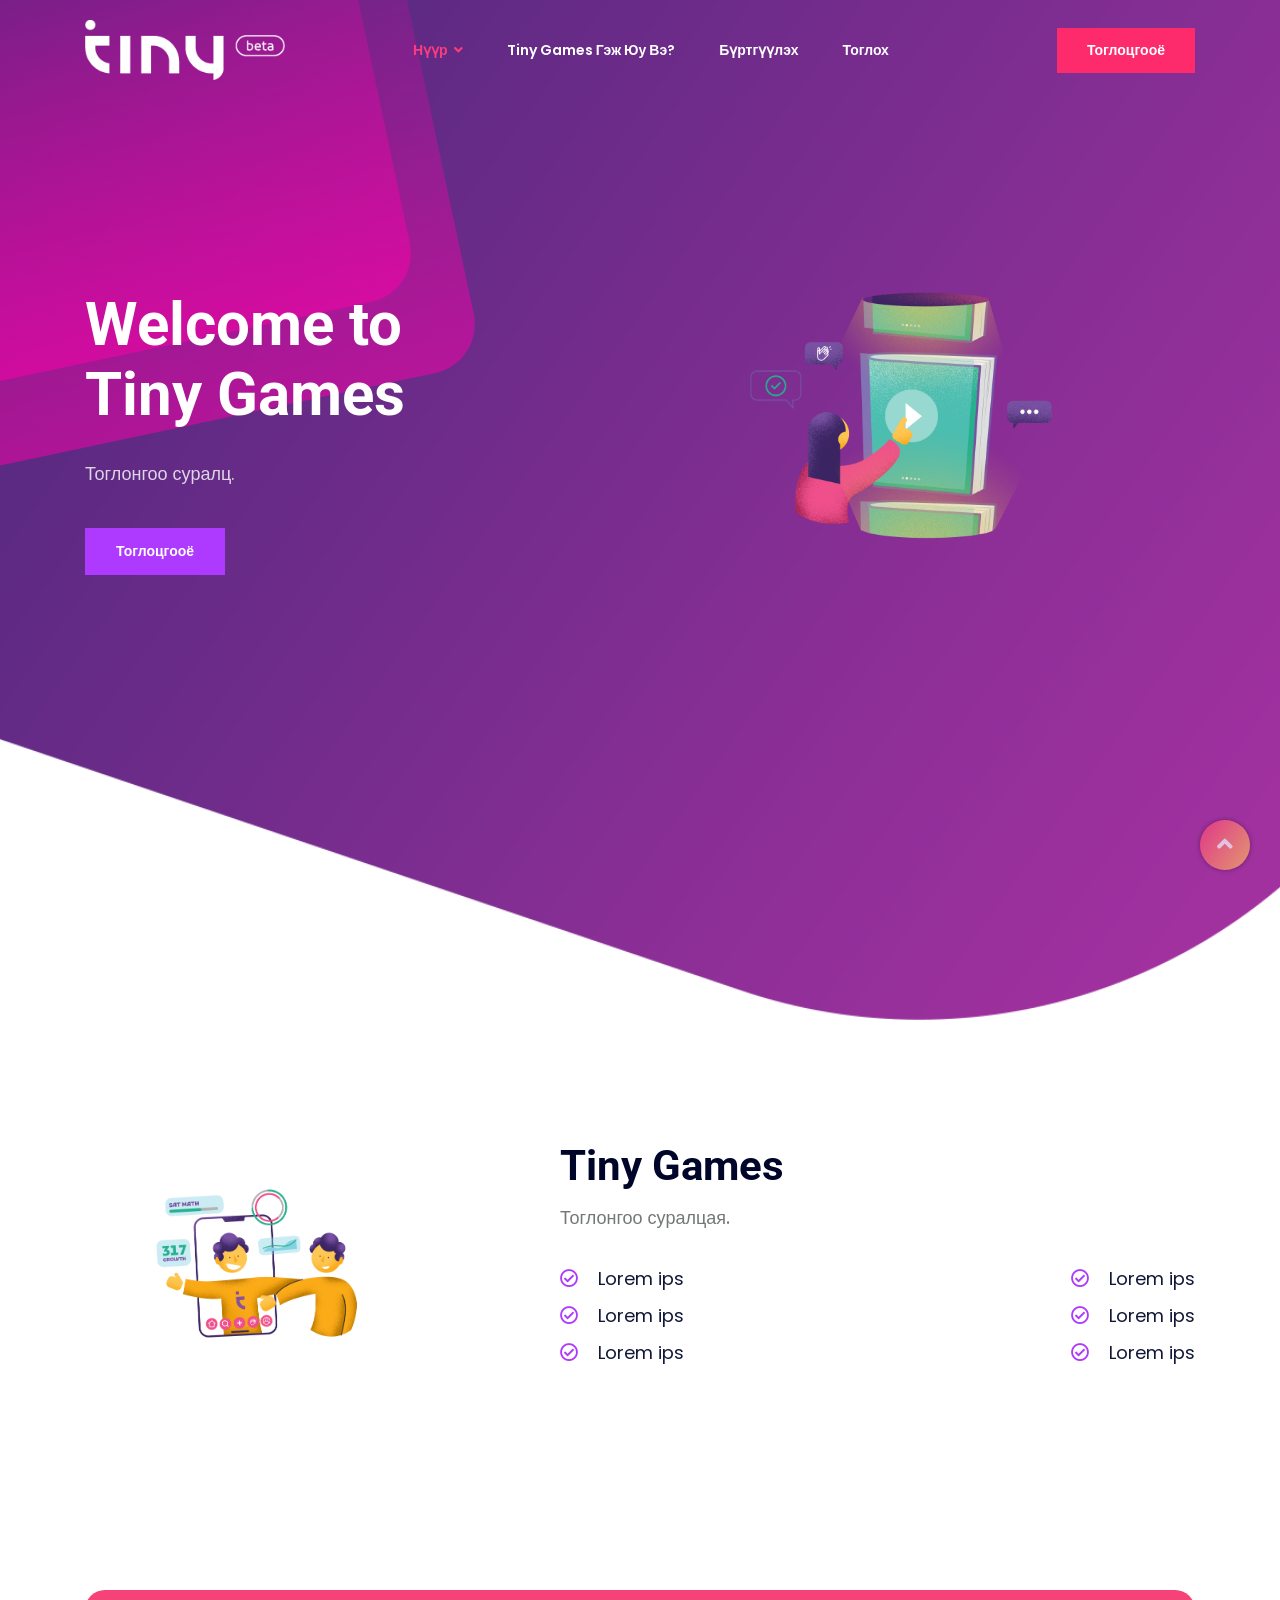
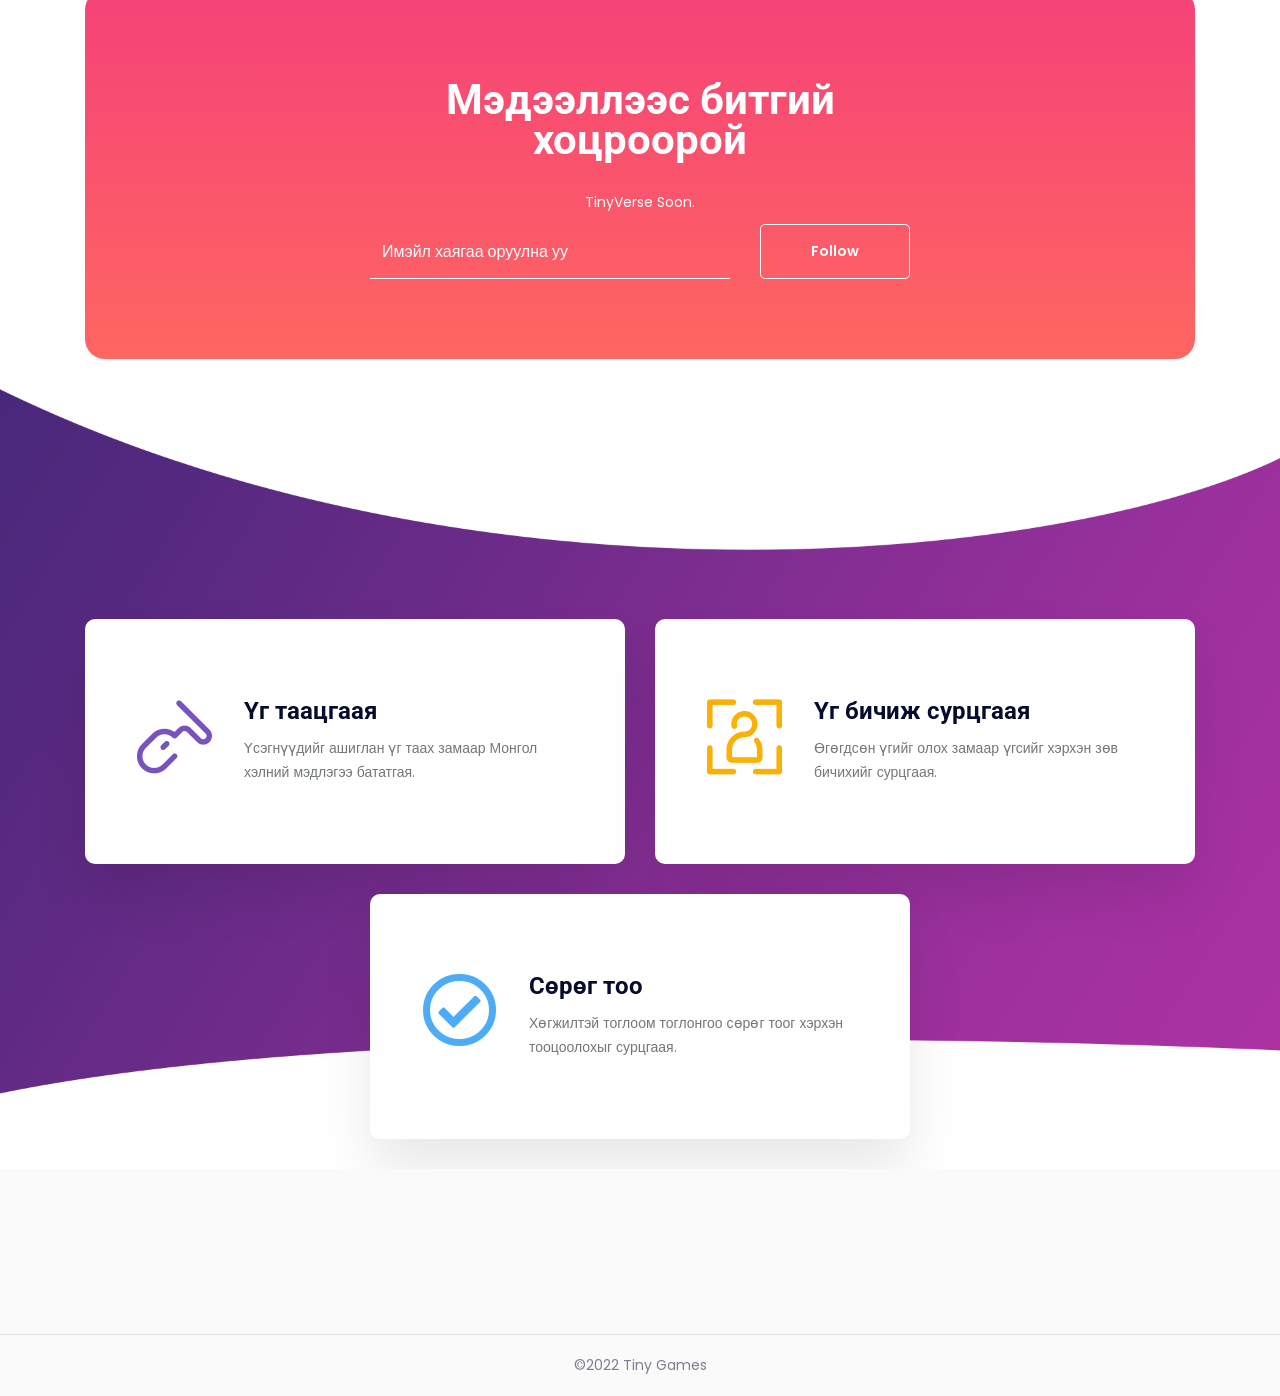
<file: index.html>
<!DOCTYPE html>
<html lang="en">

<head>
    <meta charset="UTF-8">
    <meta name="viewport" content="width=device-width, initial-scale=1.0">
    <meta http-equiv="X-UA-Compatible" content="IE=edge" />
    <meta http-equiv="X-UA-Compatible" content="ie=edge">
    <title> Tiny games </title>
    <!-- favicon -->
    <link rel=icon href=favicon.ico sizes="20x20" type="image/png">
    <!-- animate -->
    <link rel="stylesheet" href="assets/css/animate.css">
    <!-- bootstrap -->
    <link rel="stylesheet" href="assets/css/bootstrap.min.css">
    <!-- magnific popup -->
    <link rel="stylesheet" href="assets/css/magnific-popup.css">
    <!-- owl carousel -->
    <link rel="stylesheet" href="assets/css/owl.carousel.min.css">
    <!-- fontawesome -->
    <link rel="stylesheet" href="assets/css/font-awesome.min.css">
    <!-- flaticon -->
    <link rel="stylesheet" href="assets/css/flaticon.css">
    <!-- Hover CSS -->
    <link rel="stylesheet" href="assets/css/hover-min.css">
    <!-- Main Stylesheet -->
    <link rel="stylesheet" href="assets/css/style.css">
    <!-- responsive Stylesheet -->
    <link rel="stylesheet" href="assets/css/responsive.css">

</head> 

<!-- 7851A2
EF518B -->

<body>
    <!-- preloader area start -->
    <div class="preloader" id="preloader">
        <div class="preloader-inner">
            <div></div>
            <hr/>
        </div>
    </div>
    <!-- preloader area end -->
    <div class="header-style-01">
        <!-- support bar area end -->
        <nav class="navbar navbar-area navbar-expand-lg nav-style-02">
            <div class="container nav-container gym-nav">
                <div class="responsive-mobile-menu">
                    <div class="logo-wrapper">
                        <a href="index.html" class="logo">
                            <img src="assets/img/logo-02.png" alt="">
                        </a>
                    </div>
                    <button class="navbar-toggler" type="button" data-toggle="collapse" data-target="#bizcoxx_main_menu" aria-expanded="false" aria-label="Toggle navigation">
                        <span class="navbar-toggler-icon"></span>
                    </button>
                </div>
                <div class="collapse navbar-collapse" id="bizcoxx_main_menu">
                    <ul class="navbar-nav">
                        <li class="menu-item-has-children current-menu-item">
                            <a href="#">Нүүр</a>
                            <ul class="sub-menu">
                             
                                <!-- <li><a href="index-8.html"> Нүүр </a></li> -->
                                
                            </ul>
                        </li>
                        <!-- <li class="menu-item-has-children">
                            <a href="#">Pages</a>
                            <ul class="sub-menu"> -->
                                <!-- <li><a href="about.html">About Us</a></li>
                                <li><a href="contact.html">Contact Us</a></li>
                                <li><a href="service.html">Services</a></li>
                                <li><a href="how-it-work.html">How it work</a></li>
                                <li><a href="faq.html">FAQs</a></li>
                                <li><a href="coming-soon.html">Coming Soon</a></li> -->
                            <!-- </ul>
                        </li> -->
                        <li><a href="#"> Tiny Games гэж юу вэ? </a></li>
                        <li><a href="#how"> Бүртгүүлэх </a></li>
                        <li><a href="#overview"> Тоглох </a></li>
                    </ul>
                </div>
                <div class="nav-right-content">
                    <div class="btn-wrapper">
                        <a href="#" class="boxed-btn btn-gym reverse-color"> Тоглоцгооё </a>
                    </div>
                </div>
            </div>
        </nav>
        <!-- navbar area end -->
    </div>
    <div class="header-area header-gym header-bg" style="background-image:url(assets/img/header-slider/gym/bg.png);">
        <div class="shape"></div>
        <div class="shape-02"></div>
        <div class="gym-bg-img wow animate__animated animate__zoomIn" data-parallax='{"x": 220, "y": 150}' style="background-image:url(assets/img/header-slider/gym/01.png);"></div>
        <div class="container">
            <div class="row">
                <div class="col-lg-7">
                    <div class="header-inner">
                        <!-- header inner -->
                        <h1 class="title"> Welcome to <br> Tiny Games </h1>
                        <p> Тоглонгоо суралц. </p>
                        <div class="btn-wrapper padding-top-30">
                            <a href="#" class="boxed-btn btn-gym"> Тоглоцгооё </a>
                        </div>
                    </div>
                    <!-- //.header inner -->
                </div>
            </div>
        </div>
    </div>
    <!-- One of the top fitness app -->

    
    <div class="fitness-app-area padding-top-120">
        <div class="container">
            <div class="row">
                <div class="col-lg-4">
                    <div class="fitness-app-img wow animate__animated animate__zoomIn" style="background-image: url(assets/img/gym/01.png);"></div>
                </div>
                <div class="col-lg-7 offset-lg-1">
                    <div class="section-title gym padding-bottom-25">
                        <h4 class="title"> Tiny Games </h4>
                        <p> Тоглонгоо суралцая. </p>
                    </div>
                    <div class="content-wrap">
                        <ul class="content">
                            <li><i class="far fa-check-circle"></i>Lorem ips</li>
                            <li><i class="far fa-check-circle"></i>Lorem ips</li>
                            <li><i class="far fa-check-circle"></i>Lorem ips</li>
                        </ul>
                        <ul class="content">
                            <li><i class="far fa-check-circle"></i>Lorem ips</li>
                            <li><i class="far fa-check-circle"></i>Lorem ips</li>
                            <li><i class="far fa-check-circle"></i>Lorem ips</li>
                        </ul>
                    </div>
                    <div class="apps-download">
                        <!-- <div class="download-img">
                            <a href=""> <img src="assets/img/download/01.png" alt=""></a>
                        </div>
                        <div class="download-img style-01">
                            <a href=""> <img src="assets/img/download/02.png" alt=""></a>
                        </div> -->
                    </div>
                </div>
            </div>
        </div>
    </div>

    <div class="call-to-action-area bg-image">
        <div class="container">
            <div class="call-to-action-inner style-06">
                <div class="row justify-content-center">
                    <div class="col-lg-6">
                        <h2 class="title"> Мэдээллээс битгий хоцроорой </h2>
                        <p class="subtitle">  TinyVerse Soon.</p>
                        <form class="subscribe-form" action="index.html">
                            <div class="form-group">
                                <input type="text" class="form-control" placeholder="Имэйл хаягаа оруулна уу">
                            </div>
                            <button type="submit" class="submit-btn"> Follow </button>
                        </form>
                    </div>
                </div>
            </div>
        </div>
    </div>


    <!-- Your Daily Workout App -->
    <div class="daily-workout-area section-wrapper bg-image padding-top-600" style="background-image: url(assets/img/bg/gym/bg.png);">
        <div class="container">
            <div class="row">
                <div class="col-lg-6">
                    <a href="spelling_bee.html">

                        <div class="single-workout-item">
                        <div class="icon">
                            <i class="flaticon-mouse"></i>
                        </div>
                        <div class="content">
                            <h4 class="title"> Үг таацгаая </h4>
                            <p> Үсэгнүүдийг ашиглан үг таах замаар Монгол хэлний мэдлэгээ бататгая. </p>
                        </div>
                         </div>
                    </a>
                </div>
                <div class="col-lg-6">

                    <a href="https://mondle.vercel.app/">
                    <div class="single-workout-item">
                        <div class="icon style-01">
                            <i class="flaticon-user"></i>
                        </div>
                        <div class="content">
                            <h4 class="title"> Үг бичиж сурцгаая </h4>
                            <p> Өгөгдсөн үгийг олох замаар үгсийг хэрхэн зөв бичихийг сурцгаая. </p>
                        </div>
                    </div>
                </a>
                </div>
                <div class="col-lg-6 offset-lg-3">
                    <a href="index1.html">
                    <div class="single-workout-item">
                        <div class="icon style-02">
                            <i class="far fa-check-circle"></i>
                        </div>
                        <div class="content">
                            <h4 class="title"> Сөрөг тоо  </h4>
                            <p> Хөгжилтэй тоглоом тоглонгоо сөрөг тоог хэрхэн тооцоолохыг сурцгаая. </p>
                        </div>
                    </div>
                    
                    </a>
                </div>
            </div>
        </div>
    </div>
    <!--Online Ordering -->
    <!-- <div id="overview" class="online-order-area padding-bottom-120 padding-top-120">
        <div class="container">
            <div class="row">
                <div class="col-lg-6">
                    <div class="section-title gym padding-bottom-25">
                        <h4 class="title">Simply Work It</h4>
                        <p>Each time a digital asset is purchased or sold, Sequoir donates a percentage of the fees back into the development </p>
                    </div>
                    <ul class="content">
                        <li><i class="fas fa-check-circle"></i>Each time a digital asset is purchased or sold</li>
                        <li><i class="fas fa-check-circle"></i>Boost engagement with an experience</li>
                        <li><i class="fas fa-check-circle"></i>Promote your company culture</li>
                    </ul>
                    <div class="btn-wrapper padding-top-30">
                        <a href="#" class="boxed-btn btn-gym reverse-color">Try For Free</a>
                    </div>
                </div>
                <div class="col-lg-6">
                    <div class="food-img wow animate__animated animate__backInUp bg-image" data-parallax='{"x": 100, "y": 0}' style="background-image: url(assets/img/take-control/01.png);"></div>
                </div>
            </div>
        </div>
    </div> -->
    <!--Delight customers-->
    <!-- <div class="delight-customers-area padding-bottom-120">
        <div class="container">
            <div class="row">
                <div class="col-lg-6">
                    <div class="food-img wow animate__animated animate__backInDown bg-image" data-parallax='{"x": 100, "y": 0}' style="background-image: url(assets/img/take-control/02.png);"></div>
                </div>
                <div class="col-lg-6">
                    <div class="section-title gym padding-bottom-25">
                        <h4 class="title">Take control </h4>
                        <p>Each time a digital asset is purchased or sold, Sequoir donates a percentage of the fees back into the development </p>
                    </div>
                    <ul class="content">
                        <li><i class="fas fa-check-circle"></i>Each time a digital asset is purchased or sold</li>
                        <li><i class="fas fa-check-circle"></i>Boost engagement with an experience</li>
                        <li><i class="fas fa-check-circle"></i>Promote your company culture</li>
                    </ul>
                    <div class="btn-wrapper padding-top-30">
                        <a href="#" class="boxed-btn btn-gym reverse-color">Try For Free</a>
                    </div>
                </div>
            </div>
        </div>
    </div> -->
    <!-- testimonial area start  -->
    <!-- <section class="testimonial-area bg-image-02 padding-top-120 padding-bottom-120" style="background-image: url(assets/img/bg/gym/bg-02.png);">
        <div class="container">
            <div class="row justify-content-center">
                <div class="col-lg-8">
                    <div class="section-title white desktop-center padding-bottom-40">
                        <h3 class="title social-title">Customers Reviews</h3>
                        <p>Each time a digital asset is purchased or sold, Sequoir donates a percentage .</p>
                    </div>
                </div>
            </div>
            <div class="row">
                <div class="col-lg-12">
                    <div class="testimonial-carousel-area">
                        <div class="testimonial-carousel">
                            <div class="single-testimonial-item-07">
                                <div class="icon">
                                    <i class="flaticon-right-quotation-mark"></i>
                                </div>
                                <div class="content">
                                    <p class="description">we’ve centralized all of our scientific data. It has significantly facilitated deeper insights from data and helped us move.</p>
                                    <div class="author-details">
                                        <div class="author-meta">
                                            <h4 class="title">Jonathon Doe</h4>
                                            <div class="designation">CEO, Oxo Startup</div>
                                        </div>
                                    </div>
                                </div>
                            </div>
                            <div class="single-testimonial-item-07">
                                <div class="icon">
                                    <i class="flaticon-right-quotation-mark"></i>
                                </div>
                                <div class="content">
                                    <p class="description">we’ve centralized all of our scientific data. It has significantly facilitated deeper insights from data and helped us move.</p>
                                    <div class="author-details">
                                        <div class="author-meta">
                                            <h4 class="title">Jonathon Doe</h4>
                                            <div class="designation">CEO, Oxo Startup</div>
                                        </div>
                                    </div>
                                </div>
                            </div>
                            <div class="single-testimonial-item-07">
                                <div class="icon">
                                    <i class="flaticon-right-quotation-mark"></i>
                                </div>
                                <div class="content">
                                    <p class="description">we’ve centralized all of our scientific data. It has significantly facilitated deeper insights from data and helped us move.</p>
                                    <div class="author-details">
                                        <div class="author-meta">
                                            <h4 class="title">Jonathon Doe</h4>
                                            <div class="designation">CEO, Oxo Startup</div>
                                        </div>
                                    </div>
                                </div>
                            </div>
                        </div>
                    </div>
                </div> -->
            <!-- </div>
        </div>
    </section> -->
    <!-- testimonial area end -->
    <!-- <div class="offer-area padding-bottom-200 padding-top-640 bg-image" style="background-image: url(assets/img/bg/gym/bg-03.png);">
        <div class="container">
            <div class="row justify-content-center">
                <div class="col-lg-8">
                    <div class="section-title gym desktop-center">
                        <h3 class="title">See Why Millions - Students, Families, Beginners & Athletes - Have ximas</h3>
                        <div class="btn-wrapper margin-top-30">
                            <div class="boxed-btn btn-gym reverse-color">Gets Started For free</div>
                        </div>
                    </div>
                </div>
            </div>
        </div>
    </div> -->
    <!-- Blog Section  -->
    <!-- <section class="blog-area padding-bottom-45">
        <div class="container">
            <div class="row justify-content-center">
                <div class="col-lg-5">
                    <div class="section-title gym desktop-center padding-bottom-50">
                        <h3 class="title">Health Tips & Blog</h3>
                    </div>
                </div>
            </div>
            <div class="row">
                <div class="col-md-6 col-lg-4">
                    <div class="single-blog-grid-01 margin-bottom-30">
                        <div class="thumb">
                            <img src="assets/img/blog/01.jpg" alt="blog image">
                            <div class="news-date style-01">
                                <h5 class="title">05 May, 2020</h5>
                            </div>
                        </div>
                        <div class="content">
                            <h4 class="title"><a href="#">See How People Are Using Your Website With Hotjar
                                </a></h4>
                            <p>We're known for one thing every where we go excellent customer experiences purpose. </p>
                        </div>
                    </div>
                </div>
                <div class="col-md-6 col-lg-4">
                    <div class="single-blog-grid-01 margin-bottom-30">
                        <div class="thumb">
                            <img src="assets/img/blog/03.jpg" alt="blog image">
                            <div class="news-date style-01">
                                <h5 class="title">05 May, 2020</h5>
                            </div>
                        </div>
                        <div class="content">
                            <h4 class="title"><a href="#">5 Tips to Write Your Own Website Copy
                                </a></h4>
                            <p>We're known for one thing every where we go excellent customer experiences purpose. </p>
                        </div>
                    </div>
                </div>
                <div class="col-md-6 col-lg-4">
                    <div class="single-blog-grid-01 margin-bottom-30">
                        <div class="thumb">
                            <img src="assets/img/blog/02.jpg" alt="blog image">
                            <div class="news-date style-01">
                                <h5 class="title">05 May, 2020</h5>
                            </div>
                        </div>
                        <div class="content">
                            <h4 class="title"><a href="#">5 Brilliant Apps That Will Make Your Life Better
                                </a></h4>
                            <p>We're known for one thing every where we go excellent customer experiences purpose. </p>
                        </div>
                    </div>
                </div>
            </div>
        </div>
    </section> -->
    <!-- footer area start -->
    <footer class="footer-area">
        <div class="footer-top style-04 padding-top-85 padding-bottom-50">
            <div class="container">
                <div class="row">
                    <div class="col-lg-4 col-md-6 col-sm-6">
                        <div class="footer-widget widget">
                            <!-- <div class="about_us_widget">
                                <a href="index.html" class="footer-logo"> <img src="assets/img/logo.png" alt="footer logo"></a>
                            </div> -->
                        </div>
                        <!-- <div class="widget widget_nav_menu">
                            <p>Follow us on</p>
                            <ul class="social_share style-01">
                                <li><a href="#"><i class="fab fa-linkedin-in"></i></a></li>
                                <li><a href="#"><i class="fab fa-facebook-f"></i></a></li>
                                <li><a href="#"><i class="fab fa-twitter"></i></a></li>
                                <li><a href="#"><i class="fab fa-twitter"></i></a></li>
                            </ul>
                        </div> -->
                    </div>
                    <!-- <div class="col-lg-2 col-md-6 col-sm-6">
                        <div class="footer-widget style-01 widget widget_nav_menu">
                            <h4 class="widget-title">Company</h4>
                            <ul>
                                <li><a href="#">About Us</a></li>
                                <li><a href="#">Features</a></li>
                                <li><a href="#">Pricing</a></li>
                            </ul>
                        </div>
                    </div>
                    <div class="col-lg-2 col-md-6 col-sm-6">
                        <div class="footer-widget style-01 widget widget_nav_menu">
                            <h4 class="widget-title">Products</h4>
                            <ul>
                                <li><a href="#">Blog</a></li>
                                <li><a href="#">Help Center</a></li>
                                <li><a href="#">Contact</a></li>
                            </ul>
                        </div>
                    </div>
                    <div class="col-lg-2 col-md-6 col-sm-6">
                        <div class="footer-widget style-01 widget widget_nav_menu">
                            <h4 class="widget-title">Resources</h4>
                            <ul>
                                <li><a href="#">FAQ’S</a></li>
                                <li><a href="#">Testimonial</a></li>
                                <li><a href="#">Terms & Conditions</a></li>
                            </ul>
                        </div>
                    </div> -->
                    <!-- <div class="col-lg-2 col-md-6 col-sm-6">
                        <div class="footer-widget widget widget_nav_menu">
                            <div class="download-link margin-bottom-20">
                                <a href="#">
                                    <img src="assets/img/download/01.png" alt="">
                                </a>
                            </div>
                            <div class="download-link">
                                <a href="#">
                                    <img src="assets/img/download/02.png" alt="">
                                </a>
                            </div>
                        </div>
                    </div> -->
                </div>
            </div>
        </div>
        <div class="copyright-area style-03">
            <div class="container">
                <div class="row">
                    <div class="col-lg-12">
                        <div class="copyright-area-inner">
                            ©2022 Tiny Games
                        </div>
                    </div>
                </div>
            </div>
        </div>
    </footer>
    <!-- footer area end -->



    <!-- back to top area start -->
    <div class="back-to-top">
        <span class="back-top"><i class="fa fa-angle-up"></i></span>
    </div>
    <!-- back to top area end -->


    <!-- jquery -->
    <script src="assets/js/jquery-2.2.4.min.js"></script>
    <!-- bootstrap -->
    <script src="assets/js/bootstrap.min.js"></script>
    <!-- magnific popup -->
    <script src="assets/js/jquery.magnific-popup.js"></script>
    <!-- wow -->
    <script src="assets/js/wow.min.js"></script>
    <!-- owl carousel -->
    <script src="assets/js/owl.carousel.min.js"></script>
    <!-- waypoint -->
    <script src="assets/js/waypoints.min.js"></script>
    <!-- counterup -->
    <script src="assets/js/jquery.counterup.min.js"></script>
    <!-- Water effect -->
    <script src="assets/js/jquery.ripples-min.js"></script>
    <!-- VanillaTilt effect -->
    <script src="assets/js/tilt.jquery.js"></script>
    <!-- imageloaded -->
    <script src="assets/js/imagesloaded.pkgd.min.js"></script>
    <!-- isotope -->
    <script src="assets/js/isotope.pkgd.min.js"></script>
    <!-- parallax js -->
    <script src="assets/js/parallax.js"></script>
    <!-- main js -->
    <script src="assets/js/main.js"></script>

</body>

</html>
</file>
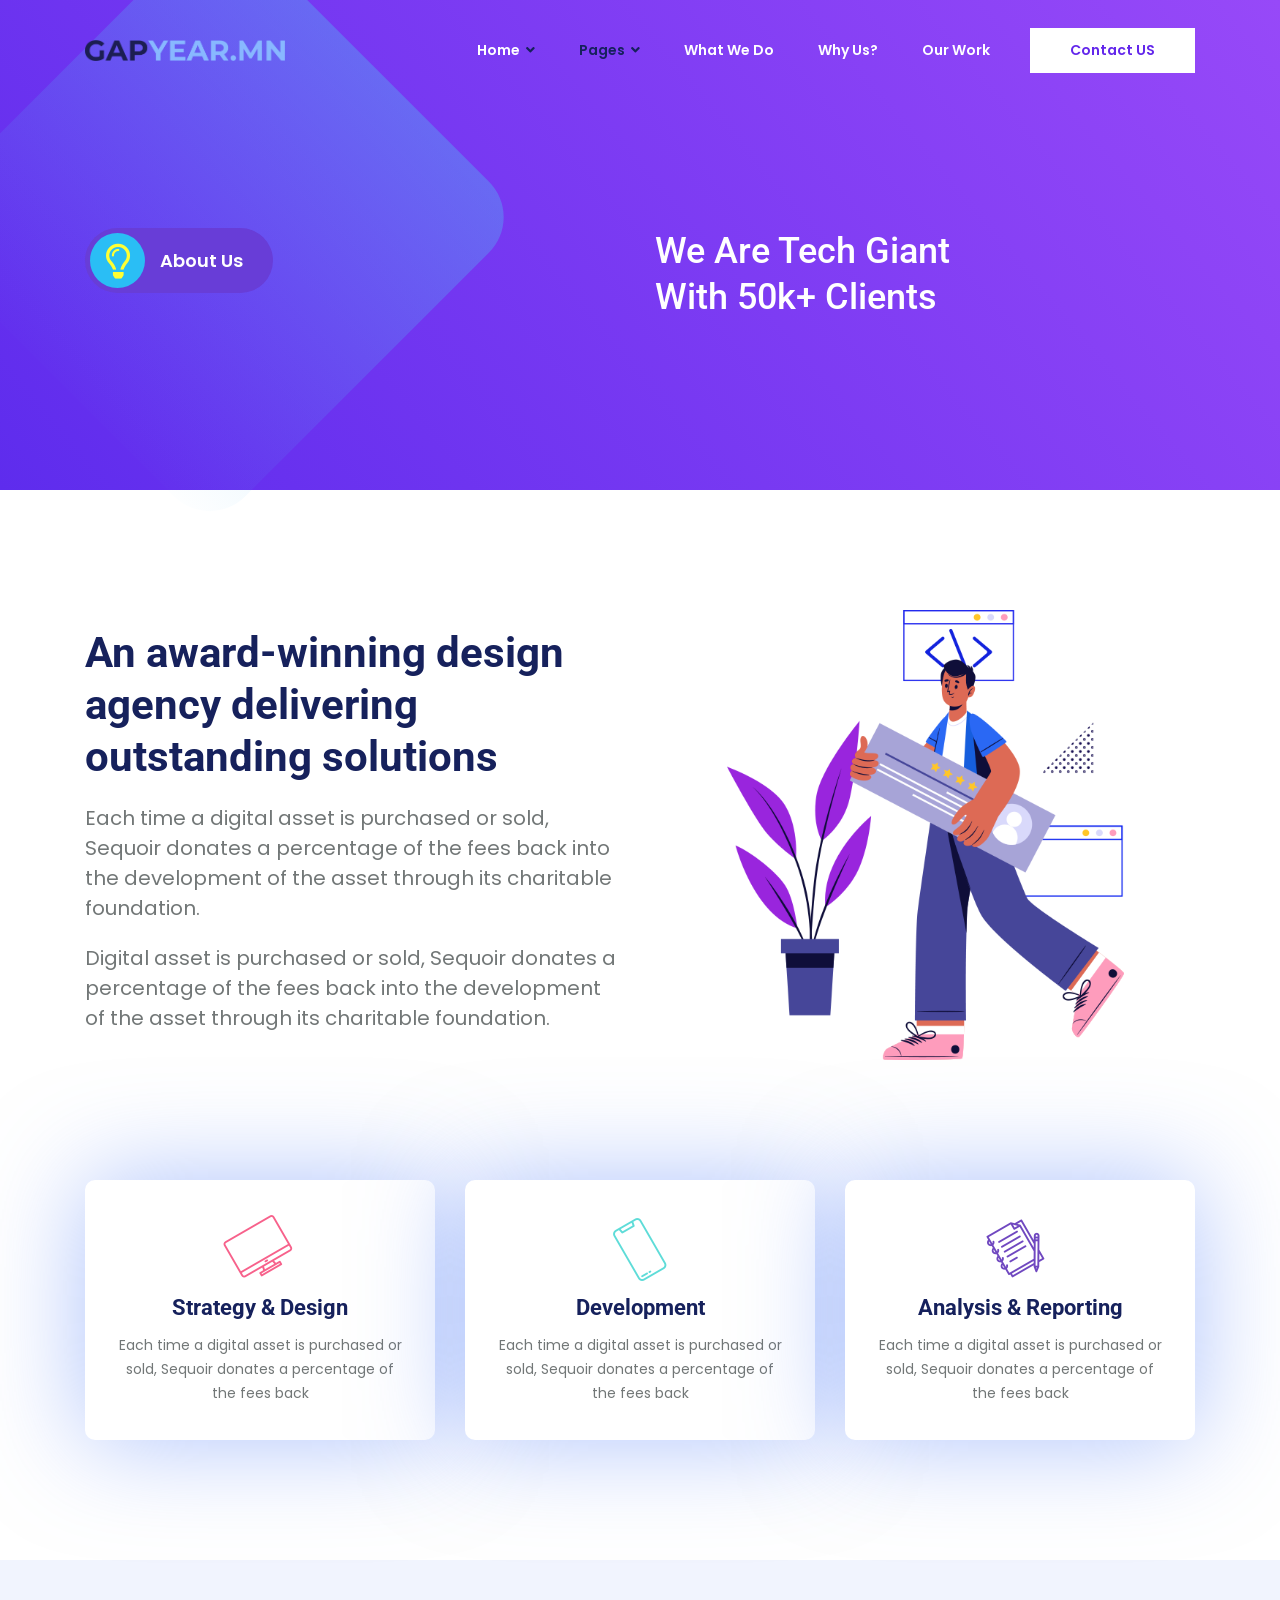
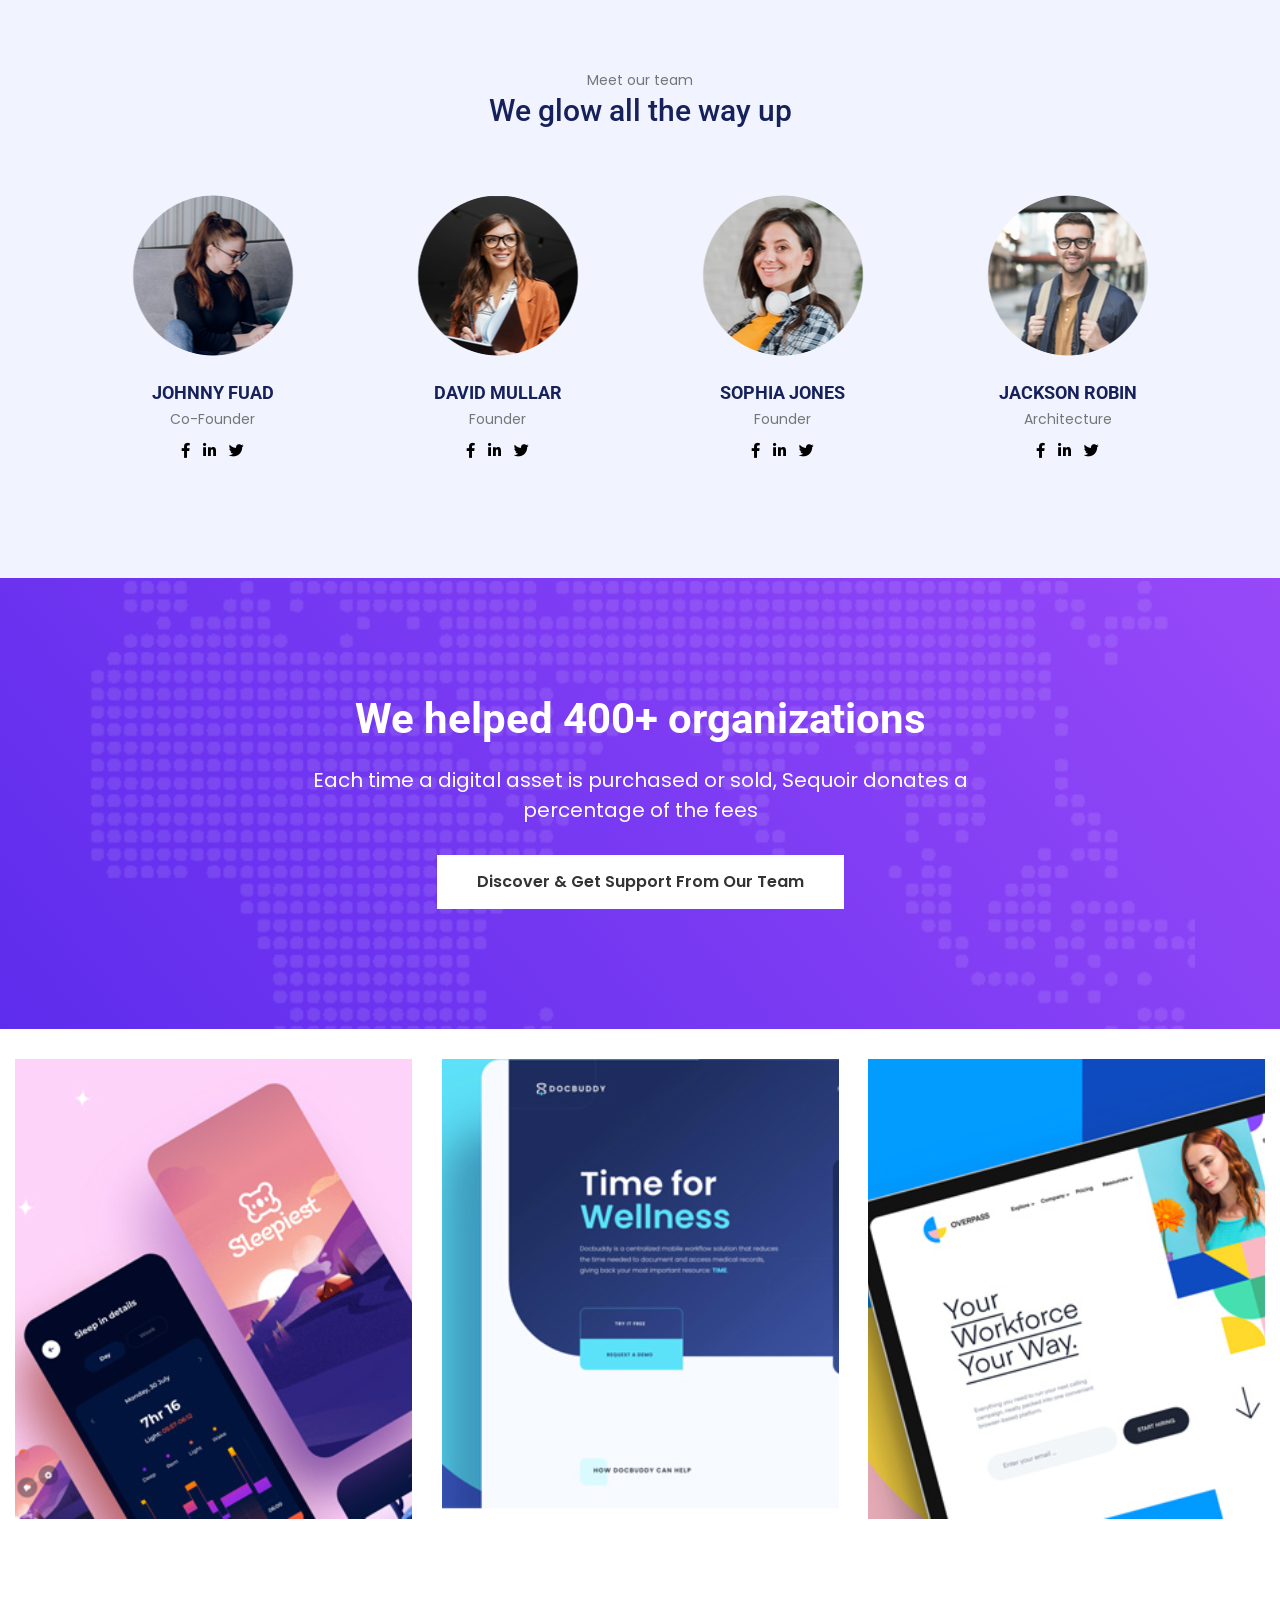
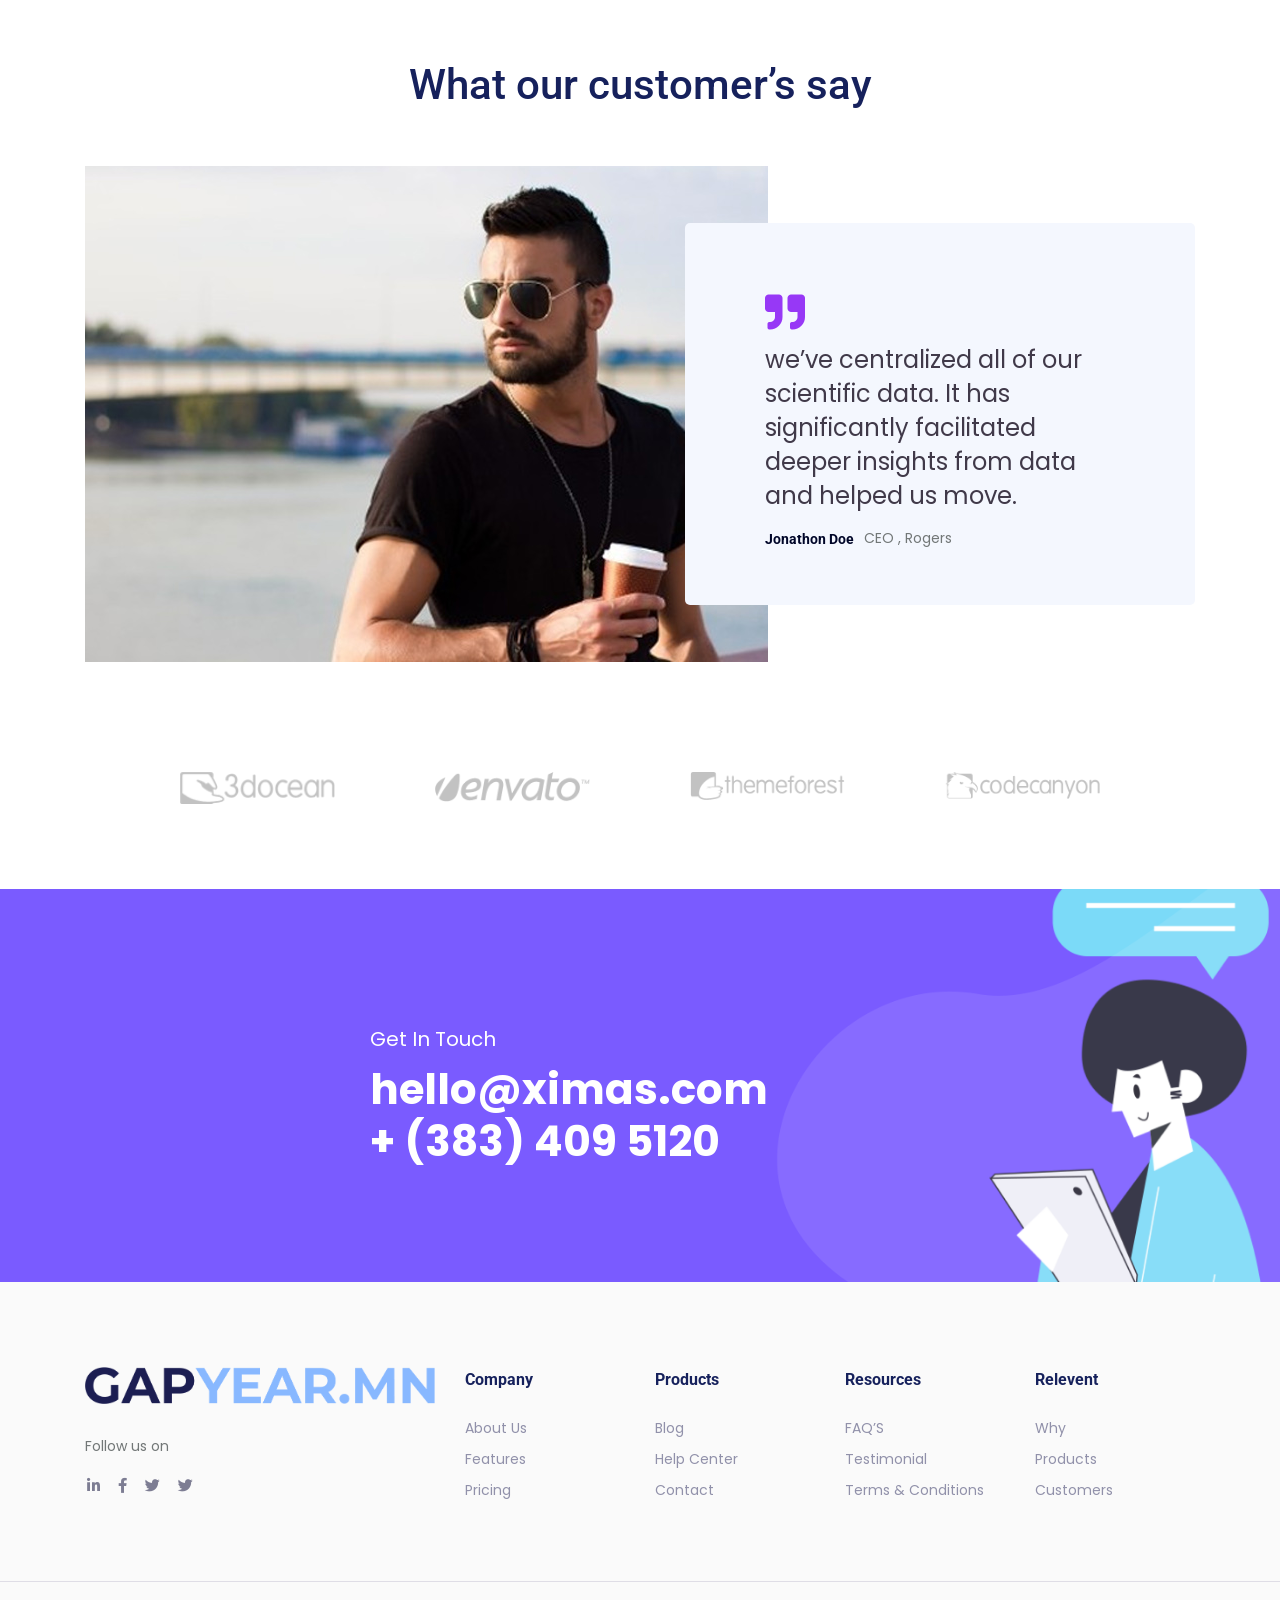
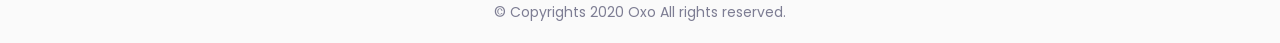
<file: about.html>
<!DOCTYPE html>
<html lang="en">

<head>
    <meta charset="UTF-8">
    <meta name="viewport" content="width=device-width, initial-scale=1.0">
    <meta http-equiv="X-UA-Compatible" content="IE=edge" />
    <meta http-equiv="X-UA-Compatible" content="ie=edge">
    <title> Gapyear.mn | Gapyear community </title>
    <!-- favicon -->
    <link rel=icon href=favicon.ico sizes="20x20" type="image/png">
    <!-- animate -->
    <link rel="stylesheet" href="assets/css/animate.css">
    <!-- bootstrap -->
    <link rel="stylesheet" href="assets/css/bootstrap.min.css">
    <!-- magnific popup -->
    <link rel="stylesheet" href="assets/css/magnific-popup.css">
    <!-- owl carousel -->
    <link rel="stylesheet" href="assets/css/owl.carousel.min.css">
    <!-- fontawesome -->
    <link rel="stylesheet" href="assets/css/font-awesome.min.css">
    <!-- flaticon -->
    <link rel="stylesheet" href="assets/css/flaticon.css">
    <!-- Hover CSS -->
    <link rel="stylesheet" href="assets/css/hover-min.css">
    <!-- Main Stylesheet -->
    <link rel="stylesheet" href="assets/css/style.css">
    <!-- responsive Stylesheet -->
    <link rel="stylesheet" href="assets/css/responsive.css">

</head>

<body>
    <!-- preloader area start -->
    <div class="preloader" id="preloader">
        <div class="preloader-inner">
            <div></div>
            <hr/>
        </div>
    </div>
    <!-- preloader area end -->
    <div class="header-style-01">
        <!-- support bar area end -->
        <nav class="navbar navbar-area navbar-expand-lg nav-style-02">
            <div class="container nav-container inner-nav">
                <div class="responsive-mobile-menu">
                    <div class="logo-wrapper">
                        <a href="index.html" class="logo">
                            <img src="assets/img/logo.png" alt="">
                        </a>
                    </div>
                    <button class="navbar-toggler" type="button" data-toggle="collapse" data-target="#bizcoxx_main_menu" aria-expanded="false" aria-label="Toggle navigation">
                        <span class="navbar-toggler-icon"></span>
                    </button>
                </div>
                <div class="collapse navbar-collapse" id="bizcoxx_main_menu">
                    <ul class="navbar-nav">
                        <li class="menu-item-has-children">
                            <a href="#">Home</a>
                            <ul class="sub-menu">
                                <li><a href="index.html">Home 01</a></li>
                                <li><a href="index-2.html">Home 02</a></li>
                                <li><a href="index-3.html">Home 03</a></li>
                                <li><a href="index-4.html">Home 04</a></li>
                                <li><a href="index-5.html">Home 05</a></li>
                                <li><a href="index-6.html">Home 06</a></li>
                                <li><a href="index-7.html">Home 07</a></li>
                                <li><a href="index-8.html">Home 08</a></li>
                                <li><a href="index-9.html">Home 09</a></li>
                                <li><a href="index-10.html">Home 10</a></li>
                                <li><a href="index-11.html">Home 11</a></li>
                            </ul>
                        </li>
                        <li class="menu-item-has-children current-menu-item">
                            <a href="#">Pages</a>
                            <ul class="sub-menu">
                                <li><a href="about.html">About Us</a></li>
                                <li><a href="contact.html">Contact Us</a></li>
                                <li><a href="service.html">Services</a></li>
                                <li><a href="how-it-work.html">How it work</a></li>
                                <li><a href="faq.html">FAQs</a></li>
                                <li><a href="coming-soon.html">Coming Soon</a></li>
                            </ul>
                        </li>
                        <li><a href="#what">What we do</a></li>
                        <li><a href="#why">Why us?</a></li>
                        <li><a href="#work">Our work</a></li>
                    </ul>
                </div>
                <div class="nav-right-content">
                    <div class="btn-wrapper">
                        <a href="#" class="boxed-btn btn-brand white">Contact US</a>
                    </div>
                </div>
            </div>
        </nav>
        <!-- navbar area end -->
    </div>
    <!-- Breadcrumb Area -->
    <div class="breadcrumb-area  margin-bottom-120">
        <div class="shape"></div>
        <div class="container">
            <div class="row">
                <div class="col-lg-6">
                    <div class="breadcrumb-inner">
                        <div class="icon">
                            <i class="far fa-lightbulb"></i>
                            <p>About Us</p>
                        </div>
                    </div>
                </div>
                <div class="col-lg-6">
                    <div class="breadcrumb-inner">
                        <h2 class="page-title">We are tech giant with 50k+ clients
                        </h2>
                    </div>
                </div>
            </div>
        </div>
    </div>
    <!-- who-we-are  -->
    <div id="why" class="unique-project-area">
        <div class="container">
            <div class="row">
                <div class="col-lg-6">
                    <div class="unique-content-area">
                        <div class="section-title brand">
                            <h4 class="title">An award-winning design agency delivering outstanding solutions
                            </h4>
                            <p>Each time a digital asset is purchased or sold, Sequoir donates a percentage of the fees back into the development of the asset through its charitable foundation.</p>
                            <p>
                                Digital asset is purchased or sold, Sequoir donates a percentage of the fees back into the development of the asset through its charitable foundation.</p>
                        </div>
                    </div>
                </div>
                <div class="col-lg-6">
                    <div class="shape">
                        <div class="build-img bg-image-02 wow animate__ animate__backInUp animated" style="background-image: url(&quot;assets/img/unique-project/01.png&quot;); visibility: visible; animation-name: backInUp;"></div>
                    </div>
                </div>
            </div>
        </div>
    </div>

    <!-- Map Area -->
    <div id="what" class="build-area padding-top-120 padding-bottom-90">
        <div class="container">
            <div class="row">
                <div class="col-lg-4 col-md-6">
                    <div class="single-icon-box-04">
                        <div class="icon">
                            <i class="flaticon-monitor-1"></i>
                        </div>
                        <div class="content">
                            <h3 class="title">Strategy &amp; Design</h3>
                            <p>Each time a digital asset is purchased or sold, Sequoir donates a percentage of the fees back </p>
                        </div>
                    </div>
                </div>
                <div class="col-lg-4 col-md-6">
                    <div class="single-icon-box-04">
                        <div class="icon style-01">
                            <i class="flaticon-smartphone-1"></i>
                        </div>
                        <div class="content">
                            <h3 class="title">Development</h3>
                            <p>Each time a digital asset is purchased or sold, Sequoir donates a percentage of the fees back </p>
                        </div>
                    </div>
                </div>
                <div class="col-lg-4 col-md-6">
                    <div class="single-icon-box-04">
                        <div class="icon style-02">
                            <i class="flaticon-notebook"></i>
                        </div>
                        <div class="content">
                            <h3 class="title">Analysis &amp; Reporting</h3>
                            <p>Each time a digital asset is purchased or sold, Sequoir donates a percentage of the fees back </p>
                        </div>
                    </div>
                </div>
            </div>
        </div>
    </div>
    <!-- Our Team Section -->
    <section class="creative-team padding-top-110 padding-bottom-85">
        <div class="container">
            <div class="row justify-content-center">
                <div class="col-lg-8">
                    <div class="section-title desktop-center padding-bottom-50">
                        <span class="subtitle">Meet our team</span>
                        <h2 class="title">We glow all the way up</h2>
                    </div>
                </div>
            </div>
            <div class="row">
                <div class="col-lg-3 col-sm-6">
                    <div class="team-single-item">
                        <div class="thumb">
                            <img src="assets/img/team/01.png" alt="">
                        </div>
                        <div class="content">
                            <h4 class="title">Johnny Fuad</h4>
                            <span>Co-Founder</span>
                            <div class="social-link style-02">
                                <ul>
                                    <li><a href="#"><i class="fab fa-facebook-f"></i></a></li>
                                    <li><a href="#"><i class="fab fa-linkedin-in"></i></a></li>
                                    <li><a href="#"><i class="fab fa-twitter"></i></a></li>
                                </ul>
                            </div>
                        </div>
                    </div>
                </div>
                <div class="col-lg-3 col-sm-6">
                    <div class="team-single-item">
                        <div class="thumb">
                            <img src="assets/img/team/02.png" alt="">
                        </div>
                        <div class="content">
                            <h4 class="title">David Mullar</h4>
                            <span>Founder</span>
                            <div class="social-link style-02">
                                <ul>
                                    <li><a href="#"><i class="fab fa-facebook-f"></i></a></li>
                                    <li><a href="#"><i class="fab fa-linkedin-in"></i></a></li>
                                    <li><a href="#"><i class="fab fa-twitter"></i></a></li>
                                </ul>
                            </div>
                        </div>
                    </div>
                </div>
                <div class="col-lg-3 col-sm-6">
                    <div class="team-single-item">
                        <div class="thumb">
                            <img src="assets/img/team/04.png" alt="">
                        </div>
                        <div class="content">
                            <h4 class="title">Sophia Jones</h4>
                            <span>Founder</span>
                            <div class="social-link style-02">
                                <ul>
                                    <li><a href="#"><i class="fab fa-facebook-f"></i></a></li>
                                    <li><a href="#"><i class="fab fa-linkedin-in"></i></a></li>
                                    <li><a href="#"><i class="fab fa-twitter"></i></a></li>
                                </ul>
                            </div>
                        </div>
                    </div>
                </div>
                <div class="col-lg-3 col-sm-6">
                    <div class="team-single-item">
                        <div class="thumb">
                            <img src="assets/img/team/03.png" alt="">
                        </div>
                        <div class="content">
                            <h4 class="title">Jackson Robin</h4>
                            <span>Architecture</span>
                            <div class="social-link style-02">
                                <ul>
                                    <li><a href="#"><i class="fab fa-facebook-f"></i></a></li>
                                    <li><a href="#"><i class="fab fa-linkedin-in"></i></a></li>
                                    <li><a href="#"><i class="fab fa-twitter"></i></a></li>
                                </ul>
                            </div>
                        </div>
                    </div>
                </div>
            </div>
        </div>
    </section>
    <!-- Our Portfolio -->
    <div class="organizations-header-section margin-bottom-30">
        <div class="container">
            <div class="organizations-header-wrap margin-bottom-30 bg-image" style="background-image: url(assets/img/map/map.png);">
                <div class="row justify-content-center">
                    <div class="col-lg-8">
                        <div class="section-title brand white desktop-center">
                            <h3 class="title">We helped 400+ organizations</h3>
                            <p>Each time a digital asset is purchased or sold, Sequoir donates a percentage of the fees</p>
                            <span>Discover &amp; Get Support From Our Team</span>
                        </div>
                    </div>
                </div>
            </div>
        </div>
    </div>
    <div class="our-organizations-area">
        <div class="container-fluid">
            <div class="row">
                <div class="col-lg-4 col-md-6">
                    <div class="hard-single-item-02 margin-bottom-30">
                        <div class="thumb water-effect" style="background-image: url(assets/img/hard-work/01.jpg);">
                            <div class="content">
                                <h4 class="title">Zenefits.com</h4>
                                <p class="catagory">Mobile App</p>
                            </div>
                        </div>
                    </div>
                </div>
                <div class="col-lg-4 col-md-6">
                    <div class="hard-single-item-02 margin-bottom-30">
                        <div class="thumb water-effect" style="background-image: url(assets/img/hard-work/02.jpg);">
                            <div class="content">
                                <h4 class="title">Ducbudy Redesign </h4>
                                <p class="catagory">Mobile App</p>
                            </div>
                        </div>
                    </div>
                </div>
                <div class="col-lg-4 col-md-6">
                    <div class="hard-single-item-02 margin-bottom-30">
                        <div class="thumb water-effect" style="background-image: url(assets/img/hard-work/03.jpg);">
                            <div class="content">
                                <h4 class="title">Zenefits.com</h4>
                                <p class="catagory">Mobile App</p>
                            </div>
                        </div>
                    </div>
                </div>
            </div>
        </div>
    </div>
    <!-- testimonial area start  -->
    <section class="testimonial-area padding-top-110">
        <div class="container">
            <div class="row justify-content-center">
                <div class="col-xl-6 col-lg-8">
                    <div class="section-title startup desktop-center margin-bottom-55">
                        <h3 class="title">What our customer’s say</h3>
                    </div>
                </div>
            </div>
            <div class="row justify-content-center">
                <div class="col-lg-12">
                    <div class="testimonial-carousel-area">
                        <div class="testimonial-carousel-two">
                            <div class="single-testimonial-item-08">
                                <div class="thumb">
                                    <img src="assets/img/testimonial/about/01.jpg" alt="">
                                </div>
                                <div class="content">
                                    <div class="content-wrap">
                                        <div class="icon">
                                            <i class="fas fa-quote-right"></i>
                                        </div>
                                        <p class="description">we’ve centralized all of our scientific data. It has significantly facilitated deeper insights from data and helped us move.</p>
                                        <div class="author-details">
                                            <div class="author-meta">
                                                <h4 class="title">Jonathon Doe</h4>
                                                <div class="designation">CEO , Rogers</div>
                                            </div>
                                        </div>
                                    </div>
                                </div>
                            </div>
                            <div class="single-testimonial-item-08">
                                <div class="thumb">
                                    <img src="assets/img/testimonial/about/01.jpg" alt="">
                                </div>
                                <div class="content">
                                    <div class="content-wrap">
                                        <div class="icon">
                                            <i class="fas fa-quote-right"></i>
                                        </div>
                                        <p class="description">we’ve centralized all of our scientific data. It has significantly facilitated deeper insights from data and helped us move.</p>
                                        <div class="author-details">
                                            <div class="author-meta">
                                                <h4 class="title">Jonathon Doe</h4>
                                                <div class="designation">CEO , Rogers</div>
                                            </div>
                                        </div>
                                    </div>
                                </div>
                            </div>
                        </div>
                    </div>
                </div>
            </div>
        </div>
    </section>
    <!-- testimonial area end -->
    <div class="header-bottom-area padding-bottom-85 padding-top-110">
        <div class="container">
            <div class="row justify-content-center">
                <div class="col-md-10">
                    <div class="client-area">
                        <div class="client-active-area">
                            <div class="single-brand">
                                <a href="#"><img src="assets/img/client/01.png" alt=""></a>
                            </div>
                            <div class="single-brand">
                                <a href="#"><img src="assets/img/client/02.png" alt=""></a>
                            </div>
                            <div class="single-brand">
                                <a href="#"><img src="assets/img/client/03.png" alt=""></a>
                            </div>
                            <div class="single-brand">
                                <a href="#"><img src="assets/img/client/04.png" alt=""></a>
                            </div>
                            <div class="single-brand">
                                <a href="#"><img src="assets/img/client/01.png" alt=""></a>
                            </div>
                        </div>
                    </div>
                </div>
            </div>
        </div>
    </div>
    <!-- Get In touch -->
    <div class="get-in-touch-area padding-bottom-100 padding-top-115">
        <div class="bg-image" style="background-image: url(assets/img/get-in-touch/01.png);"></div>
        <div class="bg-image-02" style="background-image: url(assets/img/get-in-touch/02.png);"></div>
        <div class="bg-image-03" style="background-image: url(assets/img/get-in-touch/22.png);"></div>
        <div class="container">
            <div class="row">
                <div class="col-lg-4 offset-lg-3">
                    <div class="section-title brand white">
                        <p>Get In Touch</p>
                        <div class="title">hello@ximas.com <br> + (383) 409 5120</div>
                    </div>
                </div>
            </div>
        </div>
    </div>
    <!-- footer area start -->
    <footer class="footer-area">
        <div class="footer-top style-04 padding-top-85 padding-bottom-50">
            <div class="container">
                <div class="row">
                    <div class="col-lg-4 col-md-6 col-sm-6">
                        <div class="footer-widget widget">
                            <div class="about_us_widget">
                                <a href="index.html" class="footer-logo"> <img src="assets/img/logo.png" alt="footer logo"></a>
                            </div>
                        </div>
                        <div class="widget widget_nav_menu">
                            <p>Follow us on</p>
                            <ul class="social_share style-01">
                                <li><a href="#"><i class="fab fa-linkedin-in"></i></a></li>
                                <li><a href="#"><i class="fab fa-facebook-f"></i></a></li>
                                <li><a href="#"><i class="fab fa-twitter"></i></a></li>
                                <li><a href="#"><i class="fab fa-twitter"></i></a></li>
                            </ul>
                        </div>
                    </div>
                    <div class="col-lg-2 col-md-6 col-sm-6">
                        <div class="footer-widget style-01 widget widget_nav_menu">
                            <h4 class="widget-title">Company</h4>
                            <ul>
                                <li><a href="#">About Us</a></li>
                                <li><a href="#">Features</a></li>
                                <li><a href="#">Pricing</a></li>
                            </ul>
                        </div>
                    </div>
                    <div class="col-lg-2 col-md-6 col-sm-6">
                        <div class="footer-widget style-01 widget widget_nav_menu">
                            <h4 class="widget-title">Products</h4>
                            <ul>
                                <li><a href="#">Blog</a></li>
                                <li><a href="#">Help Center</a></li>
                                <li><a href="#">Contact</a></li>
                            </ul>
                        </div>
                    </div>
                    <div class="col-lg-2 col-md-6 col-sm-6">
                        <div class="footer-widget style-01 widget widget_nav_menu">
                            <h4 class="widget-title">Resources</h4>
                            <ul>
                                <li><a href="#">FAQ’S</a></li>
                                <li><a href="#">Testimonial</a></li>
                                <li><a href="#">Terms & Conditions</a></li>
                            </ul>
                        </div>
                    </div>
                    <div class="col-lg-2 col-md-6 col-sm-6">
                        <div class="footer-widget style-01 widget widget_nav_menu">
                            <h4 class="widget-title">Relevent</h4>
                            <ul>
                                <li><a href="#">Why</a></li>
                                <li><a href="#">Products</a></li>
                                <li><a href="#">Customers</a></li>
                            </ul>
                        </div>
                    </div>
                </div>
            </div>
        </div>
        <div class="copyright-area style-03">
            <div class="container">
                <div class="row">
                    <div class="col-lg-12">
                        <div class="copyright-area-inner">
                            © Copyrights 2020 Oxo All rights reserved.
                        </div>
                    </div>
                </div>
            </div>
        </div>
    </footer>
    <!-- footer area end -->



    <!-- back to top area start -->
    <div class="back-to-top">
        <span class="back-top"><i class="fa fa-angle-up"></i></span>
    </div>
    <!-- back to top area end -->

    <!-- jquery -->
    <script src="assets/js/jquery-2.2.4.min.js"></script>
    <!-- bootstrap -->
    <script src="assets/js/bootstrap.min.js"></script>
    <!-- magnific popup -->
    <script src="assets/js/jquery.magnific-popup.js"></script>
    <!-- wow -->
    <script src="assets/js/wow.min.js"></script>
    <!-- owl carousel -->
    <script src="assets/js/owl.carousel.min.js"></script>
    <!-- waypoint -->
    <script src="assets/js/waypoints.min.js"></script>
    <!-- counterup -->
    <script src="assets/js/jquery.counterup.min.js"></script>
    <!-- Water effect -->
    <script src="assets/js/jquery.ripples-min.js"></script>
    <!-- VanillaTilt effect -->
    <script src="assets/js/tilt.jquery.js"></script>
    <!-- imageloaded -->
    <script src="assets/js/imagesloaded.pkgd.min.js"></script>
    <!-- isotope -->
    <script src="assets/js/isotope.pkgd.min.js"></script>
    <!-- parallax js -->
    <script src="assets/js/parallax.js"></script>
    <!-- main js -->
    <script src="assets/js/main.js"></script>

</body>

</html>
</file>
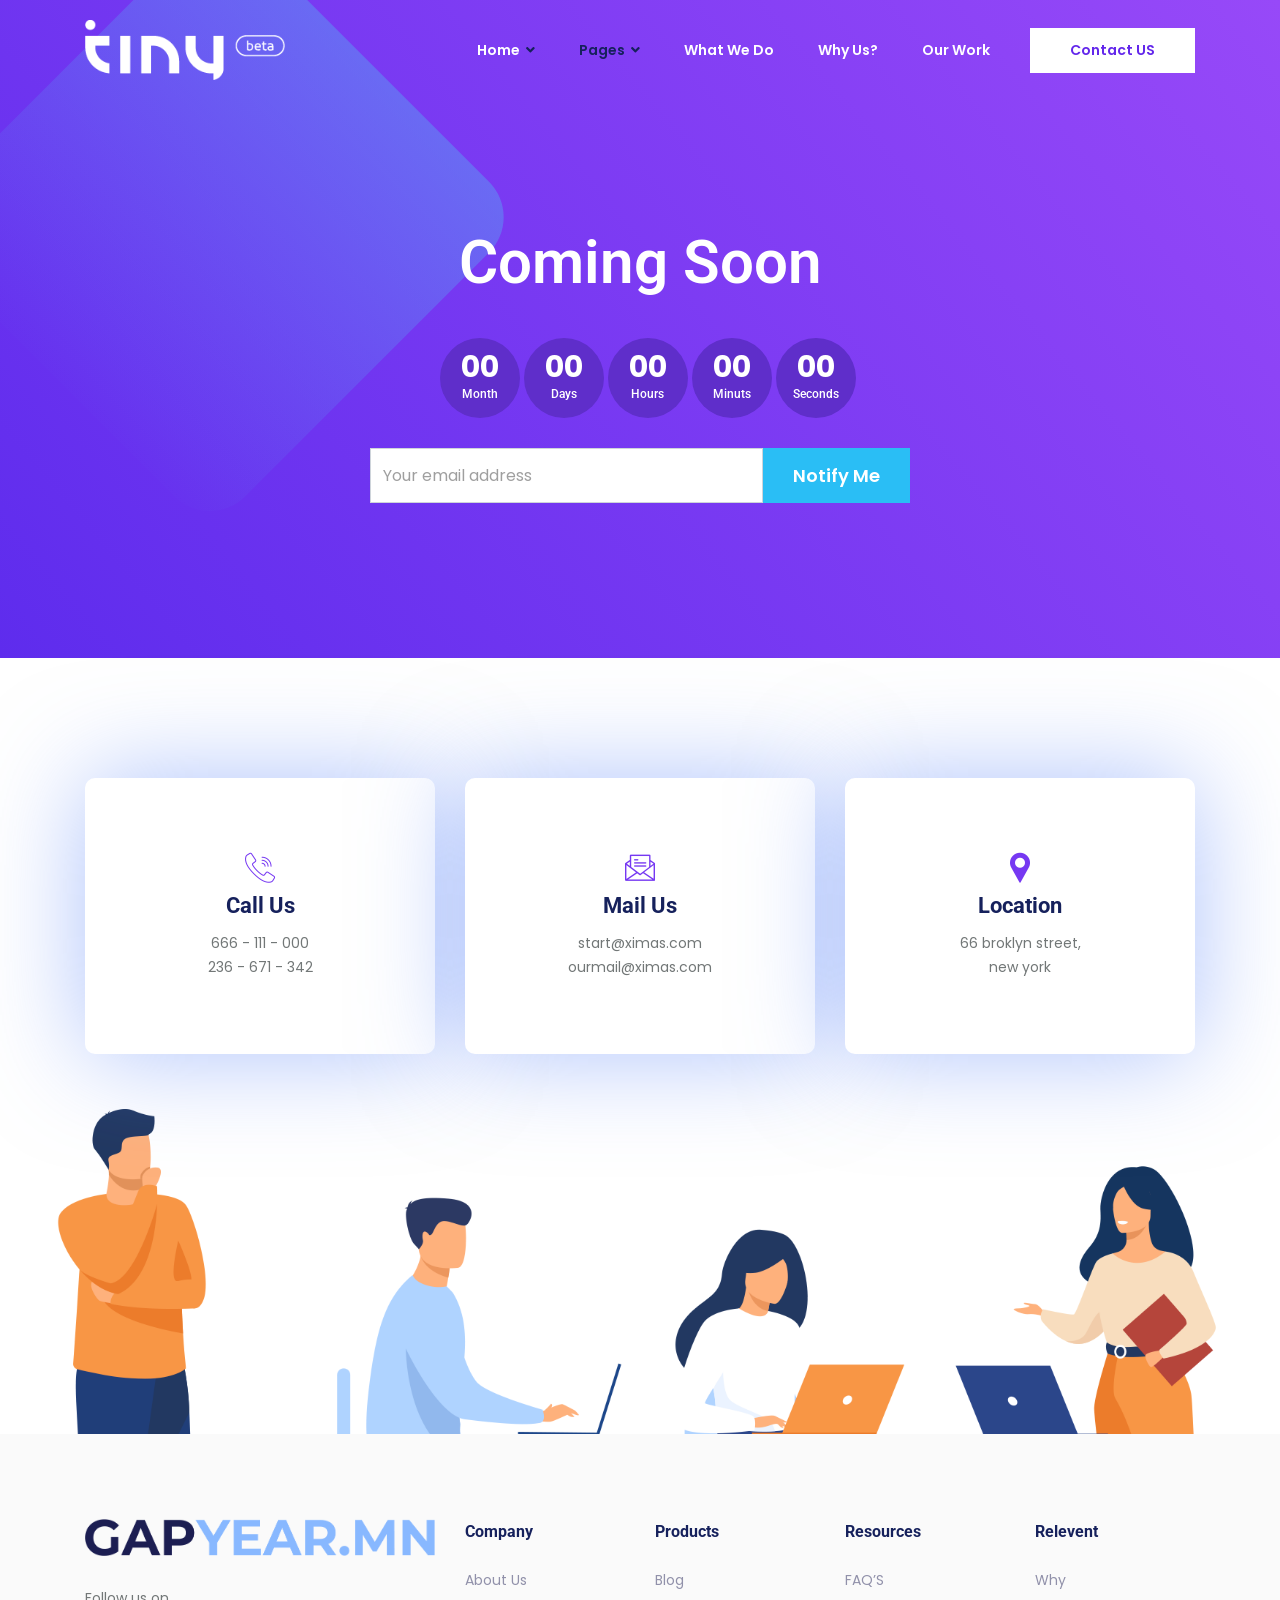
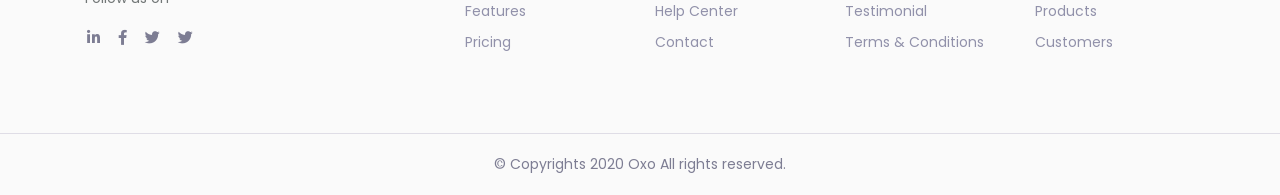
<file: coming-soon.html>
<!DOCTYPE html>
<html lang="en">

<head>
    <meta charset="UTF-8">
    <meta name="viewport" content="width=device-width, initial-scale=1.0">
    <meta http-equiv="X-UA-Compatible" content="IE=edge" />
    <meta http-equiv="X-UA-Compatible" content="ie=edge">
    <title> Gapyear.mn | Gapyear community </title>
    <!-- favicon -->
    <link rel=icon href=favicon.ico sizes="20x20" type="image/png">
    <!-- animate -->
    <link rel="stylesheet" href="assets/css/animate.css">
    <!-- bootstrap -->
    <link rel="stylesheet" href="assets/css/bootstrap.min.css">
    <!-- magnific popup -->
    <link rel="stylesheet" href="assets/css/magnific-popup.css">
    <!-- owl carousel -->
    <link rel="stylesheet" href="assets/css/owl.carousel.min.css">
    <!-- fontawesome -->
    <link rel="stylesheet" href="assets/css/font-awesome.min.css">
    <!-- flaticon -->
    <link rel="stylesheet" href="assets/css/flaticon.css">
    <!-- Hover CSS -->
    <link rel="stylesheet" href="assets/css/hover-min.css">
    <!-- Main Stylesheet -->
    <link rel="stylesheet" href="assets/css/style.css">
    <!-- responsive Stylesheet -->
    <link rel="stylesheet" href="assets/css/responsive.css">

</head>

<body>
    <!-- preloader area start -->
    <div class="preloader" id="preloader">
        <div class="preloader-inner">
            <div></div>
            <hr/>
        </div>
    </div>
    <!-- preloader area end -->
    <div class="header-style-01">
        <!-- support bar area end -->
        <nav class="navbar navbar-area navbar-expand-lg nav-style-02">
            <div class="container nav-container inner-nav">
                <div class="responsive-mobile-menu">
                    <div class="logo-wrapper">
                        <a href="index.html" class="logo">
                            <img src="assets/img/logo-02.png" alt="">
                        </a>
                    </div>
                    <button class="navbar-toggler" type="button" data-toggle="collapse" data-target="#bizcoxx_main_menu" aria-expanded="false" aria-label="Toggle navigation">
                        <span class="navbar-toggler-icon"></span>
                    </button>
                </div>
                <div class="collapse navbar-collapse" id="bizcoxx_main_menu">
                    <ul class="navbar-nav">
                        <li class="menu-item-has-children">
                            <a href="#">Home</a>
                            <ul class="sub-menu">
                                <li><a href="index.html">Home 01</a></li>
                                <li><a href="index-2.html">Home 02</a></li>
                                <li><a href="index-3.html">Home 03</a></li>
                                <li><a href="index-4.html">Home 04</a></li>
                                <li><a href="index-5.html">Home 05</a></li>
                                <li><a href="index-6.html">Home 06</a></li>
                                <li><a href="index-7.html">Home 07</a></li>
                                <li><a href="index-8.html">Home 08</a></li>
                                <li><a href="index-9.html">Home 09</a></li>
                                <li><a href="index-10.html">Home 10</a></li>
                                <li><a href="index-11.html">Home 11</a></li>
                            </ul>
                        </li>
                        <li class="menu-item-has-children current-menu-item">
                            <a href="#">Pages</a>
                            <ul class="sub-menu">
                                <li><a href="about.html">About Us</a></li>
                                <li><a href="contact.html">Contact Us</a></li>
                                <li><a href="service.html">Services</a></li>
                                <li><a href="how-it-work.html">How it work</a></li>
                                <li><a href="faq.html">FAQs</a></li>
                                <li><a href="coming-soon.html">Coming Soon</a></li>
                            </ul>
                        </li>
                        <li><a href="#what">What we do</a></li>
                        <li><a href="#why">Why us?</a></li>
                        <li><a href="#work">Our work</a></li>
                    </ul>
                </div>
                <div class="nav-right-content">
                    <div class="btn-wrapper">
                        <a href="#" class="boxed-btn btn-brand white">Contact US</a>
                    </div>
                </div>
            </div>
        </nav>
        <!-- navbar area end -->
    </div>
    <!-- Breadcrumb Area -->
    <div class="breadcrumb-area  margin-bottom-120">
        <div class="shape"></div>
        <div class="container">
            <div class="row justify-content-center">
                <div class="col-lg-6">
                    <div class="breadcrumb-inner desktop-center">
                        <h2 class="page-title style-01">Coming Soon
                        </h2>
                        <div id="mycountdown" class="counter-single-item">
                            <ul>
                                <li class="counter-item">
                                    <span class="month"></span>
                                    <h6>Month</h6>
                                </li>
                                <li class="counter-item">
                                    <span class="days"></span>
                                    <h6>Days</h6>
                                </li>
                                <li class="counter-item">
                                    <span class="hours"></span>
                                    <h6>Hours</h6>
                                </li>
                                <li class="counter-item">
                                    <span class="mins"></span>
                                    <h6>Minuts</h6>
                                </li>
                                <li class="counter-item">
                                    <span class="secs"></span>
                                    <h6>Seconds</h6>
                                </li>
                            </ul>
                        </div>
                        <form class="notify-form" action="index.html">
                            <div class="form-group">
                                <input type="text" class="form-control" placeholder="Your email address">
                            </div>
                            <button type="submit" class="submit-btn">Notify Me</button>
                        </form>
                    </div>
                </div>
            </div>
        </div>
    </div>
    <!-- who-we-are  -->
    <!-- Contact Area -->
    <div id="what" class="contact-area padding-bottom-350 bg-image" style="background-image: url(assets/img/count-down/bg.png);">
        <div class="container">
            <div class="row">
                <div class="col-lg-4 col-md-6">
                    <div class="single-icon-box-05">
                        <div class="icon">
                            <i class="flaticon-call"></i>
                        </div>
                        <div class="content">
                            <h3 class="title">Call Us</h3>
                            <p>666 - 111 - 000 <br> 236 - 671 - 342 </p>
                        </div>
                    </div>
                </div>
                <div class="col-lg-4 col-md-6">
                    <div class="single-icon-box-05">
                        <div class="icon">
                            <i class="flaticon-email"></i>
                        </div>
                        <div class="content">
                            <h3 class="title">Mail Us</h3>
                            <p>start@ximas.com <br> ourmail@ximas.com
                            </p>
                        </div>
                    </div>
                </div>
                <div class="col-lg-4 col-md-6">
                    <div class="single-icon-box-05">
                        <div class="icon">
                            <i class="flaticon-pin"></i>
                        </div>
                        <div class="content">
                            <h3 class="title">Location</h3>
                            <p>66 broklyn street, <br> new york</p>
                        </div>
                    </div>
                </div>
            </div>
        </div>
    </div>

    <!-- footer area start -->
    <footer class="footer-area">
        <div class="footer-top style-04 padding-top-85 padding-bottom-50">
            <div class="container">
                <div class="row">
                    <div class="col-lg-4 col-md-6 col-sm-6">
                        <div class="footer-widget widget">
                            <div class="about_us_widget">
                                <a href="index.html" class="footer-logo"> <img src="assets/img/logo.png" alt="footer logo"></a>
                            </div>
                        </div>
                        <div class="widget widget_nav_menu">
                            <p>Follow us on</p>
                            <ul class="social_share style-01">
                                <li><a href="#"><i class="fab fa-linkedin-in"></i></a></li>
                                <li><a href="#"><i class="fab fa-facebook-f"></i></a></li>
                                <li><a href="#"><i class="fab fa-twitter"></i></a></li>
                                <li><a href="#"><i class="fab fa-twitter"></i></a></li>
                            </ul>
                        </div>
                    </div>
                    <div class="col-lg-2 col-md-6 col-sm-6">
                        <div class="footer-widget style-01 widget widget_nav_menu">
                            <h4 class="widget-title">Company</h4>
                            <ul>
                                <li><a href="#">About Us</a></li>
                                <li><a href="#">Features</a></li>
                                <li><a href="#">Pricing</a></li>
                            </ul>
                        </div>
                    </div>
                    <div class="col-lg-2 col-md-6 col-sm-6">
                        <div class="footer-widget style-01 widget widget_nav_menu">
                            <h4 class="widget-title">Products</h4>
                            <ul>
                                <li><a href="#">Blog</a></li>
                                <li><a href="#">Help Center</a></li>
                                <li><a href="#">Contact</a></li>
                            </ul>
                        </div>
                    </div>
                    <div class="col-lg-2 col-md-6 col-sm-6">
                        <div class="footer-widget style-01 widget widget_nav_menu">
                            <h4 class="widget-title">Resources</h4>
                            <ul>
                                <li><a href="#">FAQ’S</a></li>
                                <li><a href="#">Testimonial</a></li>
                                <li><a href="#">Terms & Conditions</a></li>
                            </ul>
                        </div>
                    </div>
                    <div class="col-lg-2 col-md-6 col-sm-6">
                        <div class="footer-widget style-01 widget widget_nav_menu">
                            <h4 class="widget-title">Relevent</h4>
                            <ul>
                                <li><a href="#">Why</a></li>
                                <li><a href="#">Products</a></li>
                                <li><a href="#">Customers</a></li>
                            </ul>
                        </div>
                    </div>
                </div>
            </div>
        </div>
        <div class="copyright-area style-03">
            <div class="container">
                <div class="row">
                    <div class="col-lg-12">
                        <div class="copyright-area-inner">
                            © Copyrights 2020 Oxo All rights reserved.
                        </div>
                    </div>
                </div>
            </div>
        </div>
    </footer>
    <!-- footer area end -->



    <!-- back to top area start -->
    <div class="back-to-top">
        <span class="back-top"><i class="fa fa-angle-up"></i></span>
    </div>
    <!-- back to top area end -->

    <!-- jquery -->
    <script src="assets/js/jquery-2.2.4.min.js"></script>
    <!-- bootstrap -->
    <script src="assets/js/bootstrap.min.js"></script>
    <!-- magnific popup -->
    <script src="assets/js/jquery.magnific-popup.js"></script>
    <!-- wow -->
    <script src="assets/js/wow.min.js"></script>
    <!-- owl carousel -->
    <script src="assets/js/owl.carousel.min.js"></script>
    <!-- Mail Validation -->
    <script src="assets/js/mail-validation.js"></script>
    <!-- Contact js -->
    <script src="assets/js/contact.js"></script>
    <!-- waypoint -->
    <script src="assets/js/waypoints.min.js"></script>
    <!-- counterup -->
    <script src="assets/js/jquery.counterup.min.js"></script>
    <!-- Jquery Countdown JS -->
    <script src="assets/js/jquery.countdown.min.js"></script>
    <!-- imageloaded -->
    <script src="assets/js/imagesloaded.pkgd.min.js"></script>
    <!-- isotope -->
    <script src="assets/js/isotope.pkgd.min.js"></script>
    <!-- main js -->
    <script src="assets/js/main.js"></script>

</body>

</html>
</file>
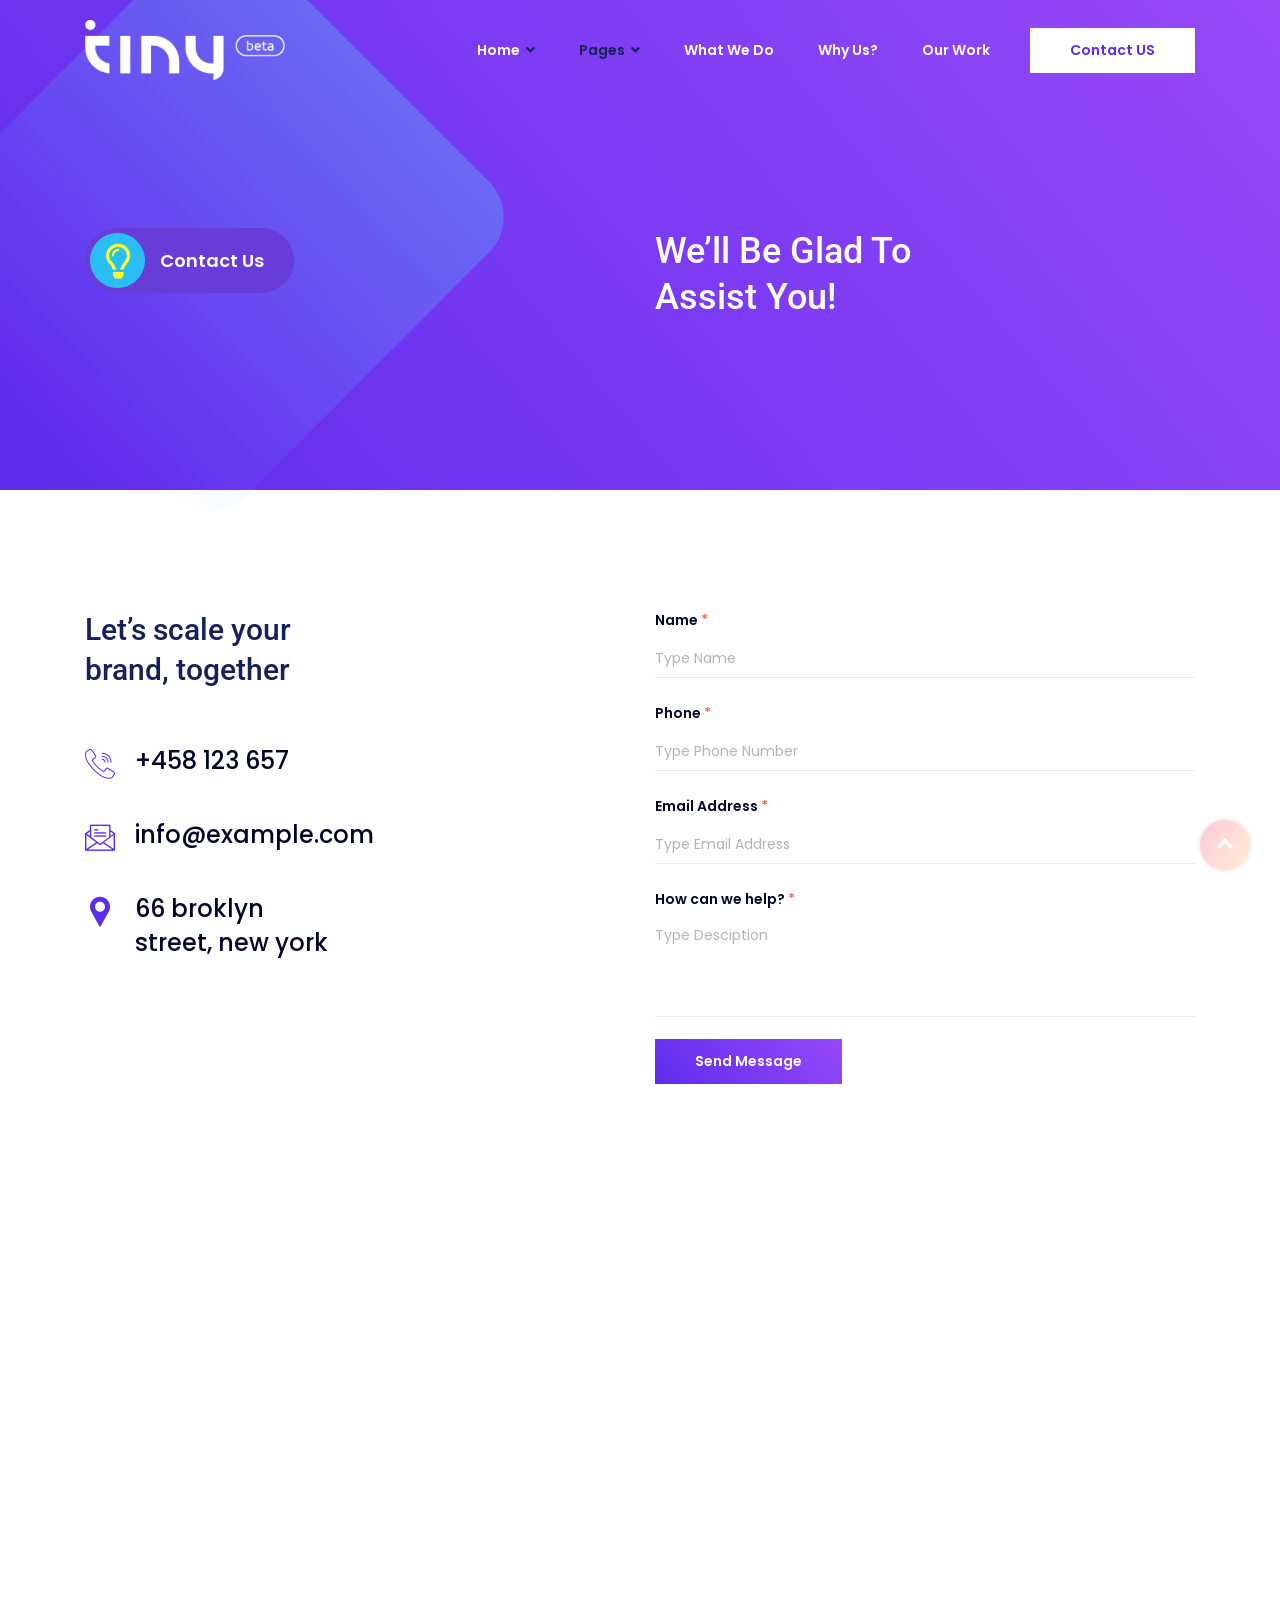
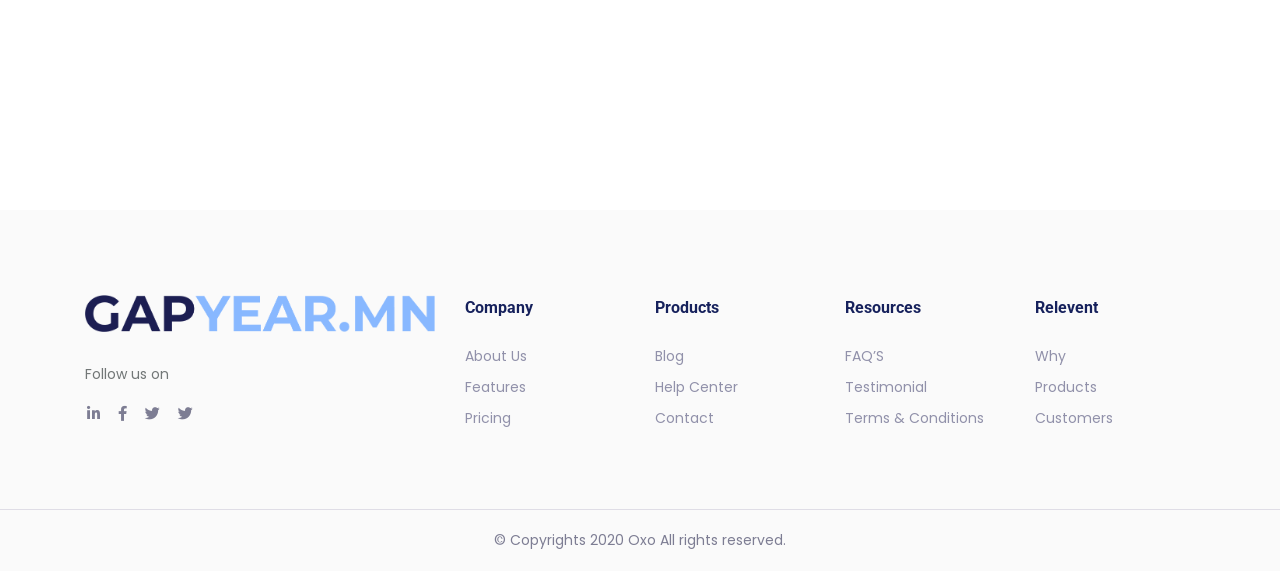
<file: contact.html>
<!DOCTYPE html>
<html lang="en">

<head>
    <meta charset="UTF-8">
    <meta name="viewport" content="width=device-width, initial-scale=1.0">
    <meta http-equiv="X-UA-Compatible" content="IE=edge" />
    <meta http-equiv="X-UA-Compatible" content="ie=edge">
    <title> Gapyear.mn | Gapyear community </title>
    <!-- favicon -->
    <link rel=icon href=favicon.ico sizes="20x20" type="image/png">
    <!-- animate -->
    <link rel="stylesheet" href="assets/css/animate.css">
    <!-- bootstrap -->
    <link rel="stylesheet" href="assets/css/bootstrap.min.css">
    <!-- magnific popup -->
    <link rel="stylesheet" href="assets/css/magnific-popup.css">
    <!-- owl carousel -->
    <link rel="stylesheet" href="assets/css/owl.carousel.min.css">
    <!-- fontawesome -->
    <link rel="stylesheet" href="assets/css/font-awesome.min.css">
    <!-- flaticon -->
    <link rel="stylesheet" href="assets/css/flaticon.css">
    <!-- Hover CSS -->
    <link rel="stylesheet" href="assets/css/hover-min.css">
    <!-- Main Stylesheet -->
    <link rel="stylesheet" href="assets/css/style.css">
    <!-- responsive Stylesheet -->
    <link rel="stylesheet" href="assets/css/responsive.css">

</head>

<body>
    <!-- preloader area start -->
    <div class="preloader" id="preloader">
        <div class="preloader-inner">
            <div></div>
            <hr/>
        </div>
    </div>
    <!-- preloader area end -->
    <div class="header-style-01">
        <!-- support bar area end -->
        <nav class="navbar navbar-area navbar-expand-lg nav-style-02">
            <div class="container nav-container inner-nav">
                <div class="responsive-mobile-menu">
                    <div class="logo-wrapper">
                        <a href="index.html" class="logo">
                            <img src="assets/img/logo-02.png" alt="">
                        </a>
                    </div>
                    <button class="navbar-toggler" type="button" data-toggle="collapse" data-target="#bizcoxx_main_menu" aria-expanded="false" aria-label="Toggle navigation">
                        <span class="navbar-toggler-icon"></span>
                    </button>
                </div>
                <div class="collapse navbar-collapse" id="bizcoxx_main_menu">
                    <ul class="navbar-nav">
                        <li class="menu-item-has-children">
                            <a href="#">Home</a>
                            <ul class="sub-menu">
                                <li><a href="index.html">Home 01</a></li>
                                <li><a href="index-2.html">Home 02</a></li>
                                <li><a href="index-3.html">Home 03</a></li>
                                <li><a href="index-4.html">Home 04</a></li>
                                <li><a href="index-5.html">Home 05</a></li>
                                <li><a href="index-6.html">Home 06</a></li>
                                <li><a href="index-7.html">Home 07</a></li>
                                <li><a href="index-8.html">Home 08</a></li>
                                <li><a href="index-9.html">Home 09</a></li>
                                <li><a href="index-10.html">Home 10</a></li>
                                <li><a href="index-11.html">Home 11</a></li>
                            </ul>
                        </li>
                        <li class="menu-item-has-children current-menu-item">
                            <a href="#">Pages</a>
                            <ul class="sub-menu">
                                <li><a href="about.html">About Us</a></li>
                                <li><a href="contact.html">Contact Us</a></li>
                                <li><a href="service.html">Services</a></li>
                                <li><a href="how-it-work.html">How it work</a></li>
                                <li><a href="faq.html">FAQs</a></li>
                                <li><a href="coming-soon.html">Coming Soon</a></li>
                            </ul>
                        </li>
                        <li><a href="#what">What we do</a></li>
                        <li><a href="#why">Why us?</a></li>
                        <li><a href="#work">Our work</a></li>
                    </ul>
                </div>
                <div class="nav-right-content">
                    <div class="btn-wrapper">
                        <a href="#" class="boxed-btn btn-brand white">Contact US</a>
                    </div>
                </div>
            </div>
        </nav>
        <!-- navbar area end -->
    </div>
    <!-- Breadcrumb Area -->
    <div class="breadcrumb-area  margin-bottom-120">
        <div class="shape"></div>
        <div class="container">
            <div class="row">
                <div class="col-lg-6">
                    <div class="breadcrumb-inner">
                        <div class="icon">
                            <i class="far fa-lightbulb"></i>
                            <p>Contact Us</p>
                        </div>
                    </div>
                </div>
                <div class="col-lg-6">
                    <div class="breadcrumb-inner">
                        <h2 class="page-title">We’ll Be Glad To Assist You! </h2>
                    </div>
                </div>
            </div>
        </div>
    </div>
    <!-- who-we-are  -->
    <!-- Contact Area -->
    <div class="contact-inner-area padding-bottom-90">
        <div class="container">
            <div class="row">
                <div class="col-lg-3">
                    <div class="content-area">
                        <div class="section-title padding-bottom-25">
                            <h4 class="title">Let’s scale your brand, together</h4>
                        </div>
                        <div class="single-contact-item-02">
                            <div class="icon">
                                <i class="flaticon-call"></i>
                            </div>
                            <div class="content">
                                <p class="details">+458 123 657</p>
                            </div>
                        </div>
                        <div class="single-contact-item-02">
                            <div class="icon">
                                <i class="flaticon-email"></i>
                            </div>
                            <div class="content">
                                <p class="details">info@example.com</p>
                            </div>
                        </div>
                        <div class="single-contact-item-02">
                            <div class="icon">
                                <i class="flaticon-pin"></i>
                            </div>
                            <div class="content">
                                <p class="details">66 broklyn street, new york</p>
                            </div>
                        </div>
                    </div>
                </div>
                <div class="col-lg-6 offset-lg-3">
                    <div class="contact-form style-01">
                        <form action="contact.php" id="contact_page_form" class="contact-page-form" method="post">
                            <div class="row">
                                <div class="col-md-12">
                                    <div class="form-group">
                                        <label for="name">Name  <span>*</span></label>
                                        <input type="text" name="name" placeholder="Type Name" class="form-control" required="" aria-required="true">
                                    </div>
                                </div>
                                <div class="col-md-12">
                                    <div class="form-group">
                                        <label for="phone">Phone  <span>*</span></label>
                                        <input type="text" name="phone" placeholder="Type Phone Number" class="form-control" required="" aria-required="true">
                                    </div>
                                </div>
                                <div class="col-md-12">
                                    <div class="form-group">
                                        <label for="email">Email Address   <span>*</span></label>
                                        <input type="text" name="email" placeholder="Type Email Address" class="form-control" required="" aria-required="true">
                                    </div>
                                </div>
                                <div class="col-md-12">
                                    <div class="form-group">
                                        <label for="message">How can we help? <span>*</span></label>
                                        <textarea name="message" id="msg" cols="1" rows="4" placeholder="Type Desciption"></textarea>
                                    </div>
                                </div>
                                <div class="col-md-12">
                                    <div class="form-group">
                                        <input type="submit" value="Send Message" class="submit-btn">
                                    </div>
                                </div>
                            </div>
                        </form>
                    </div>
                </div>
            </div>
        </div>
    </div>
    <!-- Map Area -->
    <div class="map-area padding-bottom-120">
        <div class="container">
            <div class="row">
                <div class="col-md-12 col-lg-12">
                    <div class="contact_map">
                        <iframe src="https://www.google.com/maps/embed?pb=!1m14!1m12!1m3!1d233667.8223908687!2d90.27923710646989!3d23.780887457084543!2m3!1f0!2f0!3f0!3m2!1i1024!2i768!4f13.1!5e0!3m2!1sen!2sbd!4v1588510922243!5m2!1sen!2sbd" style="border:0; width: 100%; height: 100%;"
                            allowfullscreen="" aria-hidden="false" tabindex="0"></iframe>
                    </div>
                </div>
            </div>
        </div>
    </div>

    <!-- footer area start -->
    <footer class="footer-area">
        <div class="footer-top style-04 padding-top-85 padding-bottom-50">
            <div class="container">
                <div class="row">
                    <div class="col-lg-4 col-md-6 col-sm-6">
                        <div class="footer-widget widget">
                            <div class="about_us_widget">
                                <a href="index.html" class="footer-logo"> <img src="assets/img/logo.png" alt="footer logo"></a>
                            </div>
                        </div>
                        <div class="widget widget_nav_menu">
                            <p>Follow us on</p>
                            <ul class="social_share style-01">
                                <li><a href="#"><i class="fab fa-linkedin-in"></i></a></li>
                                <li><a href="#"><i class="fab fa-facebook-f"></i></a></li>
                                <li><a href="#"><i class="fab fa-twitter"></i></a></li>
                                <li><a href="#"><i class="fab fa-twitter"></i></a></li>
                            </ul>
                        </div>
                    </div>
                    <div class="col-lg-2 col-md-6 col-sm-6">
                        <div class="footer-widget style-01 widget widget_nav_menu">
                            <h4 class="widget-title">Company</h4>
                            <ul>
                                <li><a href="#">About Us</a></li>
                                <li><a href="#">Features</a></li>
                                <li><a href="#">Pricing</a></li>
                            </ul>
                        </div>
                    </div>
                    <div class="col-lg-2 col-md-6 col-sm-6">
                        <div class="footer-widget style-01 widget widget_nav_menu">
                            <h4 class="widget-title">Products</h4>
                            <ul>
                                <li><a href="#">Blog</a></li>
                                <li><a href="#">Help Center</a></li>
                                <li><a href="#">Contact</a></li>
                            </ul>
                        </div>
                    </div>
                    <div class="col-lg-2 col-md-6 col-sm-6">
                        <div class="footer-widget style-01 widget widget_nav_menu">
                            <h4 class="widget-title">Resources</h4>
                            <ul>
                                <li><a href="#">FAQ’S</a></li>
                                <li><a href="#">Testimonial</a></li>
                                <li><a href="#">Terms & Conditions</a></li>
                            </ul>
                        </div>
                    </div>
                    <div class="col-lg-2 col-md-6 col-sm-6">
                        <div class="footer-widget style-01 widget widget_nav_menu">
                            <h4 class="widget-title">Relevent</h4>
                            <ul>
                                <li><a href="#">Why</a></li>
                                <li><a href="#">Products</a></li>
                                <li><a href="#">Customers</a></li>
                            </ul>
                        </div>
                    </div>
                </div>
            </div>
        </div>
        <div class="copyright-area style-03">
            <div class="container">
                <div class="row">
                    <div class="col-lg-12">
                        <div class="copyright-area-inner">
                            © Copyrights 2020 Oxo All rights reserved.
                        </div>
                    </div>
                </div>
            </div>
        </div>
    </footer>
    <!-- footer area end -->



    <!-- back to top area start -->
    <div class="back-to-top">
        <span class="back-top"><i class="fa fa-angle-up"></i></span>
    </div>
    <!-- back to top area end -->

    <!-- jquery -->
    <script src="assets/js/jquery-2.2.4.min.js"></script>
    <!-- bootstrap -->
    <script src="assets/js/bootstrap.min.js"></script>
    <!-- magnific popup -->
    <script src="assets/js/jquery.magnific-popup.js"></script>
    <!-- wow -->
    <script src="assets/js/wow.min.js"></script>
    <!-- owl carousel -->
    <script src="assets/js/owl.carousel.min.js"></script>
    <!-- Mail Validation -->
    <script src="assets/js/mail-validation.js"></script>
    <!-- Contact js -->
    <script src="assets/js/contact.js"></script>
    <!-- waypoint -->
    <script src="assets/js/waypoints.min.js"></script>
    <!-- counterup -->
    <script src="assets/js/jquery.counterup.min.js"></script>
    <!-- imageloaded -->
    <script src="assets/js/imagesloaded.pkgd.min.js"></script>
    <!-- isotope -->
    <script src="assets/js/isotope.pkgd.min.js"></script>
    <!-- main js -->
    <script src="assets/js/main.js"></script>

</body>

</html>
</file>
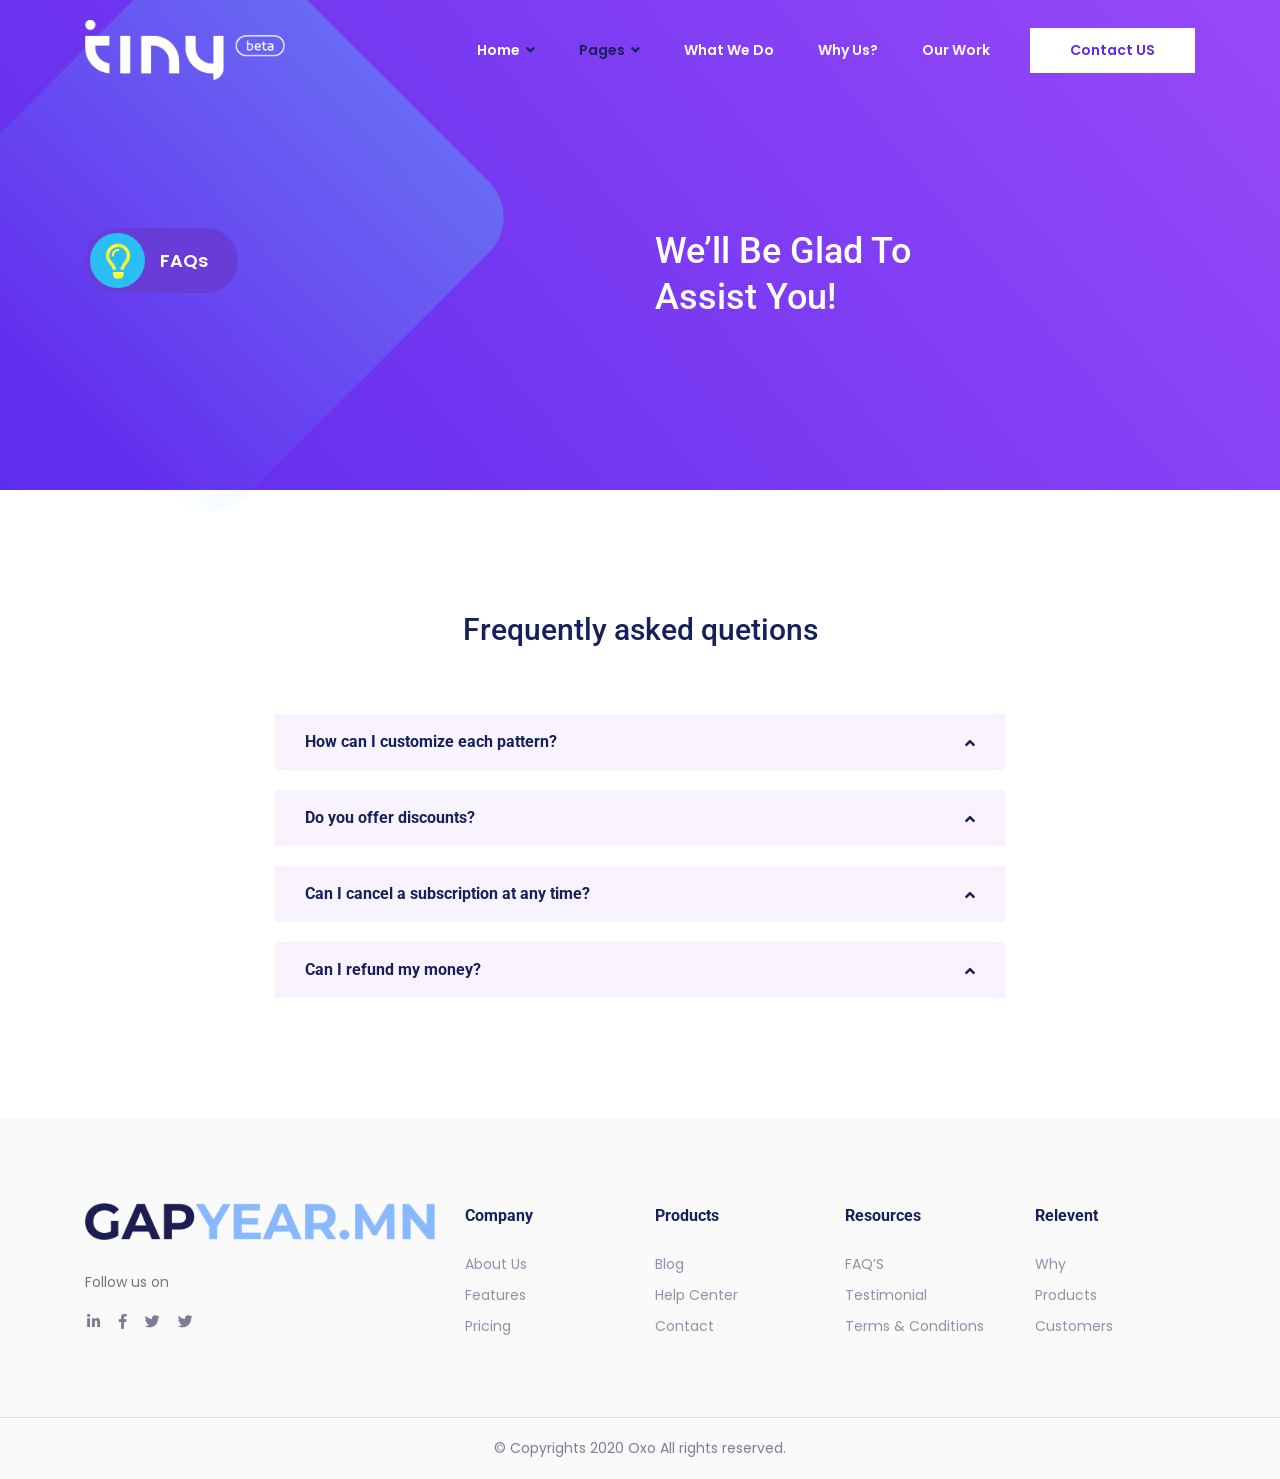
<file: faq.html>
<!DOCTYPE html>
<html lang="en">

<head>
    <meta charset="UTF-8">
    <meta name="viewport" content="width=device-width, initial-scale=1.0">
    <meta http-equiv="X-UA-Compatible" content="IE=edge" />
    <meta http-equiv="X-UA-Compatible" content="ie=edge">
    <title> Gapyear.mn | Gapyear community </title>
    <!-- favicon -->
    <link rel=icon href=favicon.ico sizes="20x20" type="image/png">
    <!-- animate -->
    <link rel="stylesheet" href="assets/css/animate.css">
    <!-- bootstrap -->
    <link rel="stylesheet" href="assets/css/bootstrap.min.css">
    <!-- magnific popup -->
    <link rel="stylesheet" href="assets/css/magnific-popup.css">
    <!-- owl carousel -->
    <link rel="stylesheet" href="assets/css/owl.carousel.min.css">
    <!-- fontawesome -->
    <link rel="stylesheet" href="assets/css/font-awesome.min.css">
    <!-- flaticon -->
    <link rel="stylesheet" href="assets/css/flaticon.css">
    <!-- Hover CSS -->
    <link rel="stylesheet" href="assets/css/hover-min.css">
    <!-- Main Stylesheet -->
    <link rel="stylesheet" href="assets/css/style.css">
    <!-- responsive Stylesheet -->
    <link rel="stylesheet" href="assets/css/responsive.css">

</head>

<body>
    <!-- preloader area start -->
    <div class="preloader" id="preloader">
        <div class="preloader-inner">
            <div></div>
            <hr/>
        </div>
    </div>
    <!-- preloader area end -->
    <div class="header-style-01">
        <!-- support bar area end -->
        <nav class="navbar navbar-area navbar-expand-lg nav-style-02">
            <div class="container nav-container inner-nav">
                <div class="responsive-mobile-menu">
                    <div class="logo-wrapper">
                        <a href="index.html" class="logo">
                            <img src="assets/img/logo-02.png" alt="">
                        </a>
                    </div>
                    <button class="navbar-toggler" type="button" data-toggle="collapse" data-target="#bizcoxx_main_menu" aria-expanded="false" aria-label="Toggle navigation">
                        <span class="navbar-toggler-icon"></span>
                    </button>
                </div>
                <div class="collapse navbar-collapse" id="bizcoxx_main_menu">
                    <ul class="navbar-nav">
                        <li class="menu-item-has-children">
                            <a href="#">Home</a>
                            <ul class="sub-menu">
                                <li><a href="index.html">Home 01</a></li>
                                <li><a href="index-2.html">Home 02</a></li>
                                <li><a href="index-3.html">Home 03</a></li>
                                <li><a href="index-4.html">Home 04</a></li>
                                <li><a href="index-5.html">Home 05</a></li>
                                <li><a href="index-6.html">Home 06</a></li>
                                <li><a href="index-7.html">Home 07</a></li>
                                <li><a href="index-8.html">Home 08</a></li>
                                <li><a href="index-9.html">Home 09</a></li>
                                <li><a href="index-10.html">Home 10</a></li>
                                <li><a href="index-11.html">Home 11</a></li>
                            </ul>
                        </li>
                        <li class="menu-item-has-children current-menu-item">
                            <a href="#">Pages</a>
                            <ul class="sub-menu">
                                <li><a href="about.html">About Us</a></li>
                                <li><a href="contact.html">Contact Us</a></li>
                                <li><a href="service.html">Services</a></li>
                                <li><a href="how-it-work.html">How it work</a></li>
                                <li><a href="faq.html">FAQs</a></li>
                                <li><a href="coming-soon.html">Coming Soon</a></li>
                            </ul>
                        </li>
                        <li><a href="#what">What we do</a></li>
                        <li><a href="#why">Why us?</a></li>
                        <li><a href="#work">Our work</a></li>
                    </ul>
                </div>
                <div class="nav-right-content">
                    <div class="btn-wrapper">
                        <a href="#" class="boxed-btn btn-brand white">Contact US</a>
                    </div>
                </div>
            </div>
        </nav>
        <!-- navbar area end -->
    </div>
    <!-- Breadcrumb Area -->
    <div class="breadcrumb-area  margin-bottom-120">
        <div class="shape"></div>
        <div class="container">
            <div class="row">
                <div class="col-lg-6">
                    <div class="breadcrumb-inner">
                        <div class="icon">
                            <i class="far fa-lightbulb"></i>
                            <p>FAQs</p>
                        </div>
                    </div>
                </div>
                <div class="col-lg-6">
                    <div class="breadcrumb-inner">
                        <h2 class="page-title">We’ll Be Glad To Assist You! </h2>
                    </div>
                </div>
            </div>
        </div>
    </div>
    <!-- Faq  -->
    <div class="accoridions padding-bottom-120">
        <div class="container">
            <div class="row justify-content-center padding-bottom-50">
                <div class="col-lg-8 col-md-12">
                    <div class="section-title desktop-center">
                        <h2 class="title">Frequently asked quetions</h2>
                    </div>
                    <!-- //. section title -->
                </div>
            </div>
            <div class="row justify-content-center">
                <div class="col-lg-8">
                    <div class="accordion-wrapper">
                        <!-- accordion wrapper -->
                        <div id="accordion">
                            <div class="card">
                                <div class="card-header" id="headingOwo">
                                    <h5 class="mb-0">
                                        <a class="collapsed" role="button" data-toggle="collapse" data-target="#collapseOwo" aria-expanded="false" aria-controls="collapseOwo">
                                            How can I customize each pattern?
                                        </a>
                                    </h5>
                                </div>
                                <div id="collapseOwo" class="collapse" data-parent="#accordion">
                                    <div class="card-body">
                                        You may have as many domains as you want; in fact, buying domains similar to your original domain—like misspellings or additional domain extensions—is something we advise in order to protect your brand.
                                    </div>
                                </div>
                            </div>
                            <div class="card">
                                <div class="card-header" id="headingTwo">
                                    <h5 class="mb-0">
                                        <a class="collapsed" role="button" data-toggle="collapse" data-target="#collapseTwo" aria-expanded="false" aria-controls="collapseOwo">
                                            Do you offer discounts?
                                        </a>
                                    </h5>
                                </div>
                                <div id="collapseTwo" class="collapse" data-parent="#accordion">
                                    <div class="card-body">
                                        You may have as many domains as you want; in fact, buying domains similar to your original domain—like misspellings or additional domain extensions—is something we advise in order to protect your brand.
                                    </div>
                                </div>
                            </div>
                            <div class="card">
                                <div class="card-header" id="headingThree">
                                    <h5 class="mb-0">
                                        <a class="collapsed" role="button" data-toggle="collapse" data-target="#collapseThree" aria-expanded="false" aria-controls="collapseOwo">
                                            Can I cancel a subscription at any time?
                                        </a>
                                    </h5>
                                </div>
                                <div id="collapseThree" class="collapse" data-parent="#accordion">
                                    <div class="card-body">
                                        You may have as many domains as you want; in fact, buying domains similar to your original domain—like misspellings or additional domain extensions—is something we advise in order to protect your brand.
                                    </div>
                                </div>
                            </div>
                            <div class="card">
                                <div class="card-header" id="headingFour">
                                    <h5 class="mb-0">
                                        <a class="collapsed" role="button" data-toggle="collapse" data-target="#collapseFour" aria-expanded="false" aria-controls="collapseFour">
                                            Can I refund my money?
                                        </a>
                                    </h5>
                                </div>
                                <div id="collapseFour" class="collapse" aria-labelledby="headingFour" data-parent="#accordion">
                                    <div class="card-body">
                                        You may have as many domains as you want; in fact, buying domains similar to your original domain—like misspellings or additional domain extensions—is something we advise in order to protect your brand.
                                    </div>
                                </div>
                            </div>
                        </div>
                    </div>
                </div>
            </div>
        </div>
    </div>
    <!-- footer area start -->
    <footer class="footer-area">
        <div class="footer-top style-04 padding-top-85 padding-bottom-50">
            <div class="container">
                <div class="row">
                    <div class="col-lg-4 col-md-6 col-sm-6">
                        <div class="footer-widget widget">
                            <div class="about_us_widget">
                                <a href="index.html" class="footer-logo"> <img src="assets/img/logo.png" alt="footer logo"></a>
                            </div>
                        </div>
                        <div class="widget widget_nav_menu">
                            <p>Follow us on</p>
                            <ul class="social_share style-01">
                                <li><a href="#"><i class="fab fa-linkedin-in"></i></a></li>
                                <li><a href="#"><i class="fab fa-facebook-f"></i></a></li>
                                <li><a href="#"><i class="fab fa-twitter"></i></a></li>
                                <li><a href="#"><i class="fab fa-twitter"></i></a></li>
                            </ul>
                        </div>
                    </div>
                    <div class="col-lg-2 col-md-6 col-sm-6">
                        <div class="footer-widget style-01 widget widget_nav_menu">
                            <h4 class="widget-title">Company</h4>
                            <ul>
                                <li><a href="#">About Us</a></li>
                                <li><a href="#">Features</a></li>
                                <li><a href="#">Pricing</a></li>
                            </ul>
                        </div>
                    </div>
                    <div class="col-lg-2 col-md-6 col-sm-6">
                        <div class="footer-widget style-01 widget widget_nav_menu">
                            <h4 class="widget-title">Products</h4>
                            <ul>
                                <li><a href="#">Blog</a></li>
                                <li><a href="#">Help Center</a></li>
                                <li><a href="#">Contact</a></li>
                            </ul>
                        </div>
                    </div>
                    <div class="col-lg-2 col-md-6 col-sm-6">
                        <div class="footer-widget style-01 widget widget_nav_menu">
                            <h4 class="widget-title">Resources</h4>
                            <ul>
                                <li><a href="#">FAQ’S</a></li>
                                <li><a href="#">Testimonial</a></li>
                                <li><a href="#">Terms & Conditions</a></li>
                            </ul>
                        </div>
                    </div>
                    <div class="col-lg-2 col-md-6 col-sm-6">
                        <div class="footer-widget style-01 widget widget_nav_menu">
                            <h4 class="widget-title">Relevent</h4>
                            <ul>
                                <li><a href="#">Why</a></li>
                                <li><a href="#">Products</a></li>
                                <li><a href="#">Customers</a></li>
                            </ul>
                        </div>
                    </div>
                </div>
            </div>
        </div>
        <div class="copyright-area style-03">
            <div class="container">
                <div class="row">
                    <div class="col-lg-12">
                        <div class="copyright-area-inner">
                            © Copyrights 2020 Oxo All rights reserved.
                        </div>
                    </div>
                </div>
            </div>
        </div>
    </footer>
    <!-- footer area end -->



    <!-- back to top area start -->
    <div class="back-to-top">
        <span class="back-top"><i class="fa fa-angle-up"></i></span>
    </div>
    <!-- back to top area end -->

    <!-- jquery -->
    <script src="assets/js/jquery-2.2.4.min.js"></script>
    <!-- bootstrap -->
    <script src="assets/js/bootstrap.min.js"></script>
    <!-- magnific popup -->
    <script src="assets/js/jquery.magnific-popup.js"></script>
    <!-- wow -->
    <script src="assets/js/wow.min.js"></script>
    <!-- owl carousel -->
    <script src="assets/js/owl.carousel.min.js"></script>
    <!-- Mail Validation -->
    <script src="assets/js/mail-validation.js"></script>
    <!-- Contact js -->
    <script src="assets/js/contact.js"></script>
    <!-- waypoint -->
    <script src="assets/js/waypoints.min.js"></script>
    <!-- counterup -->
    <script src="assets/js/jquery.counterup.min.js"></script>
    <!-- imageloaded -->
    <script src="assets/js/imagesloaded.pkgd.min.js"></script>
    <!-- isotope -->
    <script src="assets/js/isotope.pkgd.min.js"></script>
    <!-- main js -->
    <script src="assets/js/main.js"></script>

</body>

</html>
</file>
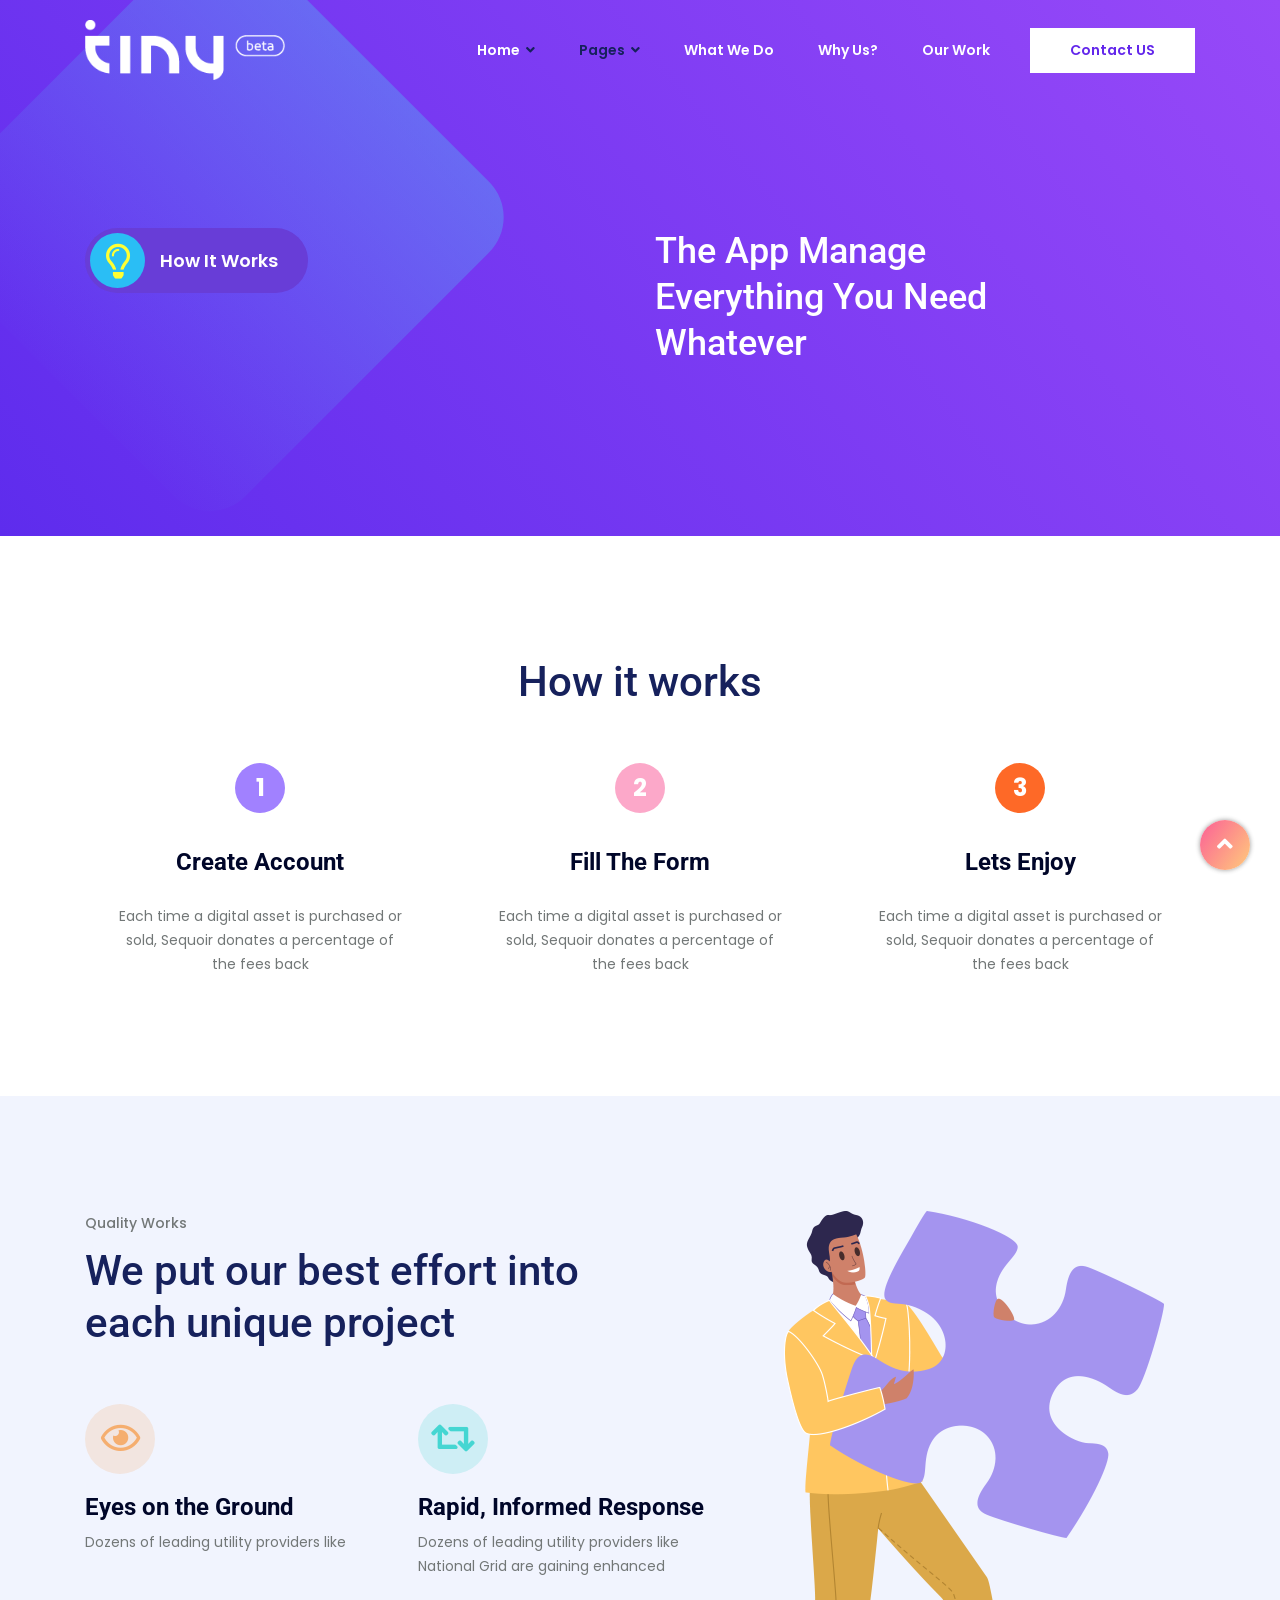
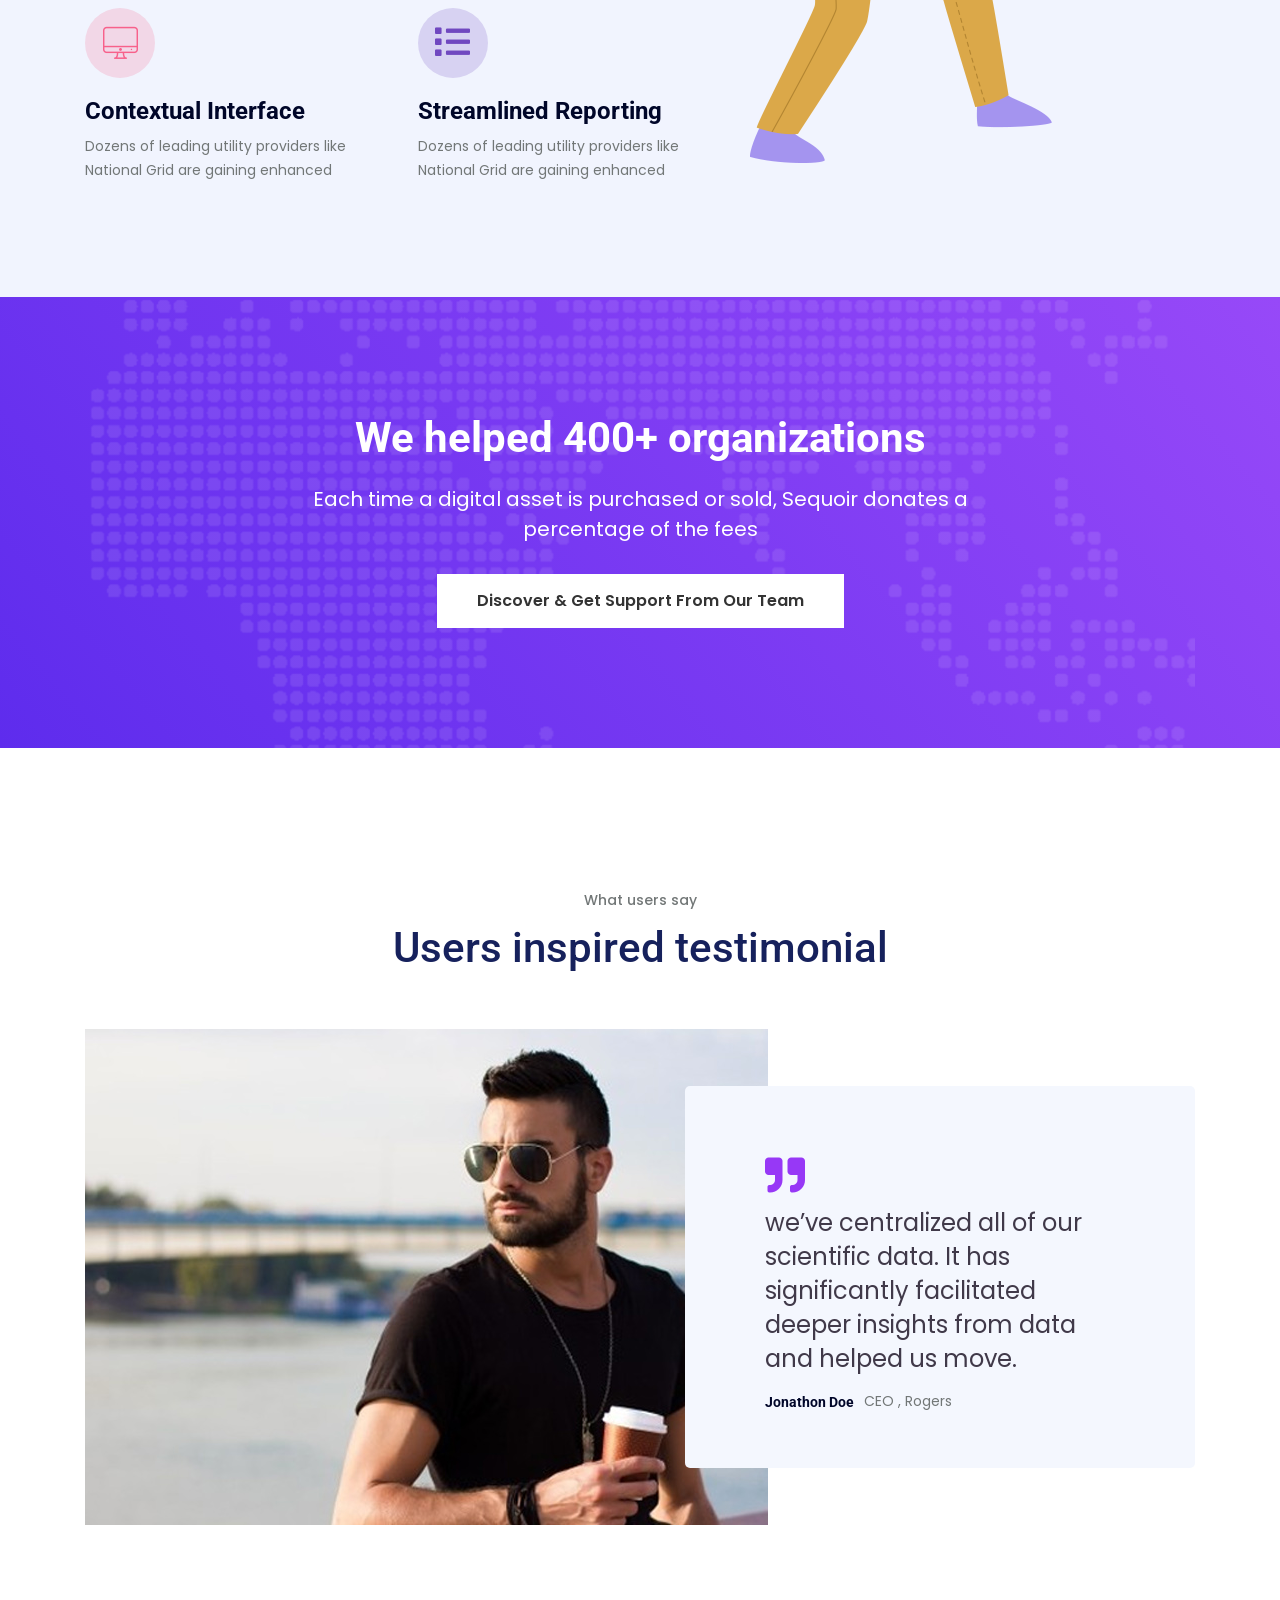
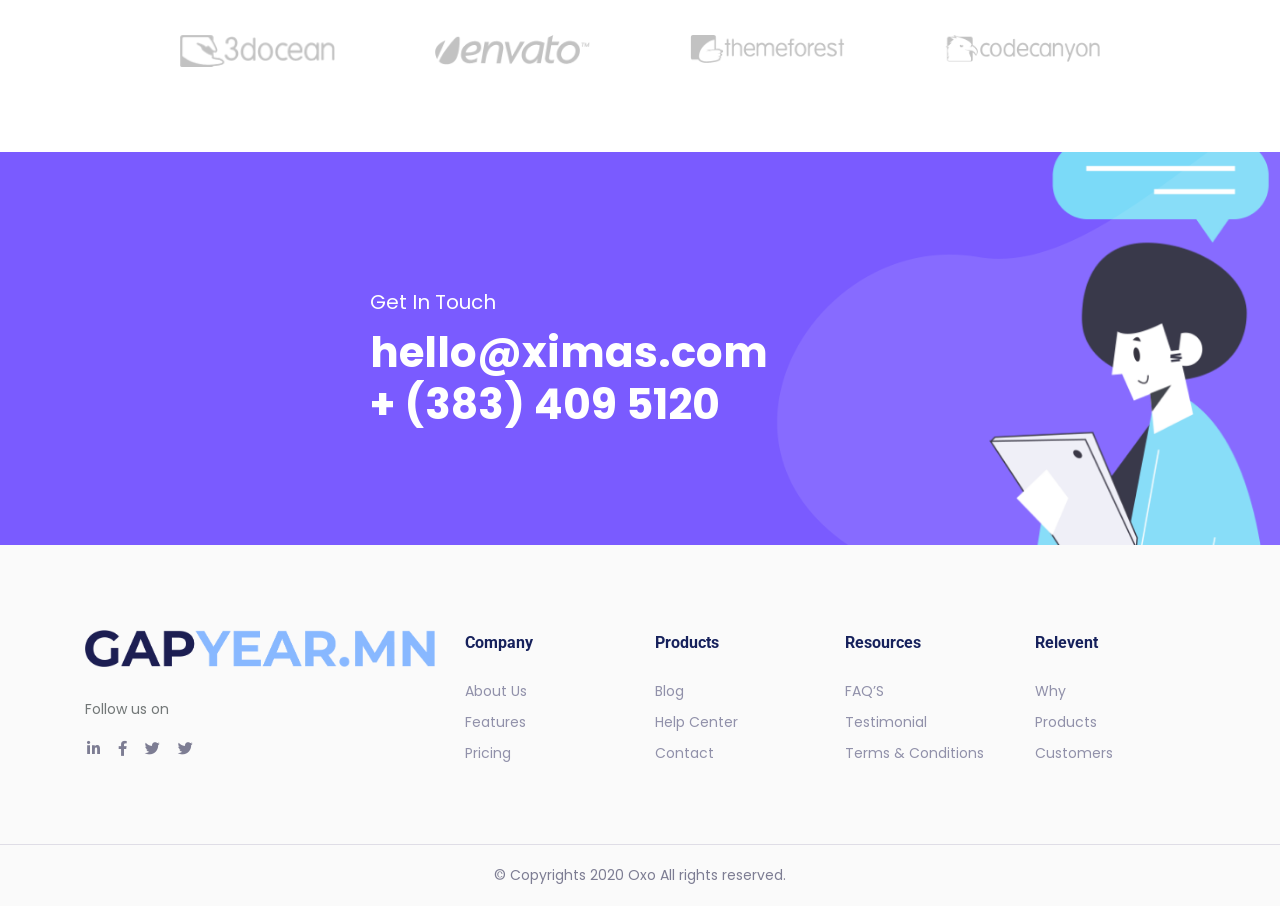
<file: how-it-work.html>
<!DOCTYPE html>
<html lang="en">

<head>
    <meta charset="UTF-8">
    <meta name="viewport" content="width=device-width, initial-scale=1.0">
    <meta http-equiv="X-UA-Compatible" content="IE=edge" />
    <meta http-equiv="X-UA-Compatible" content="ie=edge">
    <title> Gapyear.mn | Gapyear community </title>
    <!-- favicon -->
    <link rel=icon href=favicon.ico sizes="20x20" type="image/png">
    <!-- animate -->
    <link rel="stylesheet" href="assets/css/animate.css">
    <!-- bootstrap -->
    <link rel="stylesheet" href="assets/css/bootstrap.min.css">
    <!-- magnific popup -->
    <link rel="stylesheet" href="assets/css/magnific-popup.css">
    <!-- owl carousel -->
    <link rel="stylesheet" href="assets/css/owl.carousel.min.css">
    <!-- fontawesome -->
    <link rel="stylesheet" href="assets/css/font-awesome.min.css">
    <!-- flaticon -->
    <link rel="stylesheet" href="assets/css/flaticon.css">
    <!-- Hover CSS -->
    <link rel="stylesheet" href="assets/css/hover-min.css">
    <!-- Main Stylesheet -->
    <link rel="stylesheet" href="assets/css/style.css">
    <!-- responsive Stylesheet -->
    <link rel="stylesheet" href="assets/css/responsive.css">

</head>

<body>
    <!-- preloader area start -->
    <div class="preloader" id="preloader">
        <div class="preloader-inner">
            <div></div>
            <hr/>
        </div>
    </div>
    <!-- preloader area end -->
    <div class="header-style-01">
        <!-- support bar area end -->
        <nav class="navbar navbar-area navbar-expand-lg nav-style-02">
            <div class="container nav-container inner-nav">
                <div class="responsive-mobile-menu">
                    <div class="logo-wrapper">
                        <a href="index.html" class="logo">
                            <img src="assets/img/logo-02.png" alt="">
                        </a>
                    </div>
                    <button class="navbar-toggler" type="button" data-toggle="collapse" data-target="#bizcoxx_main_menu" aria-expanded="false" aria-label="Toggle navigation">
                        <span class="navbar-toggler-icon"></span>
                    </button>
                </div>
                <div class="collapse navbar-collapse" id="bizcoxx_main_menu">
                    <ul class="navbar-nav">
                        <li class="menu-item-has-children">
                            <a href="#">Home</a>
                            <ul class="sub-menu">
                                <li><a href="index.html">Home 01</a></li>
                                <li><a href="index-2.html">Home 02</a></li>
                                <li><a href="index-3.html">Home 03</a></li>
                                <li><a href="index-4.html">Home 04</a></li>
                                <li><a href="index-5.html">Home 05</a></li>
                                <li><a href="index-6.html">Home 06</a></li>
                                <li><a href="index-7.html">Home 07</a></li>
                                <li><a href="index-8.html">Home 08</a></li>
                                <li><a href="index-9.html">Home 09</a></li>
                                <li><a href="index-10.html">Home 10</a></li>
                                <li><a href="index-11.html">Home 11</a></li>
                            </ul>
                        </li>
                        <li class="menu-item-has-children current-menu-item">
                            <a href="#">Pages</a>
                            <ul class="sub-menu">
                                <li><a href="about.html">About Us</a></li>
                                <li><a href="contact.html">Contact Us</a></li>
                                <li><a href="service.html">Services</a></li>
                                <li><a href="how-it-work.html">How it work</a></li>
                                <li><a href="faq.html">FAQs</a></li>
                                <li><a href="coming-soon.html">Coming Soon</a></li>
                            </ul>
                        </li>
                        <li><a href="#what">What we do</a></li>
                        <li><a href="#why">Why us?</a></li>
                        <li><a href="#work">Our work</a></li>
                    </ul>
                </div>
                <div class="nav-right-content">
                    <div class="btn-wrapper">
                        <a href="#" class="boxed-btn btn-brand white">Contact US</a>
                    </div>
                </div>
            </div>
        </nav>
        <!-- navbar area end -->
    </div>
    <!-- Breadcrumb Area -->
    <div class="breadcrumb-area  margin-bottom-120">
        <div class="shape"></div>
        <div class="container">
            <div class="row">
                <div class="col-lg-6">
                    <div class="breadcrumb-inner">
                        <div class="icon">
                            <i class="far fa-lightbulb"></i>
                            <p>How It Works</p>
                        </div>
                    </div>
                </div>
                <div class="col-lg-6">
                    <div class="breadcrumb-inner">
                        <h2 class="page-title">The app manage everything you need whatever </h2>
                    </div>
                </div>
            </div>
        </div>
    </div>
    <!-- How it works -->
    <div class="how-it-work-area padding-bottom-90">
        <div class="container">
            <div class="row justify-content-center">
                <div class="col-lg-10">
                    <div class="section-title startup desktop-center margin-bottom-55">
                        <h3 class="title">How it works</h3>
                    </div>
                </div>
            </div>
            <div class="row">
                <div class="col-lg-4 col-md-6 col-sm-6">
                    <div class="how-it-single-item">
                        <div class="icon style-01">
                            <span class="day">1</span>
                        </div>
                        <div class="content">
                            <h4 class="title">Create Account</h4>
                            <p>Each time a digital asset is purchased or sold, Sequoir donates a percentage of the fees back </p>
                        </div>
                    </div>
                </div>
                <div class="col-lg-4 col-md-6 col-sm-6">
                    <div class="how-it-single-item">
                        <div class="icon">
                            <span class="day">2</span>
                        </div>
                        <div class="content">
                            <h4 class="title">Fill The Form</h4>
                            <p>Each time a digital asset is purchased or sold, Sequoir donates a percentage of the fees back </p>
                        </div>
                    </div>
                </div>
                <div class="col-lg-4 col-md-6 col-sm-6">
                    <div class="how-it-single-item">
                        <div class="icon style-02">
                            <span class="day">3</span>
                        </div>
                        <div class="content">
                            <h4 class="title">Lets Enjoy</h4>
                            <p>Each time a digital asset is purchased or sold, Sequoir donates a percentage of the fees back </p>
                        </div>
                    </div>
                </div>
            </div>
        </div>
    </div>
    <!-- Quality Works -->
    <div class="quality-works-area padding-bottom-85 padding-top-115">
        <div class="container">
            <div class="row">
                <div class="col-lg-7">
                    <div class="row">
                        <div class="col-lg-10">
                            <div class="section-title startup margin-bottom-55">
                                <p>Quality Works</p>
                                <h3 class="title">We put our best effort into each unique project</h3>
                            </div>
                        </div>
                    </div>
                    <div class="row">
                        <div class="col-lg-6 col-md-6">
                            <div class="work-single-item margin-bottom-30">
                                <div class="content">
                                    <div class="icon">
                                        <i class="far fa-eye"></i>
                                    </div>
                                    <h3 class="title">Eyes on the Ground</h3>
                                    <p>Dozens of leading utility providers like </p>
                                </div>
                            </div>
                        </div>
                        <div class="col-lg-6 col-md-6">
                            <div class="work-single-item margin-bottom-30">
                                <div class="content">
                                    <div class="icon style-01">
                                        <i class="fas fa-retweet"></i>
                                    </div>
                                    <h3 class="title">Rapid, Informed Response</h3>
                                    <p>Dozens of leading utility providers like National Grid are gaining enhanced </p>
                                </div>
                            </div>
                        </div>
                        <div class="col-lg-6 col-md-6">
                            <div class="work-single-item margin-bottom-30">
                                <div class="content">
                                    <div class="icon style-02">
                                        <i class="flaticon-monitor"></i>
                                    </div>
                                    <h3 class="title">Contextual Interface</h3>
                                    <p>Dozens of leading utility providers like National Grid are gaining enhanced </p>
                                </div>
                            </div>
                        </div>
                        <div class="col-lg-6 col-md-6">
                            <div class="work-single-item margin-bottom-30">
                                <div class="content">
                                    <div class="icon style-03">
                                        <i class="fas fa-list"></i>
                                    </div>
                                    <h3 class="title">Streamlined Reporting</h3>
                                    <p>Dozens of leading utility providers like National Grid are gaining enhanced </p>
                                </div>
                            </div>
                        </div>
                    </div>
                </div>
                <div class="col-lg-5">
                    <div class="work-single-img">
                        <img src="assets/img/work/01.png" alt="">
                    </div>
                </div>
            </div>
        </div>
    </div>
    <!-- organizations area -->
    <div class="organizations-header-section margin-bottom-30">
        <div class="container">
            <div class="organizations-header-wrap margin-bottom-30 bg-image" style="background-image: url(assets/img/map/map.png);">
                <div class="row justify-content-center">
                    <div class="col-lg-8">
                        <div class="section-title brand white desktop-center">
                            <h3 class="title">We helped 400+ organizations</h3>
                            <p>Each time a digital asset is purchased or sold, Sequoir donates a percentage of the fees</p>
                            <span>Discover &amp; Get Support From Our Team</span>
                        </div>
                    </div>
                </div>
            </div>
        </div>
    </div>
    <!-- testimonial area start  -->
    <section class="testimonial-area padding-top-110">
        <div class="container">
            <div class="row justify-content-center">
                <div class="col-xl-6 col-lg-8">
                    <div class="section-title startup desktop-center margin-bottom-55">
                        <p>What users say</p>
                        <h3 class="title">Users inspired testimonial</h3>
                    </div>
                </div>
            </div>
            <div class="row justify-content-center">
                <div class="col-lg-12">
                    <div class="testimonial-carousel-area">
                        <div class="testimonial-carousel-two">
                            <div class="single-testimonial-item-08">
                                <div class="thumb">
                                    <img src="assets/img/testimonial/about/01.jpg" alt="">
                                </div>
                                <div class="content">
                                    <div class="content-wrap">
                                        <div class="icon">
                                            <i class="fas fa-quote-right"></i>
                                        </div>
                                        <p class="description">we’ve centralized all of our scientific data. It has significantly facilitated deeper insights from data and helped us move.</p>
                                        <div class="author-details">
                                            <div class="author-meta">
                                                <h4 class="title">Jonathon Doe</h4>
                                                <div class="designation">CEO , Rogers</div>
                                            </div>
                                        </div>
                                    </div>
                                </div>
                            </div>
                            <div class="single-testimonial-item-08">
                                <div class="thumb">
                                    <img src="assets/img/testimonial/about/01.jpg" alt="">
                                </div>
                                <div class="content">
                                    <div class="content-wrap">
                                        <div class="icon">
                                            <i class="fas fa-quote-right"></i>
                                        </div>
                                        <p class="description">we’ve centralized all of our scientific data. It has significantly facilitated deeper insights from data and helped us move.</p>
                                        <div class="author-details">
                                            <div class="author-meta">
                                                <h4 class="title">Jonathon Doe</h4>
                                                <div class="designation">CEO , Rogers</div>
                                            </div>
                                        </div>
                                    </div>
                                </div>
                            </div>
                        </div>
                    </div>
                </div>
            </div>
        </div>
    </section>
    <!-- testimonial area end -->
    <div class="header-bottom-area padding-bottom-85 padding-top-110">
        <div class="container">
            <div class="row justify-content-center">
                <div class="col-md-10">
                    <div class="client-area">
                        <div class="client-active-area">
                            <div class="single-brand">
                                <a href="#"><img src="assets/img/client/01.png" alt=""></a>
                            </div>
                            <div class="single-brand">
                                <a href="#"><img src="assets/img/client/02.png" alt=""></a>
                            </div>
                            <div class="single-brand">
                                <a href="#"><img src="assets/img/client/03.png" alt=""></a>
                            </div>
                            <div class="single-brand">
                                <a href="#"><img src="assets/img/client/04.png" alt=""></a>
                            </div>
                            <div class="single-brand">
                                <a href="#"><img src="assets/img/client/01.png" alt=""></a>
                            </div>
                        </div>
                    </div>
                </div>
            </div>
        </div>
    </div>
    <!-- Get In touch -->
    <div class="get-in-touch-area padding-bottom-100 padding-top-115">
        <div class="bg-image" style="background-image: url(assets/img/get-in-touch/01.png);"></div>
        <div class="bg-image-02" style="background-image: url(assets/img/get-in-touch/02.png);"></div>
        <div class="bg-image-03" style="background-image: url(assets/img/get-in-touch/22.png);"></div>
        <div class="container">
            <div class="row">
                <div class="col-lg-4 offset-lg-3">
                    <div class="section-title brand white">
                        <p>Get In Touch</p>
                        <div class="title">hello@ximas.com <br> + (383) 409 5120</div>
                    </div>
                </div>
            </div>
        </div>
    </div>
    <!-- footer area start -->
    <footer class="footer-area">
        <div class="footer-top style-04 padding-top-85 padding-bottom-50">
            <div class="container">
                <div class="row">
                    <div class="col-lg-4 col-md-6 col-sm-6">
                        <div class="footer-widget widget">
                            <div class="about_us_widget">
                                <a href="index.html" class="footer-logo"> <img src="assets/img/logo.png" alt="footer logo"></a>
                            </div>
                        </div>
                        <div class="widget widget_nav_menu">
                            <p>Follow us on</p>
                            <ul class="social_share style-01">
                                <li><a href="#"><i class="fab fa-linkedin-in"></i></a></li>
                                <li><a href="#"><i class="fab fa-facebook-f"></i></a></li>
                                <li><a href="#"><i class="fab fa-twitter"></i></a></li>
                                <li><a href="#"><i class="fab fa-twitter"></i></a></li>
                            </ul>
                        </div>
                    </div>
                    <div class="col-lg-2 col-md-6 col-sm-6">
                        <div class="footer-widget style-01 widget widget_nav_menu">
                            <h4 class="widget-title">Company</h4>
                            <ul>
                                <li><a href="#">About Us</a></li>
                                <li><a href="#">Features</a></li>
                                <li><a href="#">Pricing</a></li>
                            </ul>
                        </div>
                    </div>
                    <div class="col-lg-2 col-md-6 col-sm-6">
                        <div class="footer-widget style-01 widget widget_nav_menu">
                            <h4 class="widget-title">Products</h4>
                            <ul>
                                <li><a href="#">Blog</a></li>
                                <li><a href="#">Help Center</a></li>
                                <li><a href="#">Contact</a></li>
                            </ul>
                        </div>
                    </div>
                    <div class="col-lg-2 col-md-6 col-sm-6">
                        <div class="footer-widget style-01 widget widget_nav_menu">
                            <h4 class="widget-title">Resources</h4>
                            <ul>
                                <li><a href="#">FAQ’S</a></li>
                                <li><a href="#">Testimonial</a></li>
                                <li><a href="#">Terms & Conditions</a></li>
                            </ul>
                        </div>
                    </div>
                    <div class="col-lg-2 col-md-6 col-sm-6">
                        <div class="footer-widget style-01 widget widget_nav_menu">
                            <h4 class="widget-title">Relevent</h4>
                            <ul>
                                <li><a href="#">Why</a></li>
                                <li><a href="#">Products</a></li>
                                <li><a href="#">Customers</a></li>
                            </ul>
                        </div>
                    </div>
                </div>
            </div>
        </div>
        <div class="copyright-area style-03">
            <div class="container">
                <div class="row">
                    <div class="col-lg-12">
                        <div class="copyright-area-inner">
                            © Copyrights 2020 Oxo All rights reserved.
                        </div>
                    </div>
                </div>
            </div>
        </div>
    </footer>
    <!-- footer area end -->



    <!-- back to top area start -->
    <div class="back-to-top">
        <span class="back-top"><i class="fa fa-angle-up"></i></span>
    </div>
    <!-- back to top area end -->

    <!-- jquery -->
    <script src="assets/js/jquery-2.2.4.min.js"></script>
    <!-- bootstrap -->
    <script src="assets/js/bootstrap.min.js"></script>
    <!-- magnific popup -->
    <script src="assets/js/jquery.magnific-popup.js"></script>
    <!-- wow -->
    <script src="assets/js/wow.min.js"></script>
    <!-- owl carousel -->
    <script src="assets/js/owl.carousel.min.js"></script>
    <!-- waypoint -->
    <script src="assets/js/waypoints.min.js"></script>
    <!-- counterup -->
    <script src="assets/js/jquery.counterup.min.js"></script>
    <!-- Water effect -->
    <script src="assets/js/jquery.ripples-min.js"></script>
    <!-- VanillaTilt effect -->
    <script src="assets/js/tilt.jquery.js"></script>
    <!-- imageloaded -->
    <script src="assets/js/imagesloaded.pkgd.min.js"></script>
    <!-- isotope -->
    <script src="assets/js/isotope.pkgd.min.js"></script>
    <!-- parallax js -->
    <script src="assets/js/parallax.js"></script>
    <!-- main js -->
    <script src="assets/js/main.js"></script>

</body>

</html>
</file>
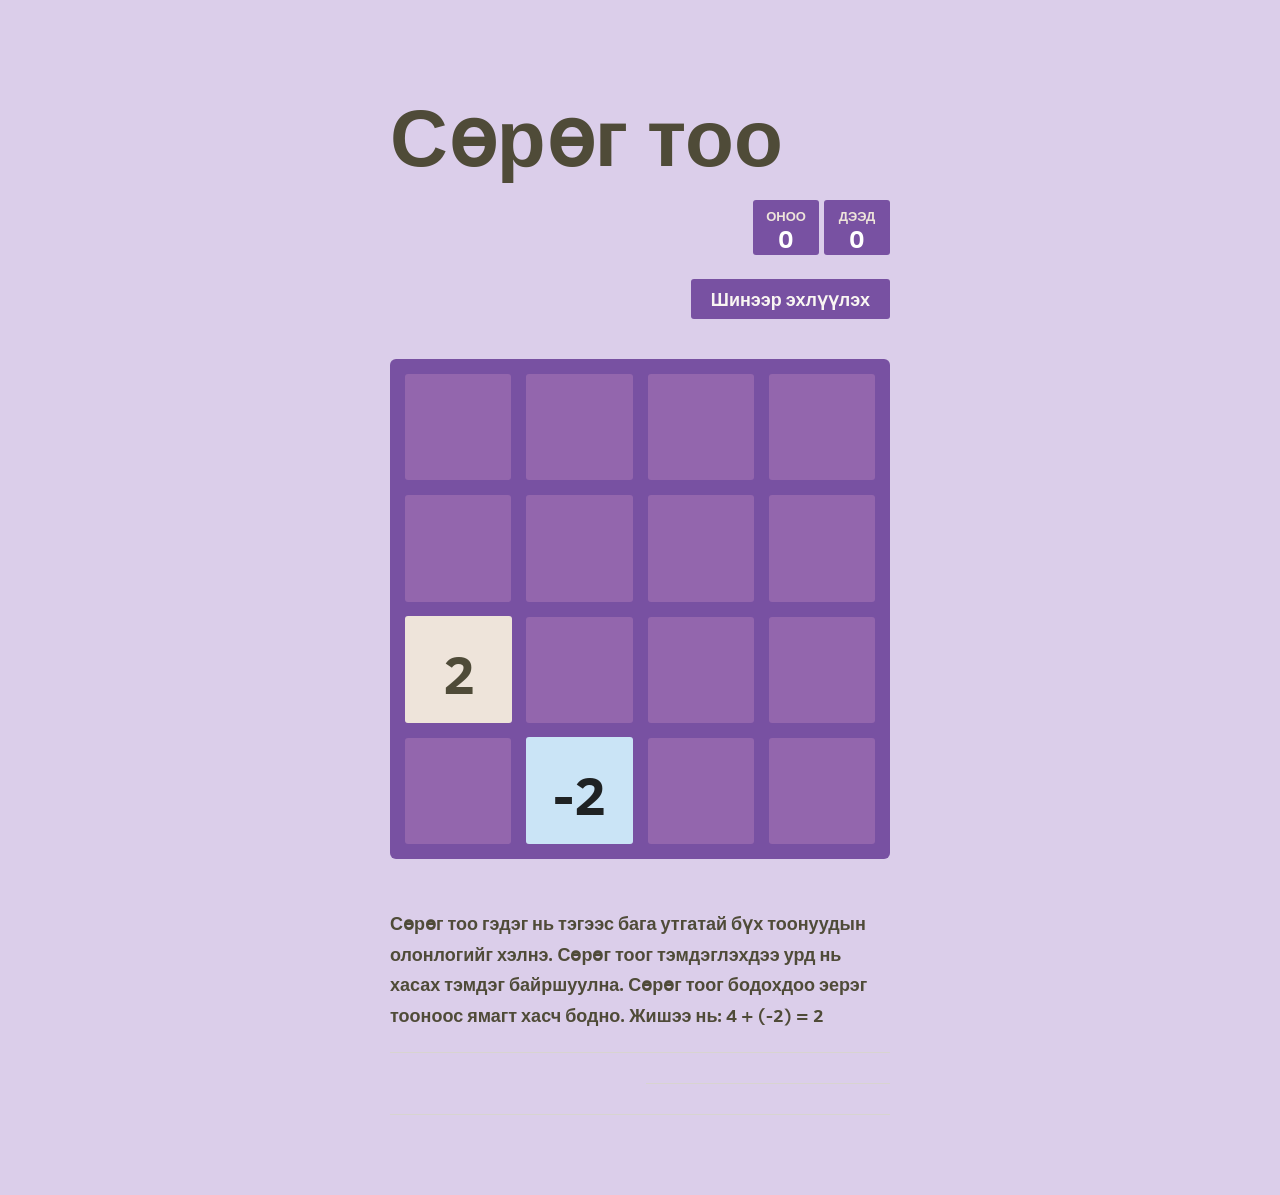
<file: index1.html>
<!DOCTYPE html>
<html>
<head>
  <meta charset="utf-8">
  <title> Сөрөг тоо </title>

  <link href='http://fonts.googleapis.com/css?family=Montserrat:700' rel='stylesheet' type='text/css'>
  <link href="style/main.css" rel="stylesheet" type="text/css">
  <link rel="shortcut icon" href="favicon.ico">
  <link rel="apple-touch-icon" href="meta/apple-touch-icon.png">
  <meta name="apple-mobile-web-app-capable" content="yes">

  <meta name="HandheldFriendly" content="True">
  <meta name="MobileOptimized" content="320">
  <meta name="viewport" content="width=device-width, target-densitydpi=160dpi, initial-scale=1.0, maximum-scale=1, user-scalable=no, minimal-ui">
  <script>
    (function(i,s,o,g,r,a,m){i['GoogleAnalyticsObject']=r;i[r]=i[r]||function(){
    (i[r].q=i[r].q||[]).push(arguments)},i[r].l=1*new Date();a=s.createElement(o),
    m=s.getElementsByTagName(o)[0];a.async=1;a.src=g;m.parentNode.insertBefore(a,m)
    })(window,document,'script','//www.google-analytics.com/analytics.js','ga');

    ga('create', 'UA-24287563-3', 'malcolmocean.github.io');
    ga('send', 'pageview');

  </script>
</head>
<body>
  <div class="container">
    <div class="heading">
      <h1 class="title"> Сөрөг тоо </h1>
      <div class="scores-container">
        <div class="score-container">0</div>
        <div class="best-container">0</div>
      </div>
    </div>

    &nbsp
    &nbsp
    <div class="above-game">
      <p class="game-intro"> <strong> </strong></p>
      <a class="restart-button"> Шинээр эхлүүлэх </a>
    </div>

    <div class="game-container">
      <div class="game-message">
        <p></p>
        <div class="lower">
	        <a class="keep-playing-button"> Үргэлжлүүлээд бай </a>
          <a class="retry-button"> Дахин эхлүүлэх </a>
         
        </div>
      </div>

      <div class="grid-container">
        <div class="grid-row">
          <div class="grid-cell"></div>
          <div class="grid-cell"></div>
          <div class="grid-cell"></div>
          <div class="grid-cell"></div>
        </div>
        <div class="grid-row">
          <div class="grid-cell"></div>
          <div class="grid-cell"></div>
          <div class="grid-cell"></div>
          <div class="grid-cell"></div>
        </div>
        <div class="grid-row">
          <div class="grid-cell"></div>
          <div class="grid-cell"></div>
          <div class="grid-cell"></div>
          <div class="grid-cell"></div>
        </div>
        <div class="grid-row">
          <div class="grid-cell"></div>
          <div class="grid-cell"></div>
          <div class="grid-cell"></div>
          <div class="grid-cell"></div>
        </div>
      </div>

      <div class="tile-container">

      </div>
    </div>

    <p class="game-explanation">
      <strong class="important"></strong>  <strong>
        Сөрөг тоо гэдэг нь тэгээс бага утгатай бүх тоонуудын олонлогийг хэлнэ. Сөрөг тоог тэмдэглэхдээ урд нь хасах тэмдэг байршуулна. Сөрөг тоог бодохдоо эерэг тооноос ямагт хасч бодно. Жишээ нь: 4 + (-2) = 2 
      </strong> 
    </p>
    <hr>
    <p>
    

   
    <span style="display: block; margin-top:5px; float:left; width: 256px; color: white; font-size: 72px; font-family: 'Montserrat', sans-serif;"></span>
    </a>
    </p>
    <hr>
    <p>
    </p>
    <hr>
    <p>
    </p>
  </div>

  <script src="js/bind_polyfill.js"></script>
  <script src="js/classlist_polyfill.js"></script>
  <script src="js/animframe_polyfill.js"></script>
  <script src="js/keyboard_input_manager.js"></script>
  <script src="js/html_actuator.js"></script>
  <script src="js/grid.js"></script>
  <script src="js/tile.js"></script>
  <script src="js/local_storage_manager.js"></script>
  <script src="js/game_manager.js"></script>
  <script src="js/application.js"></script>
</body>
</html>
</file>
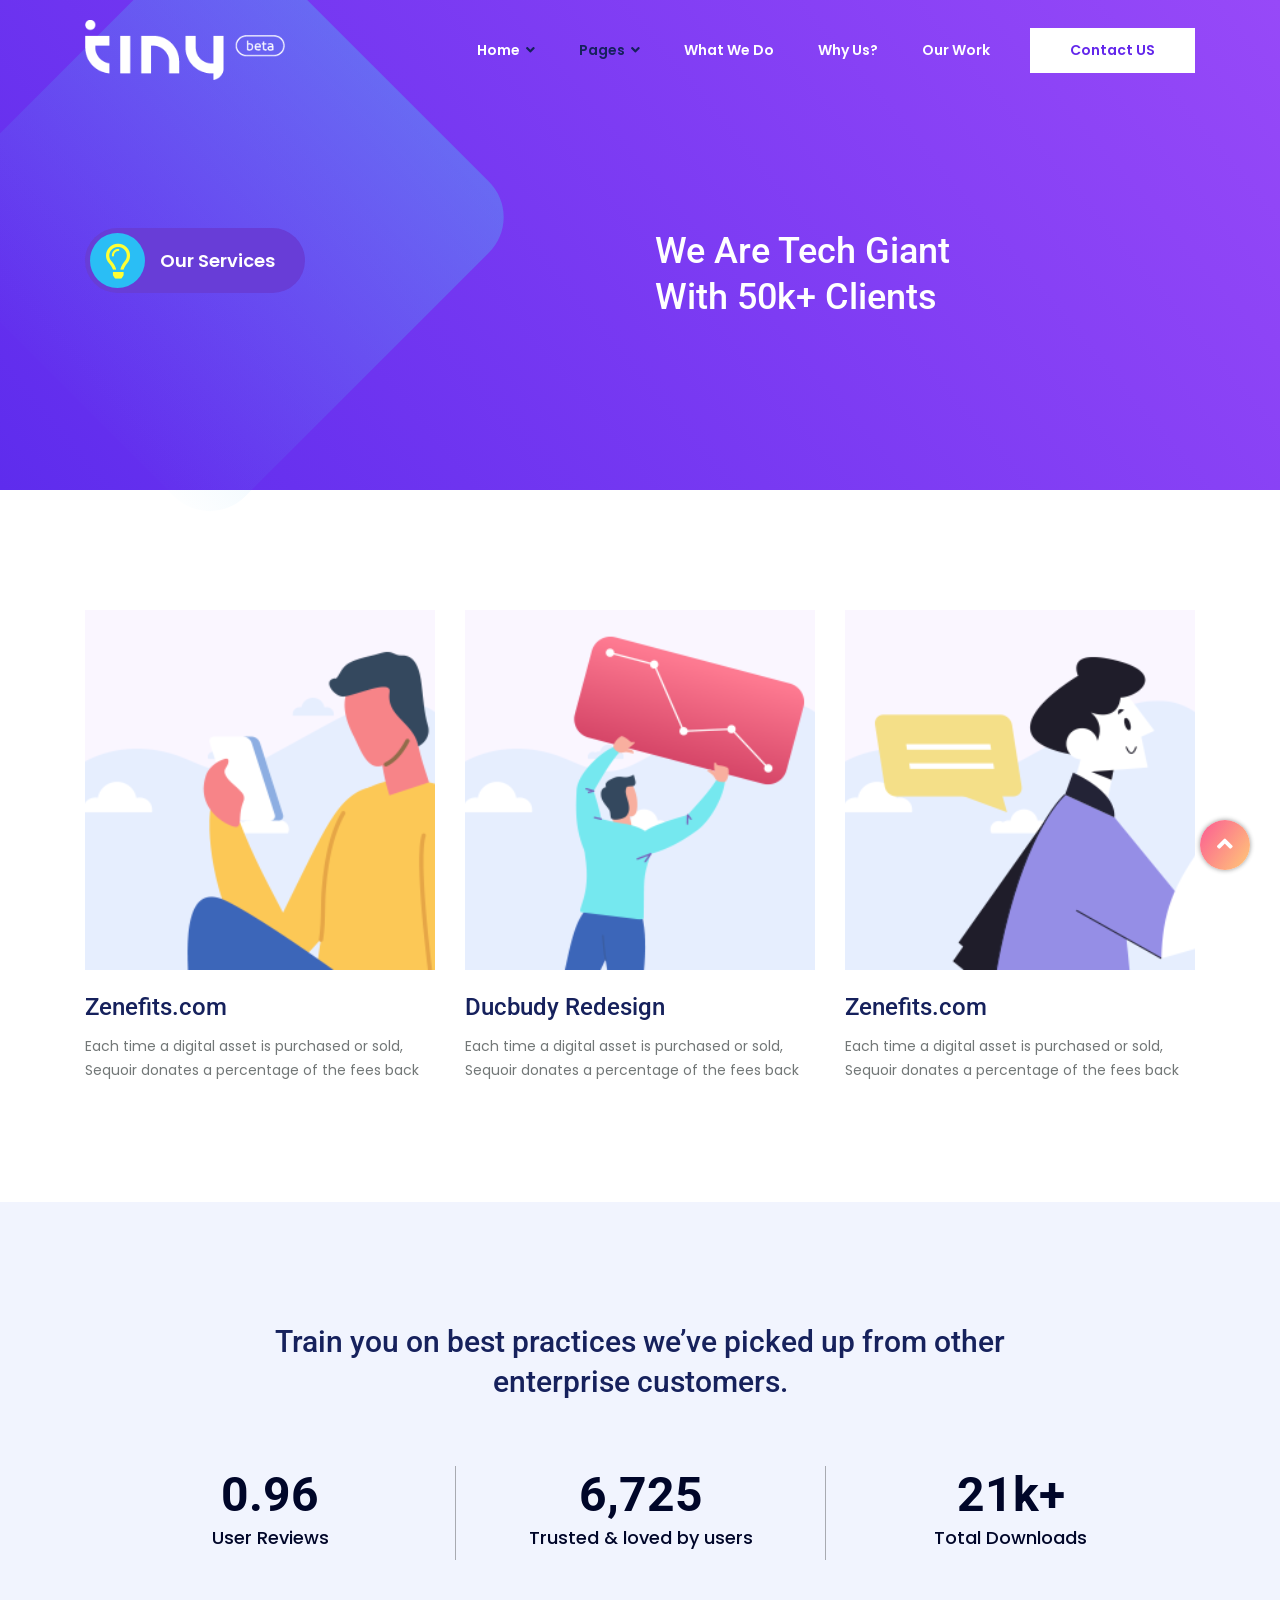
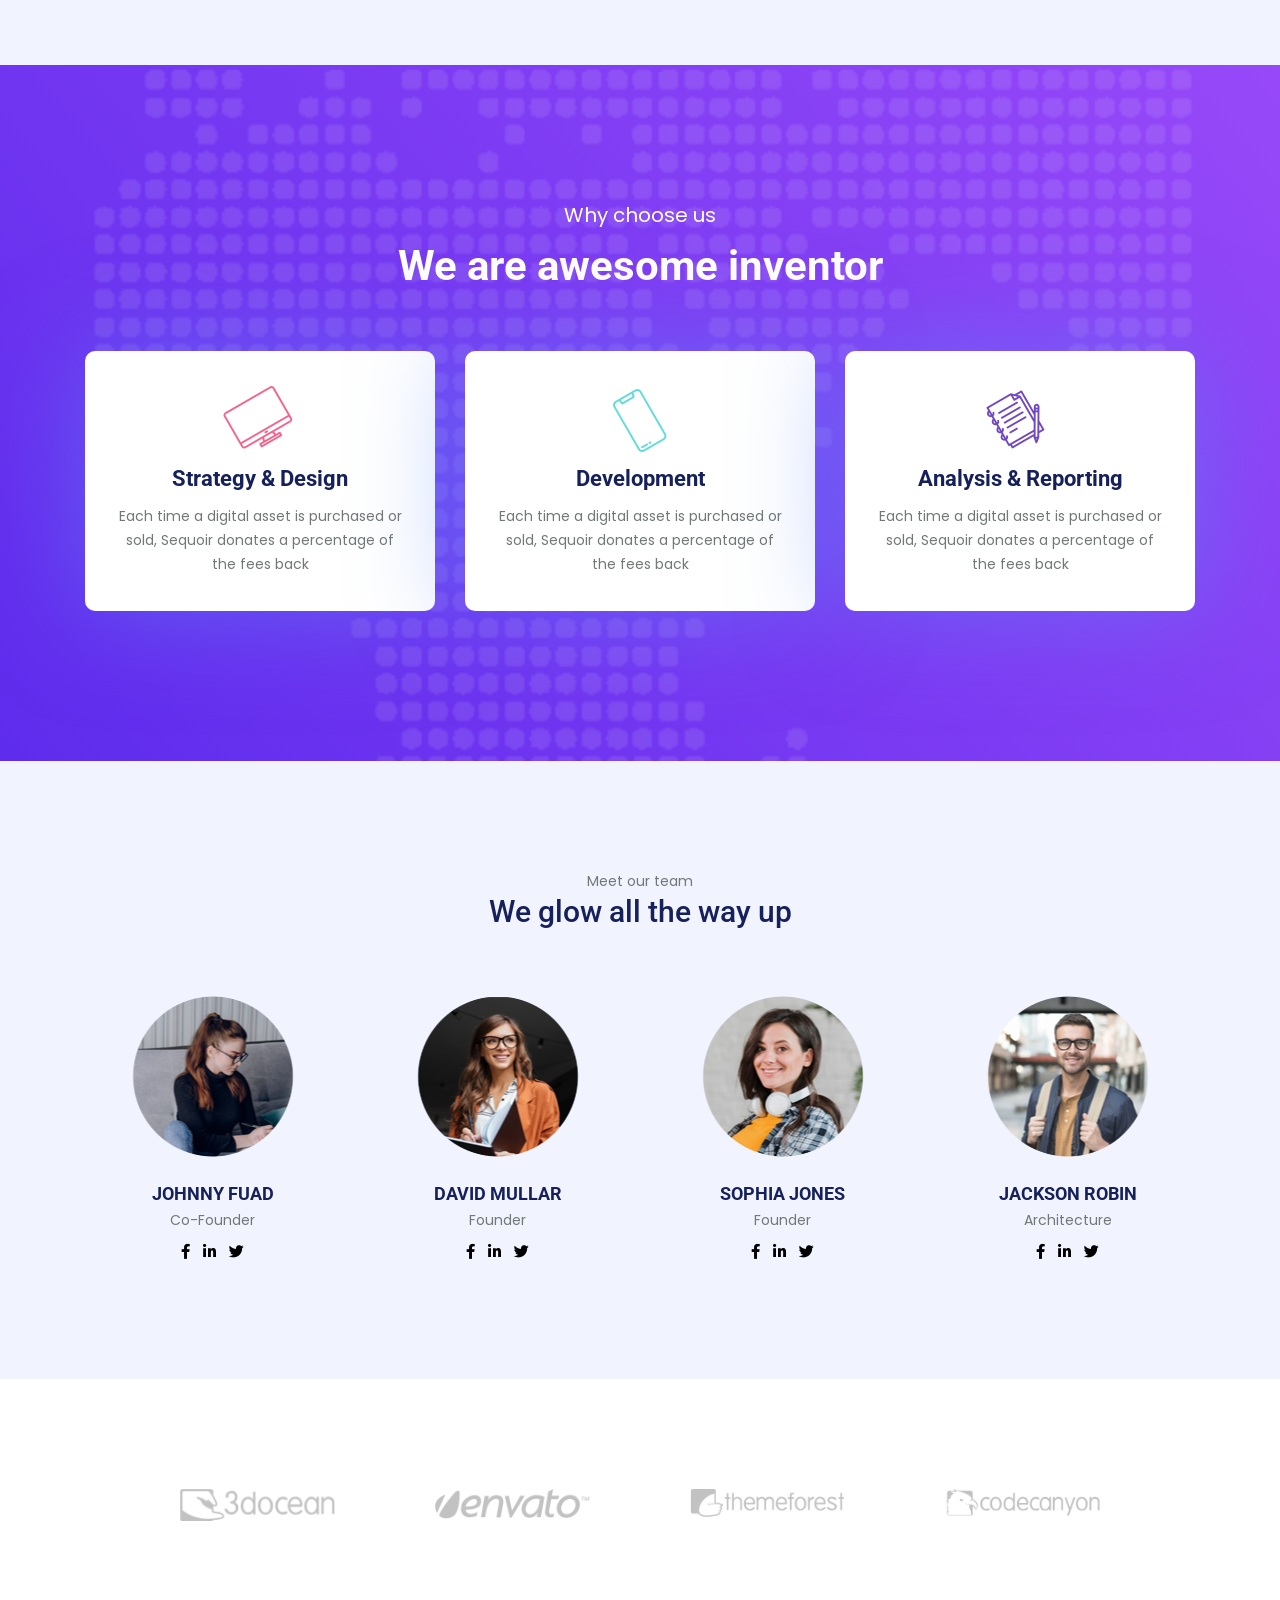
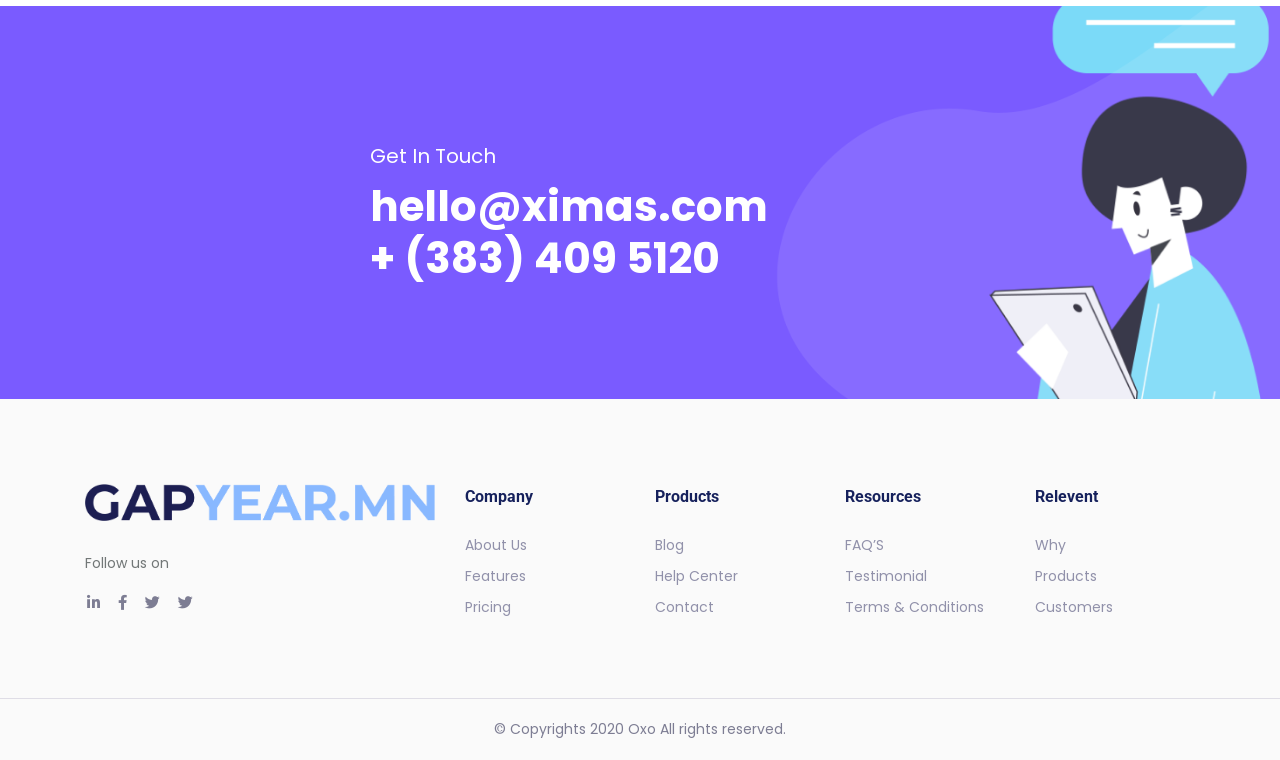
<file: service.html>
<!DOCTYPE html>
<html lang="en">

<head>
    <meta charset="UTF-8">
    <meta name="viewport" content="width=device-width, initial-scale=1.0">
    <meta http-equiv="X-UA-Compatible" content="IE=edge" />
    <meta http-equiv="X-UA-Compatible" content="ie=edge">
    <title>OXO - App Landing Page</title>
    <!-- favicon -->
    <link rel=icon href=favicon.ico sizes="20x20" type="image/png">
    <!-- animate -->
    <link rel="stylesheet" href="assets/css/animate.css">
    <!-- bootstrap -->
    <link rel="stylesheet" href="assets/css/bootstrap.min.css">
    <!-- magnific popup -->
    <link rel="stylesheet" href="assets/css/magnific-popup.css">
    <!-- owl carousel -->
    <link rel="stylesheet" href="assets/css/owl.carousel.min.css">
    <!-- fontawesome -->
    <link rel="stylesheet" href="assets/css/font-awesome.min.css">
    <!-- flaticon -->
    <link rel="stylesheet" href="assets/css/flaticon.css">
    <!-- Hover CSS -->
    <link rel="stylesheet" href="assets/css/hover-min.css">
    <!-- Main Stylesheet -->
    <link rel="stylesheet" href="assets/css/style.css">
    <!-- responsive Stylesheet -->
    <link rel="stylesheet" href="assets/css/responsive.css">

</head>

<body>
    <!-- preloader area start -->
    <div class="preloader" id="preloader">
        <div class="preloader-inner">
            <div></div>
            <hr/>
        </div>
    </div>
    <!-- preloader area end -->
    <div class="header-style-01">
        <!-- support bar area end -->
        <nav class="navbar navbar-area navbar-expand-lg nav-style-02">
            <div class="container nav-container inner-nav">
                <div class="responsive-mobile-menu">
                    <div class="logo-wrapper">
                        <a href="index.html" class="logo">
                            <img src="assets/img/logo-02.png" alt="">
                        </a>
                    </div>
                    <button class="navbar-toggler" type="button" data-toggle="collapse" data-target="#bizcoxx_main_menu" aria-expanded="false" aria-label="Toggle navigation">
                        <span class="navbar-toggler-icon"></span>
                    </button>
                </div>
                <div class="collapse navbar-collapse" id="bizcoxx_main_menu">
                    <ul class="navbar-nav">
                        <li class="menu-item-has-children">
                            <a href="#">Home</a>
                            <ul class="sub-menu">
                                <li><a href="index.html">Home 01</a></li>
                                <li><a href="index-2.html">Home 02</a></li>
                                <li><a href="index-3.html">Home 03</a></li>
                                <li><a href="index-4.html">Home 04</a></li>
                                <li><a href="index-5.html">Home 05</a></li>
                                <li><a href="index-6.html">Home 06</a></li>
                                <li><a href="index-7.html">Home 07</a></li>
                                <li><a href="index-8.html">Home 08</a></li>
                                <li><a href="index-9.html">Home 09</a></li>
                                <li><a href="index-10.html">Home 10</a></li>
                                <li><a href="index-11.html">Home 11</a></li>
                            </ul>
                        </li>
                        <li class="menu-item-has-children current-menu-item">
                            <a href="#">Pages</a>
                            <ul class="sub-menu">
                                <li><a href="about.html">About Us</a></li>
                                <li><a href="contact.html">Contact Us</a></li>
                                <li><a href="service.html">Services</a></li>
                                <li><a href="how-it-work.html">How it work</a></li>
                                <li><a href="faq.html">FAQs</a></li>
                                <li><a href="coming-soon.html">Coming Soon</a></li>
                            </ul>
                        </li>
                        <li><a href="#what">What we do</a></li>
                        <li><a href="#why">Why us?</a></li>
                        <li><a href="#work">Our work</a></li>
                    </ul>
                </div>
                <div class="nav-right-content">
                    <div class="btn-wrapper">
                        <a href="#" class="boxed-btn btn-brand white">Contact US</a>
                    </div>
                </div>
            </div>
        </nav>
        <!-- navbar area end -->
    </div>
    <!-- Breadcrumb Area -->
    <div class="breadcrumb-area  margin-bottom-120">
        <div class="shape"></div>
        <div class="container">
            <div class="row">
                <div class="col-lg-6">
                    <div class="breadcrumb-inner">
                        <div class="icon">
                            <i class="far fa-lightbulb"></i>
                            <p>Our Services</p>
                        </div>
                    </div>
                </div>
                <div class="col-lg-6">
                    <div class="breadcrumb-inner">
                        <h2 class="page-title">We are tech giant with 50k+ clients
                        </h2>
                    </div>
                </div>
            </div>
        </div>
    </div>
    <!-- Hard Work Area -->
    <div id="work" class="hard-work-area padding-bottom-90">
        <div class="container">
            <div class="row">
                <div class="col-lg-4 col-md-6">
                    <div class="hard-single-item margin-bottom-30">
                        <div class="thumb water-effect" style="background-image: url(assets/img/hard-work/04.png);">
                        </div>
                        <div class="content">
                            <h4 class="title">Zenefits.com</h4>
                            <p class="catagory">Each time a digital asset is purchased or sold, Sequoir donates a percentage of the fees back </p>
                        </div>
                    </div>
                </div>
                <div class="col-lg-4 col-md-6">
                    <div class="hard-single-item margin-bottom-30">
                        <div class="thumb water-effect" style="background-image: url(assets/img/hard-work/05.png);">
                        </div>
                        <div class="content">
                            <h4 class="title">Ducbudy Redesign </h4>
                            <p class="catagory">Each time a digital asset is purchased or sold, Sequoir donates a percentage of the fees back </p>
                        </div>
                    </div>
                </div>
                <div class="col-lg-4 col-md-6">
                    <div class="hard-single-item margin-bottom-30">
                        <div class="thumb water-effect" style="background-image: url(assets/img/hard-work/06.png);">
                        </div>
                        <div class="content">
                            <h4 class="title">Zenefits.com</h4>
                            <p class="catagory">Each time a digital asset is purchased or sold, Sequoir donates a percentage of the fees back </p>
                        </div>
                    </div>
                </div>
            </div>
        </div>
    </div>
    <!-- Counter Area -->
    <div class="counterup-area padding-bottom-105 padding-top-120">
        <div class="container">
            <div class="row justify-content-center">
                <div class="col-lg-8">
                    <div class="section-title desktop-center padding-bottom-50">
                        <h2 class="title">Train you on best practices we’ve picked up from other enterprise customers. </h2>
                    </div>
                </div>
            </div>
            <div class="row">
                <div class="col-lg-12">
                    <ul class="counter-item-list">
                        <li class="single-counterup-01">
                            <div class="content">
                                <div class="count-wrap"><span class="count-num">4.81</span></div>
                                <h4 class="title">User Reviews</h4>
                            </div>
                        </li>
                        <li class="single-counterup-01">
                            <div class="content">
                                <div class="count-wrap"><span class="count-num">33,629</span></div>
                                <h4 class="title">Trusted & loved by users</h4>
                            </div>
                        </li>
                        <li class="single-counterup-01">
                            <div class="content">
                                <div class="count-wrap"><span class="count-num">107</span>k+</div>
                                <h4 class="title">Total Downloads</h4>
                            </div>
                        </li>
                    </ul>
                </div>
            </div>
        </div>
    </div>
    <!-- organizations -->
    <div class="organizations-header-section">
        <div class="container">
            <div class="organizations-header-wrap bg-image" style="background-image: url(assets/img/map/map.png);">
                <div class="row justify-content-center">
                    <div class="col-lg-8">
                        <div class="section-title brand white desktop-center padding-bottom-45">
                            <p>Why choose us</p>
                            <h3 class="title">We are awesome inventor</h3>
                        </div>
                    </div>
                </div>
                <div class="row">
                    <div class="col-lg-4 col-md-6">
                        <div class="single-icon-box-04">
                            <div class="icon">
                                <i class="flaticon-monitor-1"></i>
                            </div>
                            <div class="content">
                                <h3 class="title">Strategy &amp; Design</h3>
                                <p>Each time a digital asset is purchased or sold, Sequoir donates a percentage of the fees back </p>
                            </div>
                        </div>
                    </div>
                    <div class="col-lg-4 col-md-6">
                        <div class="single-icon-box-04">
                            <div class="icon style-01">
                                <i class="flaticon-smartphone-1"></i>
                            </div>
                            <div class="content">
                                <h3 class="title">Development</h3>
                                <p>Each time a digital asset is purchased or sold, Sequoir donates a percentage of the fees back </p>
                            </div>
                        </div>
                    </div>
                    <div class="col-lg-4 col-md-6">
                        <div class="single-icon-box-04">
                            <div class="icon style-02">
                                <i class="flaticon-notebook"></i>
                            </div>
                            <div class="content">
                                <h3 class="title">Analysis &amp; Reporting</h3>
                                <p>Each time a digital asset is purchased or sold, Sequoir donates a percentage of the fees back </p>
                            </div>
                        </div>
                    </div>
                </div>
            </div>
        </div>
    </div>
    <!-- Our Team Section -->
    <section class="creative-team padding-top-110 padding-bottom-85">
        <div class="container">
            <div class="row justify-content-center">
                <div class="col-lg-8">
                    <div class="section-title desktop-center padding-bottom-50">
                        <span class="subtitle">Meet our team</span>
                        <h2 class="title">We glow all the way up</h2>
                    </div>
                </div>
            </div>
            <div class="row">
                <div class="col-lg-3 col-sm-6">
                    <div class="team-single-item">
                        <div class="thumb">
                            <img src="assets/img/team/01.png" alt="">
                        </div>
                        <div class="content">
                            <h4 class="title">Johnny Fuad</h4>
                            <span>Co-Founder</span>
                            <div class="social-link style-02">
                                <ul>
                                    <li><a href="#"><i class="fab fa-facebook-f"></i></a></li>
                                    <li><a href="#"><i class="fab fa-linkedin-in"></i></a></li>
                                    <li><a href="#"><i class="fab fa-twitter"></i></a></li>
                                </ul>
                            </div>
                        </div>
                    </div>
                </div>
                <div class="col-lg-3 col-sm-6">
                    <div class="team-single-item">
                        <div class="thumb">
                            <img src="assets/img/team/02.png" alt="">
                        </div>
                        <div class="content">
                            <h4 class="title">David Mullar</h4>
                            <span>Founder</span>
                            <div class="social-link style-02">
                                <ul>
                                    <li><a href="#"><i class="fab fa-facebook-f"></i></a></li>
                                    <li><a href="#"><i class="fab fa-linkedin-in"></i></a></li>
                                    <li><a href="#"><i class="fab fa-twitter"></i></a></li>
                                </ul>
                            </div>
                        </div>
                    </div>
                </div>
                <div class="col-lg-3 col-sm-6">
                    <div class="team-single-item">
                        <div class="thumb">
                            <img src="assets/img/team/04.png" alt="">
                        </div>
                        <div class="content">
                            <h4 class="title">Sophia Jones</h4>
                            <span>Founder</span>
                            <div class="social-link style-02">
                                <ul>
                                    <li><a href="#"><i class="fab fa-facebook-f"></i></a></li>
                                    <li><a href="#"><i class="fab fa-linkedin-in"></i></a></li>
                                    <li><a href="#"><i class="fab fa-twitter"></i></a></li>
                                </ul>
                            </div>
                        </div>
                    </div>
                </div>
                <div class="col-lg-3 col-sm-6">
                    <div class="team-single-item">
                        <div class="thumb">
                            <img src="assets/img/team/03.png" alt="">
                        </div>
                        <div class="content">
                            <h4 class="title">Jackson Robin</h4>
                            <span>Architecture</span>
                            <div class="social-link style-02">
                                <ul>
                                    <li><a href="#"><i class="fab fa-facebook-f"></i></a></li>
                                    <li><a href="#"><i class="fab fa-linkedin-in"></i></a></li>
                                    <li><a href="#"><i class="fab fa-twitter"></i></a></li>
                                </ul>
                            </div>
                        </div>
                    </div>
                </div>
            </div>
        </div>
    </section>
    <div class="header-bottom-area padding-bottom-85 padding-top-110">
        <div class="container">
            <div class="row justify-content-center">
                <div class="col-md-10">
                    <div class="client-area">
                        <div class="client-active-area">
                            <div class="single-brand">
                                <a href="#"><img src="assets/img/client/01.png" alt=""></a>
                            </div>
                            <div class="single-brand">
                                <a href="#"><img src="assets/img/client/02.png" alt=""></a>
                            </div>
                            <div class="single-brand">
                                <a href="#"><img src="assets/img/client/03.png" alt=""></a>
                            </div>
                            <div class="single-brand">
                                <a href="#"><img src="assets/img/client/04.png" alt=""></a>
                            </div>
                            <div class="single-brand">
                                <a href="#"><img src="assets/img/client/01.png" alt=""></a>
                            </div>
                        </div>
                    </div>
                </div>
            </div>
        </div>
    </div>
    <!-- Get In touch -->
    <div class="get-in-touch-area padding-bottom-100 padding-top-115">
        <div class="bg-image" style="background-image: url(assets/img/get-in-touch/01.png);"></div>
        <div class="bg-image-02" style="background-image: url(assets/img/get-in-touch/02.png);"></div>
        <div class="bg-image-03" style="background-image: url(assets/img/get-in-touch/22.png);"></div>
        <div class="container">
            <div class="row">
                <div class="col-lg-4 offset-lg-3">
                    <div class="section-title brand white">
                        <p>Get In Touch</p>
                        <div class="title">hello@ximas.com <br> + (383) 409 5120</div>
                    </div>
                </div>
            </div>
        </div>
    </div>
    <!-- footer area start -->
    <footer class="footer-area">
        <div class="footer-top style-04 padding-top-85 padding-bottom-50">
            <div class="container">
                <div class="row">
                    <div class="col-lg-4 col-md-6 col-sm-6">
                        <div class="footer-widget widget">
                            <div class="about_us_widget">
                                <a href="index.html" class="footer-logo"> <img src="assets/img/logo.png" alt="footer logo"></a>
                            </div>
                        </div>
                        <div class="widget widget_nav_menu">
                            <p>Follow us on</p>
                            <ul class="social_share style-01">
                                <li><a href="#"><i class="fab fa-linkedin-in"></i></a></li>
                                <li><a href="#"><i class="fab fa-facebook-f"></i></a></li>
                                <li><a href="#"><i class="fab fa-twitter"></i></a></li>
                                <li><a href="#"><i class="fab fa-twitter"></i></a></li>
                            </ul>
                        </div>
                    </div>
                    <div class="col-lg-2 col-md-6 col-sm-6">
                        <div class="footer-widget style-01 widget widget_nav_menu">
                            <h4 class="widget-title">Company</h4>
                            <ul>
                                <li><a href="#">About Us</a></li>
                                <li><a href="#">Features</a></li>
                                <li><a href="#">Pricing</a></li>
                            </ul>
                        </div>
                    </div>
                    <div class="col-lg-2 col-md-6 col-sm-6">
                        <div class="footer-widget style-01 widget widget_nav_menu">
                            <h4 class="widget-title">Products</h4>
                            <ul>
                                <li><a href="#">Blog</a></li>
                                <li><a href="#">Help Center</a></li>
                                <li><a href="#">Contact</a></li>
                            </ul>
                        </div>
                    </div>
                    <div class="col-lg-2 col-md-6 col-sm-6">
                        <div class="footer-widget style-01 widget widget_nav_menu">
                            <h4 class="widget-title">Resources</h4>
                            <ul>
                                <li><a href="#">FAQ’S</a></li>
                                <li><a href="#">Testimonial</a></li>
                                <li><a href="#">Terms & Conditions</a></li>
                            </ul>
                        </div>
                    </div>
                    <div class="col-lg-2 col-md-6 col-sm-6">
                        <div class="footer-widget style-01 widget widget_nav_menu">
                            <h4 class="widget-title">Relevent</h4>
                            <ul>
                                <li><a href="#">Why</a></li>
                                <li><a href="#">Products</a></li>
                                <li><a href="#">Customers</a></li>
                            </ul>
                        </div>
                    </div>
                </div>
            </div>
        </div>
        <div class="copyright-area style-03">
            <div class="container">
                <div class="row">
                    <div class="col-lg-12">
                        <div class="copyright-area-inner">
                            © Copyrights 2020 Oxo All rights reserved.
                        </div>
                    </div>
                </div>
            </div>
        </div>
    </footer>
    <!-- footer area end -->

    <!-- back to top area start -->
    <div class="back-to-top">
        <span class="back-top"><i class="fa fa-angle-up"></i></span>
    </div>
    <!-- back to top area end -->

    <!-- jquery -->
    <script src="assets/js/jquery-2.2.4.min.js"></script>
    <!-- bootstrap -->
    <script src="assets/js/bootstrap.min.js"></script>
    <!-- magnific popup -->
    <script src="assets/js/jquery.magnific-popup.js"></script>
    <!-- wow -->
    <script src="assets/js/wow.min.js"></script>
    <!-- owl carousel -->
    <script src="assets/js/owl.carousel.min.js"></script>
    <!-- waypoint -->
    <script src="assets/js/waypoints.min.js"></script>
    <!-- counterup -->
    <script src="assets/js/jquery.counterup.min.js"></script>
    <!-- Water effect -->
    <script src="assets/js/jquery.ripples-min.js"></script>
    <!-- VanillaTilt effect -->
    <script src="assets/js/tilt.jquery.js"></script>
    <!-- imageloaded -->
    <script src="assets/js/imagesloaded.pkgd.min.js"></script>
    <!-- isotope -->
    <script src="assets/js/isotope.pkgd.min.js"></script>
    <!-- parallax js -->
    <script src="assets/js/parallax.js"></script>
    <!-- main js -->
    <script src="assets/js/main.js"></script>

</body>

</html>
</file>
<file: assets/css/flaticon.css>
/*
  	Flaticon icon font: Flaticon
  	Creation date: 25/08/2019 15:18
  	*/
	
	@font-face {
	    font-family: "Flaticon";
	    src: url("../fonts/Flaticon.eot");
	    src: url("../fonts/Flaticon.eot?#iefix") format("embedded-opentype"), url("../fonts/Flaticon.woff2") format("woff2"), url("../fonts/Flaticon.woff") format("woff"), url("../fonts/Flaticon.ttf") format("truetype"), url("../fonts/Flaticon.svg#Flaticon") format("svg");
	    font-weight: normal;
	    font-style: normal;
	}
	
	@media screen and (-webkit-min-device-pixel-ratio:0) {
	    @font-face {
	        font-family: "Flaticon";
	        src: url("../fonts/Flaticon.svg#Flaticon") format("svg");
	    }
	}
	
	[class^="flaticon-"]:before,
	[class*=" flaticon-"]:before,
	[class^="flaticon-"]:after,
	[class*=" flaticon-"]:after {
	    font-family: Flaticon;
	    font-style: normal;
	}
	
	.flaticon-right-quotation-mark:before {
	    content: "\f100";
	}
	
	.flaticon-quote-left:before {
	    content: "\f101";
	}
	
	.flaticon-android-logo:before {
	    content: "\f102";
	}
	
	.flaticon-speedometer:before {
	    content: "\f103";
	}
	
	.flaticon-left-quote:before {
	    content: "\f104";
	}
	
	.flaticon-user:before {
	    content: "\f105";
	}
	
	.flaticon-bar-chart:before {
	    content: "\f106";
	}
	
	.flaticon-speech-bubble:before {
	    content: "\f107";
	}
	
	.flaticon-pencil:before {
	    content: "\f108";
	}
	
	.flaticon-user-1:before {
	    content: "\f109";
	}
	
	.flaticon-trash:before {
	    content: "\f10a";
	}
	
	.flaticon-clock:before {
	    content: "\f10b";
	}
	
	.flaticon-mouse:before {
	    content: "\f10c";
	}
	
	.flaticon-folder:before {
	    content: "\f10d";
	}
	
	.flaticon-volume:before {
	    content: "\f10e";
	}
	
	.flaticon-sitemap:before {
	    content: "\f10f";
	}
	
	.flaticon-shuffle:before {
	    content: "\f110";
	}
	
	.flaticon-levels:before {
	    content: "\f111";
	}
	
	.flaticon-screen:before {
	    content: "\f112";
	}
	
	.flaticon-switch:before {
	    content: "\f113";
	}
	
	.flaticon-sledge:before {
	    content: "\f114";
	}
	
	.flaticon-basketball:before {
	    content: "\f115";
	}
	
	.flaticon-cloud-computing:before {
	    content: "\f116";
	}
	
	.flaticon-next:before {
	    content: "\f117";
	}
	
	.flaticon-speech-bubble-1:before {
	    content: "\f118";
	}
	
	.flaticon-upload:before {
	    content: "\f119";
	}
	
	.flaticon-upload-1:before {
	    content: "\f11a";
	}
	
	.flaticon-power-button:before {
	    content: "\f11b";
	}
	
	.flaticon-download:before {
	    content: "\f11c";
	}
	
	.flaticon-upload-2:before {
	    content: "\f11d";
	}
	
	.flaticon-switch-1:before {
	    content: "\f11e";
	}
	
	.flaticon-mail:before {
	    content: "\f11f";
	}
	
	.flaticon-mail-1:before {
	    content: "\f120";
	}
	
	.flaticon-computer:before {
	    content: "\f121";
	}
	
	.flaticon-computer-1:before {
	    content: "\f122";
	}
	
	.flaticon-tools-and-utensils:before {
	    content: "\f123";
	}
	
	.flaticon-pin:before {
	    content: "\f124";
	}
	
	.flaticon-stars:before {
	    content: "\f125";
	}
	
	.flaticon-monitor:before {
	    content: "\f126";
	}
	
	.flaticon-notepad:before {
	    content: "\f127";
	}
	
	.flaticon-clipboards:before {
	    content: "\f128";
	}
	
	.flaticon-clipboards-1:before {
	    content: "\f129";
	}
	
	.flaticon-padlock:before {
	    content: "\f12a";
	}
	
	.flaticon-android:before {
	    content: "\f12b";
	}
	
	.flaticon-placeholder:before {
	    content: "\f12c";
	}
	
	.flaticon-clean:before {
	    content: "\f12d";
	}
	
	.flaticon-plane:before {
	    content: "\f12e";
	}
	
	.flaticon-apple:before {
	    content: "\f12f";
	}
	
	.flaticon-padlock-1:before {
	    content: "\f130";
	}
	
	.flaticon-followers:before {
	    content: "\f131";
	}
	
	.flaticon-loupe:before {
	    content: "\f132";
	}
	
	.flaticon-collaboration:before {
	    content: "\f133";
	}
	
	.flaticon-shopping-cart:before {
	    content: "\f134";
	}
	
	.flaticon-email:before {
	    content: "\f135";
	}
	
	.flaticon-pills:before {
	    content: "\f136";
	}
	
	.flaticon-padlock-2:before {
	    content: "\f137";
	}
	
	.flaticon-notification:before {
	    content: "\f138";
	}
	
	.flaticon-prescription:before {
	    content: "\f139";
	}
	
	.flaticon-share:before {
	    content: "\f13a";
	}
	
	.flaticon-email-1:before {
	    content: "\f13b";
	}
	
	.flaticon-paper-plane:before {
	    content: "\f13c";
	}
	
	.flaticon-smartphone:before {
	    content: "\f13d";
	}
	
	.flaticon-graduation-hat:before {
	    content: "\f13e";
	}
	
	.flaticon-heart-beat:before {
	    content: "\f13f";
	}
	
	.flaticon-call:before {
	    content: "\f140";
	}
	
	.flaticon-attach:before {
	    content: "\f141";
	}
	
	.flaticon-cardiology:before {
	    content: "\f142";
	}
	
	.flaticon-bell-ring:before {
	    content: "\f143";
	}
	
	.flaticon-air-freight:before {
	    content: "\f144";
	}
	
	.flaticon-search:before {
	    content: "\f145";
	}
	
	.flaticon-edit:before {
	    content: "\f146";
	}
	
	.flaticon-privacy:before {
	    content: "\f147";
	}
	
	.flaticon-shopping-cart-1:before {
	    content: "\f148";
	}
	
	.flaticon-speedometer-1:before {
	    content: "\f149";
	}
	
	.flaticon-clipboard:before {
	    content: "\f14a";
	}
	
	.flaticon-apple-1:before {
	    content: "\f14b";
	}
	
	.flaticon-gallery:before {
	    content: "\f14c";
	}
	
	.flaticon-save-money:before {
	    content: "\f14d";
	}
	
	.flaticon-share-1:before {
	    content: "\f14e";
	}
	
	.flaticon-star:before {
	    content: "\f14f";
	}
	
	.flaticon-hotel:before {
	    content: "\f150";
	}
	
	.flaticon-clock-1:before {
	    content: "\f151";
	}
	
	.flaticon-export:before {
	    content: "\f152";
	}
	
	.flaticon-notification-1:before {
	    content: "\f153";
	}
	
	.flaticon-smartphone-1:before {
	    content: "\f154";
	}
	
	.flaticon-fast-delivery:before {
	    content: "\f155";
	}
	
	.flaticon-mobile:before {
	    content: "\f156";
	}
	
	.flaticon-contract:before {
	    content: "\f157";
	}
	
	.flaticon-accounting:before {
	    content: "\f158";
	}
	
	.flaticon-notebook:before {
	    content: "\f159";
	}
	
	.flaticon-verify:before {
	    content: "\f15a";
	}
	
	.flaticon-feedback:before {
	    content: "\f15b";
	}
	
	.flaticon-sticky-notes:before {
	    content: "\f15c";
	}
	
	.flaticon-favourite:before {
	    content: "\f15d";
	}
	
	.flaticon-graduate:before {
	    content: "\f15e";
	}
	
	.flaticon-student:before {
	    content: "\f15f";
	}
	
	.flaticon-send:before {
	    content: "\f160";
	}
	
	.flaticon-greeting:before {
	    content: "\f161";
	}
	
	.flaticon-graduated:before {
	    content: "\f162";
	}
	
	.flaticon-open:before {
	    content: "\f163";
	}
	
	.flaticon-monitor-1:before {
	    content: "\f164";
	}
	
	.flaticon-notification-2:before {
	    content: "\f165";
	}
	
	.flaticon-notifications:before {
	    content: "\f166";
	}
</file>
<file: assets/css/style.css>
@charset "UTF-8";
/*
Theme Name: Bausins
Theme URI: 
Author: 
Author URI: 
Description: Bausins is a business website template
Version: 1.0.0
*/
/*--------------------------------------------------------------
>>> TABLE OF CONTENTS:
----------------------------------------------------------------

# Typography
# Normalize
# Accessibility
# Globals
# Alignments
# Clearings
# Posts and pages
# Captions
# Galleries
# Unit test
# guterberg
# Gutenberg	Default Style
# Block Color Palette Colors
# Sections
    ## Breadcrumb
    ## Comments
    ## Widgets
    ## Nav Bar
    ## Info Bar
    ## Header
    ## Header Bottom Area
    ## Footer Area
    ## Error 404 Area
    ## Why us Area
    ## Highly Skilled Area
    ## Call TO Action Area
    ## Testimonial Area
    ## Top Lawyer Style 02
    ## Counterup Area
    ## Case Category Area
    ## Legal Support Area
    ## Practice Details Area
    ## Attorney Details Area

# Elements
    ## Back Top
    ## Preloader
    ## Video Popup
    ## Button
    ## Blog
    ## Accordion
    ## contact Info Item
    ## Quote block with sign
    ## Counterup Item
    ## Video With Image
    ## Video Play Button
    ## Why Us Item
    ## Section Title
    ## What we cover item
    ## Icon Box Item
    ## Testimonial Item
    ## Case Categories Item
    ## Quote With Image
    ## Price Plan Item

--------------------------------------------------------------*/
/*-----------------
    # Typography
-----------------*/
@import url("https://fonts.googleapis.com/css2?family=Open+Sans:ital,wght@0,400;0,600;0,700;0,800;1,400;1,600;1,700;1,800&display=swap");
@import url("https://fonts.googleapis.com/css2?family=Poppins:ital,wght@0,400;0,500;0,600;0,700;0,800;0,900;1,400;1,500;1,600;1,700;1,800;1,900&family=Roboto:ital,wght@0,400;0,500;0,700;0,900;1,400;1,500;1,700;1,900&display=swap");
/*--------------------------------------------------------------
# Normalize
--------------------------------------------------------------*/
:root {
  --main-color-one: #16215c;
  --main-color-two: #ffc05e;
  --secondary-color: #fb3c7f;
  --heading-color: #16215c;
  --paragraph-color: #727777;
  --heading-font: "Roboto", sans-serif;
  --heading-font-02: "Open Sans", sans-serif;
  --body-font: "Poppins", sans-serif;
}

html {
  -webkit-text-size-adjust: 100%;
  -ms-text-size-adjust: 100%;
  overflow-x: hidden;
  font-family: var(--body-font);
}

* {
  box-sizing: border-box;
  outline: none;
  -moz-osx-font-smoothing: grayscale;
  /* Firefox */
  -webkit-font-smoothing: antialiased;
  /* WebKit  */
}

body {
  margin: 0;
  color: var(--paragraph-color);
  overflow-x: hidden;
  font-family: var(--body-font);
  font-size: 14px;
}

::-webkit-scrollbar {
  width: 5px;
}

::-webkit-scrollbar-thumb {
  background-image: linear-gradient(125deg, #fb3c7f 0%, #ffc05e 100%);
  border-radius: 10px;
}

h1 {
  font-size: 48px;
  line-height: 1.0833333333;
}

h2 {
  font-size: 36px;
  line-height: 1.4444444444;
}

h3 {
  font-size: 24px;
  line-height: 1.0833333333;
}

h4 {
  font-size: 20px;
  line-height: 1.2380952381;
}

h1,
h2,
h3,
h4,
h5,
h6 {
  color: var(--heading-color);
  font-family: var(--heading-font);
}

p {
  color: var(--paragraph-color);
  -webkit-hyphens: auto;
  hyphens: auto;
  margin-bottom: 10px;
  line-height: 24px;
}

a {
  color: inherit;
  text-decoration: none;
  color: var(--paragraph-color);
}

a,
a:hover,
a:focus,
a:active {
  text-decoration: none;
  outline: none;
  color: inherit;
}

pre {
  word-break: break-word;
}

a i {
  padding: 0 2px;
}

img {
  max-width: 100%;
}

ol {
  counter-reset: counter;
  padding-left: 0;
}

ol li {
  list-style: none;
  margin-bottom: 1rem;
}

ol li:before {
  counter-increment: counter;
  content: counter(counter);
  font-weight: 500;
  margin-right: 10px;
}

/*input and button type focus outline disable*/
input[type=text]:focus,
input[type=email]:focus,
input[type=url]:focus,
input[type=password]:focus,
input[type=search]:focus,
input[type=tel]:focus,
input[type=number]:focus,
textarea:focus,
input[type=button]:focus,
input[type=reset]:focus,
input[type=submit]:focus,
select:focus {
  outline: none;
  box-shadow: none;
  border: 1px solid #ddd;
}

code {
  color: #faa603;
}

.dark-bg {
  background-color: #111d5c;
}

.section-bg-1 {
  background-color: #f4f7fc;
}

.check-list-02 {
  margin: 0;
  padding: 0;
  list-style: none;
}
.check-list-02 li {
  display: block;
  padding-left: 20px;
  position: relative;
  z-index: 0;
}
.check-list-02 li:after {
  position: absolute;
  left: 0;
  top: 0;
  font-family: "fontawesome";
  content: "";
  color: var(--main-color-one);
}

.error {
  color: #dc3545 !important;
}

.check-list {
  margin: 0;
  padding: 0;
  list-style: none;
}
.check-list li {
  display: block;
  padding-left: 20px;
  position: relative;
  z-index: 0;
}
.check-list li:after {
  position: absolute;
  left: 0;
  top: 0;
  font-family: "fontawesome";
  content: "";
  color: var(--main-color-one);
}

.site-main .comment-navigation,
.site-main .posts-navigation,
.site-main .post-navigation {
  clear: both;
}

.comment-navigation .nav-previous,
.posts-navigation .nav-previous,
.post-navigation .nav-previous {
  float: left;
  width: 50%;
}

.comment-navigation .nav-next,
.posts-navigation .nav-next,
.post-navigation .nav-next {
  float: right;
  text-align: right;
  width: 50%;
}

.comment-navigation .nav-previous > a,
.posts-navigation .nav-previous > a,
.post-navigation .nav-previous > a,
.comment-navigation .nav-next > a,
.posts-navigation .nav-next > a,
.post-navigation .nav-next > a {
  transition: 0.3s ease-in;
}

.comment-navigation .nav-previous:hover > a,
.posts-navigation .nav-previous:hover > a,
.post-navigation .nav-previous:hover > a,
.comment-navigation .nav-next:hover > a,
.posts-navigation .nav-next:hover > a,
.post-navigation .nav-next:hover > a {
  color: var(--main-color-one);
}

/*--------------------------------------------------------------
# Accessibility
--------------------------------------------------------------*/
/* Text meant only for screen readers. */
.screen-reader-text {
  border: 0;
  clip: rect(1px, 1px, 1px, 1px);
  -webkit-clip-path: inset(50%);
          clip-path: inset(50%);
  height: 1px;
  margin: -1px;
  overflow: hidden;
  padding: 0;
  position: absolute !important;
  width: 1px;
  word-wrap: normal !important;
  /* Many screen reader and browser combinations announce broken words as they would appear visually. */
}

.screen-reader-text:focus {
  background-color: #f1f1f1;
  border-radius: 3px;
  box-shadow: 0 0 2px 2px rgba(0, 0, 0, 0.6);
  clip: auto !important;
  -webkit-clip-path: none;
          clip-path: none;
  color: #21759b;
  display: block;
  font-size: 14px;
  font-size: 0.875rem;
  font-weight: bold;
  height: auto;
  left: 5px;
  line-height: normal;
  padding: 15px 23px 14px;
  text-decoration: none;
  top: 5px;
  width: auto;
  z-index: 100000;
  /* Above WP toolbar. */
}

/* Do not show the outline on the skip link target. */
#content[tabindex="-1"]:focus {
  outline: 0;
}

/*--------------------------------------------------------------
# Globals
--------------------------------------------------------------*/
.padding-left-0 {
  padding-left: 0;
}

.padding-right-0 {
  padding-left: 0;
}

.gray-bg {
  background-color: #f5f5f5;
}

.secondary-bg {
  background-color: var(--secondary-color);
}

.padding-top-10 {
  padding-top: 10px;
}

.padding-top-20 {
  padding-top: 20px;
}

.padding-top-25 {
  padding-top: 25px;
}

.padding-top-30 {
  padding-top: 30px;
}

.padding-top-35 {
  padding-top: 35px;
}

.padding-top-40 {
  padding-top: 40px;
}

.padding-top-45 {
  padding-top: 45px;
}

.padding-top-55 {
  padding-top: 55px;
}

.padding-top-50 {
  padding-top: 50px;
}

.padding-top-60 {
  padding-top: 60px;
}

.padding-top-65 {
  padding-top: 65px;
}

.padding-top-70 {
  padding-top: 70px;
}

.padding-top-75 {
  padding-top: 75px;
}

.padding-top-80 {
  padding-top: 80px;
}

.padding-top-85 {
  padding-top: 85px;
}

.padding-top-90 {
  padding-top: 90px;
}

.padding-top-95 {
  padding-top: 95px;
}

.padding-top-100 {
  padding-top: 100px;
}

.padding-top-105 {
  padding-top: 105px;
}

.padding-top-110 {
  padding-top: 110px;
}

.padding-top-115 {
  padding-top: 115px;
}

.padding-top-120 {
  padding-top: 120px;
}

.padding-top-140 {
  padding-top: 140px;
}

.padding-top-150 {
  padding-top: 150px;
}

.padding-top-160 {
  padding-top: 160px;
}

.padding-top-190 {
  padding-top: 190px;
}

.padding-top-200 {
  padding-top: 200px;
}

.padding-top-210 {
  padding-top: 210px;
}

.padding-top-260 {
  padding-top: 260px;
}

.padding-top-310 {
  padding-top: 310px;
}

.padding-top-360 {
  padding-top: 360px;
}

.padding-top-390 {
  padding-top: 390px;
}

.padding-top-400 {
  padding-top: 400px;
}

.padding-top-600 {
  padding-top: 600px;
}

.padding-top-640 {
  padding-top: 640px;
}

.padding-top-720 {
  padding-top: 720px;
}

.padding-bottom-10 {
  padding-bottom: 10px;
}

.padding-bottom-15 {
  padding-bottom: 15px;
}

.padding-bottom-20 {
  padding-bottom: 20px;
}

.padding-bottom-25 {
  padding-bottom: 25px;
}

.padding-bottom-30 {
  padding-bottom: 30px;
}

.padding-bottom-35 {
  padding-bottom: 35px;
}

.padding-bottom-40 {
  padding-bottom: 40px;
}

.padding-bottom-45 {
  padding-bottom: 45px;
}

.padding-bottom-50 {
  padding-bottom: 50px;
}

.padding-bottom-55 {
  padding-bottom: 55px;
}

.padding-bottom-60 {
  padding-bottom: 60px;
}

.padding-bottom-65 {
  padding-bottom: 65px;
}

.padding-bottom-70 {
  padding-bottom: 70px;
}

.padding-bottom-75 {
  padding-bottom: 75px;
}

.padding-bottom-80 {
  padding-bottom: 80px;
}

.padding-bottom-85 {
  padding-bottom: 85px;
}

.padding-bottom-90 {
  padding-bottom: 90px;
}

.padding-bottom-95 {
  padding-bottom: 95px;
}

.padding-bottom-100 {
  padding-bottom: 100px;
}

.padding-bottom-110 {
  padding-bottom: 110px;
}

.padding-bottom-105 {
  padding-bottom: 105px;
}

.padding-bottom-115 {
  padding-bottom: 115px;
}

.padding-bottom-120 {
  padding-bottom: 120px;
}

.padding-bottom-130 {
  padding-bottom: 130px;
}

.padding-bottom-140 {
  padding-bottom: 140px;
}

.padding-bottom-135 {
  padding-bottom: 135px;
}

.padding-bottom-200 {
  padding-bottom: 200px;
}

.padding-bottom-280 {
  padding-bottom: 280px;
}

.padding-bottom-285 {
  padding-bottom: 285px;
}

.padding-bottom-150 {
  padding-bottom: 150px;
}

.padding-bottom-160 {
  padding-bottom: 160px;
}

.padding-bottom-165 {
  padding-bottom: 165px;
}

.padding-bottom-170 {
  padding-bottom: 170px;
}

.padding-bottom-180 {
  padding-bottom: 180px;
}

.padding-bottom-200 {
  padding-bottom: 200px;
}

.padding-bottom-215 {
  padding-bottom: 215px;
}

.padding-bottom-260 {
  padding-bottom: 260px;
}

.padding-bottom-300 {
  padding-bottom: 300px;
}

.padding-bottom-350 {
  padding-bottom: 350px;
}

.padding-bottom-460 {
  padding-bottom: 460px;
}

.margin-top-minus-90 {
  margin-top: -90px;
}

.margin-top-minus-100 {
  margin-top: -100px;
}

.margin-top-120 {
  margin-top: 120px;
}

.margin-top-150 {
  margin-top: 150px;
}

.margin-top-160 {
  margin-top: 160px;
}

.padding-120 {
  padding-top: 120px;
  padding-bottom: 120px;
}

.padding-110 {
  padding-top: 110px;
  padding-bottom: 110px;
}

.padding-100 {
  padding-top: 100px;
  padding-bottom: 100px;
}

.padding-20 {
  padding-top: 20px;
  padding-bottom: 20px;
}

.padding-30 {
  padding-top: 30px;
  padding-bottom: 30px;
}

.padding-40 {
  padding-top: 40px;
  padding-bottom: 40px;
}

.padding-50 {
  padding-top: 50px;
  padding-bottom: 50px;
}

.padding-60 {
  padding-top: 60px;
  padding-bottom: 60px;
}

.padding-65 {
  padding-top: 65px;
  padding-bottom: 65px;
}

.padding-70 {
  padding-top: 70px;
  padding-bottom: 70px;
}

.padding-80 {
  padding-top: 80px;
  padding-bottom: 80px;
}

.padding-90 {
  padding-top: 90px;
  padding-bottom: 90px;
}

.padding-10 {
  padding-top: 10px;
  padding-bottom: 10px;
}

.margin-top-10 {
  margin-top: 10px;
}

.margin-top-15 {
  margin-top: 15px;
}

.margin-top-20 {
  margin-top: 20px;
}

.margin-top-30 {
  margin-top: 30px;
}

.margin-top-35 {
  margin-top: 35px;
}

.margin-top-40 {
  margin-top: 40px;
}

.margin-top-50 {
  margin-top: 50px;
}

.margin-top-55 {
  margin-top: 55px;
}

.margin-top-60 {
  margin-top: 60px;
}

.margin-top-70 {
  margin-top: 70px;
}

.margin-top-80 {
  margin-top: 80px;
}

.margin-top-90 {
  margin-top: 90px;
}

.margin-top-100 {
  margin-top: 100px;
}

.margin-bottom-0 {
  margin-bottom: 0px !important;
}

.margin-bottom-10 {
  margin-bottom: 10px;
}

.margin-bottom-15 {
  margin-bottom: 15px;
}

.margin-bottom-20 {
  margin-bottom: 20px;
}

.margin-bottom-25 {
  margin-bottom: 25px;
}

.margin-bottom-30 {
  margin-bottom: 30px;
}

.margin-bottom-35 {
  margin-bottom: 35px;
}

.margin-bottom-40 {
  margin-bottom: 40px;
}

.margin-bottom-50 {
  margin-bottom: 50px;
}

.margin-bottom-55 {
  margin-bottom: 55px;
}

.margin-bottom-60 {
  margin-bottom: 60px;
}

.margin-bottom-70 {
  margin-bottom: 70px;
}

.margin-bottom-80 {
  margin-bottom: 80px;
}

.margin-bottom-90 {
  margin-bottom: 90px;
}

.margin-bottom-120 {
  margin-bottom: 120px;
}

.margin-bottom-150 {
  margin-bottom: 150px;
}

.margin-top-100 {
  margin-bottom: 100px;
}

.margin-top-110 {
  margin-top: 110px;
}

.margin-top-115 {
  margin-top: 115px;
}

.margin-top-120 {
  margin-top: 120px;
}

.min-height-600 {
  min-height: 600px;
}

.overflow-hidden {
  overflow: hidden;
}

/*--------------------------------------------------------------
# Alignments
--------------------------------------------------------------*/
.alignleft {
  float: left;
  clear: both;
  margin-right: 20px;
}

.alignright {
  float: right;
  clear: both;
  margin-left: 20px;
}

.aligncenter {
  clear: both;
  display: block;
  margin: 0 auto 1.75em;
}

.alignfull {
  margin: 1.5em 0;
  max-width: 100%;
}

.alignwide {
  max-width: 1100px;
}

/*--------------------------------------------------------------
# Clearings
--------------------------------------------------------------*/
.clear:before,
.clear:after,
.entry-content:before,
.entry-content:after,
.comment-content:before,
.comment-content:after,
.site-header:before,
.site-header:after,
.site-content:before,
.site-content:after,
.site-footer:before,
.site-footer:after {
  content: "";
  display: table;
  table-layout: fixed;
}

.clear:after,
.entry-content:after,
.comment-content:after,
.site-header:after,
.site-content:after,
.site-footer:after {
  clear: both;
}

/*--------------------------------------------------------------
## Posts and pages
--------------------------------------------------------------*/
.sticky {
  display: block;
}

.updated:not(.published) {
  display: none;
}

.blog-pagination ul li {
  display: inline-block;
}

.blog-pagination ul li + li {
  margin: 0 5px;
}

.blog-pagination ul li {
  display: inline-block;
}

.blog-pagination ul li + li {
  margin: 0 5px;
}

.blog-pagination {
  display: block;
  width: 100%;
}

.blog-pagination ul {
  margin: 0;
  padding: 0;
  list-style: none;
}

.blog-pagination ul li a,
.blog-pagination ul li span {
  display: block;
  padding: 3px 25px;
  border: 1px solid #e2e2e2;
  line-height: 40px;
  text-align: center;
  font-weight: 600;
  transition: 0.3s ease-in;
}

.blog-pagination ul li span.current,
.blog-pagination ul li a:hover {
  background-color: var(--secondary-color);
  color: #fff;
}

/*--------------------------------------------------------------
# Media
--------------------------------------------------------------*/
.page-content .wp-smiley,
.entry-content .wp-smiley,
.comment-content .wp-smiley {
  border: none;
  margin-bottom: 0;
  margin-top: 0;
  padding: 0;
}

/* Make sure embeds and iframes fit their containers. */
embed,
iframe,
object {
  max-width: 100%;
}

/* Make sure logo link wraps around logo image. */
.custom-logo-link {
  display: inline-block;
}

/*--------------------------------------------------------------
## Captions
--------------------------------------------------------------*/
.wp-caption {
  margin-bottom: 1.5em;
  max-width: 100%;
  clear: both;
}

.wp-caption img[class*=wp-image-] {
  display: block;
  margin-left: auto;
  margin-right: auto;
}

.wp-caption .wp-caption-text {
  margin: 0.8075em 0;
}

.wp-caption-text {
  text-align: center;
}

/*--------------------------------------------------------------
## Galleries
--------------------------------------------------------------*/
.gallery {
  margin-bottom: 1.5em;
}

.gallery-item {
  display: inline-block;
  text-align: center;
  vertical-align: top;
  width: 100%;
}

.gallery-columns-2 .gallery-item {
  max-width: 50%;
}

.gallery-columns-3 .gallery-item {
  max-width: 33.33%;
}

.gallery-columns-4 .gallery-item {
  max-width: 25%;
}

.gallery-columns-5 .gallery-item {
  max-width: 20%;
}

.gallery-columns-6 .gallery-item {
  max-width: 16.66%;
}

.gallery-columns-7 .gallery-item {
  max-width: 14.28%;
}

.gallery-columns-8 .gallery-item {
  max-width: 12.5%;
}

.gallery-columns-9 .gallery-item {
  max-width: 11.11%;
}

.gallery-caption {
  display: block;
}

/*----------------------------------------
    # Unit test
------------------------------------------*/
.wp-link-pages a {
  margin: 0 5px;
  transition: 0.3s ease-in;
}

.wp-link-pages {
  margin-bottom: 30px;
  margin-top: 25px;
}

.wp-link-pages span,
.wp-link-pages a {
  border: 1px solid #e2e2e2;
  padding: 5px 15px;
  display: inline-block;
}

.wp-link-pages .current,
.wp-link-pages a:hover {
  background-color: var(--main-color-one);
  color: #fff;
  border-color: var(--main-color-one);
}

.wp-link-pages span:first-child {
  margin-right: 5px;
}

dl,
ol,
ul {
  padding-left: 15px;
}

.post-password-form input {
  display: block;
  border: 1px solid #e2e2e2;
  height: 50px;
  border-radius: 3px;
  padding: 0 20px;
}

.post-password-form label {
  font-weight: 600;
  color: #333;
}

.post-password-form input[type=submit] {
  width: 100px;
  height: 50px;
  background-color: var(--main-color-one);
  color: #fff;
  font-size: 16px;
  font-weight: 600;
  letter-spacing: 1px;
  border: none;
  cursor: pointer;
  transition: 0.3s ease-in;
}

.post-password-form input[type=submit]:hover {
  background-color: #121A2F;
}

.footer-widget .table td,
.footer-widget .table th {
  padding: 0.5rem !important;
}

/*--------------------------------------------------------------
# Gutenberg	Default Style
--------------------------------------------------------------*/
.single-post-details-item .entry-content > .alignwide {
  max-width: 1100px;
}

.single-post-details-item .entry-content > .alignfull {
  margin: 1.5em 0;
  max-width: 100%;
}

.wp-block-video video {
  max-width: 636px;
}

.wp-block-image img {
  display: block;
}

.wp-block-image.alignleft,
.wp-block-image.alignright {
  width: 100%;
}

.wp-block-image.alignfull img {
  width: 100vw;
}

.wp-block-gallery:not(.components-placeholder) {
  margin: 1.5em auto;
}

.wp-block-cover-text p {
  padding: 1.5em 14px;
}

ul.wp-block-latest-posts.alignwide,
ul.wp-block-latest-posts.alignfull,
ul.wp-block-latest-posts.is-grid.alignwide,
ul.wp-block-latest-posts.is-grid.alignwide {
  padding: 0 14px;
}

.wp-block-table {
  display: block;
  overflow-x: auto;
}

.wp-block-table table {
  border-collapse: collapse;
  width: 100%;
}

.wp-block-table td, .wp-block-table th {
  padding: 0.5em;
}

.wp-block-embed.type-video > .wp-block-embed__wrapper {
  position: relative;
  width: 100%;
  height: 0;
  padding-top: 56.25%;
}

.wp-block-embed.type-video > .wp-block-embed__wrapper > iframe {
  position: absolute;
  width: 100%;
  height: 100%;
  top: 0;
  left: 0;
  bottom: 0;
  right: 0;
}

.wp-block-quote.is-large {
  margin: 0 auto 16px;
}

.wp-block-pullquote > p:first-child {
  margin-top: 0;
}

.wp-block-separator {
  margin: 3em auto;
  padding: 0;
}

@media screen and (min-width: 768px) {
  .wp-block-cover-text p {
    padding: 1.5em 0;
  }
}
wp-block-video video {
  max-width: 636px;
}

.wp-block-image img {
  display: block;
}

.wp-block-image.alignleft,
.wp-block-image.alignright {
  width: 100%;
}

.wp-block-image.alignfull img {
  width: 100vw;
}

.wp-block-gallery:not(.components-placeholder) {
  margin: 1.5em auto;
}

.wp-block-cover-text p {
  padding: 1.5em 14px;
}

ul.wp-block-latest-posts.alignwide,
ul.wp-block-latest-posts.alignfull,
ul.wp-block-latest-posts.is-grid.alignwide,
ul.wp-block-latest-posts.is-grid.alignwide {
  padding: 0 14px;
}

.wp-block-table {
  display: block;
  overflow-x: auto;
}

.wp-block-table table {
  border-collapse: collapse;
  width: 100%;
}

.wp-block-table td, .wp-block-table th {
  padding: 0.5em;
}

.wp-block-embed.type-video > .wp-block-embed__wrapper {
  position: relative;
  width: 100%;
  height: 0;
  padding-top: 56.25%;
}

.wp-block-embed.type-video > .wp-block-embed__wrapper > iframe {
  position: absolute;
  width: 100%;
  height: 100%;
  top: 0;
  left: 0;
  bottom: 0;
  right: 0;
}

.wp-block-quote.is-large {
  margin: 0 auto 16px;
}

.wp-block-pullquote > p:first-child {
  margin-top: 0;
}

.wp-block-quote:not(.is-large):not(.is-style-large) {
  border-left: 4px solid #000;
  padding-left: 1em;
}

.wp-block-separator {
  margin: 3em auto;
  padding: 0;
}

@media screen and (min-width: 768px) {
  .wp-block-cover-text p {
    padding: 1.5em 0;
  }
}
.wp-block-pullquote {
  border-top: 4px solid #555d66;
  border-bottom: 4px solid #555d66;
  color: #40464d;
}

/*--------------------------------------------------------------
## Block Color Palette Colors
--------------------------------------------------------------*/
.has-strong-blue-color {
  color: #0073aa;
}

.has-strong-blue-background-color {
  background-color: #0073aa;
}

.has-lighter-blue-color {
  color: #229fd8;
}

.has-lighter-blue-background-color {
  background-color: #229fd8;
}

.has-very-light-gray-color {
  color: #eee;
}

.has-very-light-gray-background-color {
  background-color: #eee;
}

.has-very-dark-gray-color {
  color: #444;
}

.has-very-dark-gray-background-color {
  background-color: #444;
}

/*---------------------
    ## Breadcumb 
----------------------*/
.breadcrumb-area {
  background-image: linear-gradient(50deg, #5e2ced 0%, #9749f8 100%);
  position: relative;
  z-index: 0;
  background-size: cover;
  background-position: center;
  padding: 228px 0 155px 0;
}
.breadcrumb-area.extra {
  padding-bottom: 138px;
}
.breadcrumb-area .shape {
  position: absolute;
  left: 0;
  top: 0;
  transform: rotate(45deg);
  width: 430px;
  height: 445px;
  border-radius: 50px;
  background-image: linear-gradient(180deg, rgba(81, 185, 245, 0.38) 0%, rgba(82, 185, 245, 0.01) 100%);
  z-index: -2;
  animation: rotate10deg 15s infinite;
}
.breadcrumb-area .page-title {
  font-size: 36px;
  line-height: 46px;
  font-weight: 500;
  color: #fff;
  text-transform: capitalize;
  margin-bottom: 15px;
  width: 340px;
}
.breadcrumb-area .page-title.style-01 {
  width: initial;
  font-size: 60px;
  font-weight: 600;
  line-height: 70px;
}
.breadcrumb-area p {
  font-size: 14px;
  line-height: 26px;
  max-width: 600px;
  color: rgba(255, 255, 255, 0.7);
  margin-bottom: 20px;
}
.breadcrumb-area .icon {
  display: inline-block;
  padding: 5px 30px 5px 5px;
  background-color: #683dd7;
  border-radius: 50px;
  display: inline-flex;
  align-items: center;
}
.breadcrumb-area .icon i {
  margin-right: 15px;
  color: #fff;
  background-color: #2abef5;
  width: 55px;
  height: 55px;
  border-radius: 50%;
  line-height: 55px;
  text-align: center;
  font-size: 35px;
  animation: lightup 5s linear infinite both;
}
.breadcrumb-area .icon p {
  font-size: 18px;
  color: #fff;
  font-weight: 600;
  margin-bottom: 0;
}
@keyframes lightup {
  0% {
    color: #ffff33;
  }
  50% {
    color: transparent;
  }
  100% {
    color: #ffff33;
  }
}
.breadcrumb-area .page-list {
  margin: 0;
  padding: 0;
}
.breadcrumb-area .page-list li {
  display: inline-block;
  position: relative;
  padding-left: 20px;
  font-size: 14px;
  font-weight: 500;
  color: rgba(255, 255, 255, 0.7);
}
.breadcrumb-area .page-list li:first-child {
  padding-left: 0;
}
.breadcrumb-area .page-list li:first-child a {
  color: rgba(255, 255, 255, 0.7);
}
.breadcrumb-area .page-list li:first-child:after {
  display: none;
}
.breadcrumb-area .page-list li:after {
  position: absolute;
  left: 7px;
  top: 0;
  font-weight: 700;
  content: "/";
  font-family: "fontawesome";
}
.breadcrumb-area .page-list li a {
  color: var(--main-color-one);
  transition: all 0.3s ease-in;
}
.breadcrumb-area .page-list li a:hover {
  color: #fff;
}

.notify-form {
  margin-top: 30px;
  display: flex;
}
.notify-form .form-group {
  width: 100%;
  flex: 1;
  margin-bottom: 0;
}
.notify-form .form-group .form-control {
  flex: 1;
  width: 100%;
  border-radius: 0;
  width: 100%;
  height: 55px;
  background-color: #fff;
  color: #5f5f5f;
}
.notify-form .form-group .form-control::-webkit-input-placeholder {
  /* WebKit browsers */
  color: rgba(95, 95, 95, 0.6);
}
.notify-form .form-group .form-control:-moz-placeholder {
  /* Mozilla Firefox 4 to 18 */
  color: rgba(95, 95, 95, 0.6);
}
.notify-form .form-group .form-control::-moz-placeholder {
  /* Mozilla Firefox 19+ */
  color: rgba(95, 95, 95, 0.6);
}
.notify-form .form-group .form-control:-ms-input-placeholder {
  /* Internet Explorer 10+ */
  color: rgba(95, 95, 95, 0.6);
}
.notify-form .submit-btn {
  border: none;
  background-color: #2abef5;
  padding: 7px 30px;
  font-size: 18px;
  font-weight: 600;
  color: #fff;
  transition: all 0.5s;
  cursor: pointer;
}
.notify-form .submit-btn:hover {
  background-color: #fff;
  color: var(--main-color-one);
}

/*--------------------------------------------------------------
	## Comments
--------------------------------------------------------------*/
.comment-content a {
  word-wrap: break-word;
}

.bypostauthor {
  display: block;
}

.comments-area {
  margin-top: 30px;
}

.comments-area .comments-title {
  font-size: 26px;
  line-height: 34px;
  font-weight: 600;
  margin-bottom: 38px;
  text-transform: uppercase;
}

.comments-area .comment-list .comment-respond {
  margin-bottom: 30px;
}

.comments-area .comment-list {
  margin: 0;
  padding: 0;
  list-style: none;
  list-style-type: none;
  margin-bottom: 20px;
}

.comments-area .comment-list li {
  margin-bottom: 30px;
}

.comments-area .comment-list li:last-child {
  margin-bottom: 0;
}

.comments-area .comment-list li ul.children {
  margin: 0;
  padding: 0;
  list-style: none;
  list-style-type: none;
}

.comments-area .comment-list li ul {
  list-style: none;
}

.comments-area .comment-list li ul.children li {
  margin-left: 50px;
  list-style-type: none;
  list-style: none;
}

.comments-area .comment-list li .single-comment-wrap {
  display: flex;
  align-self: flex-start;
}

.comments-area .comment-list li .single-comment-wrap .thumb {
  margin-right: 20px;
  min-width: 80px;
  border-radius: 50%;
}

.comments-area .comment-list li .single-comment-wrap .thumb img {
  margin-bottom: 10px;
  border-radius: 50%;
}

.comments-area .comment-list li .single-comment-wrap .date,
.blog-details-page-content-area .comments-area .comment-list li .single-comment-wrap .time {
  display: block;
  font-size: 14px;
  line-height: 20px;
  margin-bottom: 20px;
}

.comments-area .comment-list li .single-comment-wrap .content {
  flex: 1;
  position: relative;
}

.comments-area .comment-list .has-children {
  padding-left: 80px;
}

.comments-area .comment-list li .single-comment-wrap .content .title {
  font-size: 18px;
  line-height: 28px;
  font-weight: 600;
  font-family: var(--heading-font);
}

.comments-area .comment-list li .single-comment-wrap .content .comment-content {
  max-width: 620px;
}

.comments-area .comment-list li .single-comment-wrap .content p {
  font-size: 14px;
  line-height: 24px;
  word-break: break-word;
}

.comments-area .comment-list li .single-comment-wrap .content p:last-child {
  margin-bottom: 0;
}

.comments-area .comment-list li .single-comment-wrap .content .reply {
  color: var(--secondary-color);
}

.comments-area .comment-list li .single-comment-wrap .content .reply:hover {
  color: var(--main-color-one);
}

.comments-area .reply-title,
.comments-area .comment-reply-title {
  font-size: 26px;
  line-height: 34px;
  font-weight: 600;
}

.comments-area .form-submit {
  margin-bottom: 0;
}

.comment-form .form-group.textarea .form-control {
  min-height: 160px;
  resize: none;
  line-height: 26px;
}

.comment-form .form-group.textarea .form-control:focus {
  outline: none;
  box-shadow: none;
}

.comment-form .form-group .form-control {
  height: 50px;
  line-height: 50px;
  border-radius: 0;
  border: 1px solid #f2f2f3;
  background-color: #f2f2f3;
}

.comment-form .submit-btn {
  height: 50px;
  width: auto;
  border-radius: 5px;
  font-weight: 400;
  background-color: var(--main-color-one);
  border: none;
  cursor: pointer;
  transition: 0.3s ease-in;
  color: #fff;
}

.comment-form .submit-btn:hover {
  background-color: var(--secondary-color);
  color: #fff;
}

.comment-respond {
  /*margin-top: 20px;*/
}

.comments-area .comment-list .children li:last-child {
  margin-bottom: 30px;
}

.comments-area .comment-list li ul.children {
  margin-top: 30px;
}

.comment-form-cookies-consent input[type=checkbox] {
  margin-right: 5px;
}

/*--------------------------------------------------------------
	## WIdgets
--------------------------------------------------------------*/
.widget {
  margin-bottom: 30px;
}

.widget select {
  width: 100%;
  height: 50px;
  padding: 10px 20px;
}

.widget .widget-title {
  font-size: 16px;
  font-weight: 700;
  line-height: 26px;
  margin-bottom: 25px;
  text-transform: capitalize;
  position: relative;
  font-family: var(--heading-font);
}
.widget .widget-title.style-01 {
  font-size: 18px;
}

.widget.widget_calendar {
  padding-right: 24px;
  padding-left: 24px;
}

.widget:last-child {
  margin-bottom: 0px;
}

.widget.widget_nav_menu ul li.menu-item-has-children:after {
  display: none;
}

.widget.footer-widget.widget_subscribe {
  display: flex;
}
.widget.footer-widget.widget_subscribe .title {
  font-size: 24px;
  font-weight: 700;
  color: #fff;
}

.widget.footer-widget .subscribe-form {
  display: flex;
  margin-left: 50px;
}
.widget.footer-widget .subscribe-form .form-group {
  display: flex;
  margin-bottom: 0;
}
.widget.footer-widget .subscribe-form .form-group .form-control {
  width: 100%;
  height: 55px;
  border-radius: 50px;
  background-color: #fff;
  color: #5f5f5f;
}
.widget.footer-widget .subscribe-form .form-group .form-control::-webkit-input-placeholder {
  /* WebKit browsers */
  color: rgba(95, 95, 95, 0.6);
}
.widget.footer-widget .subscribe-form .form-group .form-control:-moz-placeholder {
  /* Mozilla Firefox 4 to 18 */
  color: rgba(95, 95, 95, 0.6);
}
.widget.footer-widget .subscribe-form .form-group .form-control::-moz-placeholder {
  /* Mozilla Firefox 19+ */
  color: rgba(95, 95, 95, 0.6);
}
.widget.footer-widget .subscribe-form .form-group .form-control:-ms-input-placeholder {
  /* Internet Explorer 10+ */
  color: rgba(95, 95, 95, 0.6);
}
.widget.footer-widget .subscribe-form .submit-btn {
  border: none;
  border-radius: 50px;
  background-color: var(--secondary-color);
  width: 85px;
  height: 55px;
  font-size: 25px;
  color: #fff;
  transition: all 0.5s;
  margin-left: 15px;
  cursor: pointer;
}
.widget.footer-widget .subscribe-form .submit-btn:hover {
  background-color: #fff;
  color: var(--main-color-one);
}

.widget.footer-widget {
  background-color: transparent;
  padding: 0;
  margin-bottom: 30px;
}

.widget ul {
  margin: 0;
  padding: 0;
  list-style: none;
}

.widget ul li ul {
  margin-left: 20px;
}

.widget ul li {
  display: block;
  margin: 8px 0;
  -ms-word-wrap: break-word;
  word-break: break-word;
}

.widget ul li:first-child {
  margin-top: 0px;
}

.widget ul li:last-child {
  margin-bottom: 0px;
}

.widget ul li a {
  color: inherit;
  transition: all 0.3s ease-in;
}

.widget ul li a:hover {
  color: var(--main-color-one);
}

.widget_search .search-form {
  position: relative;
}

.widget_search .search-form .form-group {
  margin-bottom: 0;
}

.widget_search .search-form .form-group .form-control {
  height: 50px;
  border: 1px solid rgba(0, 0, 0, 0.2);
  padding: 0 70px 0 15px;
}

.widget_search .search-form .submit-btn {
  position: absolute;
  right: 0;
  top: 0;
  width: 60px;
  height: 50px;
  line-height: 50px;
  padding: 0;
  font-size: 18px;
  border-top-right-radius: 5px;
  border-bottom-right-radius: 5px;
  background-color: var(--secondary-color);
  color: #fff;
  transition: 0.3s ease-in;
  border: none;
  cursor: pointer;
}

.widget_search .search-form .submit-btn:hover {
  background-color: var(--secondary-color);
  color: #fff;
}

.widget_author_meta {
  text-align: center;
}

.widget_author_meta .thumb {
  width: 80px;
  height: 80px;
  margin: 0 auto;
  margin-bottom: 20px;
}

.widget_author_meta .thumb img {
  border-radius: 50%;
}

.widget_author_meta .content .name {
  font-size: 21px;
  font-weight: 700;
}

.widget_author_meta .content p {
  font-size: 16px;
  line-height: 26px;
}

.widget_author_meta .content ul {
  margin-top: 25px;
}

.widget_author_meta .content ul li {
  display: inline-block;
  margin: 0 5px;
}

.widget_author_meta .content ul li a {
  display: block;
  width: 40px;
  height: 40px;
  line-height: 40px;
  text-align: center;
  border: 1px solid rgba(0, 0, 0, 0.1);
  border-radius: 50%;
  transition: all 0.3s ease-in;
}

.widget_author_meta .content ul li a:hover {
  background-color: var(--main-color-one);
  color: #fff;
}

.widget_tag_cloud .tagcloud a {
  display: inline-block;
  padding: 5px 15px;
  border: 1px solid rgba(0, 0, 0, 0.1);
  margin: 5px 5px 5px 0;
  color: inherit;
  transition: all 0.3s ease-in;
  border-radius: 5px;
  font-size: 14px !important;
}

.widget_tag_cloud .tagcloud a:hover {
  background-color: var(--main-color-one);
  color: #fff;
}

.widget ul li ul.sub-menu {
  position: initial;
}

.widget ul li ul.sub-menu {
  visibility: visible;
  opacity: 1;
  background-color: transparent;
  border-top: none;
  box-shadow: none;
  margin-top: 10px;
}

.widget ul li ul.sub-menu li a {
  padding: 0 0 0px 10px;
}

.widget ul li ul.sub-menu li a:hover {
  background-color: transparent;
}

.widget.widget_nav_menu ul {
  margin: 0;
  padding: 0;
  list-style: none;
}

.widget.widget_nav_menu ul li {
  margin: 10px 0;
}

.widget.widget_archive ul li:first-child {
  padding-top: 0;
}

.widget.widget_archive ul li {
  padding: 10px 0;
  border-bottom: 1px solid #dedee2;
}

.widget.widget_archive ul li:last-child {
  border-bottom: none;
}

.widget.widget_archive ul li a span {
  float: right;
}

.widget.widget_nav_menu ul li:first-child {
  margin-top: 0;
}

.widget.widget_nav_menu ul li:last-child {
  margin-bottom: 0;
}

.widget.widget_nav_menu ul li a {
  border: none;
}

.widget.widget_nav_menu ul li > ul {
  margin-left: 15px;
}

.widget.footer-widget.widget_calendar table {
  margin-bottom: 0;
}

.widget.footer-widget.widget_calendar caption {
  padding-bottom: 0;
}

.widget.footer-widget .widget-title {
  color: rgba(255, 255, 255, 0.9);
}

.widget.footer-widget p,
.footer-widget.widget_tag_cloud .tagcloud a,
.widget.footer-widget.widget_calendar caption,
.widget.footer-widget.widget_calendar th,
.widget.footer-widget.widget_calendar td {
  color: #9191aa;
  font-size: 14px;
}

.widget.footer-widget ul li a,
.widget.footer-widget ul li {
  color: #9191aa;
  font-size: 14px;
}

.widget.footer-widget ul li a:hover {
  color: var(--secondary-color);
}

.widget.footer-widget.style-01 ul li a:hover {
  color: var(--secondary-color);
}

.widget.widget_subscribe {
  background-color: #131627;
  padding: 45px 40px;
  border-radius: 20px;
}

.widget .social_share {
  margin: 0;
  padding: 0;
  list-style: none;
}
.widget .social_share.style-01 li {
  color: #7d7d93;
}
.widget .social_share.style-01 li i {
  font-size: 15px;
}
.widget .social_share.style-01 li a:hover {
  color: var(--secondary-color);
}
.widget .social_share li {
  margin: 0;
  display: inline-block;
  text-align: center;
  border-radius: 5px;
  color: #fff;
}
.widget .social_share li + li {
  margin-left: 10px;
}
.widget .social_share li i {
  display: block;
  margin-bottom: 10px;
  font-size: 20px;
}
.widget .social_share li a:hover {
  color: #fff;
}

.widget .recent_post_item {
  margin: 0;
  padding: 0;
  list-style: none;
}
.widget .recent_post_item li {
  display: block;
}
.widget .recent_post_item li + li {
  margin-top: 20px;
}
.widget .recent_post_item li.single-recent-post-item {
  display: flex;
  align-self: flex-start;
}
.widget .recent_post_item li.single-recent-post-item .thumb {
  width: 110px;
  height: 70px;
  border-radius: 10px;
  margin-right: 15px;
}
.widget .recent_post_item li.single-recent-post-item .thumb img {
  border-radius: 10px;
}
.widget .recent_post_item li.single-recent-post-item .content {
  flex: 1;
}
.widget .recent_post_item li.single-recent-post-item .content .title {
  font-size: 14px;
  line-height: 18px;
  font-weight: 500;
  max-width: 170px;
}
.widget .recent_post_item li.single-recent-post-item .content .time {
  font-size: 12px;
  font-weight: 500;
}
.widget .recent_post_item li.single-recent-post-item .content .time i {
  color: var(--secondary-color);
  padding-right: 5px;
}

.contact_info_list {
  margin: 0;
  padding: 0;
  list-style: none;
}
.contact_info_list li {
  display: block;
}
.contact_info_list li.single-info-item {
  position: relative;
}
.contact_info_list li.single-info-item .icon {
  position: absolute;
  left: 0;
  top: 0;
  color: var(--main-color-one);
}
.contact_info_list li.single-info-item .details {
  margin-left: 30px;
}

.about_us_widget .footer-logo {
  margin-bottom: 20px;
  display: block;
}

.copyright-area {
  padding: 20px 0;
  text-align: center;
  color: #898ba7;
  font-size: 14px;
}

.widget-testimonial .icon {
  font-size: 70px;
  line-height: 60px;
  color: var(--main-color-one);
  margin-bottom: 16px;
}
.widget-testimonial p {
  color: rgba(255, 255, 255, 0.8);
  line-height: 1.6;
}
.widget-testimonial .author-meta {
  display: flex;
  align-self: flex-start;
  margin-top: 24px;
}
.widget-testimonial .author-meta .thumb {
  margin-right: 20px;
}
.widget-testimonial .author-meta .thumb img {
  max-width: 80px;
  height: 80px;
  border-radius: 50%;
}
.widget-testimonial .author-meta .content {
  flex: 1;
  margin-top: 15px;
}
.widget-testimonial .author-meta .content .name {
  font-size: 18px;
  line-height: 26px;
  font-weight: 700;
  color: #fff;
  margin-bottom: 0;
}
.widget-testimonial .author-meta .content .designation {
  color: rgba(255, 255, 255, 0.8);
  font-size: 14px;
}

.practice-sidebar .widget.widget_categories,
.case-sidebar .widget.widget_categories {
  padding: 0px;
  background-color: transparent;
}
.practice-sidebar .widget.widget_categories .widget-title,
.case-sidebar .widget.widget_categories .widget-title {
  background-color: #e1e1e1;
  padding: 15px 30px;
  margin-bottom: 0px;
}
.practice-sidebar .widget.widget_categories ul li,
.case-sidebar .widget.widget_categories ul li {
  position: relative;
  z-index: 0;
  background-color: #f5f5f5;
  padding: 13px 30px;
  margin-bottom: 0;
}
.practice-sidebar .widget.widget_categories ul li + li,
.case-sidebar .widget.widget_categories ul li + li {
  margin-top: 2px;
}
.practice-sidebar .widget.widget_categories ul li:after,
.case-sidebar .widget.widget_categories ul li:after {
  position: absolute;
  left: 15px;
  top: 12px;
  content: "";
  font-family: "fontawesome";
  font-weight: 900;
}

/*----------------------------------------------
    # Nav bar 
----------------------------------------------*/
.navbar.navbar-area.white .navbar-toggler-icon {
  background-image: url("data:image/svg+xml;charset=utf8,%3Csvg viewBox='0 0 32 32' xmlns='http://www.w3.org/2000/svg'%3E%3Cpath stroke='rgba(255, 255, 255, 0.50)' stroke-width='2' stroke-linecap='round' stroke-miterlimit='10' d='M4 8h24M4 16h24M4 24h24'/%3E%3C/svg%3E");
}

.navbar.navbar-area.nav-style-01 .navbar-toggler-icon {
  background-image: url("data:image/svg+xml;charset=utf8,%3Csvg viewBox='0 0 32 32' xmlns='http://www.w3.org/2000/svg'%3E%3Cpath stroke='rgba(255, 255, 255, 0.50)' stroke-width='2' stroke-linecap='round' stroke-miterlimit='10' d='M4 8h24M4 16h24M4 24h24'/%3E%3C/svg%3E");
}

.navbar.navbar-area .navbar-toggler-icon {
  background-image: url("data:image/svg+xml;charset=utf8,%3Csvg viewBox='0 0 32 32' xmlns='http://www.w3.org/2000/svg'%3E%3Cpath stroke='rgba(0, 0, 0, 0.50)' stroke-width='2' stroke-linecap='round' stroke-miterlimit='10' d='M4 8h24M4 16h24M4 24h24'/%3E%3C/svg%3E");
}

.mobile-logo {
  display: none;
}

@media only screen and (max-width: 991px) {
  .mobile-logo {
    display: block;
  }

  .desktop-logo {
    display: none !important;
  }
}
.navbar-area {
  padding: 0;
}
.navbar-area.nav-absolute {
  position: absolute;
  left: 0;
  width: 100%;
  top: 0px;
  z-index: 1;
}
.navbar-area.nav-style-02 {
  background-color: transparent;
  position: absolute;
  left: 0;
  top: 0;
  width: 100%;
  min-height: 100px;
  z-index: 2;
}
.navbar-area.nav-style-02.has-topbar {
  top: 50px;
}
.navbar-area.nav-style-02.has-topbar-02 {
  top: 122px;
}
.navbar-area.nav-style-02.has-topbar-03 {
  top: 70px;
}
.navbar-area.nav-style-02 .nav-container {
  background-color: transparent;
  box-shadow: none;
  border-radius: 0;
  padding: 0 15px;
}
.navbar-area.nav-style-02 .nav-container.social-nav .navbar-collapse .navbar-nav {
  text-align: center;
}
.navbar-area.nav-style-02 .nav-container.social-nav .navbar-collapse .navbar-nav li.current-menu-item a {
  color: var(--main-color-one);
}
.navbar-area.nav-style-02 .nav-container.social-nav .navbar-collapse .navbar-nav li.current-menu-item:before {
  color: var(--main-color-one);
}
.navbar-area.nav-style-02 .nav-container.social-nav .navbar-collapse .navbar-nav li.menu-item-has-children {
  z-index: initial;
}
.navbar-area.nav-style-02 .nav-container.social-nav .navbar-collapse .navbar-nav li.menu-item-has-children:before {
  color: var(--main-color-one);
}
.navbar-area.nav-style-02 .nav-container.social-nav .navbar-collapse .navbar-nav li a {
  transition: all 0.3s ease-in;
  color: #fff;
}
.navbar-area.nav-style-02 .nav-container.social-nav .navbar-collapse .navbar-nav li:hover.menu-item-has-children:before {
  color: var(--main-color-one);
}
.navbar-area.nav-style-02 .nav-container.social-nav .navbar-collapse .navbar-nav li:hover a {
  color: var(--main-color-one);
}
.navbar-area.nav-style-02 .nav-container.gym-nav .navbar-collapse .navbar-nav {
  text-align: center;
}
.navbar-area.nav-style-02 .nav-container.gym-nav .navbar-collapse .navbar-nav li.current-menu-item a {
  color: var(--secondary-color);
}
.navbar-area.nav-style-02 .nav-container.gym-nav .navbar-collapse .navbar-nav li.current-menu-item:before {
  color: var(--secondary-color);
}
.navbar-area.nav-style-02 .nav-container.gym-nav .navbar-collapse .navbar-nav li.menu-item-has-children {
  z-index: initial;
}
.navbar-area.nav-style-02 .nav-container.gym-nav .navbar-collapse .navbar-nav li.menu-item-has-children:before {
  color: var(--secondary-color);
}
.navbar-area.nav-style-02 .nav-container.gym-nav .navbar-collapse .navbar-nav li a {
  transition: all 0.3s ease-in;
  color: #fff;
}
.navbar-area.nav-style-02 .nav-container.gym-nav .navbar-collapse .navbar-nav li:hover.menu-item-has-children:before {
  color: var(--secondary-color);
}
.navbar-area.nav-style-02 .nav-container.gym-nav .navbar-collapse .navbar-nav li:hover a {
  color: var(--secondary-color);
}
.navbar-area.nav-style-02 .nav-container.startup-nav .navbar-collapse .navbar-nav {
  text-align: center;
}
.navbar-area.nav-style-02 .nav-container.startup-nav .navbar-collapse .navbar-nav li.current-menu-item a {
  color: var(--secondary-color);
}
.navbar-area.nav-style-02 .nav-container.startup-nav .navbar-collapse .navbar-nav li.current-menu-item:before {
  color: var(--secondary-color);
}
.navbar-area.nav-style-02 .nav-container.startup-nav .navbar-collapse .navbar-nav li.menu-item-has-children {
  z-index: initial;
}
.navbar-area.nav-style-02 .nav-container.startup-nav .navbar-collapse .navbar-nav li.menu-item-has-children:before {
  color: var(--secondary-color);
}
.navbar-area.nav-style-02 .nav-container.startup-nav .navbar-collapse .navbar-nav li a {
  transition: all 0.3s ease-in;
  color: #fff;
}
.navbar-area.nav-style-02 .nav-container.startup-nav .navbar-collapse .navbar-nav li:hover.menu-item-has-children:before {
  color: var(--secondary-color);
}
.navbar-area.nav-style-02 .nav-container.startup-nav .navbar-collapse .navbar-nav li:hover a {
  color: var(--secondary-color);
}
.navbar-area.nav-style-02 .nav-container.startup-nav .nav-right-content .btn-wrapper .boxed-btn {
  border-radius: 5px;
  margin-left: 15px;
}
.navbar-area.nav-style-02 .nav-container.sass-nav .navbar-collapse .navbar-nav {
  text-align: right;
}
.navbar-area.nav-style-02 .nav-container.sass-nav .navbar-collapse .navbar-nav li.current-menu-item a {
  color: var(--secondary-color);
}
.navbar-area.nav-style-02 .nav-container.sass-nav .navbar-collapse .navbar-nav li.current-menu-item:before {
  color: var(--secondary-color);
}
.navbar-area.nav-style-02 .nav-container.sass-nav .navbar-collapse .navbar-nav li.menu-item-has-children {
  z-index: initial;
}
.navbar-area.nav-style-02 .nav-container.sass-nav .navbar-collapse .navbar-nav li.menu-item-has-children:before {
  color: var(--secondary-color);
}
.navbar-area.nav-style-02 .nav-container.sass-nav .navbar-collapse .navbar-nav li a {
  transition: all 0.3s ease-in;
  color: #283377;
}
.navbar-area.nav-style-02 .nav-container.sass-nav .navbar-collapse .navbar-nav li:hover.menu-item-has-children:before {
  color: var(--secondary-color);
}
.navbar-area.nav-style-02 .nav-container.sass-nav .navbar-collapse .navbar-nav li:hover a {
  color: var(--secondary-color);
}
.navbar-area.nav-style-02 .nav-container.inner-nav .navbar-collapse .navbar-nav {
  text-align: right;
}
.navbar-area.nav-style-02 .nav-container.inner-nav .navbar-collapse .navbar-nav li.current-menu-item a {
  color: var(--main-color-one);
}
.navbar-area.nav-style-02 .nav-container.inner-nav .navbar-collapse .navbar-nav li.current-menu-item:before {
  color: var(--main-color-one);
}
.navbar-area.nav-style-02 .nav-container.inner-nav .navbar-collapse .navbar-nav li.menu-item-has-children {
  z-index: initial;
}
.navbar-area.nav-style-02 .nav-container.inner-nav .navbar-collapse .navbar-nav li.menu-item-has-children:before {
  color: var(--main-color-one);
}
.navbar-area.nav-style-02 .nav-container.inner-nav .navbar-collapse .navbar-nav li a {
  transition: all 0.3s ease-in;
  color: #fff;
}
.navbar-area.nav-style-02 .nav-container.inner-nav .navbar-collapse .navbar-nav li:hover.menu-item-has-children:before {
  color: var(--main-color-one);
}
.navbar-area.nav-style-02 .nav-container.inner-nav .navbar-collapse .navbar-nav li:hover a {
  color: var(--main-color-one);
}
.navbar-area.nav-style-02 .nav-container .logo-wrapper {
  max-width: 200px;
}
.navbar-area.nav-style-02 .nav-container .nav-right-content {
  display: flex;
  align-items: center;
}
.navbar-area.nav-style-02 .nav-container .nav-right-content ul li {
  color: var(--heading-color);
}
.navbar-area.nav-style-02 .nav-container .nav-right-content ul li + li {
  margin-left: 5px;
}
.navbar-area.nav-style-02 .nav-container .nav-right-content ul li a {
  color: var(--heading-color);
}
.navbar-area.nav-style-02 .nav-container .navbar-collapse .navbar-nav {
  text-align: right;
}
.navbar-area.nav-style-02 .nav-container .navbar-collapse .navbar-nav li.current-menu-item a {
  color: var(--main-color-one);
}
.navbar-area.nav-style-02 .nav-container .navbar-collapse .navbar-nav li.current-menu-item:before {
  color: var(--main-color-one);
}
.navbar-area.nav-style-02 .nav-container .navbar-collapse .navbar-nav li.menu-item-has-children {
  z-index: initial;
}
.navbar-area.nav-style-02 .nav-container .navbar-collapse .navbar-nav li.menu-item-has-children:before {
  color: var(--heading-color);
}
.navbar-area.nav-style-02 .nav-container .navbar-collapse .navbar-nav li.menu-item-has-children .sub-menu li a {
  background-color: #fff;
  color: var(--paragraph-color);
}
.navbar-area.nav-style-02 .nav-container .navbar-collapse .navbar-nav li.menu-item-has-children .sub-menu li a:hover {
  background-color: var(--main-color-one);
  color: #fff;
}
.navbar-area.nav-style-02 .nav-container .navbar-collapse .navbar-nav li.menu-item-has-children .sub-menu .menu-item-has-children:hover > .sub-menu li:hover:before {
  color: #fff;
}
.navbar-area.nav-style-02 .nav-container .navbar-collapse .navbar-nav li a {
  transition: all 0.3s ease-in;
  color: var(--heading-color);
}
.navbar-area.nav-style-02 .nav-container .navbar-collapse .navbar-nav li:hover.menu-item-has-children:before {
  color: var(--main-color-one);
}
.navbar-area.nav-style-02 .nav-container .navbar-collapse .navbar-nav li:hover a {
  color: var(--main-color-one);
}
.navbar-area.nav-style-01 {
  background-color: var(--main-color-two);
}
.navbar-area.nav-style-01 .nav-container {
  background-color: var(--main-color-two);
  box-shadow: none;
  border-radius: 0;
  padding: 0 15px;
}
.navbar-area.nav-style-01 .nav-container .nav-right-content ul li {
  color: var(--heading-color);
}
.navbar-area.nav-style-01 .nav-container .nav-right-content ul li a {
  color: var(--heading-color);
}
.navbar-area.nav-style-01 .nav-container .navbar-collapse .navbar-nav {
  text-align: right;
}
.navbar-area.nav-style-01 .nav-container .navbar-collapse .navbar-nav li {
  line-height: 110px;
}
.navbar-area.nav-style-01 .nav-container .navbar-collapse .navbar-nav li.current-menu-item a {
  color: var(--main-color-one);
}
.navbar-area.nav-style-01 .nav-container .navbar-collapse .navbar-nav li.current-menu-item.menu-item-has-children:before {
  color: var(--main-color-one);
}
.navbar-area.nav-style-01 .nav-container .navbar-collapse .navbar-nav li.menu-item-has-children {
  z-index: initial;
}
.navbar-area.nav-style-01 .nav-container .navbar-collapse .navbar-nav li.menu-item-has-children:before {
  color: var(--heading-color);
}
.navbar-area.nav-style-01 .nav-container .navbar-collapse .navbar-nav li.menu-item-has-children .sub-menu li + li {
  border-top: 1px solid #e2e2e2;
}
.navbar-area.nav-style-01 .nav-container .navbar-collapse .navbar-nav li.menu-item-has-children .sub-menu li a {
  background-color: #fff;
  color: var(--paragraph-color);
}
.navbar-area.nav-style-01 .nav-container .navbar-collapse .navbar-nav li.menu-item-has-children .sub-menu li a:hover {
  background-color: var(--main-color-one);
  color: #fff;
}
.navbar-area.nav-style-01 .nav-container .navbar-collapse .navbar-nav li.menu-item-has-children .sub-menu .menu-item-has-children:hover > .sub-menu li:hover:before {
  color: #fff;
}
.navbar-area.nav-style-01 .nav-container .navbar-collapse .navbar-nav li a {
  transition: all 0.3s ease-in;
  color: var(--heading-color);
}
.navbar-area.nav-style-01 .nav-container .navbar-collapse .navbar-nav li:hover.menu-item-has-children:before {
  color: var(--main-color-one);
}
.navbar-area.nav-style-01 .nav-container .navbar-collapse .navbar-nav li:hover a {
  color: var(--main-color-one);
}
.navbar-area .nav-container {
  background-color: #fff;
  box-shadow: 0px 6px 15px 0px rgba(0, 0, 0, 0.2);
  border-bottom-right-radius: 10px;
  border-bottom-left-radius: 10px;
  padding: 0 30px;
}
.navbar-area .nav-container .nav-right-content .btn-wrapper {
  margin-left: 40px;
}
.navbar-area .nav-container .nav-right-content ul {
  margin: 0;
  padding: 0;
  list-style: none;
  margin-left: 15px;
}
.navbar-area .nav-container .nav-right-content ul li {
  display: inline-block;
  margin: 0 15px;
  color: #6a7795;
}
.navbar-area .nav-container .nav-right-content ul li:last-child {
  margin-right: 0;
}
.navbar-area .nav-container .nav-right-content ul li a {
  color: #6a7795;
  transition: all 0.3s ease-in;
}
.navbar-area .nav-container .nav-right-content ul li a:hover {
  color: var(--secondary-color);
}
.navbar-area .nav-container .nav-right-content ul li.search {
  cursor: pointer;
  transition: all 0.3s ease-in;
}
.navbar-area .nav-container .nav-right-content ul li.search:hover {
  color: var(--main-color-one);
}
.navbar-area .nav-container .nav-right-content ul li.nav-btn .btn-boxed {
  font-weight: 600;
  text-transform: capitalize;
  border-radius: 5px;
  background-color: var(--main-color-one);
}
.navbar-area .nav-container .nav-right-content ul li.nav-btn .btn-boxed:hover {
  background-color: var(--secondary-color);
}
.navbar-area .nav-container .navbar-brand .site-title {
  font-weight: 700;
  font-size: 30px;
  font-family: var(--heading-font);
  line-height: 90px;
  color: var(--heading-color);
}
.navbar-area .nav-container .navbar-collapse .navbar-nav {
  display: block;
  width: 100%;
  text-align: right;
}
.navbar-area .nav-container .navbar-collapse .navbar-nav li {
  display: inline-block;
  font-size: 14px;
  font-family: var(--body-font);
  text-transform: capitalize;
  font-weight: 600;
  line-height: 70px;
}
.navbar-area .nav-container .navbar-collapse .navbar-nav li + li {
  margin-left: 40px;
}
.navbar-area .nav-container .navbar-collapse .navbar-nav li.current-menu-item a {
  color: var(--main-color-one);
}
.navbar-area .nav-container .navbar-collapse .navbar-nav li.menu-item-has-children {
  position: relative;
  z-index: 0;
  padding-right: 15px;
}
.navbar-area .nav-container .navbar-collapse .navbar-nav li.menu-item-has-children:before {
  position: absolute;
  right: 0;
  top: 50%;
  content: "";
  font-weight: 700;
  font-family: "fontawesome";
  /* IE 9 */
  /* Chrome, Safari, Opera */
  transform: translateY(-50%);
  transition: all 0.3s ease-in;
}
.navbar-area .nav-container .navbar-collapse .navbar-nav li.menu-item-has-children:hover > .sub-menu {
  visibility: visible;
  opacity: 1;
}
.navbar-area .nav-container .navbar-collapse .navbar-nav li.menu-item-has-children .sub-menu {
  position: absolute;
  text-align: left;
  min-width: 220px;
  margin: 0;
  padding: 0;
  list-style: none;
  left: 0;
  top: 100%;
  box-shadow: 0 0 15px 0 rgba(0, 0, 0, 0.05);
  background-color: #fff;
  z-index: 9;
  border-bottom: 4px solid var(--main-color-one);
  visibility: hidden;
  opacity: 0;
  transition: all 0.3s ease-in;
}
.navbar-area .nav-container .navbar-collapse .navbar-nav li.menu-item-has-children .sub-menu li {
  display: block;
  margin-left: 0;
  line-height: 24px;
  font-size: 14px;
}
.navbar-area .nav-container .navbar-collapse .navbar-nav li.menu-item-has-children .sub-menu li + li {
  border-top: 1px solid #e2e2e2;
}
.navbar-area .nav-container .navbar-collapse .navbar-nav li.menu-item-has-children .sub-menu li a {
  display: block;
  padding: 12px 30px;
  background-color: #fff;
  white-space: nowrap;
  color: var(--paragraph-color);
  transition: all 0.3s ease-in;
}
.navbar-area .nav-container .navbar-collapse .navbar-nav li.menu-item-has-children .sub-menu li a:hover {
  background-color: var(--main-color-one);
  color: #fff;
}
.navbar-area .nav-container .navbar-collapse .navbar-nav li.menu-item-has-children .sub-menu .menu-item-has-children {
  position: relative;
  z-index: 0;
  padding-right: 0px;
}
.navbar-area .nav-container .navbar-collapse .navbar-nav li.menu-item-has-children .sub-menu .menu-item-has-children > .sub-menu {
  left: 100%;
  top: 0px;
}
.navbar-area .nav-container .navbar-collapse .navbar-nav li.menu-item-has-children .sub-menu .menu-item-has-children > .sub-menu .sub-menu .sub-menu {
  left: auto;
  right: 100%;
}
.navbar-area .nav-container .navbar-collapse .navbar-nav li.menu-item-has-children .sub-menu .menu-item-has-children:hover > .sub-menu {
  visibility: visible;
  opacity: 1;
}
.navbar-area .nav-container .navbar-collapse .navbar-nav li.menu-item-has-children .sub-menu .menu-item-has-children:hover > .sub-menu li:hover:before {
  color: #fff;
}
.navbar-area .nav-container .navbar-collapse .navbar-nav li a {
  transition: all 0.3s ease-in;
}
.navbar-area .nav-container .navbar-collapse .navbar-nav li a:hover {
  color: var(--main-color-one);
}

@media only screen and (max-width: 991px) {
  .navbar-area.nav-style-02 .nav-container {
    padding: 37px 0px;
  }
  .navbar-area.nav-style-02 .nav-container .navbar-toggler {
    background-color: #fff;
  }
  .navbar-area.nav-style-02 .nav-container .navbar-collapse .navbar-nav {
    background-color: var(--main-color-two);
    padding: 0 20px;
  }
  .navbar-area.nav-style-02 .nav-container .navbar-collapse .navbar-nav li.menu-item-has-children .sub-menu li a {
    background-color: transparent;
    color: rgba(255, 255, 255, 0.8);
  }
  .navbar-area.nav-style-01 .nav-container {
    padding: 20px 0px;
  }
  .navbar-area.nav-style-01 .nav-container .responsive-mobile-menu .navbar-toggler {
    background-image: none;
  }
  .navbar-area.nav-style-01 .nav-container .navbar-collapse .navbar-nav {
    text-align: left;
  }
  .navbar-area.nav-style-01 .nav-container .navbar-collapse .navbar-nav li {
    line-height: 30px;
  }
  .navbar-area.nav-style-01 .nav-container .navbar-collapse .navbar-nav li.current-menu-item a {
    color: var(--main-color-one);
  }
  .navbar-area.nav-style-01 .nav-container .navbar-collapse .navbar-nav li.current-menu-item.menu-item-has-children:before {
    color: var(--main-color-one);
  }
  .navbar-area.nav-style-01 .nav-container .navbar-collapse .navbar-nav li.menu-item-has-children {
    z-index: initial;
  }
  .navbar-area.nav-style-01 .nav-container .navbar-collapse .navbar-nav li.menu-item-has-children:before {
    color: rgba(255, 255, 255, 0.8);
  }
  .navbar-area.nav-style-01 .nav-container .navbar-collapse .navbar-nav li.menu-item-has-children .sub-menu li + li {
    border-top: 1px solid #e2e2e2;
  }
  .navbar-area.nav-style-01 .nav-container .navbar-collapse .navbar-nav li.menu-item-has-children .sub-menu li a {
    background-color: transparent;
    color: var(--paragraph-color);
  }
  .navbar-area.nav-style-01 .nav-container .navbar-collapse .navbar-nav li.menu-item-has-children .sub-menu li a:hover {
    background-color: var(--main-color-one);
    color: #fff;
  }
  .navbar-area.nav-style-01 .nav-container .navbar-collapse .navbar-nav li.menu-item-has-children .sub-menu .menu-item-has-children:hover > .sub-menu li:hover:before {
    color: #656565;
  }
  .navbar-area.nav-style-01 .nav-container .navbar-collapse .navbar-nav li a {
    transition: all 0.3s ease-in;
    color: rgba(255, 255, 255, 0.8);
  }
  .navbar-area.nav-style-01 .nav-container .navbar-collapse .navbar-nav li:hover.menu-item-has-children:before {
    color: var(--main-color-one);
  }
  .navbar-area.nav-style-01 .nav-container .navbar-collapse .navbar-nav li:hover a {
    color: var(--main-color-one);
  }
  .navbar-area .nav-container {
    position: relative;
    z-index: 0;
    min-height: 80px;
  }
  .navbar-area .nav-container .responsive-mobile-menu {
    display: block;
    position: relative;
    width: 100%;
  }
  .navbar-area .nav-container .responsive-mobile-menu .navbar-toggler {
    position: absolute;
    right: 0;
    top: 50%;
    /* IE 9 */
    /* Chrome, Safari, Opera */
    transform: translateY(-50%);
    border: 1px solid rgba(255, 255, 255, 0.8);
  }
  .navbar-area .nav-container .navbar-brand {
    display: block;
  }
  .navbar-area .nav-container .navbar-brand .navbar-toggler {
    position: absolute;
    right: 10px;
    border: 1px solid #e2e2e2;
  }
  .navbar-area .nav-container .navbar-collapse .navbar-nav {
    display: block;
    margin-top: 20px;
  }
  .navbar-area .nav-container .navbar-collapse .navbar-nav li {
    display: block;
    text-align: left;
    line-height: 30px;
    padding: 10px 0;
    border-bottom: 1px solid rgba(255, 255, 255, 0.2);
  }
  .navbar-area .nav-container .navbar-collapse .navbar-nav li:last-child {
    border-bottom: none;
  }
  .navbar-area .nav-container .navbar-collapse .navbar-nav li + li {
    margin-left: 0;
  }
  .navbar-area .nav-container .navbar-collapse .navbar-nav li.menu-item-has-children:before {
    top: 25px;
    right: 20px;
  }
  .navbar-area .nav-container .navbar-collapse .navbar-nav li.menu-item-has-children:hover {
    padding-bottom: 0;
  }
  .navbar-area .nav-container .navbar-collapse .navbar-nav li.menu-item-has-children:hover > .sub-menu {
    visibility: visible;
    height: auto;
    opacity: 1;
    background-color: transparent;
    border-bottom: none;
    padding-top: 10px;
  }
  .navbar-area .nav-container .navbar-collapse .navbar-nav li.menu-item-has-children .sub-menu {
    position: initial;
    display: block;
    width: 100%;
    border-top: none;
    box-shadow: none;
    margin-left: 0;
    padding-bottom: 0;
    visibility: hidden;
    opacity: 0;
    height: 0;
    overflow: hidden;
    max-height: 250px;
    overflow-y: scroll;
    transition: height 500ms;
  }
  .navbar-area .nav-container .navbar-collapse .navbar-nav li.menu-item-has-children .sub-menu .sub-menu .menu-item-has-children:before {
    content: "";
  }
  .navbar-area .nav-container .navbar-collapse .navbar-nav li.menu-item-has-children .sub-menu li {
    padding: 0;
  }
  .navbar-area .nav-container .navbar-collapse .navbar-nav li.menu-item-has-children .sub-menu li.menu-item-has-children:hover:before {
    color: #fff;
  }
  .navbar-area .nav-container .navbar-collapse .navbar-nav li.menu-item-has-children .sub-menu li + li {
    border-top: none;
  }
  .navbar-area .nav-container .navbar-collapse .navbar-nav li.menu-item-has-children .sub-menu li:first-child {
    border-top: 1px solid rgba(255, 255, 255, 0.2);
  }
}
@media only screen and (max-width: 575px) {
  .navbar-area .nav-container {
    margin: 0 15px;
  }
}
/*----------------------------
    Info Bar
----------------------------*/
.info-bar-bottom {
  background-color: transparent;
}
.info-bar-bottom.style-01 {
  position: absolute;
  width: 100%;
  z-index: 2;
  padding: 25px 0;
}

.info-bar-inner {
  display: flex;
  justify-content: space-between;
  align-items: center;
}

.info-items {
  margin: 0;
  padding: 0;
  list-style: none;
}
.info-items li {
  display: inline-block;
  font-size: 14px;
  font-weight: 500;
  line-height: 22px;
  color: #fff;
  transition: all 0.3s ease-in;
}
.info-items li + li {
  margin-left: 20px;
}
.info-items li:hover {
  color: var(--secondary-color);
}
.info-items li i {
  margin-right: 3px;
  color: var(--secondary-color);
}

.info-items-02 {
  margin: 0;
  padding: 0;
  list-style: none;
}
.info-items-02 li {
  display: flex;
  align-items: center;
}
.info-items-02 li .title {
  color: #fff;
  font-size: 12px;
  font-weight: 700;
  margin-top: 15px;
  margin-right: 15px;
}
.info-items-02 li .number {
  color: #fff;
  font-size: 24px;
  font-weight: 700;
}
.info-items-02 li .number span {
  color: var(--secondary-color);
}

.info-items-icon {
  display: inline-block;
  margin: 0;
  padding: 0;
  list-style: none;
}
.info-items-icon li {
  display: inline-block;
  font-size: 14px;
  line-height: 24px;
  transition: all 0.3s ease-in;
}
.info-items-icon li + li {
  margin-left: 20px;
}
.info-items-icon li:hover {
  color: var(--secondary-color);
}

/*----------------------------
    Top Bar
----------------------------*/
.topbar-area {
  background-color: var(--main-color-two);
}

.topbar-inner {
  display: flex;
  justify-content: space-between;
  padding: 10px 0;
}
.topbar-inner div .boxed-btn {
  padding: 15px 30px;
  background-color: var(--main-color-one);
  display: inline-block;
  color: #fff;
  transition: all 0.3s ease-in;
}
.topbar-inner div .boxed-btn:hover {
  background-color: var(--secondary-color);
  color: #fff;
}

/*--------------------------------------------------------------
	## Header
--------------------------------------------------------------*/
.header-bottom-img {
  background-position: center;
  background-size: contain;
  background-repeat: no-repeat;
  width: 100%;
  height: 100%;
  min-height: 665px;
}
.header-bottom-img.m-top {
  margin-top: -350px;
  position: relative;
  z-index: 0;
}

.header-style-04.has-top-bar .navbar-area {
  top: 75px;
}
.header-style-04.has-top-bar .header-area {
  padding-top: 352px;
  padding-bottom: 300px;
}

.header-style-03 .header-area {
  padding-top: 295px;
}

.header-area-wrapper,
.header-style-02,
.header-style-03 {
  position: relative;
  z-index: 0;
}

.header-style-02 .header-area {
  padding-top: 295px;
  padding-bottom: 290px;
}

.header-slider-one .owl-item.active .title {
  animation: slideInLeft 2s 0s both;
}
.header-slider-one .owl-item.active p {
  animation: slideInLeft 2s 1s both;
}
.header-slider-one .owl-item.active span {
  animation: slideInRight 2s 1s both;
}
.header-slider-one .owl-item.active .author-sign {
  animation: flipInX 2s 1s both;
}
.header-slider-one .owl-item.active .btn-wrapper {
  animation: flipInX 2s 2s both;
}
.header-slider-one:hover .owl-nav div {
  visibility: visible;
  opacity: 1;
}
.header-slider-one .owl-nav div {
  position: absolute;
  left: 20px;
  top: 50%;
  transform: translateY(-50%);
  width: 40px;
  height: 50px;
  text-align: center;
  line-height: 50px;
  color: rgba(255, 255, 255, 0.7);
  border: 1px solid rgba(255, 255, 255, 0.5);
  transition: all 0.3s ease-in;
  visibility: hidden;
  opacity: 0;
}
.header-slider-one .owl-nav div:hover {
  color: var(--secondary-color);
  border-color: var(--secondary-color);
}
.header-slider-one .owl-nav div.owl-next {
  left: auto;
  right: 20px;
}

.header-area {
  padding: 290px 0 225px;
  position: relative;
  z-index: 0;
  overflow: hidden;
}
.header-area.style-01 {
  padding: 205px 0 255px;
}
.header-area.style-02 {
  padding: 205px 0 255px;
}
.header-area.style-03 {
  padding: 205px 0 290px;
}
.header-area.header-social {
  padding: 290px 0 445px;
}
.header-area.header-social .header-inner .title {
  font-size: 60px;
  line-height: 70px;
  font-weight: 500;
  color: #fff;
}
.header-area.header-social .social-bg-img {
  height: 50px;
  width: 60px;
  background-repeat: no-repeat;
  background-size: contain;
  position: absolute;
  right: 20%;
  top: 15%;
  z-index: -1;
  animation: popUp 2s;
}
@keyframes popUp {
  0% {
    right: 50%;
    top: 50%;
    opacity: 0;
    transform: translate(50%, 50%);
  }
  100% {
    opacity: 1;
    right: 20%;
    top: 15%;
  }
}
.header-area.header-social .social-bg-img-02 {
  height: 50px;
  width: 60px;
  background-repeat: no-repeat;
  background-size: contain;
  position: absolute;
  left: 30%;
  top: 10%;
  z-index: -1;
  animation: popUpTwo 2s;
}
@keyframes popUpTwo {
  0% {
    left: 50%;
    top: 50%;
    opacity: 0;
    transform: translate(50%, 50%);
  }
  100% {
    opacity: 1;
    left: 30%;
    top: 10%;
  }
}
.header-area.header-social .social-bg-img-03 {
  height: 50px;
  width: 60px;
  background-repeat: no-repeat;
  background-size: contain;
  position: absolute;
  right: 10%;
  top: 55%;
  z-index: 0;
  animation: popUpThree 2s;
}
@keyframes popUpThree {
  0% {
    right: 50%;
    top: 50%;
    opacity: 0;
    transform: translate(50%, 50%);
  }
  100% {
    opacity: 1;
    right: 10%;
    top: 55%;
  }
}
.header-area.header-social .social-bg-img-04 {
  height: 50px;
  width: 60px;
  background-repeat: no-repeat;
  background-size: contain;
  position: absolute;
  left: 10%;
  top: 56%;
  z-index: 0;
  animation: popUpFour 2s;
}
@keyframes popUpFour {
  0% {
    left: 50%;
    top: 50%;
    opacity: 0;
    transform: translate(50%, 50%);
  }
  100% {
    opacity: 1;
    left: 10%;
    top: 56%;
  }
}
.header-area.header-startup {
  padding: 290px 0 225px;
}
.header-area.header-startup .header-inner span {
  color: #fff;
  font-family: var(--heading-font);
  font-size: 48px;
  font-weight: 400;
  line-height: 72px;
  text-transform: initial;
}
.header-area.header-startup .header-inner .title {
  font-size: 60px;
  line-height: 70px;
  font-weight: 500;
  margin-bottom: 20px;
  color: #fff;
}
.header-area.header-startup .header-inner .header-form-area {
  margin-top: 30px;
  display: flex;
  margin-bottom: 150px;
}
.header-area.header-startup .header-inner .header-form-area .form-group {
  width: 100%;
  margin-bottom: 0;
  margin-right: 20px;
}
.header-area.header-startup .header-inner .header-form-area .form-group .form-control {
  border-radius: 5px;
  border: none;
  padding: 15px 30px 15px 15px;
  color: var(--heading-color);
  background-color: #fff;
}
.header-area.header-startup .header-inner .header-form-area .form-group .form-control::placeholder {
  color: #9a98b7;
  font-size: 14px;
  font-weight: 500;
}
.header-area.header-startup .header-inner .header-form-area .submit-btn {
  border-radius: 5px;
  background-color: var(--secondary-color);
  padding: 15px 15px;
  font-weight: 600;
  color: #fff;
  transition: all 0.3s ease-in-out;
  border: 1px solid var(--secondary-color);
}
.header-area.header-startup .header-inner .header-form-area .submit-btn:hover {
  background-color: var(--main-color-two);
  color: #fff;
  border: 1px solid var(--main-color-one);
}
.header-area.header-startup .header-inner .vdo-btn .video-play {
  color: #fff;
}
.header-area.header-startup .header-inner .vdo-btn .video-play i {
  width: 80px;
  height: 80px;
  text-align: center;
  border: 1px solid #e2e2e2;
  line-height: 80px;
  border-radius: 50%;
  transition: all 0.3s;
  display: inline-block;
  margin-right: 20px;
}
.header-area.header-startup .header-inner .vdo-btn .video-play:hover i {
  background-color: #fff;
  color: var(--main-color-one);
}
.header-area.header-startup .startup-bg-img {
  height: 870px;
  width: 745px;
  background-repeat: no-repeat;
  background-size: contain;
  position: absolute;
  right: 10%;
  top: 15%;
  z-index: -1;
}
.header-area.header-startup .shape {
  position: absolute;
  left: 5%;
  top: 12%;
  transform: rotate(12deg);
  width: 220px;
  height: 250px;
  border-radius: 50px;
  background-image: linear-gradient(43deg, rgba(81, 185, 245, 0.38) 0%, rgba(82, 185, 245, 0.01) 100%);
  z-index: -1;
  animation: rotate10deg 5s infinite;
}
.header-area.header-startup .shape-02 {
  position: absolute;
  right: 5%;
  top: 12%;
  transform: rotate(12deg);
  width: 730px;
  height: 745px;
  border-radius: 50px;
  background-image: linear-gradient(180deg, rgba(81, 185, 245, 0.38) 0%, rgba(82, 185, 245, 0.01) 100%);
  z-index: -2;
  animation: rotate10deg 15s infinite;
}
@keyframes rotate10deg {
  0% {
    transform: rotate(-12deg);
  }
  50% {
    transform: rotate(12deg);
  }
  100% {
    transform: rotate(-12deg);
  }
}
.header-area.header-sass {
  position: relative;
  z-index: 0;
  padding: 205px 0 255px;
}
.header-area.header-sass::after {
  content: "";
  left: 50%;
  top: 125px;
  border-radius: 20px;
  transform: translateX(-50%);
  position: absolute;
  width: 95%;
  height: 80%;
  background-color: #2e2a59;
  z-index: -1;
}
.header-area.header-sass .sass-bg-img-02 {
  position: absolute;
  height: 730px;
  width: 830px;
  left: 60%;
  bottom: -35%;
  z-index: 0;
  animation: pulse-border 3s infinite;
}
.header-area.header-sass .shape {
  position: absolute;
  right: -50%;
  top: 0;
  width: 100%;
  height: 100%;
  border-radius: 50%;
  background-color: #ffd5a8;
  z-index: -1;
  animation: size-increase-anmi 10s infinite;
}
.header-area.header-sass .shape-02 {
  position: absolute;
  left: -10%;
  top: -10%;
  width: 330px;
  height: 330px;
  border-radius: 50%;
  background-color: #ffd5a8;
  z-index: -1;
  animation: size-increase-anmi 5s infinite;
}
@keyframes size-increase-anmi {
  0% {
    transform: scale(1.2);
  }
  50% {
    transform: scale(1);
  }
  100% {
    transform: scale(1.2);
  }
}
.header-area.header-sass .sass-bg-img {
  height: 730px;
  width: 830px;
  background-repeat: no-repeat;
  background-size: contain;
  position: absolute;
  right: 10%;
  top: 15%;
  z-index: 0;
}
.header-area.header-sass .header-inner .title {
  color: #fff;
}
.header-area.header-sass .header-inner p {
  color: #b2a9f4;
  font-size: 18px;
  max-width: 500px;
}
.header-area.header-brand {
  background-color: #f5e1c6;
  position: relative;
  z-index: 0;
  padding: 205px 0 255px;
}
.header-area.header-brand .sass-bg-img-02 {
  position: absolute;
  height: 730px;
  width: 830px;
  left: 60%;
  bottom: -35%;
  z-index: 0;
  animation: pulse-border 3s infinite;
}
.header-area.header-brand .shape {
  position: absolute;
  left: -25%;
  top: -25%;
  transform: translate(-50%, -50%);
  width: 650px;
  height: 650px;
  border-radius: 50%;
  border: 2px solid #fff;
  z-index: -1;
  animation: size-increase 15s linear infinite;
}
.header-area.header-brand .shape::before {
  content: "";
  position: absolute;
  left: 23%;
  top: 0%;
  width: 60px;
  height: 60px;
  border-radius: 50%;
  background-color: #fff;
  z-index: -1;
}
@keyframes size-increase {
  from {
    transform: rotate(0deg);
  }
  to {
    transform: rotate(360deg);
  }
}
.header-area.header-brand .sass-bg-img {
  height: 730px;
  width: 830px;
  background-repeat: no-repeat;
  background-size: contain;
  position: absolute;
  right: 10%;
  top: 15%;
  z-index: 0;
}
.header-area.header-brand .header-inner .title {
  color: #000629;
  font-size: 48px;
  line-height: 54px;
  font-weight: 700;
}
.header-area.header-brand .header-inner p {
  color: #b2a9f4;
  font-size: 18px;
  max-width: 500px;
}
.header-area.header-lifestyle {
  position: relative;
  z-index: 0;
  padding: 205px 0 540px;
}
.header-area.header-lifestyle .sass-bg-img {
  height: 730px;
  width: 830px;
  background-repeat: no-repeat;
  background-size: contain;
  position: absolute;
  right: 10%;
  top: 15%;
  z-index: 0;
}
.header-area.header-lifestyle .shape {
  position: absolute;
  left: 0;
  bottom: 0;
}
.header-area.header-lifestyle .shape-03 {
  position: absolute;
  left: -25%;
  top: -25%;
  transform: translate(-50%, -50%);
  width: 650px;
  height: 650px;
  border-radius: 50%;
  border: 1px solid #fff;
  z-index: -1;
  animation: size-increase 15s linear infinite;
}
.header-area.header-lifestyle .shape-03::before {
  content: "";
  position: absolute;
  left: 23%;
  top: 0%;
  width: 60px;
  height: 60px;
  opacity: 0.6;
  border-radius: 50%;
  background-color: #fff;
  z-index: -1;
}
.header-area.header-lifestyle .header-inner .title {
  color: #fff;
  font-size: 48px;
  line-height: 54px;
  font-weight: 700;
}
.header-area.header-lifestyle .header-inner p {
  color: #fff;
  font-size: 18px;
  max-width: 500px;
}
.header-area.header-restaurant {
  background-color: #f7f0e8;
  padding: 290px 0 345px;
}
.header-area.header-restaurant .header-inner .title {
  font-size: 100px;
  line-height: 110px;
  font-weight: 700;
  color: #a30f10;
}
.header-area.header-restaurant .header-inner p {
  max-width: 560px;
}
.header-area.header-restaurant .header-inner .apps-download {
  margin-top: 40px;
  display: flex;
}
.header-area.header-restaurant .header-inner .apps-download .download-img {
  margin-right: 20px;
}
.header-area.header-restaurant .restaurant-bg-img {
  height: 360px;
  width: 530px;
  background-repeat: no-repeat;
  background-size: contain;
  position: absolute;
  right: 0;
  top: 20%;
  z-index: -1;
}
.header-area.header-restaurant .restaurant-bg-img-02 {
  height: 74px;
  width: 62px;
  background-repeat: no-repeat;
  background-size: contain;
  position: absolute;
  left: 50%;
  bottom: 20%;
  z-index: -1;
}
.header-area.header-restaurant .restaurant-bg-img-03 {
  width: 45px;
  height: 133px;
  background-repeat: no-repeat;
  background-size: contain;
  position: absolute;
  left: 55%;
  top: 36%;
  z-index: 0;
}
.header-area.header-restaurant .restaurant-bg-img-04 {
  height: 80px;
  width: 90px;
  background-repeat: no-repeat;
  background-size: contain;
  position: absolute;
  left: 5%;
  top: 20%;
  z-index: 0;
}
.header-area.header-gym {
  background-color: transparent;
  padding: 290px 0 445px;
}
.header-area.header-gym .header-inner .title {
  font-size: 60px;
  line-height: 70px;
  font-weight: 700;
  color: #fff;
}
.header-area.header-gym .header-inner p {
  max-width: 560px;
}
.header-area.header-gym .shape {
  position: absolute;
  left: -10%;
  top: -13%;
  transform: rotate(-12deg);
  width: 560px;
  height: 560px;
  border-radius: 50px;
  background-image: linear-gradient(-360deg, rgba(255, 0, 170, 0.5) 0%, rgba(255, 1, 170, 0) 100%);
  z-index: -1;
  animation: rotate10deg 5s infinite;
}
.header-area.header-gym .shape-02 {
  position: absolute;
  left: -15%;
  top: -20%;
  transform: rotate(-12deg);
  width: 560px;
  height: 560px;
  border-radius: 50px;
  background-image: linear-gradient(-360deg, rgba(255, 0, 170, 0.5) 0%, rgba(255, 1, 170, 0) 100%);
  z-index: -1;
  animation: rotate10deg 5s infinite;
}
.header-area.header-gym .gym-bg-img {
  height: 850px;
  width: 625px;
  background-repeat: no-repeat;
  background-size: contain;
  position: absolute;
  right: 10%;
  top: 15%;
  z-index: -1;
}
.header-area.header-finance {
  background-color: transparent;
  padding: 290px 0 600px;
}
.header-area.header-finance .header-inner .title {
  font-size: 60px;
  line-height: 70px;
  font-weight: 700;
  color: #fff;
}
.header-area.header-finance .header-inner p {
  max-width: 560px;
}
.header-area.header-finance .finance-bg-img {
  height: 750px;
  width: 420px;
  background-repeat: no-repeat;
  background-size: contain;
  position: absolute;
  right: 10%;
  top: 15%;
  z-index: -1;
}
.header-area.header-finance .finance-bg-img-02 {
  height: 730px;
  width: 510px;
  background-repeat: no-repeat;
  background-size: contain;
  position: absolute;
  right: 10%;
  top: 15%;
  z-index: -2;
}
.header-area.header-business {
  background-color: transparent;
  padding: 290px 0 255px;
}
.header-area.header-business .header-inner .title {
  font-size: 60px;
  line-height: 70px;
  font-weight: 700;
  color: #000629;
}
.header-area.header-business .header-inner p {
  color: #000629;
  max-width: 560px;
}
.header-area.header-business .business-bg-img {
  height: 750px;
  width: 420px;
  background-repeat: no-repeat;
  background-size: contain;
  position: absolute;
  right: 10%;
  top: 15%;
  z-index: -1;
}
.header-area.header-business .business-bg-img-02 {
  height: 930px;
  width: 800px;
  background-repeat: no-repeat;
  background-size: contain;
  position: absolute;
  right: 0;
  top: 0;
  z-index: -2;
}
.header-area.header-business .shape-02 {
  position: absolute;
  top: 10%;
  left: 5%;
  width: 120px;
  height: 120px;
  border-radius: 50%;
  background-color: #f6ece4;
  z-index: -1;
}
.header-area.header-entertainment {
  background-color: transparent;
  padding: 290px 0 445px;
}
.header-area.header-entertainment .header-inner .title {
  font-size: 120px;
  line-height: 130px;
  font-weight: 700;
  color: #f8f601;
}
.header-area.header-entertainment .header-inner p {
  font-size: 24px;
  line-height: 34px;
  font-weight: 700;
}
.header-area.header-entertainment .entertainment-bg-img {
  height: 585px;
  width: 730px;
  background-repeat: no-repeat;
  background-size: contain;
  position: absolute;
  right: 10%;
  top: 15%;
  z-index: -1;
}
.header-area .subtitle {
  position: relative;
  z-index: 0;
  font-size: 14px;
  line-height: 24px;
  font-weight: 700;
  text-transform: uppercase;
  color: rgba(255, 255, 255, 0.7);
  padding-left: 70px;
  letter-spacing: 1px;
}
.header-area .subtitle:after {
  content: "";
  position: absolute;
  left: 0;
  top: 10px;
  width: 60px;
  height: 2px;
  background-color: var(--main-color-one);
}
.header-area.header-bg {
  background-position: center;
  background-size: cover;
  background-repeat: no-repeat;
}
.header-area.header-bg-02 {
  background-color: #000;
  background-position: center;
  background-size: cover;
  position: relative;
}
.header-area.header-bg-02::after {
  content: "";
  position: absolute;
  left: 0%;
  top: 0;
  width: 100%;
  height: 100%;
  background-color: rgba(22, 50, 122, 0.3);
  z-index: -1;
}
.header-area.header-bg-03 {
  background-color: #000;
  background-position: center;
  background-size: cover;
  position: relative;
  z-index: 0;
}
.header-area.header-bg-03::before {
  content: "";
  position: absolute;
  left: 0;
  top: 0;
  width: 100%;
  height: 100%;
  background-size: cover;
  background-repeat: no-repeat;
  background-color: rgba(22, 50, 122, 0.6);
  z-index: -1;
}
.header-area .bg-img {
  height: 250px;
  width: 380px;
  background-repeat: no-repeat;
  background-size: contain;
  position: absolute;
  bottom: 50px;
  z-index: -1;
  animation: bikerun 10s infinite;
  transition: all 0.5s;
}
@keyframes bikerun {
  0% {
    right: -27%;
  }
  100% {
    right: 100%;
  }
}
.header-area .bg-img-02 {
  height: 130px;
  width: 110px;
  background-repeat: no-repeat;
  position: absolute;
  right: 20%;
  top: 10%;
  z-index: -1;
  animation: balloonfly 15s infinite;
  transition: all 0.5s;
}
@keyframes balloonfly {
  0% {
    top: 40%;
    opacity: 0;
  }
  30% {
    transform: scale(1.5);
    opacity: 1;
  }
  100% {
    top: 10%;
    opacity: 0;
  }
}
.header-area .bg-img-03 {
  height: 30px;
  width: 40px;
  background-repeat: no-repeat;
  background-size: contain;
  position: absolute;
  right: 27%;
  top: 10%;
  z-index: -1;
  animation: balloonfly-02 10s infinite;
  transition: all 0.5s;
}
@keyframes balloonfly-02 {
  0% {
    top: 40%;
    opacity: 0;
  }
  30% {
    transform: scale(1.5);
    opacity: 1;
  }
  100% {
    top: 10%;
    opacity: 0;
  }
}
.header-area .bg-img-04 {
  height: 50px;
  width: 65px;
  background-repeat: no-repeat;
  position: absolute;
  background-size: contain;
  right: 12%;
  top: 1%;
  z-index: -1;
  animation: balloonfly-03 12s infinite;
  transition: all 0.5s;
}
@keyframes balloonfly-03 {
  0% {
    top: 40%;
    opacity: 0;
  }
  30% {
    transform: scale(1.5);
    opacity: 1;
  }
  100% {
    top: 15%;
    opacity: 0;
  }
}
.header-area .bg-img-05 {
  height: 165px;
  width: 60px;
  background-repeat: no-repeat;
  position: absolute;
  background-size: contain;
  left: 5%;
  bottom: 60px;
  z-index: -2;
  transform-origin: bottom center;
  animation: swing 12s infinite both;
}
.header-area .bg-img-06 {
  height: 135px;
  width: 35px;
  background-repeat: no-repeat;
  position: absolute;
  background-size: contain;
  left: 9%;
  bottom: 60px;
  z-index: -2;
  transform-origin: bottom center;
  animation: swing 12s infinite both;
}
.header-area .bg-img-07 {
  height: 115px;
  width: 50px;
  background-repeat: no-repeat;
  position: absolute;
  background-size: contain;
  left: 31%;
  bottom: 60px;
  z-index: -2;
  transform-origin: bottom center;
  animation: swing 12s infinite both;
}
.header-area .bg-img-08 {
  height: 300px;
  width: 70px;
  background-repeat: no-repeat;
  position: absolute;
  background-size: contain;
  right: 19%;
  bottom: 60px;
  z-index: -2;
  transform-origin: bottom center;
  animation: swing 12s infinite both;
}
.header-area .bg-img-09 {
  height: 450px;
  width: 165px;
  background-repeat: no-repeat;
  position: absolute;
  background-size: contain;
  right: 8%;
  bottom: 60px;
  z-index: -2;
  transform-origin: bottom center;
  animation: swing 12s infinite both;
}
.header-area .bg-img-10 {
  height: 275px;
  width: 70px;
  background-repeat: no-repeat;
  position: absolute;
  background-size: contain;
  right: 5%;
  bottom: 60px;
  z-index: -2;
  transform-origin: bottom center;
  animation: swing 12s infinite both;
}
.header-area .bg-img-11 {
  height: 620px;
  width: 510px;
  background-repeat: no-repeat;
  position: absolute;
  background-size: contain;
  right: 2%;
  bottom: 0;
  z-index: -2;
}
.header-area .header-inner.style-01 {
  display: flex;
  align-items: center;
  height: 100%;
}
.header-area .title {
  font-size: 72px;
  line-height: 84px;
  color: var(--heading-color);
  font-weight: 700;
  margin-bottom: 30px;
}
.header-area p {
  font-size: 18px;
  line-height: 28px;
  color: rgba(255, 255, 255, 0.8);
}
.header-area span {
  color: var(--secondary-color);
  font-size: 18px;
  text-transform: uppercase;
  display: block;
}
.header-area .btn-wrapper .boxed-btn {
  border: 1px solid transparent;
}
.header-area .btn-wrapper .boxed-btn:hover {
  border: 1px solid #fff;
  background-color: transparent;
}
.header-area .btn-wrapper .boxed-btn + .boxed-btn {
  margin-left: 20px;
}

/*----------------------------
    Header Bottom Area
-----------------------------*/
.header-bottom-wrapper .right-content {
  display: flex;
  align-items: center;
  height: 100%;
}

.header-bottom-area {
  position: relative;
  z-index: 0;
}
.header-bottom-area .half-cricle {
  position: absolute;
  left: 0;
  top: 0;
  width: 210px;
  height: 110px;
  background-color: transparent;
  border-top-left-radius: 200px;
  border-top-right-radius: 200px;
  border: 50px solid #feba71;
  transform: rotate(140deg);
  border-bottom: 0;
  transform-origin: bottom;
  animation: rotate 12s both;
}
@keyframes rotate {
  0% {
    border-color: #feba71;
    transform: rotate(0deg);
  }
  25% {
    border-color: #feae71;
  }
  50% {
    border-color: #fe9b71;
  }
  75% {
    border-color: #fe8b71;
  }
  100% {
    border-color: #fe8171;
    transform: rotate(140deg);
  }
}
.header-bottom-area .triangle {
  position: absolute;
  right: 10%;
  bottom: 0;
  width: 0;
  height: 0;
  transform: skewX(10deg);
  border-top: 30px solid transparent;
  border-left: 30px solid transparent;
  border-right: 30px solid #bd25fd;
  border-bottom: 30px solid #bd25fd;
}
.header-bottom-area.bg-image {
  position: relative;
  background-size: cover;
  background-repeat: no-repeat;
  z-index: 0;
}
.header-bottom-area.bg-image::after {
  content: "";
  position: absolute;
  left: 0;
  bottom: 0;
  width: 100%;
  height: 90px;
  background-color: #fff;
  z-index: -1;
}
.header-bottom-area.m-bottom {
  margin-bottom: -90px;
  position: relative;
  z-index: 1;
}
.header-bottom-area.m-top {
  margin-top: -137px;
  position: relative;
  z-index: 1;
}

.header-bottom-wrap {
  background-color: var(--secondary-color);
  padding: 30px 0 40px 0;
}

.request-form-wrapper {
  padding: 60px 70px 47px;
}
.request-form-wrapper.bg-image {
  background-repeat: no-repeat;
  background-size: cover;
}
.request-form-wrapper .contact-page-form .btn-wrapper .boxed-btn {
  width: 100%;
  border-radius: 0;
  padding: 24.5px 40px;
}
.request-form-wrapper .contact-page-form .btn-wrapper .boxed-btn.brrtb {
  border-radius: 0px 5px 5px 0px;
}

/*-------------------------
    Footer Area
-------------------------*/
.footer-top {
  position: relative;
  z-index: 0;
  background-color: #000018;
  border-bottom: 1px solid rgba(114, 108, 148, 0.2);
}
.footer-top.style-01 {
  border-bottom: 1px solid rgba(114, 108, 148, 0.2);
  background-color: #e9eff0;
}
.footer-top.style-01 .widget .widget-title {
  color: var(--main-color-one);
}
.footer-top.style-02 {
  border-bottom: 1px solid rgba(114, 108, 148, 0.2);
  background-color: #fff;
}
.footer-top.style-02 .widget .widget-title {
  color: var(--main-color-one);
}
.footer-top.style-03 {
  border-bottom: 1px solid rgba(114, 108, 148, 0.2);
  background-color: #2e2a59;
}
.footer-top.style-03 .widget .widget-title {
  color: var(--main-color-one);
}
.footer-top.style-04 {
  border-bottom: 1px solid rgba(114, 108, 148, 0.2);
  background-color: #fafafa;
}
.footer-top.style-04 .widget .widget-title {
  color: var(--main-color-one);
}
.footer-top.style-05 {
  background-color: #000629;
}
.footer-top .bg-img {
  position: absolute;
  top: 40%;
  left: 10%;
  width: 100px;
  height: 100px;
  background-repeat: no-repeat;
  z-index: -1;
}
.footer-top .bg-img-02 {
  position: absolute;
  top: 10%;
  right: 10%;
  width: 170px;
  height: 170px;
  background-repeat: no-repeat;
  z-index: -1;
}
.footer-top .bg-img-03 {
  position: absolute;
  top: 0;
  left: 30%;
  width: 120px;
  height: 95px;
  background-repeat: no-repeat;
  z-index: -1;
}

.copyright-area {
  background-color: #e9eff0;
}
.copyright-area.style-01 {
  background-color: #fff;
}
.copyright-area.style-02 {
  background-color: #292554;
}
.copyright-area.style-03 {
  background-color: #fafafa;
}
.copyright-area .copyright-item {
  display: flex;
  justify-content: space-between;
  align-items: center;
}

.copyright-area-inner {
  color: #7d7d93;
}

.food-section .title {
  font-weight: 700;
  font-size: 80px;
  line-height: 90px;
  color: #fff;
  margin-bottom: 20px;
}
.food-section .apps-download {
  margin-top: 40px;
  display: flex;
  justify-content: center;
}
.food-section .apps-download .download-img {
  margin: 0 10px;
}

.food-widget {
  margin-top: 80px;
  display: flex;
  justify-content: space-between;
}
.food-widget ul li {
  display: inline-block;
}
.food-widget ul li + li {
  margin-left: 30px;
}

/*-----------------------
    Error 404 Page
-----------------------*/
.error-404 {
  text-align: center;
}
.error-404 .title {
  font-size: 200px;
  line-height: 160px;
  font-weight: 700;
  margin-bottom: 45px;
  color: var(--main-color-one);
}
.error-404 .subtitle {
  font-size: 24px;
  line-height: 34px;
  font-weight: 600;
  margin-bottom: 20px;
}
.error-404 .search-form {
  position: relative;
  z-index: 0;
  margin-top: 36px;
}
.error-404 .search-form .form-control {
  height: 54px;
  padding: 0 20px;
}
.error-404 .search-form .submit-btn {
  position: absolute;
  right: 0;
  top: 0;
  width: 70px;
  text-align: center;
  padding: 0;
  height: 55px;
}

/*-----------------------------
    Call To Action Area
-----------------------------*/
.call-to-action-area.style-01 {
  background-color: #9738f6;
  position: relative;
  z-index: 0;
}
.call-to-action-area.style-01::after {
  content: "";
  position: absolute;
  right: 0;
  top: 0;
  height: 100%;
  width: 70%;
  -webkit-clip-path: polygon(15% 0%, 100% 0%, 100% 100%, 0% 100%);
          clip-path: polygon(15% 0%, 100% 0%, 100% 100%, 0% 100%);
  background-color: #fd37e2;
  z-index: -1;
}

.call-to-action-inner {
  background-color: #16215c;
  padding: 55px 0 60px;
  border-radius: 20px;
  position: relative;
  z-index: 1;
  text-align: center;
  overflow: hidden;
}
.call-to-action-inner .line-area {
  position: absolute;
  bottom: 0;
  left: 0;
}
.call-to-action-inner .line-area .line-one {
  position: absolute;
  left: 30px;
  bottom: -2px;
  transform: rotate(35deg);
  width: 2px;
  height: 50px;
  background-color: #43406a;
  z-index: -1;
}
.call-to-action-inner .line-area .line-two {
  position: absolute;
  left: 45px;
  bottom: -5px;
  transform: rotate(35deg);
  width: 2px;
  height: 70px;
  background-color: #43406a;
  z-index: -1;
}
.call-to-action-inner .line-area .line-three {
  position: absolute;
  left: 50px;
  bottom: -5px;
  transform: rotate(35deg);
  width: 2px;
  height: 50px;
  background-color: #43406a;
  z-index: -1;
}
.call-to-action-inner .bubble {
  position: absolute;
  bottom: 0;
  right: 30%;
  width: 65px;
  height: 65px;
  background-color: transparent;
  border: 1px solid #43406a;
  border-radius: 50%;
  z-index: -1;
  animation: pulse-border 3s infinite;
}
@keyframes pulse-border {
  0% {
    transform: translateX(-50%) translateY(-50%) translateZ(0) scale(1);
    opacity: 1;
  }
  50% {
    transform: translateX(-50%) translateY(-50%) translateZ(0) scale(1.5);
    opacity: 0;
  }
  100% {
    transform: translateX(-50%) translateY(-50%) translateZ(0) scale(1);
    opacity: 1;
  }
}
.call-to-action-inner .action-bg-img {
  position: absolute;
  width: 135px;
  height: 140px;
  background-size: contain;
  top: 0;
  left: 50%;
  background-repeat: no-repeat;
  animation: pulse-border 2s infinite;
}
.call-to-action-inner .action-bg-img-02 {
  position: absolute;
  width: 300px;
  height: 300px;
  background-size: contain;
  top: -15px;
  right: -280px;
  background-repeat: no-repeat;
  animation: pulse-border 5s infinite;
}
@keyframes increase {
  0% {
    height: 50px;
    transform: scale(2);
  }
  50% {
    height: 70px;
  }
  100% {
    height: 50px;
    transform: scale(2);
  }
}
.call-to-action-inner.style-01 {
  padding: 75px 95px 80px;
  text-align: left;
  background-color: #2416ac;
}
.call-to-action-inner.style-01 .title {
  font-weight: 400;
  max-width: 530px;
  margin-bottom: 40px;
}
.call-to-action-inner.style-01.bg-image {
  background-size: initial;
  background-position: right;
  background-repeat: no-repeat;
}
.call-to-action-inner.style-02 {
  display: flex;
  padding: 75px 95px 80px;
  text-align: left;
  align-items: center;
  justify-content: space-between;
  background-color: #2e2a59;
}
.call-to-action-inner.style-02 .btn-wrapper .boxed-btn {
  margin-left: 20px;
}
.call-to-action-inner.style-03 {
  background-color: #f9f3ff;
  text-align: left;
  padding: 70px 90px 65px;
  border-radius: 5px;
  position: relative;
  z-index: 0;
}
.call-to-action-inner.style-03 .shape {
  position: absolute;
  left: 0;
  top: 0;
  width: 80px;
  height: 80px;
  background-color: #ffef80;
  z-index: -1;
  left: -20px;
  top: -20px;
  border-radius: 50%;
  animation: size-increase-anmi 5s infinite;
}
.call-to-action-inner.style-03 .shape-02 {
  position: absolute;
  right: 30px;
  bottom: 80px;
  width: 60px;
  height: 60px;
  background-color: #fa555a;
  z-index: -1;
  border-radius: 50%;
  animation: size-increase-anmi 5s infinite;
}
.call-to-action-inner.style-03 .shape-03 {
  position: absolute;
  right: -20px;
  bottom: -20px;
  width: 60px;
  height: 60px;
  background-color: transparent;
  border: 10px solid #455b79;
  z-index: -1;
  border-radius: 50%;
}
.call-to-action-inner.style-03 .shape-04 {
  position: absolute;
  right: 20%;
  bottom: 80px;
  width: 100px;
  height: 100px;
  background-size: contain;
  background-repeat: no-repeat;
  animation: pulse-border 10s infinite;
}
.call-to-action-inner.style-03 .shape-05 {
  position: absolute;
  right: 10%;
  bottom: 0;
  width: 210px;
  height: 110px;
  background-size: contain;
  background-repeat: no-repeat;
}
.call-to-action-inner.style-03 .content .title {
  color: #000629;
  font-size: 42px;
  font-weight: 700;
  margin-top: 15px;
  margin-bottom: 20px;
}
.call-to-action-inner.style-04 {
  text-align: left;
  display: flex;
  justify-content: space-between;
  padding: 55px 80px 55px 90px;
  background-color: #e94243;
  align-items: center;
  position: relative;
  top: -150px;
}
.call-to-action-inner.style-04 .title {
  font-size: 42px;
  line-height: 52px;
}
.call-to-action-inner.style-05 {
  margin-bottom: -200px;
  text-align: left;
  display: flex;
  justify-content: space-between;
  padding: 30px 80px 0px 0;
  background: linear-gradient(90deg, #4785ec 0%, #3366c1 100%);
  align-items: center;
}
.call-to-action-inner.style-05 .call-to-action-content {
  padding: 80px 0;
}
.call-to-action-inner.style-05 .title {
  font-size: 42px;
  line-height: 52px;
}
.call-to-action-inner.style-05 .apps-download {
  display: flex;
  margin-top: 30px;
}
.call-to-action-inner.style-05 .apps-download .download-img.style-01 {
  margin-left: 30px;
}
.call-to-action-inner.style-06 {
  padding: 90px 0 80px;
  background-image: linear-gradient(360deg, #ff6661 0%, #f54278 100%);
}
.call-to-action-inner.style-06 .title {
  font-size: 42px;
  font-weight: 700;
  margin-bottom: 30px;
}
.call-to-action-inner.style-06 .subscribe-form {
  display: flex;
}
.call-to-action-inner.style-06 .subscribe-form .form-group {
  margin-bottom: 0;
  flex: 1;
}
.call-to-action-inner.style-06 .subscribe-form .form-group .form-control {
  width: 100%;
  height: 55px;
  border: none;
  border-radius: 0;
  border-bottom: 1px solid #fff;
  background-color: transparent;
  color: #fff;
}
.call-to-action-inner.style-06 .subscribe-form .form-group .form-control::placeholder {
  color: #fff;
}
.call-to-action-inner.style-06 .subscribe-form .submit-btn {
  margin-left: 30px;
  background-color: transparent;
  color: #fff;
  display: inline-block;
  padding: 12px 50px;
  border-radius: 5px;
  border: 1px solid #fff;
  text-transform: capitalize;
  text-align: center;
  cursor: pointer;
  transition: all 0.3s ease-in;
  font-weight: 600;
}
.call-to-action-inner.style-06 .subscribe-form .submit-btn:hover {
  border-color: var(--secondary-color);
  background-color: var(--secondary-color);
}
.call-to-action-inner.style-07 {
  text-align: left;
  display: flex;
  align-items: center;
  justify-content: space-between;
  padding: 55px 80px 55px 90px;
  background-color: transparent;
  position: relative;
  z-index: 0;
}
.call-to-action-inner.style-07 .bg-img {
  position: absolute;
  right: 20%;
  min-height: 200px;
  bottom: 0;
  width: 450px;
  height: 200px;
  background-repeat: no-repeat;
  z-index: -1;
}
.call-to-action-inner.style-07 .title {
  font-size: 42px;
  line-height: 52px;
  font-weight: 700;
  color: #fff;
}
.call-to-action-inner .bg-image {
  position: absolute;
  right: 50px;
  min-height: 200px;
  top: 50%;
  transform: translateY(-50%);
  width: 200px;
  height: 235px;
  background-repeat: no-repeat;
}
.call-to-action-inner .icon {
  font-size: 120px;
  color: var(--secondary-color);
}
.call-to-action-inner .title {
  font-size: 30px;
  line-height: 40px;
  font-weight: 500;
  color: #fff;
}
.call-to-action-inner .subtitle {
  color: #fff;
}

/*-------------------------
    Testimonial Area
--------------------------*/
.testimonial-area {
  position: relative;
  z-index: 0;
}
.testimonial-area.style-01::after {
  content: "";
  position: absolute;
  top: 0;
  left: 0%;
  height: 100%;
  width: 100%;
  background-image: linear-gradient(-32deg, #432375 0%, #ac28a0 100%);
  z-index: -1;
}
.testimonial-area.bg-image {
  background-size: cover;
  background-position: center;
  background-repeat: no-repeat;
}
.testimonial-area.bg-image-02 {
  background-size: contain;
  background-position: center;
  background-repeat: no-repeat;
  margin-bottom: -480px;
}
.testimonial-area .bg-img {
  position: absolute;
  left: 0;
  top: 0;
  width: 100%;
  height: 100%;
  background-size: cover;
  background-repeat: no-repeat;
  background-position: center;
  z-index: -1;
}
.testimonial-area .shape {
  position: absolute;
  right: 0;
  top: 50%;
  transform: translateY(-50%);
  width: 105px;
  height: 55px;
  background-color: transparent;
  border-top-left-radius: 200px;
  border-top-right-radius: 200px;
  border: 5px solid #feba71;
  transform: rotate(140deg);
  border-bottom: 0;
  transform-origin: bottom;
  animation: rotate 12s both;
}
.testimonial-area .shape-02 {
  position: absolute;
  top: 57%;
  right: 1%;
  transform: translateY(-50%);
  width: 70px;
  height: 70px;
  border-radius: 50%;
  background-color: #75e8f0;
}
.testimonial-area .social-testimonial {
  background-image: linear-gradient(-90deg, #49d9f4 0%, #8a54fb 99%);
  padding: 70px 70px 65px;
  border-radius: 5px;
  position: relative;
  z-index: 0;
}
.testimonial-area .social-testimonial .icon {
  position: absolute;
  left: 70px;
  top: 70px;
  font-size: 120px;
  line-height: 130px;
  color: rgba(255, 255, 255, 0.1);
}
.testimonial-area .social-testimonial .section-title .title {
  font-size: 48px;
  line-height: 58px;
  font-weight: 500;
}
.testimonial-area .sass-testimonial {
  background-image: linear-gradient(180deg, rgba(237, 247, 255, 0) 0%, #edf7ff 100%);
  padding: 0 100px 68px;
}
.testimonial-area .sass-testimonial .section-title .title {
  font-size: 30px;
  line-height: 40px;
  margin-right: 80px;
}
.testimonial-area .lifestyle-testimonial .section-title {
  display: flex;
  align-items: center;
}
.testimonial-area .lifestyle-testimonial .section-title .title {
  margin-right: 50px;
}
.testimonial-area .restaurant-testimonial {
  position: relative;
  z-index: 2;
}
.testimonial-area .restaurant-testimonial .section-title {
  text-align: left;
  position: absolute;
  top: -50px;
  left: 0;
  z-index: 1;
}

.contact-area.bg-image {
  background-size: contain;
  background-repeat: no-repeat;
  background-position: center bottom;
}

/*---------------------------
    Request Form Quote
---------------------------*/
.request-page-form-wrap {
  background-color: rgba(231, 15, 71, 0.85);
  padding: 50px 45px 50px;
  position: relative;
  z-index: 2;
}
.request-page-form-wrap.style-01 {
  padding: 52px 50px 44px;
  margin-right: 98px;
}
.request-page-form-wrap.style-02 {
  padding: 52px 50px 44px;
}
.request-page-form-wrap.bg-image {
  background-repeat: no-repeat;
  background-size: cover;
  position: relative;
  z-index: 0;
}
.request-page-form-wrap.bg-image::before {
  content: "";
  position: absolute;
  top: 0;
  right: 0;
  width: 100%;
  height: 100%;
  background-color: rgba(231, 15, 71, 0.85);
  z-index: -1;
}
.request-page-form-wrap .section-title .title {
  font-size: 24px;
  font-weight: 800;
  line-height: 34px;
}

.request-page-form .form-group textarea {
  max-height: 60px;
  width: 100%;
  resize: none;
}
.request-page-form .form-group .form-control {
  border-radius: 0;
  border: none;
  border-bottom: 1px solid rgba(255, 255, 255, 0.5);
  padding: 15px 30px 15px 0px;
  color: #fff;
  background-color: transparent;
}
.request-page-form .form-group .form-control::placeholder {
  color: rgba(255, 255, 255, 0.7);
  font-size: 14px;
  font-weight: 500;
}
.request-page-form .submit-btn {
  background-color: var(--secondary-color);
  width: 100%;
  padding: 19px 40px;
  font-weight: 700;
  text-transform: uppercase;
  color: #fff;
  transition: all 0.3s ease-in-out;
  border: 1px solid var(--secondary-color);
}
.request-page-form .submit-btn:hover {
  background-color: var(--main-color-two);
  color: #fff;
  border: 1px solid var(--main-color-one);
}

.question-form-area {
  background-color: #e5e5ec;
  padding: 50px;
}

.question-form {
  display: flex;
}
.question-form .form-group {
  width: 100%;
  margin-bottom: 0;
  margin-right: 20px;
}
.question-form .form-group .form-control {
  border-radius: 5px;
  border: none;
  padding: 15px 30px 15px 15px;
  color: var(--heading-color);
  background-color: #fff;
}
.question-form .form-group .form-control::placeholder {
  color: #9a98b7;
  font-size: 14px;
  font-weight: 500;
}
.question-form .submit-btn {
  width: 250px;
  border-radius: 5px;
  background-color: var(--secondary-color);
  padding: 15px 15px;
  font-weight: 600;
  color: #fff;
  transition: all 0.3s ease-in-out;
  border: 1px solid var(--secondary-color);
}
.question-form .submit-btn:hover {
  background-color: var(--main-color-two);
  color: #fff;
  border: 1px solid var(--main-color-one);
}

.price-plan-area {
  position: relative;
  z-index: 0;
}
.price-plan-area .bg-img {
  position: absolute;
  left: 0;
  top: 220px;
  width: 500px;
  height: 500px;
  background-size: contain;
  background-repeat: no-repeat;
  animation: topBottom 5s infinite;
}
.price-plan-area .bg-img-02 {
  position: absolute;
  right: 0;
  top: 220px;
  width: 500px;
  height: 500px;
  background-size: contain;
  background-repeat: no-repeat;
  animation: leftRight 10s infinite;
}
@keyframes topBottom {
  0% {
    top: 0%;
  }
  50% {
    top: 10%;
  }
  100% {
    bottom: 0;
  }
}
@keyframes leftRight {
  0% {
    right: 0%;
  }
  50% {
    right: 15%;
  }
  100% {
    right: 0%;
  }
}

/*--------------------------
    Counterup Area
--------------------------*/
.counterup-area {
  background-color: #f1f4fe;
}
.counterup-area.style-01 {
  position: relative;
  z-index: 0;
  background-color: #0f1182;
}
.counterup-area.style-01 .bg-img {
  position: absolute;
  top: 0;
  left: 10%;
  width: 180px;
  height: 300px;
  background-size: cover;
  z-index: -1;
}
.counterup-area.style-01 .bg-img-02 {
  position: absolute;
  bottom: 0;
  right: 5%;
  width: 450px;
  height: 200px;
  background-size: cover;
  z-index: -1;
}

.contact-area.bg-image {
  background-size: contain;
  background-repeat: no-repeat;
  background-position: center bottom;
}

.choose-us-area {
  position: relative;
  z-index: 1;
}
.choose-us-area.bg-image {
  background-repeat: no-repeat;
  background-size: cover;
  background-position: bottom;
}
.choose-us-area .bg-img {
  position: absolute;
  left: 0;
  bottom: 375px;
  width: 100%;
  height: 100%;
  background-size: contain;
  background-repeat: no-repeat;
  max-height: 485px;
  animation: topbottom 10s infinite;
  transition: all 0.5s;
}
@keyframes topbottom {
  0% {
    bottom: 255px;
  }
  50% {
    bottom: 275px;
  }
  100% {
    bottom: 255px;
  }
}
.choose-us-area .bg-img-02 {
  position: absolute;
  right: 50px;
  bottom: 285px;
  height: 165px;
  width: 60px;
  background-repeat: no-repeat;
  background-size: contain;
  transform-origin: bottom center;
  animation: swing 12s infinite both;
  z-index: -1;
}
.choose-us-area .bg-img-03 {
  position: absolute;
  right: 0;
  bottom: 285px;
  height: 165px;
  width: 60px;
  background-repeat: no-repeat;
  background-size: contain;
  transform-origin: bottom center;
  animation: swing 12s infinite both;
  z-index: -1;
}

/*-----------------------------
Client Area
-----------------------------*/
.client-area .single-brand a img {
  filter: opacity(0.6) grayscale(1);
  transition: all 0.3s ease;
}
.client-area .single-brand a:hover img {
  filter: opacity(1) grayscale(0);
}

.section-wrapper.bg-image {
  background-size: cover;
  background-repeat: no-repeat;
  background-position: center;
}

.offer-area.bg-image {
  background-size: cover;
  background-repeat: no-repeat;
  background-position: center;
}

.offer-item-wrap.m-bottom {
  margin-bottom: -350px;
}

.build-area .shape {
  position: relative;
  z-index: 0;
}
.build-area .shape:after {
  content: "";
  position: absolute;
  left: 0;
  top: 0;
  width: 530px;
  height: 530px;
  border-radius: 50%;
  background-color: #edf7ff;
  z-index: -1;
}
.build-area .build-img.bg-image {
  padding-top: 120px;
  background-size: contain;
  background-repeat: no-repeat;
  background-position: right;
  min-height: 450px;
  width: 100%;
}
.build-area .build-img.bg-image-02 {
  background-size: contain;
  background-repeat: no-repeat;
  background-position: center;
  min-height: 450px;
  width: 100%;
}

.bulid-content-area {
  display: flex;
  align-items: center;
  height: 100%;
}
.bulid-content-area .section-title span {
  color: #f92760;
  font-weight: 500;
  padding: 8px 30px;
  background-color: rgba(249, 39, 96, 0.14);
  border-radius: 30px;
  margin-bottom: 30px;
  display: inline-block;
}
.bulid-content-area .section-title span.style-01 {
  font-weight: 500;
  background-color: #e9f0fe;
}
.bulid-content-area .section-title .title {
  max-width: 330px;
}

.join-apps-area.style-01 {
  background-color: #f9f3ff;
}
.join-apps-area .section-title .apps-download {
  display: flex;
  justify-content: center;
  margin-top: 40px;
}
.join-apps-area .section-title .apps-download .download-img {
  padding: 0 15px;
}
.join-apps-area .section-title .apps-download .download-link {
  margin-right: 15px;
  font-size: 14px;
  font-weight: 600;
  line-height: 24px;
  color: #f74e86;
  background-color: rgba(2, 1, 1, 0);
  border-style: solid;
  border-width: 1px;
  border-color: #f74e86;
  border-radius: 30px;
  padding: 15px 40px;
  transition: all 500ms ease-in-out;
}
.join-apps-area .section-title .apps-download .download-link i {
  margin-right: 10px;
}
.join-apps-area .section-title .apps-download .download-link:hover {
  background-color: #f74e86;
  color: #fff;
}
.join-apps-area .section-title .apps-download .download-link.style-01 {
  color: #7965cc;
  border-color: #7965cc;
}
.join-apps-area .section-title .apps-download .download-link.style-01:hover {
  background-color: #7965cc;
  color: #fff;
}

.food-order-area {
  background-color: #f7f0e8;
  position: relative;
  z-index: 0;
}
.food-order-area::after {
  content: "";
  position: absolute;
  bottom: -10%;
  left: 0;
  width: 100%;
  height: 10%;
  background-color: #f7f0e8;
  z-index: -1;
}
.food-order-area .bg-img {
  position: absolute;
  top: 50%;
  left: 0;
  width: 190px;
  height: 226px;
  background-repeat: no-repeat;
  z-index: -1;
}
.food-order-area .bg-img-02 {
  position: absolute;
  top: 20%;
  right: 10%;
  width: 180px;
  height: 200px;
  background-repeat: no-repeat;
}
.food-order-area .bg-img-03 {
  position: absolute;
  bottom: 10%;
  right: 5%;
  width: 170px;
  height: 170px;
  background-repeat: no-repeat;
}
.food-order-area .food-img {
  min-height: 550px;
  background-size: contain;
  background-repeat: no-repeat;
  background-position: center;
}

.destination-area .destination-img.bg-image {
  background-size: contain;
  background-repeat: no-repeat;
  background-position: left;
  min-height: 450px;
  width: 100%;
}

.create-content-area .section-title {
  max-width: 360px;
}
.create-content-area .content {
  margin: 0;
  padding: 0;
  list-style: none;
}
.create-content-area .content li + li {
  margin-top: 20px;
}
.create-content-area .content li i {
  margin-right: 10px;
  color: #feba71;
}
.create-content-area .trip-img.bg-image {
  background-size: contain;
  background-repeat: no-repeat;
  background-position: center;
  min-height: 450px;
  width: 100%;
}

.create-content-wrap {
  display: flex;
  align-items: center;
  height: 100%;
}

.unique-project-area .shape {
  position: relative;
  z-index: 0;
  background-size: contain;
  background-repeat: no-repeat;
  background-position: center;
}
.unique-project-area .shape .shape-02 {
  position: absolute;
  width: 130px;
  height: 150px;
  top: 30%;
  transform: translateY(-50%);
  border-radius: 57% 24% 71% 16%/55% 15% 73% 27%;
  background-color: #ffe477;
  z-index: -1;
  animation: shape-anmi 10s infinite;
}
.unique-project-area .shape .shape-02.style-01 {
  position: absolute;
  right: 0;
  top: 30%;
  transform: translateY(-50%);
  background-color: #151cc5;
}
@keyframes shape-anmi {
  0% {
    border-radius: 57% 24% 71% 16%/55% 15% 73% 27%;
  }
  25% {
    border-radius: 30% 70% 70% 30%/30% 30% 70% 70%;
  }
  50% {
    border-radius: 69% 31% 49% 51%/60% 36% 64% 40%;
  }
  75% {
    border-radius: 69% 31% 49% 51%/60% 36% 64% 40%;
  }
  100% {
    border-radius: 57% 24% 71% 16%/55% 15% 73% 27%;
  }
}
.unique-project-area .build-img.bg-image {
  padding-top: 120px;
  background-size: contain;
  background-repeat: no-repeat;
  background-position: right;
  min-height: 450px;
  width: 100%;
}
.unique-project-area .build-img.bg-image-02 {
  background-size: contain;
  background-repeat: no-repeat;
  background-position: center;
  min-height: 450px;
  width: 100%;
}

.unique-content-area {
  display: flex;
  align-items: center;
  height: 100%;
}
.unique-content-area .section-title .content {
  margin: 0;
  padding: 0;
  list-style: none;
  margin-top: 40px;
}
.unique-content-area .section-title .content li i {
  margin-right: 20px;
  color: #151cc5;
}
.unique-content-area .section-title .content li strong {
  color: #000629;
}
.unique-content-area .section-title .content li + li {
  margin-top: 15px;
}

.how-it-work-area {
  position: relative;
  z-index: 0;
}
.how-it-work-area .bg-shape-02 {
  position: absolute;
  top: 0;
  left: 0;
  width: 100%;
  height: 20%;
  background-color: #f7f0e8;
  z-index: -1;
}
.how-it-work-area.bg-image {
  background-size: cover;
  background-repeat: no-repeat;
  background-position: center;
}
.how-it-work-area .bg-shape {
  position: absolute;
  right: 10%;
  top: 10%;
  width: 320px;
  height: 105px;
}
.how-it-work-area .section-title .title {
  font-size: 42px;
  color: #b55700;
}

.quality-works-area {
  background-color: #f1f4fe;
}

.food-img.bg-image {
  background-size: contain;
  background-repeat: no-repeat;
  background-position: left;
  min-height: 450px;
  width: 100%;
}

.delight-customers-area .section-title .title,
.online-order-area .section-title .title {
  font-size: 42px;
  line-height: 52px;
  font-weight: 700;
}
.delight-customers-area .section-title p,
.online-order-area .section-title p {
  font-size: 20px;
  line-height: 30px;
  font-family: var(--heading-font-02);
}
.delight-customers-area .content,
.online-order-area .content {
  padding: 0;
  margin: 0;
  list-style: none;
}
.delight-customers-area .content li,
.online-order-area .content li {
  font-size: 20px;
  font-family: var(--heading-font-02);
}
.delight-customers-area .content li + li,
.online-order-area .content li + li {
  margin-top: 10px;
}
.delight-customers-area .content li i,
.online-order-area .content li i {
  margin-right: 10px;
  color: #fbaf3f;
}

.fitness-app-area .fitness-app-img {
  background-size: contain;
  background-repeat: no-repeat;
  min-height: 450px;
}
.fitness-app-area .content-wrap {
  display: flex;
  justify-content: space-between;
}
.fitness-app-area .content-wrap .content {
  margin: 0;
  padding: 0;
  list-style: none;
}
.fitness-app-area .content-wrap .content li {
  color: #111736;
  font-size: 18px;
}
.fitness-app-area .content-wrap .content li + li {
  margin-top: 10px;
}
.fitness-app-area .content-wrap .content li i {
  margin-right: 20px;
  color: #ae39ff;
}
.fitness-app-area .apps-download {
  display: flex;
  margin-top: 30px;
}
.fitness-app-area .apps-download .download-img.style-01 {
  margin-left: 30px;
}

.cover-your-wrap {
  position: relative;
  z-index: 0;
}
.cover-your-wrap .shape {
  position: absolute;
  top: 0;
  left: 0;
  width: 50%;
  height: 100%;
  border-radius: 20px;
  background-color: #f3f7ff;
}
.cover-your-wrap .shape.style-01 {
  right: 0;
  top: 0;
  left: initial;
}
.cover-your-wrap .shape-02 {
  position: absolute;
  bottom: 0;
  right: 0;
  width: 190px;
  height: 190px;
  border-radius: 50%;
  background-color: #ffd900;
  z-index: -1;
}
.cover-your-wrap .shape-02.style-01 {
  right: initial;
  left: 0;
}
@keyframes shape-anmi {
  0% {
    border-radius: 57% 24% 71% 16%/55% 15% 73% 27%;
  }
  25% {
    border-radius: 30% 70% 70% 30%/30% 30% 70% 70%;
  }
  50% {
    border-radius: 69% 31% 49% 51%/60% 36% 64% 40%;
  }
  75% {
    border-radius: 69% 31% 49% 51%/60% 36% 64% 40%;
  }
  100% {
    border-radius: 57% 24% 71% 16%/55% 15% 73% 27%;
  }
}
.cover-your-wrap .cover-img.bg-image {
  padding-top: 120px;
  background-size: contain;
  background-repeat: no-repeat;
  background-position: right;
  min-height: 450px;
  width: 100%;
}
.cover-your-wrap .cover-img.bg-image.style-01 {
  min-height: 330px;
}
.cover-your-wrap .cover-img.bg-image-02 {
  background-size: contain;
  background-repeat: no-repeat;
  background-position: center;
  min-height: 450px;
  width: 100%;
}
.cover-your-wrap .cover-img.bg-image-02.style-01 {
  min-height: 330px;
}

.supports-your-area {
  background-color: #f4f7fe;
}

.vivid-content-area {
  background-color: #9738f6;
  border-radius: 10px;
  padding: 80px 60px;
}
.vivid-content-area.style-01 {
  background-color: #fd37e2;
}
.vivid-content-area .content {
  padding: 0;
  margin: 0;
  margin-top: 30px;
  list-style: none;
}
.vivid-content-area .content li {
  color: #fff;
  font-size: 20px;
  font-family: var(--heading-font-02);
}
.vivid-content-area .content li i {
  margin-right: 15px;
}
.vivid-content-area .content li + li {
  margin-top: 15px;
}

.supports-img.bg-image {
  background-size: contain;
  background-repeat: no-repeat;
  background-position: center;
  min-height: 450px;
  width: 100%;
}

.get-started-area.style-01 {
  background-color: #f4f7fe;
  -webkit-clip-path: polygon(0 0, 100% 11%, 100% 100%, 0% 100%);
          clip-path: polygon(0 0, 100% 11%, 100% 100%, 0% 100%);
}

.financial-benifits-area.bg-image {
  background-size: cover;
  background-repeat: no-repeat;
  background-position: center;
}

.tracks-content-area .content {
  padding: 0;
  margin: 0;
  margin-top: 30px;
  list-style: none;
}
.tracks-content-area .content li {
  font-size: 20px;
  color: var(--heading-color);
  font-family: var(--heading-font-02);
}
.tracks-content-area .content li i {
  width: 25px;
  height: 25px;
  line-height: 25px;
  text-align: center;
  background-color: #ebebeb;
  color: #ff6661;
  border-radius: 50%;
  font-size: 10px;
  margin-right: 15px;
}
.tracks-content-area .content li + li {
  margin-top: 15px;
}

.supports-img.bg-image {
  background-size: contain;
  background-repeat: no-repeat;
  background-position: center;
  min-height: 450px;
  width: 100%;
}

.trip-area .content .sub-title {
  color: var(--heading-color);
  font-size: 14px;
  font-weight: 700;
  font-family: var(--body-font);
}
.trip-area .trip-img.bg-image {
  background-size: contain;
  background-repeat: no-repeat;
  background-position: right;
  min-height: 450px;
  width: 100%;
}

.map-section.bg-image {
  background-size: contain;
  background-repeat: no-repeat;
  background-position: center;
}

.brand-img-area.bg-image {
  background-size: cover;
  background-position: center;
  background-repeat: no-repeat;
  min-height: 460px;
}

.get-in-touch-area {
  background-color: #7a5bff;
  position: relative;
  z-index: 0;
}
.get-in-touch-area .bg-image {
  position: absolute;
  bottom: 0;
  left: 0;
  width: 550px;
  height: 100%;
  background-size: cover;
}
.get-in-touch-area .bg-image-02 {
  position: absolute;
  bottom: 0;
  right: 0;
  width: 400px;
  height: 100%;
  background-size: cover;
}
.get-in-touch-area .bg-image-03 {
  position: absolute;
  bottom: 0;
  right: 0;
  width: 100%;
  height: 100%;
  background-size: cover;
}

.portfolio-header-section {
  background-color: #7a5bff;
  padding-top: 115px;
  padding-bottom: 100px;
  position: relative;
  z-index: 0;
}
.portfolio-header-section .section-title .title {
  font-size: 42px;
  line-height: 60px;
}
.portfolio-header-section .container .shape {
  width: 160px;
  height: 210px;
  background-size: contain;
  background-repeat: no-repeat;
  position: absolute;
  right: 65px;
  top: 30%;
  z-index: -1;
  transform-origin: bottom center;
  animation: swing 12s infinite both;
}
.portfolio-header-section .container .shape-02 {
  width: 160px;
  height: 140px;
  background-size: contain;
  background-repeat: no-repeat;
  position: absolute;
  left: 0;
  top: 20%;
  z-index: -1;
  transform-origin: bottom center;
  animation: swing 12s infinite both;
}
.portfolio-header-section .container .shape-02::after {
  content: "";
  width: 70px;
  height: 70px;
  border-radius: 50%;
  background-color: #e9a73a;
  position: absolute;
  right: 50px;
  bottom: 0;
  z-index: -2;
}

.organizations-header-section {
  background-image: linear-gradient(50deg, #5e2ced 0%, #9749f8 100%);
}
.organizations-header-section .organizations-header-wrap {
  padding-top: 115px;
  padding-bottom: 120px;
}
.organizations-header-section .organizations-header-wrap.bg-image {
  background-size: cover;
  background-repeat: no-repeat;
}

.creative-team {
  background-color: #f1f4fe;
}

.video-player-inner {
  position: relative;
  z-index: 0;
}
.video-player-inner .play-icon {
  position: absolute;
  left: 50%;
  top: 50%;
  transform: translate(-50%, -50%);
  font-size: 40px;
  color: #000;
}
.video-player-inner .play-icon i {
  width: 60px;
  height: 40px;
  font-size: 16px;
  color: #fff;
  background-color: #111;
  line-height: 40px;
  text-align: center;
  border-radius: 10px;
}

.video-play-area {
  position: relative;
  z-index: 0;
}
.video-play-area .container .shape {
  width: 160px;
  height: 210px;
  background-size: contain;
  background-repeat: no-repeat;
  position: absolute;
  right: 65px;
  top: 40%;
  z-index: -1;
  transform-origin: bottom center;
  animation: swing 12s infinite both;
}
.video-play-area .container .shape-02 {
  width: 160px;
  height: 140px;
  background-size: contain;
  background-repeat: no-repeat;
  position: absolute;
  left: 0;
  top: 20%;
  z-index: -1;
  transform-origin: bottom center;
  animation: swing 12s infinite both;
}
.video-play-area .container .shape-02::after {
  content: "";
  width: 70px;
  height: 70px;
  border-radius: 50%;
  background-color: #e9a73a;
  position: absolute;
  right: 50px;
  bottom: 0;
  z-index: -2;
}

/*---------------------------------------
    ## Back Top
---------------------------------------*/
.back-to-top {
  position: fixed;
  right: 30px;
  bottom: 30px;
  width: 50px;
  height: 50px;
  background-image: linear-gradient(125deg, #fb3c7f 0%, #ffc05e 100%);
  color: #fff;
  text-align: center;
  line-height: 50px;
  border-radius: 50%;
  z-index: 99;
  font-size: 25px;
  cursor: pointer;
  box-shadow: 0 0 5px rgba(0, 0, 0, 0.5);
  display: none;
}

/*-------------------------
    ## Preloader Css
---------------------------*/
.pre-wrap {
  position: fixed;
  content: "";
  transform: translate(-100%, -240%);
  font-size: 62px;
}

.preloader-inner {
  position: fixed;
  left: 0;
  top: 0;
  z-index: 9;
  background-color: #fff;
  width: 100%;
  height: 100%;
  display: flex;
  align-items: center;
  justify-content: center;
}
.preloader-inner div {
  width: 120px;
  height: 120px;
  background: linear-gradient(-45deg, #fb3c7f, #ffc05e);
  position: absolute;
  left: 50%;
  top: 50%;
  transform: translate(-50%, -50%);
  animation: rotation 4s ease-in-out infinite;
}
@keyframes rotation {
  0% {
    border-radius: 5% 5% 5% 5%;
    transform: translate(-50%, -50%) rotate(0deg);
  }
  12.5% {
    border-radius: 50% 5% 5% 5%;
    transform: translate(-50%, -50%) rotate(45deg);
  }
  25% {
    border-radius: 50% 50% 5% 5%;
    transform: translate(-50%, -50%) rotate(90deg);
  }
  37.5% {
    border-radius: 50% 50% 50% 5%;
    transform: translate(-50%, -50%) rotate(135deg);
  }
  50% {
    border-radius: 50% 50% 50% 50%;
    transform: translate(-50%, -50%) rotate(180deg);
  }
  62.5% {
    border-radius: 5% 50% 50% 50%;
    transform: translate(-50%, -50%) rotate(225deg);
  }
  75% {
    border-radius: 5% 5% 50% 50%;
    transform: translate(-50%, -50%) rotate(270deg);
  }
  87.5% {
    border-radius: 5% 5% 5% 50%;
    transform: translate(-50%, -50%) rotate(315deg);
  }
  100% {
    border-radius: 5% 5% 5% 5%;
    transform: translate(-50%, -50%) rotate(360deg);
  }
}
.preloader-inner .cancel-preloader {
  position: absolute;
  bottom: 30px;
  right: 30px;
}
.preloader-inner .cancel-preloader a {
  background-color: var(--main-color-one);
  font-weight: 600;
  text-transform: capitalize;
  color: #fff;
  width: 200px;
  height: 50px;
  text-align: center;
  line-height: 50px;
  border-radius: 30px;
  display: block;
  transition: all 0.3s ease-in;
}
.preloader-inner .cancel-preloader a:hover {
  background-color: var(--secondary-color);
  color: #fff;
}

/*---------------------------------------
    ## Button
---------------------------------------*/
.btn-wrapper {
  display: block;
}
.btn-wrapper .boxed-btn {
  background-color: var(--secondary-color);
  color: #fff;
  display: inline-block;
  padding: 12px 40px;
  border-radius: 50px;
  text-transform: capitalize;
  text-align: center;
  cursor: pointer;
  transition: all 0.3s ease-in;
  font-weight: 600;
}
.btn-wrapper .boxed-btn.white:hover {
  background-color: #fff;
  color: var(--main-color-one);
}
.btn-wrapper .boxed-btn.outer-btn {
  border: 1px solid transparent;
}
.btn-wrapper .boxed-btn.outer-btn:hover {
  background-color: transparent;
  color: var(--main-color-one);
  border: 1px solid var(--main-color-one);
}
.btn-wrapper .boxed-btn.blank {
  background-color: transparent;
  border: 1px solid #fff;
}
.btn-wrapper .boxed-btn.blank.reverse-color {
  background-color: transparent;
  border: 2px solid var(--main-color-one);
  color: var(--main-color-one);
}
.btn-wrapper .boxed-btn.blank.reverse-color:hover {
  background-color: var(--main-color-one);
  color: #fff;
  border-color: var(--main-color-one);
}
.btn-wrapper .boxed-btn.blank:hover {
  background-color: var(--secondary-color);
  color: #fff;
  border-color: var(--secondary-color);
}
.btn-wrapper .boxed-btn.btn-gradient {
  background-color: transparent;
  background-image: linear-gradient(270deg, #f73aee 0%, #fd5886 100%);
}
.btn-wrapper .boxed-btn.btn-startup {
  border-radius: 5px;
  background-color: #f8319b;
}
.btn-wrapper .boxed-btn.btn-startup:hover {
  background-color: #0196ff;
}
.btn-wrapper .boxed-btn.btn-startup.reverse-color {
  background-color: #0196ff;
}
.btn-wrapper .boxed-btn.btn-startup.reverse-color:hover {
  background-color: #f8319b;
}
.btn-wrapper .boxed-btn.btn-startup.blank {
  background-color: transparent;
  border: 1px solid #fff;
}
.btn-wrapper .boxed-btn.btn-startup.blank:hover {
  border: 1px solid #f8319b;
  background-color: #f8319b;
}
.btn-wrapper .boxed-btn.btn-saas {
  background-color: #930ed8;
}
.btn-wrapper .boxed-btn.btn-saas:hover {
  background-color: #fd6975;
}
.btn-wrapper .boxed-btn.btn-saas.reverse-color {
  background-color: #fd6975;
}
.btn-wrapper .boxed-btn.btn-saas.reverse-color:hover {
  border: 1px solid #930ed8;
  background-color: #930ed8;
}
.btn-wrapper .boxed-btn.btn-brand {
  background-color: #6327eb;
  border-radius: 0;
}
.btn-wrapper .boxed-btn.btn-brand:hover {
  background-color: #fd6975;
}
.btn-wrapper .boxed-btn.btn-brand.reverse-color {
  background-color: #fd6975;
}
.btn-wrapper .boxed-btn.btn-brand.reverse-color:hover {
  border: 1px solid #930ed8;
  background-color: #930ed8;
}
.btn-wrapper .boxed-btn.btn-brand.white {
  background-color: #fff;
  color: #6327eb;
}
.btn-wrapper .boxed-btn.btn-brand.white:hover {
  color: #fff;
  background-color: #930ed8;
}
.btn-wrapper .boxed-btn.btn-food {
  padding: 12px 30px;
  background-color: #fbaf3f;
  border-radius: 10px;
}
.btn-wrapper .boxed-btn.btn-food:hover {
  background-color: #fd6975;
}
.btn-wrapper .boxed-btn.btn-food.reverse-color {
  background-color: #fd6975;
}
.btn-wrapper .boxed-btn.btn-food.reverse-color:hover {
  border: 1px solid #930ed8;
  background-color: #930ed8;
}
.btn-wrapper .boxed-btn.btn-food.white {
  background-color: #fff;
  color: #6327eb;
}
.btn-wrapper .boxed-btn.btn-food.white:hover {
  color: #fff;
  background-color: #930ed8;
}
.btn-wrapper .boxed-btn.btn-gym {
  padding: 12px 30px;
  background-color: #ae39ff;
  border-radius: 0;
}
.btn-wrapper .boxed-btn.btn-gym:hover {
  background-color: #fd2b6b;
}
.btn-wrapper .boxed-btn.btn-gym.reverse-color {
  background-color: #fd2b6b;
}
.btn-wrapper .boxed-btn.btn-gym.reverse-color:hover {
  border: 1px solid #930ed8;
  background-color: #930ed8;
}
.btn-wrapper .boxed-btn.btn-gym.white {
  background-color: #fff;
  color: #6327eb;
}
.btn-wrapper .boxed-btn.btn-gym.white:hover {
  color: #fff;
  background-color: #930ed8;
}
.btn-wrapper .boxed-btn.btn-finance {
  padding: 12px 40px;
  background-color: #5fecfe;
  border-radius: 5px;
  color: #0c0765;
}
.btn-wrapper .boxed-btn.btn-finance:hover {
  background-color: #fd2b6b;
}
.btn-wrapper .boxed-btn.btn-finance.reverse-color {
  background-color: #fd6975;
}
.btn-wrapper .boxed-btn.btn-finance.reverse-color:hover {
  border: 1px solid #930ed8;
  background-color: #930ed8;
}
.btn-wrapper .boxed-btn.btn-finance.white {
  background-color: #fff;
  color: #6327eb;
}
.btn-wrapper .boxed-btn.btn-finance.white:hover {
  color: #fff;
  background-color: #930ed8;
}
.btn-wrapper .boxed-btn.btn-business {
  padding: 12px 40px;
  background-color: #ff6661;
  border-radius: 5px;
  color: #fff;
}
.btn-wrapper .boxed-btn.btn-business:hover {
  background-color: #fd2b6b;
}
.btn-wrapper .boxed-btn.btn-business.reverse-color {
  background-color: #fd6975;
}
.btn-wrapper .boxed-btn.btn-business.reverse-color:hover {
  border: 1px solid #930ed8;
  background-color: #930ed8;
}
.btn-wrapper .boxed-btn.btn-business.white {
  background-color: #fff;
  color: #6327eb;
}
.btn-wrapper .boxed-btn.btn-business.white:hover {
  color: #fff;
  background-color: #930ed8;
}
.btn-wrapper .boxed-btn.btn-business.blank {
  background-color: transparent;
  border: 1px solid #fff;
}
.btn-wrapper .boxed-btn.btn-business.blank:hover {
  border: 1px solid #fd2b6b;
  background-color: #fd2b6b;
}
.btn-wrapper .boxed-btn.btn-entertainment {
  background-color: #0f1182;
}
.btn-wrapper .boxed-btn.btn-entertainment:hover {
  color: #0f1182;
  background-color: #ffffff;
}
.btn-wrapper .boxed-btn.btn-entertainment.reverse-color {
  color: #0f1182;
  background-color: #ffffff;
}
.btn-wrapper .boxed-btn.btn-entertainment.reverse-color:hover {
  color: #fff;
  border: 1px solid #0f1182;
  background-color: #0f1182;
}
.btn-wrapper .boxed-btn:hover {
  background-color: var(--secondary-color);
}
.btn-wrapper .boxed-btn.btn-rounded {
  border-radius: 30px;
}
.btn-wrapper .boxed-btn.reverse-color {
  background-color: var(--main-color-two);
}
.btn-wrapper .boxed-btn.reverse-color:hover {
  background-color: var(--main-color-one);
}
.btn-wrapper .read-btn {
  color: var(--main-color-one);
  font-size: 14px;
  font-weight: 500;
  cursor: pointer;
}
.btn-wrapper .login-btn {
  color: #fff;
  padding: 12px 40px;
  margin-right: 20px;
  transition: all 500ms ease-in;
  border-radius: 30px;
  border: 1px solid transparent;
}
.btn-wrapper .login-btn:hover {
  border: 1px solid #fff;
}

.close-btn {
  position: absolute;
  right: -15px;
  top: -20px;
  width: 30px;
  height: 30px;
  color: #fff;
  border-color: var(--main-color-one);
  background-color: var(--main-color-one);
  transition: all 0.3s ease-in;
  padding: 0;
  text-align: center;
}

.desktop-center {
  text-align: center;
}

.desktop-left {
  text-align: left;
}

.desktop-right {
  text-align: right;
}

@media only screen and (max-width: 768px) {
  .tablet-center {
    text-align: center;
  }

  .tablet-left {
    text-align: left;
  }

  .tablet-right {
    text-align: right;
  }
}
@media only screen and (max-width: 414px) {
  .mobile-center {
    text-align: center;
  }

  .mobile-left {
    text-align: left;
  }

  .mobile-right {
    text-align: right;
  }
}
/*-----------------------
    Blog Grid Item
-----------------------*/
.blog-img-thumb {
  display: flex;
}
.blog-img-thumb .thumb-02 {
  margin-left: 30px;
}

.blog-classic-item-01 {
  position: relative;
}
.blog-classic-item-01 .content-wrapper {
  position: absolute;
  left: 25px;
  bottom: 25px;
  width: 315px;
  z-index: 1;
}
.blog-classic-item-01 .content .post-meta {
  margin: 0;
  padding: 0;
  list-style: none;
}
.blog-classic-item-01 .content .post-meta li {
  display: inline-block;
  font-size: 14px;
  line-height: 24px;
  text-transform: capitalize;
}
.blog-classic-item-01 .content .post-meta li:hover a {
  color: var(--main-color-one);
}
.blog-classic-item-01 .content .post-meta li + li {
  margin-left: 20px;
}
.blog-classic-item-01 .content .post-meta li a {
  transition: all 500ms;
}
.blog-classic-item-01 .content .post-meta li a i {
  color: var(--main-color-one);
  transition: all 500ms;
}
.blog-classic-item-01 .content .post-meta .date {
  color: var(--secondary-color);
}
.blog-classic-item-01 .content .title {
  font-size: 30px;
  line-height: 40px;
  font-weight: 700;
  transition: all 500ms;
}
.blog-classic-item-01 .content .title:hover {
  color: var(--main-color-one);
}
.blog-classic-item-01 .content p {
  line-height: 26px;
}
.blog-classic-item-01 .blog-bottom {
  position: relative;
  display: flex;
  justify-content: space-between;
  padding: 15px 10px;
  background-color: #f7f7f7;
  color: #adadad;
}
.blog-classic-item-01 .blog-bottom .msg {
  transition: all 0.3s ease-in;
}
.blog-classic-item-01 .blog-bottom .msg span {
  color: var(--secondary-color);
  margin-right: 5px;
}
.blog-classic-item-01 .blog-bottom .msg:hover {
  color: var(--secondary-color);
}
.blog-classic-item-01 .blog-bottom .read-btn {
  margin-right: 40px;
  transition: all 0.3s ease-in;
}
.blog-classic-item-01 .blog-bottom .read-btn span {
  position: absolute;
  color: #fff;
  padding-left: 20px;
  bottom: 0;
  right: 0;
  width: 50px;
  line-height: 50px;
  height: 100%;
  display: inline-block;
  background-color: var(--secondary-color);
  -webkit-clip-path: polygon(100% 0%, 100% 74%, 100% 100%, 0 100%, 30% 0, 25% 0%);
          clip-path: polygon(100% 0%, 100% 74%, 100% 100%, 0 100%, 30% 0, 25% 0%);
}
.blog-classic-item-01 .blog-bottom .read-btn:hover {
  color: var(--secondary-color);
}
.blog-classic-item-01 .thumbnail {
  margin-bottom: 25px;
  display: block;
}
.blog-classic-item-01.is-sticky {
  position: relative;
  z-index: 0;
}
.blog-classic-item-01.is-sticky:after {
  position: absolute;
  right: 0;
  top: 0;
  content: "";
  font-family: "fontawesome";
  font-size: 30px;
  line-height: 30px;
  color: var(--main-color-one);
}
.blog-classic-item-01.format-video .thumbnail {
  position: relative;
  z-index: 0;
}
.blog-classic-item-01.format-video .thumbnail .hover {
  position: absolute;
  left: 0;
  top: 0;
  width: 100%;
  height: 100%;
  display: flex;
  flex-direction: column;
  align-items: center;
  justify-content: center;
}
.blog-classic-item-01.format-quote .quote-post-type {
  background-color: #f5f5f5;
  padding: 25px 30px 25px 80px;
  border-radius: 2px;
  position: relative;
  z-index: 0;
}
.blog-classic-item-01.format-quote .quote-post-type:after {
  position: absolute;
  left: 30px;
  top: 20px;
  content: "";
  font-family: "fontawesome";
  font-size: 30px;
  color: var(--main-color-one);
}
.blog-classic-item-01.format-quote .quote-post-type p {
  line-height: 26px;
}
.blog-classic-item-01.format-quote .quote-post-type .title {
  font-size: 16px;
  font-weight: 700;
  line-height: 24px;
  margin-bottom: 0px;
}

.blog-details-item .blog-details-content {
  background-color: #f3f3f3;
  margin: 0 30px;
  padding: 35px 50px;
  margin-top: -90px;
  position: relative;
  z-index: 0;
}
.blog-details-item .blog-details-item-header {
  display: flex;
}
.blog-details-item .blog-details-item-header .social-link {
  margin-left: 50px;
}
.blog-details-item .title {
  font-size: 30px;
  line-height: 36px;
  font-weight: 700;
  margin-bottom: 20px;
}
.blog-details-item p {
  line-height: 24px;
}
.blog-details-item blockquote:not([class]) {
  margin: 40px 0;
  padding: 35px 30px 37px 100px;
  border-radius: 3px;
  position: relative;
  background-color: #ebebeb;
  z-index: 0;
}
.blog-details-item blockquote:not([class]) p {
  margin-bottom: 0px;
  font-size: 16px;
  line-height: 26px;
  font-weight: 500;
  color: #7e7e7e;
}
.blog-details-item blockquote:not([class]) .icon {
  position: absolute;
  transform: rotateY(180deg);
  left: 35px;
  top: 25px;
  font-size: 35px;
  color: var(--secondary-color);
}
.blog-details-item .post-meta {
  margin: 0;
  padding: 0;
  list-style: none;
  margin-bottom: 15px;
}
.blog-details-item .post-meta li {
  display: inline-block;
  font-size: 14px;
}
.blog-details-item .post-meta li i {
  color: var(--secondary-color);
}
.blog-details-item .post-meta li + li {
  margin-left: 10px;
}
.blog-details-item .post-meta li a {
  transition: all 0.3s ease-in;
}
.blog-details-item .post-meta li a:hover {
  color: var(--main-color-one);
}
.blog-details-item .post-meta .date a {
  color: var(--secondary-color);
}

.blog-details-footer {
  display: flex;
  justify-content: space-between;
  margin-top: 60px;
  border-top: 1px solid #f5f5f5;
  padding-top: 25px;
}
.blog-details-footer .title {
  font-size: 16px;
  font-weight: 600;
  color: var(--heading-color);
}
.blog-details-footer .left .tags {
  margin: 0;
  padding: 0;
  list-style: none;
}
.blog-details-footer .left .tags li {
  display: inline-block;
}
.blog-details-footer .left .tags li i {
  padding-right: 5px;
  color: var(--secondary-color);
}
.blog-details-footer .left .tags li a {
  display: inline-block;
  margin: 5px;
  color: inherit;
  transition: all 0.3s ease-in;
  border-radius: 5px;
  font-size: 14px !important;
  transition: all 0.3s ease-in;
}
.blog-details-footer .left .tags li a:hover {
  color: var(--secondary-color);
}
.blog-details-footer .right .social-share {
  margin: 0;
  padding: 0;
  list-style: none;
}
.blog-details-footer .right .social-share li {
  display: inline-block;
  transition: all 0.3s ease-in;
}
.blog-details-footer .right .social-share li + li {
  margin-left: 10px;
}
.blog-details-footer .right .social-share li:hover {
  color: var(--main-color-one);
}

/*-----------------------------
    Accordion Item
-----------------------------*/
.accordion-wrapper .card {
  border: none;
  background-color: transparent;
}
.accordion-wrapper .card + .card {
  margin-top: 20px;
}
.accordion-wrapper .card .card-header {
  background-color: transparent;
  padding: 0;
  border: none;
}
.accordion-wrapper .card .card-header a {
  display: block;
  font-size: 16px;
  line-height: 28px;
  font-weight: 700;
  background-color: #f9f3ff;
  padding: 14px 30px;
  cursor: pointer;
  position: relative;
}
.accordion-wrapper .card .card-header a:after {
  position: absolute;
  right: 30px;
  top: 15px;
  content: "";
  font-family: "fontawesome";
}
.accordion-wrapper .card .card-header a[aria-expanded=false]:after {
  content: "";
}
.accordion-wrapper .card .card-body {
  background-color: #fff;
  padding: 20px 30px;
}

/*-------------------------
    Contact Info Item
-------------------------*/
.contact-area {
  position: relative;
  z-index: 0;
}
.contact-area .bg-image {
  position: absolute;
  left: 0;
  bottom: 0;
  background-size: contain;
  background-repeat: no-repeat;
  width: 100%;
  min-height: 500px;
}
.contact-area .bg-image-02 {
  position: absolute;
  right: 0;
  top: 160px;
  background-size: contain;
  background-repeat: no-repeat;
  width: 340px;
  height: 340px;
  min-height: 150px;
}

.single-contact-item {
  display: flex;
  align-self: flex-start;
  background-color: var(--bg-color-two);
  padding: 15px 0px;
}
.single-contact-item .icon {
  line-height: 60px;
  text-align: center;
  margin-right: 20px;
  font-size: 45px;
  color: var(--secondary-color);
  transition: all 0.3s ease-in;
}
.single-contact-item .content {
  flex: 1;
}
.single-contact-item .content .title {
  font-size: 24px;
  font-weight: 500;
  line-height: 34px;
  margin-bottom: 10px;
  display: block;
  color: #5e2ced;
}
.single-contact-item .content .details {
  font-size: 14px;
  font-weight: 500;
}

.single-contact-item-02 {
  display: flex;
  align-self: flex-start;
  background-color: var(--bg-color-two);
  padding: 15px 0px;
}
.single-contact-item-02 .icon {
  line-height: 40px;
  text-align: center;
  margin-right: 20px;
  font-size: 30px;
  color: #5e2ced;
  transition: all 0.3s ease-in;
}
.single-contact-item-02 .content {
  flex: 1;
}
.single-contact-item-02 .content .title {
  font-size: 24px;
  font-weight: 500;
  line-height: 34px;
  margin-bottom: 10px;
  display: block;
  color: #5e2ced;
}
.single-contact-item-02 .content .details {
  font-size: 24px;
  font-weight: 500;
  line-height: 34px;
  color: #000629;
}

.contact-info-list {
  margin: 0;
  padding: 0;
  list-style: none;
}
.contact-info-list .single-info-item {
  display: flex;
  align-self: flex-start;
}
.contact-info-list .single-info-item:hover .icon {
  background-color: var(--secondary-color);
}
.contact-info-list .single-info-item + .single-info-item {
  margin-top: 20px;
}
.contact-info-list .single-info-item .icon {
  display: inline-block;
  width: 60px;
  height: 60px;
  border-radius: 50%;
  line-height: 60px;
  text-align: center;
  margin-right: 20px;
  background-color: var(--main-color-one);
  font-size: 30px;
  color: #fff;
  transition: all 0.3s ease-in;
}
.contact-info-list .single-info-item .content {
  flex: 1;
}
.contact-info-list .single-info-item .content .details {
  display: block;
}

.contact_map {
  height: 100%;
  min-height: 500px;
}

.map {
  min-height: 500px;
  height: 100%;
  background-color: #ddd;
}

.contact-page-form .form-group label {
  color: #000629;
  font-size: 14px;
  font-weight: 600;
}
.contact-page-form .form-group label span {
  color: #ff6661;
}
.contact-page-form .form-group textarea {
  max-height: 160px;
  resize: none;
  width: 100%;
  border-radius: 0;
  background-color: #fff;
  border: 1px solid #ebebeb;
  border: none;
  border-bottom: 1px solid #ebebeb;
  padding: 7px 0px;
}
.contact-page-form .form-group textarea::placeholder {
  color: #b4b4b4;
}
.contact-page-form .form-group .form-control {
  border-radius: 0;
  border: none;
  border-bottom: 1px solid #ebebeb;
  color: var(--heading-color);
  background-clip: border-box;
  background-color: #fff;
  padding: 7px 0px;
  margin-bottom: 25px;
}
.contact-page-form .form-group .form-control::placeholder {
  color: #b3b3b3;
  font-size: 14px;
}
.contact-page-form .form-group .submit-btn {
  background-image: linear-gradient(50deg, #5e2ced 0%, #9749f8 100%);
  color: #fff;
  display: inline-block;
  border: none;
  padding: 12px 40px;
  text-transform: capitalize;
  text-align: center;
  cursor: pointer;
  transition: all 0.3s ease-in;
  font-weight: 600;
}
.contact-page-form .form-group .submit-btn:hover {
  background-image: linear-gradient(50deg, #9749f8 0%, #5e2ced 100%);
}
.contact-page-form .form-group .submit-btn.style-01 {
  background-image: initial;
  border-radius: 5px;
  background-color: #ff6661;
}
.contact-page-form .form-group .submit-btn.style-01:hover {
  background-color: #fd2b6b;
}
.contact-page-form .btn-wrapper .boxed-btn {
  border: none;
}

/*----------------------------
    Quote Block With Sign
----------------------------*/
.quote-block-with-sign {
  position: relative;
  z-index: 0;
  background-color: var(--secondary-color);
  padding: 50px 40px 60px 40px;
}
.quote-block-with-sign.radius-right {
  border-bottom-right-radius: 60px;
}
.quote-block-with-sign:after {
  position: absolute;
  left: 20px;
  top: 30px;
  font-size: 100px;
  line-height: 100px;
  color: #706d5f;
  font-weight: 900;
  font-family: "fontawesome";
  content: "";
  z-index: -1;
}
.quote-block-with-sign p {
  font-size: 28px;
  line-height: 43px;
  font-style: italic;
  font-family: var(--heading-font);
  color: #fff;
}
.quote-block-with-sign .sign {
  margin-top: 26px;
}

/*----------------------------
    Counterup Item
----------------------------*/
.counter-item-list {
  padding: 0;
  margin: 0;
  list-style: none;
  display: flex;
  flex-wrap: wrap;
}

.counter-item-list li {
  width: calc(100% / 3);
}
.counter-item-list li + li {
  border-left: 1px solid #a8aab1;
}

.single-counterup-block-with-img {
  display: inline-block;
}
.single-counterup-block-with-img .thumb {
  position: relative;
  z-index: 0;
}
.single-counterup-block-with-img .thumb img {
  border-bottom-right-radius: 50px;
}
.single-counterup-block-with-img .thumb .hover {
  position: absolute;
  left: 5%;
  top: 5%;
  width: 90%;
  background-color: #fff;
  height: 90%;
  border-bottom-right-radius: 50px;
  display: flex;
  flex-direction: column;
  justify-content: center;
  align-items: center;
}
.single-counterup-block-with-img .thumb .hover .title {
  font-size: 18px;
  line-height: 28px;
  font-family: var(--body-font);
}
.single-counterup-block-with-img .thumb .hover .count-num {
  font-size: 120px;
  line-height: 130px;
  color: var(--main-color-one);
  font-family: var(--heading-font);
  font-weight: 700;
}

.single-counterup-01 {
  text-align: center;
}
.single-counterup-01.white .content .title {
  color: #fff;
}
.single-counterup-01.white .content .count-wrap {
  color: #fff;
}
.single-counterup-01 .content .title {
  font-size: 18px;
  line-height: 28px;
  color: #000629;
  font-family: var(--body-font);
}
.single-counterup-01 .content .count-wrap {
  font-size: 48px;
  line-height: 58px;
  font-weight: 700;
  color: #000629;
  font-family: var(--heading-font);
  margin-bottom: 0;
}

/*-------------------------
    Video With Image
-------------------------*/
.video-with-image .img-wrapper {
  position: relative;
  z-index: 0;
  display: inline-block;
}
.video-with-image .img-wrapper img {
  width: 100%;
}
.video-with-image .img-wrapper .hover {
  position: absolute;
  left: 0;
  top: 0;
  width: 100%;
  height: 100%;
  display: flex;
  flex-direction: column;
  align-items: center;
  justify-content: center;
}

/*--------------------------
    Video Play Button
--------------------------*/
.video-play-btn {
  position: relative;
  z-index: 1;
  display: inline-block;
  width: 80px;
  height: 80px;
  line-height: 80px;
  text-align: center;
  font-size: 16px;
  background-color: #fff;
  border-radius: 50%;
  color: var(--main-color-one);
}
.video-play-btn:before {
  content: "";
  position: absolute;
  z-index: 0;
  left: 50%;
  top: 50%;
  /* IE 9 */
  /* Chrome, Safari, Opera */
  transform: translateX(-50%) translateY(-50%);
  display: block;
  width: 90px;
  height: 90px;
  background: #fff;
  border-radius: 50%;
  animation: pulse-border 1500ms ease-out infinite;
  z-index: -1;
}
.video-play-btn.style-01 {
  background-color: var(--main-color-one);
  color: #fff;
}
.video-play-btn.style-01::before {
  background-color: var(--main-color-one);
}
.video-play-btn.style-01:focus, .video-play-btn.style-01:hover {
  color: #fff;
}

.video-play-btn:hover,
.video-play-btn:focus {
  color: var(--main-color-one);
}
@keyframes pulse-border {
  0% {
    transform: translateX(-50%) translateY(-50%) translateZ(0) scale(1);
    opacity: 1;
  }
  100% {
    transform: translateX(-50%) translateY(-50%) translateZ(0) scale(1.3);
    opacity: 0;
  }
}
/*-------------------------
    Section Title
-------------------------*/
.section-title-inner.white .subtitle {
  color: rgba(255, 255, 255, 0.7);
}
.section-title-inner.white .title {
  color: #fff;
}
.section-title-inner.white p {
  color: rgba(255, 255, 255, 0.7);
}
.section-title-inner .title {
  font-size: 30px;
  line-height: 40px;
  font-weight: 500;
  text-transform: uppercase;
  font-family: var(--heading-font);
  margin-bottom: 18px;
}
.section-title-inner .title span {
  color: var(--main-color-one);
}
.section-title-inner .subtitle {
  font-size: 14px;
  font-weight: 600;
  line-height: 24px;
  text-transform: uppercase;
  position: relative;
  display: inline-block;
  z-index: 0;
  padding-left: 80px;
  margin-bottom: 8px;
}
.section-title-inner .subtitle:after {
  position: absolute;
  left: 0;
  top: 10px;
  height: 2px;
  width: 60px;
  background-color: var(--main-color-one);
  content: "";
}
.section-title.white .title {
  color: #fff;
}
.section-title.white p {
  color: rgba(255, 255, 255, 0.7);
}
.section-title.white .section-para {
  color: rgba(255, 255, 255, 0.7);
}
.section-title.white span {
  color: #fff;
}
.section-title.sass span {
  color: #6600f2;
  font-weight: 700;
}
.section-title.sass .title {
  font-size: 48px;
  line-height: 58px;
  font-weight: 500;
  color: #16215c;
}
.section-title.startup .title {
  font-size: 42px;
  line-height: 52px;
  font-weight: 500;
  color: #16215c;
}
.section-title.startup.white .title {
  color: #fff;
}
.section-title.brand .title {
  font-size: 42px;
  line-height: 52px;
  font-weight: 700;
  color: #16215c;
}
.section-title.brand span {
  display: inline-block;
  margin-top: 20px;
  font-size: 16px;
  font-weight: 600;
  padding: 15px 40px;
  color: #fff;
  background-color: #6327eb;
  transition: all 500ms ease-in;
}
.section-title.brand span:hover {
  color: #fff;
  background-color: var(--secondary-color);
}
.section-title.brand p {
  font-size: 20px;
  line-height: 30px;
  font-weight: 400;
  margin-top: 20px;
}
.section-title.brand.white .title {
  color: #fff;
}
.section-title.brand.white span {
  color: #333;
  background-color: #fff;
}
.section-title.brand.white span:hover {
  color: #fff;
  background-color: var(--secondary-color);
}
.section-title.brand.white p {
  color: #fff;
}
.section-title.restaurant .title {
  font-size: 80px;
  line-height: 90px;
  font-weight: 700;
  color: #fbaf3f;
}
.section-title.gym .title {
  font-size: 42px;
  line-height: 52px;
  font-weight: 700;
  color: #000629;
}
.section-title.gym p {
  font-size: 18px;
}
.section-title.gym.white .title {
  color: #fff;
}
.section-title.gym.white span {
  color: #333;
  background-color: #fff;
}
.section-title.gym.white span:hover {
  color: #fff;
  background-color: var(--secondary-color);
}
.section-title .title {
  font-size: 30px;
  line-height: 40px;
  font-weight: 500;
  margin-bottom: 14px;
}
.section-title .title.social-title {
  font-size: 36px;
  line-height: 46px;
}
.section-title .title span {
  position: relative;
  z-index: 0;
}
.section-title .title span::after {
  content: "";
  position: absolute;
  width: 100%;
  height: 5px;
  bottom: 8px;
  left: 0;
  background-color: var(--main-color-two);
  z-index: -1;
}
.section-title .social-span {
  display: inline-block;
  margin-bottom: 30px;
  border-radius: 5px;
  padding: 10px 20px;
  color: #fff;
  background-image: linear-gradient(150deg, #8858fb 0%, #4ad7f4 100%);
}
.section-title .sub-title {
  font-size: 14px;
  font-weight: 600;
  font-family: var(--heading-font);
  color: var(--secondary-color);
}
.section-title p {
  font-size: 14px;
  font-weight: 500;
}
.section-title .section-para {
  font-size: 14px;
  font-weight: 500;
  line-height: 26px;
}

.bg-litered {
  background-color: var(--main-color-one);
}

.bg-white {
  background-color: #fff;
}

.bg-blue {
  background-color: var(--main-color-two);
}

/*-------------------------
    Icon Box Item
-------------------------*/
.single-icon-box-01 {
  background-color: #fff;
  text-align: center;
  padding: 30px;
  position: relative;
  z-index: 0;
  transition: all 0.3s;
  overflow: hidden;
}
.single-icon-box-01:hover .msg-icon, .single-icon-box-01.active .msg-icon {
  opacity: 1;
  animation: zoomInUp 0.3s;
}
.single-icon-box-01:hover .icon, .single-icon-box-01.active .icon {
  transform: rotate(360deg);
  background-image: linear-gradient(300deg, #8a54fb 0%, #49d9f4 99%);
}
.single-icon-box-01 .icon {
  width: 90px;
  height: 90px;
  text-align: center;
  margin: auto;
  border-radius: 50%;
  font-size: 40px;
  line-height: 90px;
  transition: all 0.3s;
  color: #fff;
  background-image: linear-gradient(300deg, #49d9f4 0%, #8a54fb 99%);
  margin-bottom: 18px;
}
.single-icon-box-01 .msg-icon {
  transition: all 0.3s;
  opacity: 0;
  position: absolute;
  width: 42px;
  height: 35px;
  left: 46%;
  top: 0;
  transform: translateX(-50%);
  line-height: 35px;
  text-align: center;
  color: #fff;
  border-radius: 5px 5px 0 5px;
  background-image: linear-gradient(300deg, #f738f5 0%, #fd5980 99%);
  z-index: 1;
}
.single-icon-box-01 .msg-icon:after {
  content: "";
  position: absolute;
  right: 0;
  top: 35px;
  border-top: 10px solid #f738f5;
  border-left: 10px solid transparent;
}
.single-icon-box-01 .msg-icon span {
  display: inline-block;
  width: 5px;
  height: 5px;
  border-radius: 50%;
  background-color: #fff;
  animation: dotBlink 1.4s infinite both;
}
.single-icon-box-01 .msg-icon span:nth-child(2) {
  animation-delay: 0.2s;
}
.single-icon-box-01 .msg-icon span:nth-child(3) {
  animation-delay: 0.4s;
}
@keyframes dotBlink {
  0% {
    opacity: 0.2;
  }
  50% {
    opacity: 1;
  }
  100% {
    opacity: 0.2;
  }
}
.single-icon-box-01 .content .title {
  font-size: 22px;
  line-height: 34px;
  font-weight: 700;
}
.single-icon-box-01 .content p {
  transition: all 0.5s;
}

.single-icon-box-02 {
  display: flex;
  align-self: flex-start;
  background-color: #fff;
  padding: 20px 20px 20px 20px;
}
.single-icon-box-02:hover .icon i {
  /* IE 9 */
  /* Chrome, Safari, Opera */
  transform: rotateY(360deg);
}
.single-icon-box-02:hover .content .title {
  color: var(--main-color-one);
}
.single-icon-box-02 .icon {
  margin-right: 20px;
  height: 80px;
  width: 80px;
  border-radius: 50%;
  line-height: 80px;
  text-align: center;
  background-color: var(--main-color-one);
  color: #fff;
  font-size: 40px;
  transition: all 500ms;
}
.single-icon-box-02 .icon i {
  transition: all 500ms;
  display: inline-block;
}
.single-icon-box-02 .content {
  flex: 1;
  padding-top: 5px;
}
.single-icon-box-02 .content .title {
  font-size: 24px;
  line-height: 34px;
  font-weight: 700;
  transition: all 500ms;
}
.single-icon-box-03 {
  background-color: #fff;
  text-align: center;
  position: relative;
  z-index: 0;
  padding: 0 30px;
  transition: all 0.3s;
  overflow: hidden;
  margin-bottom: 30px;
}
.single-icon-box-03:hover .icon {
  line-height: 80px;
  font-size: 40px;
  text-align: center;
  color: #fff;
  transform: rotate(0);
  margin-bottom: 30px;
}
.single-icon-box-03:hover .icon::after {
  width: 80px;
  height: 80px;
  left: 50%;
  top: 50%;
  transform: translate(-50%, -50%);
}
.single-icon-box-03 .icon {
  text-align: center;
  margin: auto;
  font-size: 70px;
  line-height: 80px;
  transition: all 0.3s;
  transform: rotate(-30deg);
  color: #000000;
  display: inline-block;
  margin-bottom: 30px;
  position: relative;
  z-index: 0;
}
.single-icon-box-03 .icon:after {
  content: "";
  position: absolute;
  left: 15px;
  bottom: -25px;
  width: 55px;
  height: 55px;
  transition: all 0.3s;
  background-color: #ffe477;
  border-radius: 50%;
  z-index: -1;
}
.single-icon-box-03 .icon.style-01:after {
  background-color: #0068fe;
}
.single-icon-box-03 .icon.style-02:after {
  background-color: #0068fe;
}
.single-icon-box-03 .content .title {
  font-size: 22px;
  line-height: 34px;
  font-weight: 700;
}
.single-icon-box-03 .content p {
  transition: all 0.5s;
}

.single-icon-box-04 {
  background-color: #fff;
  text-align: center;
  position: relative;
  z-index: 0;
  padding: 30px 30px 25px;
  transition: all 0.3s;
  overflow: hidden;
  margin-bottom: 30px;
  box-shadow: 0px 0px 103px 0px rgba(93, 136, 250, 0.5);
  border-radius: 10px;
}
.single-icon-box-04:hover {
  box-shadow: 0px 0px 13px 0px rgba(93, 136, 250, 0.5);
}
.single-icon-box-04:hover .icon {
  line-height: 80px;
  font-size: 40px;
  text-align: center;
  transform: rotate(0);
}
.single-icon-box-04 .icon {
  text-align: center;
  margin: auto;
  font-size: 60px;
  line-height: 80px;
  transition: all 0.3s;
  transform: rotate(-30deg);
  color: #f7618b;
  display: inline-block;
  position: relative;
  z-index: 0;
}
.single-icon-box-04 .icon.style-01 {
  color: #5edcd8;
}
.single-icon-box-04 .icon.style-02 {
  color: #7048c0;
}
.single-icon-box-04 .content .title {
  font-size: 22px;
  line-height: 34px;
  font-weight: 700;
}
.single-icon-box-04 .content p {
  transition: all 0.5s;
}

.single-icon-box-05 {
  background-color: #fff;
  text-align: center;
  position: relative;
  z-index: 0;
  padding: 70px 30px 65px;
  transition: all 0.3s;
  overflow: hidden;
  margin-bottom: 30px;
  box-shadow: 0px 0px 103px 0px rgba(93, 136, 250, 0.5);
  border-radius: 10px;
}
.single-icon-box-05:hover {
  box-shadow: 0px 0px 13px 0px rgba(93, 136, 250, 0.5);
}
.single-icon-box-05:hover .icon {
  line-height: 60px;
  font-size: 40px;
  text-align: center;
}
.single-icon-box-05 .icon {
  text-align: center;
  margin: auto;
  font-size: 30px;
  line-height: 40px;
  transition: all 0.3s;
  color: #7638f2;
  display: inline-block;
  position: relative;
  z-index: 0;
}
.single-icon-box-05 .content .title {
  font-size: 22px;
  line-height: 34px;
  font-weight: 700;
}
.single-icon-box-05 .content p {
  transition: all 0.5s;
}

.single-icon-box-06 {
  text-align: center;
}
.single-icon-box-06 .icon {
  font-size: 70px;
  color: #bdc1c9;
}
.single-icon-box-06 .title {
  margin: auto;
  font-size: 18px;
  line-height: 28px;
  max-width: 200px;
}

.social-link ul {
  margin: 0;
  padding: 0;
  list-style: none;
}
.social-link ul li {
  color: #fff;
  display: inline-block;
  font-size: 15px;
  transition: all 0.3s ease-in;
}
.social-link ul li + li {
  margin-left: 10px;
}
.social-link ul li:hover {
  color: var(--secondary-color);
}
.social-link.style-01 ul li {
  display: block;
}
.social-link.style-01 ul li + li {
  margin-left: 0;
}
.social-link.style-01 ul li:hover {
  color: var(--main-color-one);
}
.social-link.style-02 ul li {
  font-size: 15px;
  display: inline-block;
  color: #000000;
}
.social-link.style-02 ul li + li {
  margin-left: 5px;
}

/*----------------------------------------
  ## Search Popup
----------------------------------------*/
.search-popup.active .search-form {
  visibility: visible;
  opacity: 1;
}

.search-popup .search-form {
  min-width: 415px;
  /* position: absolute; */
  position: fixed;
  top: 40px;
  right: calc(8% + -6px);
  transition: 0.5s ease;
  visibility: hidden;
  opacity: 0;
  z-index: 9;
}

.search-popup .search-form .form-group .form-control {
  border: none;
  border-radius: 0px;
  height: 45px;
  padding: 0 100px 0 30px;
}

.search-popup .search-form .submit-btn {
  position: absolute;
  right: -15px;
  top: -20px;
  width: 30px;
  height: 30px;
  border-radius: 50%;
  border-color: var(--hover-color);
  background-color: var(--hover-color);
  transition: all 0.3s ease-in;
  padding: 0;
  text-align: center;
}
.search-popup .search-form .submit-btn span {
  color: #fff;
  font-size: 20px;
}

.body-overlay {
  position: fixed;
  width: 100%;
  height: 100%;
  display: block;
  background-color: rgba(42, 40, 29, 0.54);
  z-index: 9;
  content: "";
  left: 0;
  top: 0;
  visibility: hidden;
  opacity: 0;
  transition: all 0.3s ease-in;
  cursor: url([data-uri]), progress;
}

.body-overlay.active {
  visibility: visible;
  opacity: 0.8;
}

.click-mobile-search {
  display: none;
  position: absolute;
  top: 80px;
  left: 0;
  z-index: 5;
  width: 100%;
  padding: 20px;
  background: #fff;
}

/*--------------------------------
    Case Study 
--------------------------------*/
.recent-case-study-filter-nav {
  text-align: center;
}
.recent-case-study-filter-nav ul {
  margin: 0;
  padding: 0;
  list-style: none;
  margin-bottom: 28px;
}
.recent-case-study-filter-nav ul li {
  display: inline-block;
  font-size: 16px;
  font-weight: 400;
  cursor: pointer;
}
.recent-case-study-filter-nav ul li.active {
  color: var(--main-color-one);
}
.recent-case-study-filter-nav ul li + li {
  margin-left: 20px;
}

.single-recent-case-study-01:hover .img-wrapper .hover .title {
  color: var(--main-color-one);
}
.single-recent-case-study-01 .img-wrapper {
  position: relative;
  z-index: 0;
  margin-bottom: 60px;
}
.single-recent-case-study-01 .img-wrapper img {
  width: 100%;
}
.single-recent-case-study-01 .img-wrapper .hover {
  background-color: #fff;
  text-align: center;
  position: absolute;
  left: 5%;
  bottom: -30px;
  width: 90%;
  padding: 25px 30px 28px 30px;
  box-shadow: 0px 0px 62px 0px rgba(0, 0, 0, 0.05);
  border-radius: 5px;
}
.single-recent-case-study-01 .img-wrapper .hover .title {
  font-size: 26px;
  line-height: 34px;
  font-weight: 700;
  transition: all 500ms;
}
.single-recent-case-study-01 .img-wrapper .hover .read-more {
  font-size: 14px;
  font-weight: 600;
  transition: all 500ms;
}
.single-recent-case-study-01 .img-wrapper .hover .read-more:hover {
  color: var(--main-color-one);
}
.single-recent-case-study-01 .img-wrapper .hover .read-more:hover i {
  visibility: visible;
  opacity: 1;
  /* IE 9 */
  /* Chrome, Safari, Opera */
  transform: translateX(0px);
}
.single-recent-case-study-01 .img-wrapper .hover .read-more i {
  visibility: hidden;
  opacity: 0;
  /* IE 9 */
  /* Chrome, Safari, Opera */
  transform: translateX(-50px);
  transition: all 500ms;
}

.recent-case-filter-03 {
  margin-bottom: 25px;
}

.recent-case-filter-02 .recent-case-filter-menu,
.recent-case-filter-03 .recent-case-filter-menu {
  text-align: center;
}
.recent-case-filter-02 .recent-case-filter-menu ul,
.recent-case-filter-03 .recent-case-filter-menu ul {
  margin: 0;
  padding: 0;
  list-style: none;
  margin-bottom: 28px;
}
.recent-case-filter-02 .recent-case-filter-menu ul li,
.recent-case-filter-03 .recent-case-filter-menu ul li {
  display: inline-block;
  font-size: 16px;
  font-weight: 400;
  cursor: pointer;
}
.recent-case-filter-02 .recent-case-filter-menu ul li.active,
.recent-case-filter-03 .recent-case-filter-menu ul li.active {
  color: var(--main-color-one);
}
.recent-case-filter-02 .recent-case-filter-menu ul li + li,
.recent-case-filter-03 .recent-case-filter-menu ul li + li {
  margin-left: 20px;
}

.single-case-item-02 {
  display: block;
}
.single-case-item-02:hover .thumb .hover {
  visibility: visible;
  opacity: 1;
}
.single-case-item-02 .thumb {
  position: relative;
  z-index: 0;
}
.single-case-item-02 .thumb img {
  width: 100%;
}
.single-case-item-02 .thumb .hover {
  position: absolute;
  left: 5%;
  top: 5%;
  width: 90%;
  background-color: #fff;
  height: 90%;
  display: flex;
  flex-direction: column;
  justify-content: center;
  align-items: center;
  visibility: hidden;
  opacity: 0;
  transition: all 500ms;
}
.single-case-item-02 .thumb .hover .title {
  font-size: 26px;
  line-height: 34px;
  font-weight: 700;
  transition: all 500ms;
}
.single-case-item-02 .thumb .hover .title:hover {
  color: var(--main-color-one);
}
.single-case-item-02 .thumb .hover .cats a {
  transition: all 500ms;
}
.single-case-item-02 .thumb .hover .cats a:hover {
  color: var(--main-color-one);
}

.case-masonry {
  width: 20%;
}

.case-masonry-03 {
  margin-bottom: 30px;
}

/*---------------------------
    Price Plan
---------------------------*/
.single-price-plan-01 {
  padding: 40px 0 45px 0;
  background-color: #fff;
  margin-bottom: 30px;
  border-radius: 5px;
  border: 1px solid #ece3fb;
  transition: all 0.3s ease-in;
}
.single-price-plan-01:hover, .single-price-plan-01.active {
  border: 5px solid var(--secondary-color);
  box-shadow: 0px 14px 103px 0px rgba(0, 0, 0, 0.1);
}
.single-price-plan-01 .price-header {
  text-align: center;
}
.single-price-plan-01 .price-header .title {
  margin-bottom: 30px;
  font-size: 24px;
  color: var(--heading-color);
  line-height: 34px;
  font-weight: 700;
}
.single-price-plan-01 .price-header .info-text {
  font-size: 14px;
  text-transform: uppercase;
  line-height: 24px;
}
.single-price-plan-01 .price-body {
  margin-top: 5px;
  margin-bottom: 25px;
  display: flex;
  justify-content: center;
}
.single-price-plan-01 .price-body ul {
  margin: 0;
  padding: 0;
  list-style: none;
}
.single-price-plan-01 .price-body ul li + li {
  margin-top: 15px;
}
.single-price-plan-01 .price-body ul li i {
  color: #51d55f;
}
.single-price-plan-01 .price-wrap {
  text-align: center;
  margin-top: 35px;
  margin-bottom: 13px;
  font-size: 60px;
  line-height: 70px;
  font-weight: 700;
  color: var(--heading-color);
}
.single-price-plan-01 .price-wrap .month {
  color: #30323d;
  font-size: 14px;
  font-weight: 300;
}
.single-price-plan-01 .price-footer {
  text-align: center;
}
.single-price-plan-01 .price-footer .btn-wrapper .boxed-btn {
  background-image: linear-gradient(-90deg, #f738f5 0%, #fd5980 100%);
  padding: 12px 40px;
}
.single-price-plan-01 .price-footer .btn-wrapper .boxed-btn:hover {
  background-image: linear-gradient(90deg, #f738f5 0%, #fd5980 100%);
}

.single-price-plan-02 {
  padding: 40px 0 45px 0;
  background-color: #fff;
  margin-bottom: 30px;
  border-radius: 5px;
  border: 1px solid #ece3fb;
  transition: all 0.3s ease-in;
  text-align: center;
}
.single-price-plan-02:hover, .single-price-plan-02.active {
  box-shadow: 0px 0px 136px 0px rgba(112, 72, 192, 0.47);
}
.single-price-plan-02 .price-header {
  text-align: center;
}
.single-price-plan-02 .price-header .title {
  font-size: 24px;
  color: var(--heading-color);
  line-height: 34px;
  font-weight: 500;
}
.single-price-plan-02 .price-header .info-text {
  font-size: 14px;
  text-transform: uppercase;
  line-height: 24px;
}
.single-price-plan-02 .price-body {
  margin-top: 5px;
  margin-bottom: 25px;
}
.single-price-plan-02 .price-body ul {
  margin: 0;
  padding: 0;
  list-style: none;
}
.single-price-plan-02 .price-body ul li + li {
  margin-top: 15px;
}
.single-price-plan-02 .price-wrap {
  margin-bottom: 13px;
  font-size: 60px;
  line-height: 70px;
  font-weight: 700;
  color: #f7618b;
}
.single-price-plan-02 .price-wrap .month {
  color: #141f4e;
  font-size: 18px;
  font-weight: 700;
}
.single-price-plan-02 .price-footer {
  text-align: center;
}
.single-price-plan-02 .price-footer .btn-wrapper .boxed-btn {
  background-color: #7831f3;
  padding: 12px 60px;
}
.single-price-plan-02 .price-footer .btn-wrapper .boxed-btn:hover {
  background-color: #7831f3;
}

/*------------------------------
    Testimonial Item
-----------------------------*/
.single-testimonial-item {
  display: flex;
  align-self: flex-start;
  position: relative;
}
.single-testimonial-item .thumb.bg-image {
  min-width: 60px;
  border-radius: 50%;
  border: 3px solid #fff;
  height: 60px;
  margin-right: 15px;
  background-position: right;
  background-size: cover;
  background-repeat: no-repeat;
}
.single-testimonial-item .content {
  padding: 35px 35px;
  background-color: #fff;
  border-radius: 0 10px 10px 10px;
}
.single-testimonial-item .content .description {
  font-size: 15px;
  line-height: 25px;
  color: #403949;
  font-weight: 400;
}
.single-testimonial-item .content .author-details {
  display: flex;
  align-self: flex-start;
}
.single-testimonial-item .content .author-details .author-meta {
  flex: 1;
  margin-top: 15px;
}
.single-testimonial-item .content .author-details .author-meta .title {
  font-size: 12px;
  text-transform: uppercase;
  font-family: var(--body-font);
  color: var(--heading-color);
  font-weight: 700;
  margin-bottom: 0;
}

.single-testimonial-item-02 .content {
  flex: 1;
  position: relative;
}
.single-testimonial-item-02 .content .thumb {
  width: 90px;
  height: 90px;
  border-radius: 50%;
  margin: auto;
  margin-top: 30px;
  border: 5px solid #fff;
}
.single-testimonial-item-02 .content .thumb img {
  border-radius: 50%;
}
.single-testimonial-item-02 .content .description {
  font-size: 15px;
  line-height: 25px;
  text-align: center;
  color: #fff;
  margin: auto;
}
.single-testimonial-item-02 .content .author-details {
  display: flex;
  align-self: flex-start;
  margin-top: 10px;
}
.single-testimonial-item-02 .content .author-details .author-meta {
  flex: 1;
  margin-top: 15px;
  text-align: center;
}
.single-testimonial-item-02 .content .author-details .author-meta .title {
  font-size: 12px;
  line-height: 22px;
  font-weight: 700;
  text-transform: uppercase;
  font-family: var(--body-font);
  color: #fff;
}
.single-testimonial-item-02 .content .author-details .author-meta .designation {
  color: #fff;
  font-weight: 500;
  font-size: 14px;
  line-height: 22px;
}

.single-testimonial-item-03 {
  display: flex;
}
.single-testimonial-item-03 .content {
  flex: 1;
  display: flex;
  align-items: center;
  position: relative;
}
.single-testimonial-item-03 .content .icon {
  font-size: 60px;
  color: #4b3be1;
}
.single-testimonial-item-03 .content .description {
  font-size: 24px;
  line-height: 34px;
  max-width: 450px;
  color: #403949;
}
.single-testimonial-item-03 .content .author-details {
  display: flex;
  align-self: flex-start;
  margin-top: 10px;
}
.single-testimonial-item-03 .content .author-details .author-meta {
  flex: 1;
  margin-top: 15px;
}
.single-testimonial-item-03 .content .author-details .author-meta .title {
  display: inline-block;
  color: #f8319b;
  background-color: #feeaf5;
  border-radius: 5px;
  padding: 15px 5px;
  font-weight: 700;
  font-size: 14px;
  line-height: 22px;
  text-transform: uppercase;
}
.single-testimonial-item-03 .thumb {
  position: relative;
  padding: 0 50px;
  z-index: 0;
}
.single-testimonial-item-03 .thumb:after {
  content: "";
  position: absolute;
  left: 0;
  top: 50%;
  transform: translateY(-50%);
  width: 100%;
  height: 60%;
  background-color: #fee7d0;
  z-index: -1;
  border-radius: 50px;
}

.single-testimonial-item-04 .content {
  flex: 1;
  display: flex;
  align-items: center;
  position: relative;
}
.single-testimonial-item-04 .content .icon {
  font-size: 60px;
  color: #4b3be1;
}
.single-testimonial-item-04 .content .description {
  font-size: 18px;
  line-height: 28px;
  max-width: 450px;
  color: #727777;
}
.single-testimonial-item-04 .content .author-details {
  display: flex;
  align-self: flex-start;
  margin-top: 20px;
}
.single-testimonial-item-04 .content .author-details .author-meta {
  flex: 1;
  margin-top: 10px;
  margin-left: 20px;
}
.single-testimonial-item-04 .content .author-details .author-meta .title {
  display: inline-block;
  color: #16215c;
  border-radius: 5px;
  font-weight: 500;
  font-size: 18px;
  line-height: 22px;
  margin-bottom: 0;
  text-transform: uppercase;
}
.single-testimonial-item-04 .content .author-details .author-meta .designation {
  color: #727777;
  font-weight: 500;
  font-size: 14px;
  line-height: 22px;
}
.single-testimonial-item-04 .thumb {
  position: relative;
  z-index: 0;
  width: 60px;
}
.single-testimonial-item-05 {
  margin-top: 50px;
  padding: 50px 60px 50px;
  position: relative;
  background-color: #edf7ff;
}
.single-testimonial-item-05 .icon {
  position: absolute;
  font-size: 40px;
  color: #930ed8;
  top: -30px;
  right: 50px;
  transform: rotate(180deg);
}
.single-testimonial-item-05 .thumb {
  position: absolute;
  top: -30px;
  box-shadow: 0px 9px 32px 0px rgba(0, 0, 0, 0.15);
  width: 60px;
  border-radius: 50%;
  border: 3px solid #fff;
  margin-bottom: 20px;
}
.single-testimonial-item-05 .content {
  border-radius: 0 10px 10px 10px;
}
.single-testimonial-item-05 .content .description {
  font-size: 18px;
  line-height: 28px;
  color: #403949;
  font-weight: 400;
}
.single-testimonial-item-05 .content .author-details {
  display: flex;
  align-self: flex-start;
  margin-bottom: 20px;
}
.single-testimonial-item-05 .content .author-details .author-meta {
  flex: 1;
  margin-top: 15px;
}
.single-testimonial-item-05 .content .author-details .author-meta .title {
  font-size: 12px;
  text-transform: uppercase;
  font-family: var(--body-font);
  color: var(--heading-color);
  font-weight: 700;
  margin-bottom: 0;
}

.single-testimonial-item-06 {
  display: flex;
}
.single-testimonial-item-06 .content {
  flex: 1;
  display: flex;
  align-items: center;
  position: relative;
}
.single-testimonial-item-06 .content .bg-image {
  position: absolute;
  left: 0;
  top: 0;
  width: 100%;
  height: 100%;
  background-repeat: no-repeat;
  background-position: center;
  background-size: contain;
  z-index: -1;
}
.single-testimonial-item-06 .content .icon {
  font-size: 60px;
  line-height: 60px;
  color: #ffe477;
  transform: rotate(180deg);
  position: absolute;
  top: 0;
  left: 180px;
}
.single-testimonial-item-06 .content .description {
  font-size: 24px;
  line-height: 34px;
  color: #fff;
  padding: 85px 180px;
}
.single-testimonial-item-06 .content .author-details {
  margin-top: 10px;
}
.single-testimonial-item-06 .content .author-details .author-meta {
  position: absolute;
  left: -50%;
  transform: translateX(50%);
  bottom: 30px;
  display: flex;
  align-self: flex-start;
  border-radius: 5px;
  padding: 10px 20px;
  background-color: white;
  box-shadow: 0px 0px 84px 0px rgba(42, 40, 46, 0.75);
  margin-top: 15px;
}
.single-testimonial-item-06 .content .author-details .author-meta .title {
  margin-bottom: 0;
  border-radius: 5px;
  font-weight: 700;
  font-size: 14px;
  line-height: 22px;
  text-transform: uppercase;
}
.single-testimonial-item-07 {
  padding: 30px 40px 30px;
  position: relative;
  background-color: #fff;
}
.single-testimonial-item-07.style-01 {
  border: 1px solid #ff7364;
}
.single-testimonial-item-07 .icon {
  font-size: 40px;
  color: #ff7364;
  margin-bottom: 20px;
}
.single-testimonial-item-07 .icon.style-01 {
  color: #6ceefe;
}
.single-testimonial-item-07 .content {
  border-radius: 0 10px 10px 10px;
}
.single-testimonial-item-07 .content .description {
  font-size: 24px;
  line-height: 34px;
  color: #000629;
  font-weight: 400;
}
.single-testimonial-item-07 .content .author-details {
  margin-top: 20px;
  margin-bottom: 20px;
}
.single-testimonial-item-07 .content .author-details .author-meta {
  display: flex;
  align-self: flex-start;
  justify-content: space-between;
  flex: 1;
}
.single-testimonial-item-07 .content .author-details .author-meta .title {
  font-size: 16px;
  line-height: 24px;
  font-family: var(--body-font);
  color: var(--heading-color);
  font-weight: 700;
  margin-bottom: 0;
}

.single-testimonial-item-08 {
  display: flex;
}
.single-testimonial-item-08 .content {
  flex: 1;
  display: flex;
  align-items: center;
  background-color: #f4f7fe;
  border-radius: 5px;
  padding: 60px 80px 55px;
  position: absolute;
  right: 0;
  top: 50%;
  transform: translateY(-50%);
}
.single-testimonial-item-08 .content .icon {
  font-size: 40px;
  color: #9738f6;
}
.single-testimonial-item-08 .content .description {
  font-size: 24px;
  line-height: 34px;
  max-width: 350px;
  color: #403949;
}
.single-testimonial-item-08 .content .author-details {
  margin-top: 10px;
}
.single-testimonial-item-08 .content .author-details .author-meta {
  display: flex;
  margin-top: 15px;
}
.single-testimonial-item-08 .content .author-details .author-meta .title {
  color: #000629;
  margin-bottom: 0;
  border-radius: 5px;
  font-weight: 700;
  font-size: 14px;
  line-height: 22px;
  margin-right: 10px;
}
.single-testimonial-item-09 {
  display: flex;
}
.single-testimonial-item-09 .content-wrap {
  display: flex;
  align-items: center;
  flex: 1;
  margin-left: 30px;
}
.single-testimonial-item-09 .content .icon {
  font-size: 60px;
  line-height: 60px;
  color: #e94243;
  margin-bottom: 20px;
}
.single-testimonial-item-09 .content .description {
  font-size: 24px;
  line-height: 34px;
  color: #000629;
}
.single-testimonial-item-09 .content .author-details {
  margin-top: 10px;
}
.single-testimonial-item-09 .content .author-details .author-meta {
  display: flex;
  align-self: flex-start;
  margin-top: 15px;
}
.single-testimonial-item-09 .content .author-details .author-meta .title {
  margin-bottom: 0;
  border-radius: 5px;
  font-weight: 600;
  font-size: 14px;
  line-height: 22px;
  color: #000629;
}
.single-testimonial-item-09 .content .author-details .author-meta .designation {
  margin-left: 10px;
}
/*----------------------------
    Blog Grid Item
-----------------------------*/
.blog-grid-carousel .owl-nav div {
  position: absolute;
  left: -60px;
  top: 50%;
  width: 40px;
  height: 40px;
  line-height: 40px;
  text-align: center;
  background-color: var(--secondary-color);
  color: #fff;
  transition: all 0.3s ease-in;
  /* IE 9 */
  /* Chrome, Safari, Opera */
  transform: translateY(-50%);
}
.blog-grid-carousel .owl-nav div:hover {
  background-color: var(--main-color-one);
  color: #fff;
}
.blog-grid-carousel .owl-nav div.owl-next {
  left: auto;
  right: -60px;
}

.single-blog-grid-01 {
  position: relative;
  z-index: 0;
}
.single-blog-grid-01 .thumb {
  position: relative;
  z-index: 0;
  border-radius: 10px;
}
.single-blog-grid-01 .thumb img {
  border-radius: 10px;
  width: 100%;
}
.single-blog-grid-01 .thumb .news-date {
  padding: 8px 20px;
  border-radius: 20px;
  background-color: #ffe477;
  position: absolute;
  left: 50%;
  bottom: -20px;
  transform: translateX(-50%);
}
.single-blog-grid-01 .thumb .news-date.style-01 {
  background-color: #ae39ff;
}
.single-blog-grid-01 .thumb .news-date.style-01 .title {
  color: #fff;
}
.single-blog-grid-01 .thumb .news-date .title {
  font-size: 14px;
  line-height: 24px;
  font-weight: 700;
  margin-bottom: 0;
}
.single-blog-grid-01 .content {
  padding: 50px 0 30px;
}
.single-blog-grid-01 .content .title {
  font-size: 24px;
  line-height: 30px;
  font-weight: 500;
  transition: all 500ms;
  color: #000629;
}
.single-blog-grid-01 .content .title:hover {
  color: var(--main-color-one);
}

/*------------------------------
    Case Category Item
------------------------------*/
.case-category-list {
  margin: 0;
  padding: 0;
  list-style: none;
  display: flex;
  flex-wrap: wrap;
}
.case-category-list.white .single-case-item + .single-case-item {
  border-left: 1px solid rgba(255, 255, 255, 0.2);
}
.case-category-list.white .single-case-item .content .title {
  color: #fff;
}
.case-category-list .single-case-item {
  width: calc(100% / 5);
  padding: 115px 0 115px 0;
  text-align: center;
}
.case-category-list .single-case-item + .single-case-item {
  border-left: 1px solid #e2e2e2;
}
.case-category-list .single-case-item .icon {
  font-size: 60px;
  line-height: 70px;
  color: var(--main-color-one);
  margin-bottom: 18px;
}
.case-category-list .single-case-item .content .title {
  font-size: 26px;
  line-height: 34px;
  font-weight: 700;
  margin-bottom: 0px;
}

.single-catagory-item {
  padding: 72px 40px;
  background-color: var(--main-color-one);
  text-align: center;
}
.single-catagory-item.style-01 {
  background-color: #00c99f;
}
.single-catagory-item.style-02 {
  background-color: #16327a;
}
.single-catagory-item.style-03 {
  background-color: #14b3e4;
}
.single-catagory-item:hover {
  cursor: pointer;
}
.single-catagory-item:hover .icon {
  transform: rotateY(360deg);
}
.single-catagory-item .icon {
  color: #fff;
  font-size: 80px;
  line-height: 80px;
  transition: all 500ms;
  margin-bottom: 15px;
}
.single-catagory-item .title {
  font-size: 24px;
  font-weight: 600;
  color: #fff;
}

/*-------------------------------
    Quote With Image
-------------------------------*/
.quote-with-image-02 {
  margin-bottom: 40px;
}
.quote-with-image-02 .img-wrapper {
  position: relative;
  z-index: 0;
}
.quote-with-image-02 .img-wrapper .hover {
  position: absolute;
  right: 0;
  bottom: -40px;
  width: 80%;
}
.quote-with-image-02 .img-wrapper .hover .quote-block-with-sign {
  padding: 50px 60px 60px 60px;
}
.quote-with-image-02 .img-wrapper .hover .quote-block-with-sign:after {
  left: 40px;
  top: 30px;
}

/*---------------------------
Single package item
---------------------------*/
.single-package-item {
  position: relative;
  z-index: 0;
  margin-bottom: 30px;
}
.single-package-item.bg-image {
  width: 100%;
  border-radius: 50px;
  min-height: 225px;
  background-size: cover;
  background-repeat: no-repeat;
  background-position: center;
  position: relative;
  z-index: 0;
}
.single-package-item.bg-image:after {
  content: "";
  position: absolute;
  left: 0;
  border-radius: 50px;
  top: 0;
  width: 100%;
  height: 100%;
  background-color: rgba(247, 29, 75, 0.1);
}
.single-package-item.bg-image canvas {
  border-radius: 50px;
}
.single-package-item .content {
  position: absolute;
  left: 0;
  bottom: 0;
  width: 100%;
  padding: 30px;
  z-index: 1;
}
.single-package-item .content .title {
  font-size: 20px;
  font-weight: 700;
  line-height: 30px;
  color: #fff;
}
.single-package-item .content .btn-wrapper .boxed-btn {
  font-size: 16px;
  font-weight: 700;
  color: var(--secondary-color);
  padding: 6px 20px;
  border-radius: 30px;
  background-color: #fff;
  margin-bottom: 10px;
}
.single-package-item .content .btn-wrapper .boxed-btn:hover {
  color: #fff;
  background-color: var(--main-color-one);
}

.faq-single-item {
  margin-bottom: 40px;
}
.faq-single-item .content .title {
  font-size: 18px;
  font-weight: 500;
  margin-bottom: 20px;
}

.offer-single-item {
  display: flex;
  background-color: #fff;
  border: 1px solid #efefef;
  border-radius: 10px;
  padding: 40px 70px 35px 40px;
  margin-bottom: 30px;
}
.offer-single-item:hover .icon {
  animation: btnAnime 0.6s ease forwards;
}
.offer-single-item .icon {
  border-radius: 50%;
  height: 80px;
  width: 80px;
  line-height: 80px;
  text-align: center;
  font-size: 40px;
  color: #fff;
  background-color: #6600f2;
  cursor: pointer;
}
@keyframes btnAnime {
  5% {
    transform: scale(0.8);
  }
  50% {
    transform: scale(1.5);
  }
  100% {
    transform: scale(1);
  }
}
.offer-single-item .icon.style-01 {
  background-color: #fb3c7f;
}
.offer-single-item .icon.style-02 {
  background-color: #00d280;
}
.offer-single-item .icon.style-03 {
  background-color: #fbab2f;
}
.offer-single-item .content {
  flex: 1;
  margin-left: 45px;
}
.offer-single-item .content .title {
  font-size: 20px;
  line-height: 30px;
  font-weight: 500;
}

.choose-single-item:hover .icon {
  animation: btnAnime 0.6s ease forwards;
}
.choose-single-item .icon {
  border-radius: 50%;
  height: 50px;
  width: 50px;
  line-height: 50px;
  text-align: center;
  font-size: 25px;
  color: #fff;
  background-color: #6600f2;
  margin-bottom: 20px;
  cursor: pointer;
}
@keyframes btnAnime {
  5% {
    transform: scale(0.8);
  }
  50% {
    transform: scale(1.5);
  }
  100% {
    transform: scale(1);
  }
}
.choose-single-item .icon.style-01 {
  background-color: #fb3c7f;
}
.choose-single-item .icon.style-02 {
  background-color: #00d280;
}
.choose-single-item .icon.style-03 {
  background-color: #fbab2f;
}
.choose-single-item .content .title {
  font-size: 20px;
  line-height: 30px;
  font-weight: 500;
}

.single-everything-item {
  background-color: #fff;
  text-align: center;
  padding: 0 60px;
  position: relative;
  z-index: 0;
  transition: all 0.3s;
  overflow: hidden;
  margin-bottom: 30px;
}
.single-everything-item:hover .icon {
  line-height: 80px;
  font-size: 40px;
  text-align: center;
  color: #fff;
  margin-bottom: 30px;
}
.single-everything-item:hover .icon::after {
  width: 80px;
  height: 80px;
  left: 50%;
  top: 50%;
  transform: translate(-50%, -50%);
}
.single-everything-item:hover .icon.style-01::after, .single-everything-item:hover .icon.style-02::after {
  width: 80px;
  height: 80px;
  left: 50%;
  top: 50%;
  transform: translate(-50%, -50%);
}
.single-everything-item .icon {
  text-align: center;
  margin: auto;
  font-size: 80px;
  line-height: 90px;
  transition: all 0.3s;
  color: #4b3be1;
  display: inline-block;
  margin-bottom: 18px;
  position: relative;
  z-index: 0;
}
.single-everything-item .icon:after {
  content: "";
  position: absolute;
  left: 0;
  bottom: 0;
  width: 55px;
  height: 55px;
  transition: all 0.3s;
  background-color: #fbab2f;
  border-radius: 50%;
  z-index: -1;
}
.single-everything-item .icon.style-01::after {
  top: 20px;
  left: -25px;
  width: 65px;
  height: 35px;
  background-color: #3ccc8c;
  border-radius: 0;
}
.single-everything-item .icon.style-02::after {
  bottom: 0;
  left: 0;
  width: 38px;
  height: 30px;
  background-color: #57b4fd;
  border-radius: 0;
}
.single-everything-item .content .title {
  font-size: 22px;
  line-height: 34px;
  font-weight: 700;
}
.single-everything-item .content p {
  transition: all 0.5s;
}

.single-best-item {
  text-align: center;
  margin-bottom: 30px;
  position: relative;
  z-index: 0;
}
.single-best-item .shape {
  position: absolute;
  right: 0;
  top: 50%;
  transform: translateY(-50%);
  width: 13px;
  height: 100px;
  background-size: contain;
  background-repeat: no-repeat;
  background-position: right;
  min-height: 100px;
}
.single-best-item .icon {
  font-size: 65px;
  line-height: 75px;
  color: #000;
  margin-bottom: 20px;
}
.single-best-item .content p {
  font-size: 24px;
  color: #000629;
}

.single-service-item {
  background-color: #fff;
  text-align: center;
  padding: 30px;
  position: relative;
  z-index: 0;
  transition: all 0.3s;
  overflow: hidden;
}
.single-service-item:hover .icon {
  border: 2px solid #4b3be1;
  background-color: transparent;
  color: #4b3be1;
  font-weight: 700;
}
.single-service-item:hover .icon.style-02 {
  border: 2px solid #fb3c7f;
  color: #fb3c7f;
  background-color: transparent;
}
.single-service-item:hover .icon.style-03 {
  border: 2px solid #00d280;
  color: #00d280;
  background-color: transparent;
}
.single-service-item .icon {
  text-align: center;
  font-size: 30px;
  line-height: 70px;
  width: 70px;
  height: 70px;
  margin: auto;
  border-radius: 50%;
  transition: all 0.3s;
  border: 2px solid transparent;
  background-color: #4b3be1;
  color: #fff;
  margin-bottom: 18px;
  transition: all 500ms ease-in-out;
}
.single-service-item .icon.style-02 {
  background-color: #fb3c7f;
}
.single-service-item .icon.style-03 {
  background-color: #00d280;
}
.single-service-item .content .title {
  font-size: 20px;
  line-height: 30px;
  font-weight: 700;
}
.single-service-item .content p {
  transition: all 0.5s;
}

.single-workout-item {
  margin-bottom: 30px;
  border-radius: 10px;
  background-color: white;
  box-shadow: 0px 31px 54px 0px rgba(0, 0, 0, 0.09);
  padding: 75px 50px 70px;
  display: flex;
  position: relative;
  z-index: 0;
}
.single-workout-item:hover::after {
  width: 100%;
}
.single-workout-item::after {
  content: "";
  position: absolute;
  top: 0;
  left: 0;
  height: 10px;
  width: 0;
  border-radius: 10px 10px 0 0;
  background-color: #ae39ff;
  transition: all 500ms ease-in;
}
.single-workout-item .icon {
  font-size: 75px;
  line-height: 85px;
  color: #7753bd;
}
.single-workout-item .icon.style-01 {
  color: #fbb005;
}
.single-workout-item .icon.style-02 {
  color: #4eacf6;
}
.single-workout-item .content {
  margin-left: 30px;
}
.single-workout-item .content .title {
  color: #060c2d;
  font-size: 24px;
  line-height: 34px;
  font-weight: 700;
}

.single-benifits-item {
  margin-bottom: 30px;
  text-align: center;
  padding: 45px 40px 40px;
  border-radius: 10px;
  background-color: white;
  box-shadow: 0px 0px 92px 0px rgba(54, 57, 164, 0.2);
}
.single-benifits-item .icon {
  display: inline-block;
  color: #4784eb;
  font-size: 55px;
  line-height: 65px;
  position: relative;
  z-index: 0;
}
.single-benifits-item .icon::after {
  content: "";
  position: absolute;
  left: 50%;
  top: 50%;
  transform: translate(-50%, -50%);
  width: 35px;
  height: 35px;
  background-color: #5fecfe;
  border-radius: 50%;
  z-index: -1;
}
.single-benifits-item .icon .shape {
  position: absolute;
  bottom: 0;
  right: 0;
  width: 6px;
  height: 6px;
  border-radius: 50%;
  background-color: transparent;
  border: 1px solid #5fecfe;
}
.single-benifits-item .icon .shape-02 {
  position: absolute;
  top: 0;
  left: 0;
  width: 0;
  height: 0;
  border-top: 10px solid transparent;
  border-left: 15px solid #5fecfe;
  border-bottom: 10px solid transparent;
}
.single-benifits-item .content .title {
  margin: auto;
  margin-bottom: 20px;
  margin-top: 20px;
  max-width: 120px;
  font-size: 24px;
  line-height: 34px;
  color: #000629;
  font-weight: 700;
}

.hard-single-item .thumb {
  background-size: cover;
  background-position: center;
  background-repeat: no-repeat;
  width: 100%;
  height: 100%;
  min-height: 360px;
  border-radius: 5px;
}
.hard-single-item .thumb canvas {
  position: initial;
}
.hard-single-item .content {
  margin-top: 20px;
}
.hard-single-item .content .title {
  font-size: 24px;
  line-height: 34px;
  color: #16215c;
  font-weight: 500;
  margin-bottom: 10px;
}
.hard-single-item .content .catagory {
  font-size: 14px;
  line-height: 24px;
}

.hard-single-item-02:hover .thumb::after {
  opacity: 1;
  visibility: visible;
}
.hard-single-item-02:hover .thumb .content {
  opacity: 1;
  visibility: visible;
}
.hard-single-item-02 .thumb {
  background-size: cover;
  background-position: center;
  background-repeat: no-repeat;
  width: 100%;
  height: 100%;
  min-height: 460px;
  border-radius: 5px;
  position: relative;
  z-index: 0;
  transition: all 500ms ease-out;
}
.hard-single-item-02 .thumb canvas {
  position: initial;
}
.hard-single-item-02 .thumb:after {
  content: "";
  position: absolute;
  left: 0;
  bottom: 0;
  width: 100%;
  height: 100%;
  z-index: -1;
  visibility: hidden;
  opacity: 0;
  transition: all 500ms ease-out;
  background: linear-gradient(to top, rgba(21, 21, 41, 0.7) 30%, rgba(255, 0, 0, 0) 60%);
}
.hard-single-item-02 .thumb .content {
  position: absolute;
  bottom: 0;
  padding-left: 40px;
  padding-bottom: 50px;
  margin-top: 20px;
  opacity: 0;
  visibility: hidden;
  transition: all 500ms ease-out;
}
.hard-single-item-02 .thumb .content .title {
  font-size: 30px;
  line-height: 40px;
  color: #fff;
  font-weight: 700;
  margin-bottom: 0;
}
.hard-single-item-02 .thumb .content .catagory {
  color: #fff;
  font-size: 16px;
  line-height: 24px;
}

.destination-single-item {
  display: flex;
}
.destination-single-item .icon {
  font-size: 25px;
  color: #6600f2;
  margin-bottom: 20px;
  transition: all 500ms ease-in-out;
}
.destination-single-item .icon.style-01 {
  color: #fb3c7f;
}
.destination-single-item .content {
  margin-left: 20px;
  max-width: 150px;
}
.destination-single-item .content .title {
  font-size: 20px;
  line-height: 30px;
  font-weight: 500;
}

.single-app-item {
  background-color: #fff;
  text-align: center;
  position: relative;
  z-index: 0;
  padding: 0 30px;
  transition: all 0.3s;
  overflow: hidden;
  margin-bottom: 30px;
}
.single-app-item:hover .icon {
  line-height: 80px;
  font-size: 40px;
  text-align: center;
  color: #fff;
  transform: rotate(0);
}
.single-app-item:hover .icon::after {
  width: 80px;
  height: 80px;
  left: 50%;
  top: 50%;
  transform: translate(-50%, -50%);
}
.single-app-item .icon {
  text-align: center;
  margin: auto;
  width: 80px;
  height: 80px;
  border-radius: 50%;
  font-size: 50px;
  line-height: 80px;
  transition: all 0.3s;
  background-color: #3639a4;
  color: #fff;
  display: inline-block;
  margin-bottom: 18px;
  position: relative;
  z-index: 0;
}
.single-app-item .icon:after {
  content: "";
  position: absolute;
  left: 45px;
  bottom: 5px;
  width: 40px;
  height: 40px;
  transition: all 0.3s;
  background-color: #75e8f0;
  border-radius: 50%;
  z-index: -1;
}
.single-app-item .content .title {
  font-size: 22px;
  line-height: 34px;
  font-weight: 700;
}
.single-app-item .content p {
  transition: all 0.5s;
}

.started-single-item {
  background-color: #fff;
  box-shadow: 0px 0px 92px 0px rgba(54, 57, 164, 0.2);
  text-align: center;
  position: relative;
  z-index: 0;
  border-radius: 10px;
  padding: 50px 30px 40px;
  transition: all 0.5s;
  overflow: hidden;
  border: 5px solid #fff;
  margin-bottom: 30px;
}
.started-single-item:hover {
  border: 5px solid #3639a4;
}
.started-single-item:hover .icon {
  border: 5px solid #3639a4;
}
.started-single-item .icon {
  text-align: center;
  margin: auto;
  font-size: 50px;
  line-height: 120px;
  width: 120px;
  height: 120px;
  border: 1px solid #3639a4;
  border-radius: 50%;
  transition: all 0.3s;
  color: #3639a4;
  display: inline-block;
  margin-bottom: 18px;
  position: relative;
  z-index: 0;
}
.started-single-item .content .title {
  font-size: 22px;
  line-height: 34px;
  font-weight: 700;
}
.started-single-item .content p {
  transition: all 0.5s;
}

/*--------------------------
  // Team Area
--------------------------*/
.team-single-item {
  position: relative;
  margin-bottom: 30px;
}
.team-single-item:hover .thumb::before {
  opacity: 1;
}
.team-single-item:hover .thumb::after {
  opacity: 1;
}
.team-single-item .thumb {
  display: inline-block;
  left: 50%;
  transform: translateX(-50%);
  border-radius: 50%;
  position: relative;
  z-index: 0;
  cursor: pointer;
  text-align: center;
  overflow: hidden;
}
.team-single-item .thumb:before {
  position: absolute;
  top: 20px;
  right: 20px;
  bottom: 20px;
  left: 20px;
  border-radius: 50%;
  border: 1px solid #fff;
  content: "";
  transform: scale(1.1);
  opacity: 0;
  transition: all 500ms ease-in-out;
}
.team-single-item .thumb::after {
  content: "";
  position: absolute;
  left: 0;
  top: 0;
  opacity: 0;
  border-radius: 50%;
  width: 100%;
  height: 100%;
  background-color: rgba(48, 133, 163, 0.3);
  transition: all 500ms ease-in-out;
}
.team-single-item .content {
  text-align: center;
  margin-top: 20px;
}
.team-single-item .content .title {
  font-size: 18px;
  font-weight: 700;
  text-transform: uppercase;
  margin-bottom: 5px;
}
.team-single-item .content .social-link {
  margin-top: 10px;
}

.counter-single-item {
  padding: 25px 0 0;
}
.counter-single-item .counter-item {
  display: inline-block;
  width: 80px;
  height: 80px;
  padding-top: 12px;
  border-radius: 50%;
  background-color: #5f2eca;
}
.counter-single-item .counter-item span {
  text-align: center;
  color: #fff;
  display: block;
  line-height: 35px;
  font-size: 30px;
  font-weight: 700;
}
.counter-single-item .counter-item h6 {
  color: #fff;
  text-align: center;
  font-size: 12px;
  font-weight: 500;
  line-height: 18px;
}

.apps-month-single-item {
  display: flex;
}
.apps-month-single-item .icon {
  color: #f7618b;
  font-size: 50px;
  line-height: 50px;
}

.work-single-item:hover .content .icon {
  background-color: #f5ae6f;
  color: #f2e5e0;
}
.work-single-item:hover .content .icon.style-01 {
  background-color: #45d6d2;
  color: #ceeef5;
}
.work-single-item:hover .content .icon.style-02 {
  background-color: #f7618b;
  color: #f2d7e7;
}
.work-single-item:hover .content .icon.style-03 {
  background-color: #7048c0;
  color: #d7d2f2;
}
.work-single-item:hover .content .icon.style-04 {
  color: #efd8f2;
  background-color: #b13cc0;
}
.work-single-item:hover .content .icon.style-05 {
  color: #fdeee1;
  background-color: #f6af6f;
}
.work-single-item .content .icon {
  margin-bottom: 20px;
  width: 70px;
  height: 70px;
  line-height: 70px;
  text-align: center;
  border-radius: 50%;
  font-size: 35px;
  color: #f5ae6f;
  background-color: #f2e5e0;
  transition: all 500ms ease-out;
}
.work-single-item .content .icon.style-01 {
  color: #45d6d2;
  background-color: #ceeef5;
}
.work-single-item .content .icon.style-02 {
  color: #f7618b;
  background-color: #f2d7e7;
}
.work-single-item .content .icon.style-03 {
  color: #7048c0;
  background-color: #d7d2f2;
}
.work-single-item .content .icon.style-04 {
  background-color: #efd8f2;
  color: #b13cc0;
}
.work-single-item .content .icon.style-05 {
  background-color: #fdeee1;
  color: #f6af6f;
}
.work-single-item .content .title {
  font-size: 24px;
  font-weight: 700;
  color: #000629;
  margin-bottom: 10px;
}

.work-single-item-02 {
  margin-bottom: 30px;
  text-align: center;
  padding: 45px 40px 40px;
  border-radius: 10px;
  background-color: white;
}
.work-single-item-02 .icon {
  display: inline-block;
  color: #ff6661;
  font-size: 55px;
  line-height: 65px;
  position: relative;
  z-index: 0;
}
.work-single-item-02 .icon .shape {
  position: absolute;
  bottom: 9px;
  right: -30px;
  width: 60px;
  height: 50px;
  background-repeat: no-repeat;
  background-size: contain;
  z-index: -1;
}
.work-single-item-02 .icon .shape-02 {
  position: absolute;
  bottom: 0;
  right: 0;
  width: 35px;
  height: 40px;
  background-color: transparent;
  border: 1px solid #000629;
  z-index: -1;
}
.work-single-item-02 .content .title {
  margin: auto;
  margin-bottom: 20px;
  margin-top: 20px;
  max-width: 255px;
  font-size: 24px;
  line-height: 34px;
  color: #000629;
  font-weight: 700;
}

.work-single-item-03 {
  margin-bottom: 30px;
  text-align: center;
  padding: 45px 40px 40px;
  border-radius: 10px;
  box-shadow: 0px 0px 125px 0px rgba(32, 33, 69, 0.16);
  background-color: white;
  position: relative;
  z-index: 0;
}
.work-single-item-03:after {
  content: "";
  position: absolute;
  top: 0;
  left: 0;
  height: 10px;
  width: 0;
  border-radius: 10px 10px 0 0;
  background-color: #ae39ff;
  transition: all 500ms ease-in;
  z-index: -1;
}
.work-single-item-03:hover::after {
  width: 100%;
}
.work-single-item-03.style-01::after {
  background-color: #20b3f8;
}
.work-single-item-03.style-01 .icon {
  color: #20b3f8;
}
.work-single-item-03.style-02::after {
  background-color: #fd37e2;
}
.work-single-item-03.style-02 .icon {
  color: #fd37e2;
}
.work-single-item-03 .icon {
  display: inline-block;
  color: #9738f6;
  font-size: 55px;
  line-height: 65px;
  position: relative;
  z-index: 0;
}
.work-single-item-03 .content .title {
  margin: auto;
  margin-bottom: 20px;
  margin-top: 20px;
  max-width: 200px;
  font-size: 24px;
  line-height: 34px;
  color: #000629;
  font-weight: 700;
}

.food-single-item {
  margin-bottom: 30px;
}
.food-single-item .content .title {
  font-family: var(--heading-font-02);
  font-size: 24px;
  line-height: 34px;
  font-weight: 700;
  color: #000629;
}

.how-it-single-item {
  text-align: center;
  margin-bottom: 30px;
  padding: 0 30px;
  transition: all 500ms ease-in;
}
.how-it-single-item:hover {
  padding: 30px 30px 25px;
  box-shadow: 0px 0px 103px 0px rgba(93, 136, 250, 0.5);
  border-radius: 10px;
}
.how-it-single-item .icon {
  width: 50px;
  height: 50px;
  line-height: 50px;
  font-size: 24px;
  font-weight: 700;
  color: #fff;
  margin: auto;
  margin-bottom: 35px;
  border-radius: 50%;
  background-color: #fca8c9;
}
.how-it-single-item .icon.style-01 {
  background-color: #a181ff;
}
.how-it-single-item .icon.style-02 {
  background-color: #fe6927;
}
.how-it-single-item .content .title {
  font-size: 24px;
  font-weight: 700;
  color: #000629;
  margin-bottom: 26px;
}

.how-it-single-item-02 {
  text-align: center;
  margin-bottom: 30px;
  padding: 0 30px;
  transition: all 500ms ease-in;
}
.how-it-single-item-02 .icon {
  font-size: 75px;
  line-height: 85px;
  color: #000;
  margin: auto;
  margin-bottom: 35px;
}
.how-it-single-item-02 .content .title {
  font-size: 24px;
  font-weight: 700;
  color: #b55700;
  margin-bottom: 26px;
}
.how-it-single-item-02 .content p {
  color: #fff;
}
</file>
<file: assets/css/responsive.css>
/* Medium Layout: 1200px. */

@media only screen and (min-width: 1200px) and (max-width: 1366px) {
    .get-in-touch-area .bg-image {
        display: none;
    }
    .header-area.header-lifestyle {
        padding: 205px 0 255px;
    }
    .offer-area.padding-bottom-200.padding-top-640.bg-image {
        padding-top: 420px;
    }
    .testimonial-area.bg-image-02 {
        margin-bottom: -290px;
    }
    .daily-workout-area.section-wrapper.bg-image.padding-top-600 {
        padding-top: 260px;
    }
}

@media only screen and (min-width: 992px) and (max-width: 1200px) {
    .get-in-touch-area .bg-image {
        display: none;
    }
    .header-area.header-lifestyle {
        padding: 205px 0 255px;
    }
    .offer-area.padding-bottom-200.padding-top-640.bg-image {
        padding-top: 420px;
    }
    .testimonial-area.bg-image-02 {
        margin-bottom: -290px;
    }
    .daily-workout-area.section-wrapper.bg-image.padding-top-600 {
        padding-top: 260px;
    }
}

@media only screen and (min-width: 992px) and (max-width: 1199px) {
    .offer-area.padding-bottom-200.padding-top-640.bg-image {
        padding-top: 420px;
    }
    .header-area.header-restaurant .header-inner .title {
        font-size: 80px;
        line-height: 90px;
    }
    .section-title.restaurant .title {
        font-size: 70px;
        line-height: 80px;
    }
    .food-section .title {
        font-size: 70px;
        line-height: 80px;
    }
    .call-to-action-inner.style-02 {
        padding: 75px 70px 80px;
    }
    .testimonial-area .sass-testimonial {
        padding: 0 30px 68px;
    }
    .single-everything-item {
        padding: 0 20px;
    }
    .offer-single-item .content {
        margin-left: 20px;
    }
    .header-area.header-startup .shape-02 {
        width: 500px;
        height: 525px;
    }
    .header-area.header-sass .sass-bg-img {
        height: 530px;
        width: 630px;
    }
    .testimonial-area .lifestyle-testimonial .section-title {
        display: block;
    }
    .single-testimonial-item-06 .content .bg-image {
        background-size: cover;
    }
    .single-testimonial-item-06 .thumb {
        display: none;
    }
    .single-testimonial-item-06 .content .author-details .author-meta {
        left: 50%;
        transform: translateX(-50%);
    }
    .section-title.gym .title {
        font-size: 34px;
        line-height: 44px;
    }
    .section-title.brand .title {
        font-size: 36px;
        line-height: 46px;
    }
    .header-area.header-finance .header-inner .title {
        font-size: 54px;
        line-height: 64px;
    }
    .how-it-single-item {
        padding: 0 15px;
    }
    .call-to-action-inner.style-05 .call-to-action-content {
        padding: 70px 0;
    }
    .work-single-item-03 {
        padding: 45px 15px 40px;
    }
    .vivid-content-area {
        padding: 80px 40px;
    }
    .header-area.header-entertainment .header-inner .title {
        font-size: 100px;
        line-height: 110px;
    }
}


/* Tablet Layout: 768px. */

@media only screen and (max-width: 991px) {
    .offer-area.padding-bottom-200.padding-top-640.bg-image {
        padding-top: 420px;
    }
    .testimonial-area.bg-image-02 {
        margin-bottom: -290px;
    }
    .daily-workout-area.section-wrapper.bg-image.padding-top-600 {
        padding-top: 260px;
    }
    .header-area.header-entertainment .entertainment-bg-img {
        display: none;
    }
    .supports-img.bg-image {
        margin-top: 40px;
        margin-bottom: 40px;
    }
    .call-to-action-inner.style-07 {
        display: block;
    }
    .counter-item-list li {
        width: calc(100% / 2);
    }
    .counter-item-list li+li {
        border-left: none;
    }
    .contact-area .bg-image-02 {
        position: initial;
        background-position: center;
        margin-bottom: 40px;
        width: 100%;
    }
    .section-title.brand .title {
        font-size: 38px;
        line-height: 48px;
    }
    .call-to-action-inner.style-06 {
        padding: 90px 40px 80px;
    }
    .cover-your-wrap .shape-02 {
        display: none;
    }
    .call-to-action-inner.style-05 .call-to-action-content {
        padding: 70px 40px;
    }
    .navbar-area.nav-style-02 .nav-container .nav-right-content {
        display: none;
    }
    .section-title.restaurant .title {
        font-size: 56px;
        line-height: 66px;
    }
    .food-img.bg-image {
        margin-bottom: 40px;
        margin-top: 40px;
    }
    .call-to-action-inner.style-04 {
        padding: 55px 40px 55px 40px;
    }
    .call-to-action-inner.style-04 .title {
        font-size: 32px;
        line-height: 42px;
    }
    .food-section .title {
        font-size: 60px;
        line-height: 70spx;
    }
    .single-testimonial-item-09 {
        display: block;
    }
    .single-testimonial-item-09 .content-wrap {
        margin-left: 0;
        margin-top: 40px;
    }
    .choose-us-area .bg-img {
        display: none;
    }
    .destination-area .destination-img.bg-image {
        margin-bottom: 40px;
    }
    .trip-area .trip-img.bg-image {
        margin-top: 40px;
    }
    .widget.footer-widget.widget_subscribe {
        display: block;
    }
    .widget.footer-widget .subscribe-form {
        margin-left: 0;
        margin-top: 20px;
    }
    .contact-area .bg-image {
        min-height: 300px;
    }
    .create-content-area .trip-img.bg-image {
        background-position: center;
        margin-bottom: 40px;
    }
    .single-everything-item {
        padding: 0 20px;
    }
    .create-content-area .section-title,
    .bulid-content-area .section-title .title {
        max-width: initial;
    }
    .call-to-action-inner.style-02 {
        display: block;
    }
    .call-to-action-inner.style-02 .btn-wrapper {
        margin-top: 30px;
        text-align: left;
    }
    .call-to-action-inner.style-02 .btn-wrapper .boxed-btn {
        margin-left: 0;
        margin-right: 20px;
    }
    .call-to-action-inner {
        padding: 55px 30px 60px;
    }
    .create-content-area.padding-top-110.padding-bottom-115 {
        padding-top: 0;
    }
    .header-area.header-lifestyle {
        padding: 205px 0 255px;
    }
    .header-area .bg-img-11 {
        height: 360px;
        width: 473px;
        right: 0;
    }
    .header-area .bg-img {
        height: 190px;
    }
    .header-area .bg-img-06 {
        left: 10%;
    }
    .header-area .bg-img-09 {
        height: 260px;
        width: 100px;
    }
    .header-area .bg-img-08 {
        height: 230px;
    }
    .header-area .bg-img-10 {
        height: 200px;
    }
    .frequently-area.padding-bottom-70 {
        padding-bottom: 120px;
    }
    .header-area.header-startup .shape-02 {
        width: 500px;
        height: 525px;
    }
    .header-area.header-sass .sass-bg-img {
        display: none;
    }
    .header-area.header-startup .startup-bg-img {
        display: none;
    }
    .build-area .shape:after {
        display: none;
    }
    .build-area .build-img.bg-image-02 {
        margin-bottom: 40px;
    }
    .header-area {
        padding: 290px 0 355px;
    }
    .get-in-touch-area .bg-image {
        display: none;
    }
    .testimonial-area .lifestyle-testimonial .section-title {
        display: block;
    }
    .unique-project-area .build-img.bg-image-02 {
        margin-top: 40px;
        margin-bottom: 40px;
    }
    .single-testimonial-item-06 .content .bg-image {
        background-size: cover;
    }
    .single-testimonial-item-06 .thumb {
        display: none;
    }
    .single-testimonial-item-06 .content .author-details .author-meta {
        left: 50%;
        transform: translateX(-50%);
    }
    .testimonial-area .lifestyle-testimonial .section-title .title {
        margin-right: 0;
    }
    .header-area.header-lifestyle .sass-bg-img {
        display: none;
    }
    .single-testimonial-item-07 .content .description {
        font-size: 22px;
        line-height: 32px;
    }
    .get-in-touch-area .bg-image {
        display: none;
    }
    .breadcrumb-area .icon {
        margin-bottom: 40px;
    }
    .breadcrumb-area .page-title {
        width: initial;
    }
    .fitness-app-img.wow.animate__.animate__zoomIn.animated {
        margin-bottom: 40px;
    }
    .cover-your-wrap .cover-img.bg-image-02 {
        margin-bottom: 40px;
        margin-top: 40px;
    }
    .unique-content-area {
        padding: 0 40px;
    }
}


/* Tablet Layout wide: 768px. */

@media only screen and (max-width: 767px) {
    .header-area.header-entertainment .header-inner .title {
        font-size: 90px;
        line-height: 100px;
    }
    .header-area.header-entertainment .header-inner p {
        font-size: 20px;
    }
    .call-to-action-inner.style-07 {
        padding: 55px 0;
    }
    .header-area.header-business .business-bg-img {
        display: none;
    }
    .section-title.startup .title {
        font-size: 32px;
        line-height: 42px;
    }
    .header-area.header-finance .finance-bg-img {
        display: none;
    }
    .header-area.header-gym .header-inner .title {
        font-size: 52px;
        line-height: 62px;
    }
    .header-area.header-restaurant .restaurant-bg-img {
        display: none;
    }
    .header-area.header-finance .header-inner .title {
        font-size: 52px;
        line-height: 62px;
    }
    .header-area.header-restaurant .header-inner .title {
        font-size: 72px;
        line-height: 82px;
    }
    .section-title.restaurant .title {
        font-size: 42px;
        line-height: 52px;
    }
    .section-title .title.social-title {
        font-size: 32px;
        line-height: 42px;
    }
    .food-single-item .content .title {
        font-size: 22px;
        line-height: 32px;
    }
    .how-it-single-item-02 {
        padding: 0;
    }
    .call-action-img {
        display: none;
    }
    .call-to-action-inner.style-05 {
        padding-right: 0;
    }
    .delight-customers-area .section-title .title,
    .online-order-area .section-title .title {
        font-size: 36px;
        line-height: 46px;
    }
    .call-to-action-inner.style-04 {
        display: block;
    }
    .call-to-action-inner.style-04 .title {
        margin-bottom: 30px;
    }
    .single-best-item .shape {
        display: none;
    }
    .food-widget {
        display: block;
        text-align: center;
    }
    .footer-top .bg-img-02 {
        width: 140px;
        height: 140px;
        background-size: contain;
    }
    .section-title.sass .title {
        font-size: 36px;
        line-height: 46px;
    }
    .testimonial-area .social-testimonial .section-title .title {
        font-size: 42px;
        line-height: 52px;
    }
    .frequently-area.padding-bottom-70 {
        padding-bottom: 120px;
    }
    .header-area .title {
        font-size: 60px;
        line-height: 70px;
    }
    .header-bottom-img {
        min-height: 450px;
    }
    .header-bottom-area .half-cricle {
        width: 120px;
        height: 65px;
        border: 30px solid #feba71;
    }
    .header-area.header-startup .shape-02 {
        width: 380px;
        height: 400px;
    }
    .single-testimonial-item-03 {
        flex-direction: column-reverse;
    }
    .price-plan-area .bg-img-02 {
        bottom: 20%;
        top: initial;
    }
    .header-area.header-startup .startup-bg-img {
        display: none;
    }
    .testimonial-area .sass-testimonial .section-title .title {
        margin-right: 0;
    }
    .testimonial-area .sass-testimonial {
        padding: 0 50px 68px;
    }
    .call-to-action-inner.style-02 {
        padding: 75px 50px 80px;
    }
    .call-to-action-inner .bg-image {
        display: none;
    }
    .build-area .build-img.bg-image-02 {
        margin-bottom: 30px;
    }
    .build-area .shape:after {
        width: 450px;
        height: 450px;
    }
    .contact-page-form {
        margin-top: 20px;
    }
    .header-area.header-sass .sass-bg-img {
        height: 600px;
        width: 600px;
    }
    .header-area.header-brand .sass-bg-img {
        display: none;
    }
    .header-area.header-brand .header-inner .title {
        font-size: 42px;
        line-height: 52px;
    }
    .section-title.brand .title {
        font-size: 32px;
        line-height: 42px;
    }
    .single-testimonial-item-06 .content .description {
        padding: 85px 50px;
    }
    .single-testimonial-item-06 .content .author-details .author-meta {
        transform: initial;
        left: 50px;
    }
    .call-to-action-inner.style-03 {
        padding: 70px 50px 65px;
    }
    .call-to-action-inner.style-03 .shape-04 {
        display: none;
    }
    .single-testimonial-item-08 {
        display: block;
    }
    .single-testimonial-item-08 .content {
        position: initial;
        transform: initial;
    }
    .how-it-single-item {
        padding: 0;
    }
    .breadcrumb-area .page-title.style-01 {
        font-size: 48px;
        line-height: 58px;
    }
    .contact-area.padding-bottom-350 {
        padding-bottom: 150px;
    }
    .section-title.gym .title {
        font-size: 28px;
        line-height: 38px;
    }
    .header-area.header-gym .gym-bg-img {
        display: none;
    }
}


/* medium tablet layout 599px */

@media only screen and (max-width: 599px) {
    .supports-your-area.padding-bottom-120 {
        padding-bottom: 0px;
    }
    .header-area .bg-img {
        height: 130px;
        width: 220px;
    }
    .header-area .bg-img-09 {
        height: 150px;
        width: 80px;
    }
    .header-area .bg-img-08 {
        height: 170px;
    }
    .header-area .bg-img-10 {
        height: 140px;
    }
    .header-area .bg-img-05 {
        height: 130px;
    }
    .header-area .bg-img-06 {
        height: 120px;
    }
    .header-area.header-social .header-inner .title {
        font-size: 52px;
        line-height: 62px;
    }
    .header-area.header-social .social-bg-img-02 {
        left: 16%;
        top: 13%;
    }
    .create-content-area.padding-bottom-90.padding-top-75 {
        padding-top: 15px;
    }
    .create-content-area.padding-bottom-110 {
        padding-bottom: 80px;
    }
    .call-to-action-inner.style-01 {
        padding: 75px 50px 80px;
    }
    .header-area.header-startup .shape-02 {
        width: 280px;
        height: 300px;
    }
    .header-area.header-startup .shape {
        width: 170px;
        height: 180px;
    }
    .destination-single-item .content {
        max-width: initial;
    }
    .header-area.header-sass .sass-bg-img {
        display: none;
    }
    .header-area.header-sass .sass-bg-img-02 {
        bottom: -70%;
    }
    .header-area.header-sass::after {
        height: 75%;
        width: 100%;
    }
    .copyright-area .copyright-item {
        display: block;
    }
    .header-area.header-sass {
        padding: 205px 0 155px;
    }
    .build-area.padding-bottom-90.padding-top-70 {
        padding-bottom: 40px;
    }
    .price-plan-area.padding-top-110.padding-bottom-90 {
        padding-top: 70px;
    }
    .trip-area .trip-img.bg-image,
    .destination-area .destination-img.bg-image {
        min-height: 300px;
    }
    .create-content-area .trip-img.bg-image {
        min-height: 410px;
    }
    .build-area .build-img.bg-image-02 {
        min-height: 280px;
    }
    .header-bottom-area.padding-bottom-85.padding-top-110 {
        padding-top: 85px;
    }
    .header-area .bg-img-11 {
        display: none;
    }
    .get-in-touch-area .bg-image-02 {
        display: none;
    }
    .contact-area.padding-bottom-350 {
        padding-bottom: 150px;
    }
    .online-order-area.padding-bottom-120.padding-top-120 {
        padding-bottom: 60px;
    }
    .food-img.bg-image {
        min-height: 370px;
    }
    .fitness-app-area .content-wrap {
        display: block;
    }
    .fitness-app-area .content-wrap .content {
        margin-bottom: 40px;
    }
    .testimonial-area.bg-image-02 {
        background-size: cover;
    }
    .header-area.header-gym {
        padding: 200px 0 200px;
    }
}

@media only screen and (max-width: 450px) {
    .call-to-action-inner.style-06 .subscribe-form {
        display: block;
    }
    .header-area.header-entertainment .header-inner .title {
        font-size: 62px;
        line-height: 72px;
    }
    .call-to-action-inner.style-07 .title {
        font-size: 32px;
        line-height: 42px;
    }
    .vivid-content-area {
        padding: 80px 30px;
    }
    .call-to-action-inner.style-06 .subscribe-form .submit-btn {
        margin-top: 30px;
        margin-left: 0;
    }
    .call-to-action-inner.style-06 .title {
        font-size: 32px;
        line-height: 42px;
    }
    .unique-content-area {
        padding: 0 15px;
    }
    .header-area.header-business .header-inner .title {
        font-size: 44px;
        line-height: 54px;
    }
    .header-area .title {
        font-size: 44px;
        line-height: 54px;
    }
    .header-area.header-gym .header-inner .title {
        font-size: 38px;
        line-height: 48px;
    }
    .section-title .title {
        font-size: 28px;
        line-height: 38px;
    }
    .header-area.header-social .header-inner .title {
        font-size: 40px;
        line-height: 50px;
    }
    .section-title .title.social-title {
        font-size: 30px;
        line-height: 40px;
    }
    .join-apps-area .section-title .apps-download {
        display: block;
    }
    .join-apps-area .section-title .apps-download .download-link {
        margin-right: 0;
        margin-top: 20px;
    }
    .testimonial-area .social-testimonial .section-title .title {
        font-size: 30px;
        line-height: 40px;
    }
    .question-form-area {
        background-color: #e5e5ec;
        padding: 50px 30px;
    }
    .question-form {
        display: block;
    }
    .question-form .submit-btn {
        width: 100%;
        margin-top: 30px;
    }
    .header-area.header-startup .header-inner span {
        font-size: 36px;
        line-height: 46px;
    }
    .section-title.startup .title {
        font-size: 32px;
        line-height: 42px;
    }
    .offer-single-item .icon {
        height: 60px;
        width: 60px;
        line-height: 60px;
        font-size: 30px;
    }
    .offer-single-item {
        padding: 40px 30px 35px 30px;
    }
    .offer-single-item .content {
        margin-left: 25px;
    }
    .call-to-action-inner.style-01 {
        padding: 75px 30px 80px;
    }
    .header-area.header-startup .header-inner .header-form-area {
        margin-bottom: 80px;
    }
    .testimonial-area .sass-testimonial {
        padding: 0 0px 68px;
    }
    .section-title.sass .title {
        font-size: 30px;
        line-height: 40px;
    }
    .call-to-action-inner.style-02 {
        padding: 75px 30px 80px;
    }
    .call-to-action-inner.style-02 .btn-wrapper .boxed-btn {
        width: 100%;
        margin-right: 0;
        margin-top: 20px;
    }
    .testimonial-area .social-testimonial {
        padding: 70px 30px 65px;
    }
    .contact-area .bg-image {
        display: none;
    }
    .header-bottom-area.padding-bottom-85.padding-top-110 {
        padding-top: 55px;
    }
    .section-title.brand .title {
        font-size: 32px;
        line-height: 42px;
    }
    .portfolio-header-section .section-title .title {
        font-size: 36px;
        line-height: 46px;
    }
    .call-to-action-inner.style-03 {
        padding: 70px 30px 65px;
    }
    .call-to-action-inner.style-03 .content .title {
        font-size: 32px;
    }
    .breadcrumb-area .page-title,
    .breadcrumb-area .page-title.style-01 {
        font-size: 36px;
        line-height: 36px;
    }
    .single-testimonial-item-08 .content {
        padding: 60px 30px 55px;
    }
    .counter-single-item .counter-item {
        width: 60px;
        height: 60px;
    }
    .counter-single-item .counter-item span {
        line-height: 20px;
        font-size: 20px;
    }
    .header-area.header-restaurant .header-inner .title {
        font-size: 60px;
        line-height: 70px;
    }
    .section-title.restaurant .title {
        font-size: 38px;
        line-height: 48px;
    }
    .call-to-action-inner.style-04 .title {
        font-size: 26px;
        line-height: 36px;
    }
    .testimonial-area.padding-top-85.padding-bottom-120 {
        padding-top: 0;
    }
    .delight-customers-area .section-title .title,
    .online-order-area .section-title .title {
        font-size: 36px;
        line-height: 46px;
    }
    .single-workout-item {
        padding: 75px 30px 70px;
    }
    .single-workout-item .icon {
        font-size: 52px;
    }
    .call-to-action-inner.style-05 .title {
        font-size: 36px;
        line-height: 46px;
    }
}


/* mobile tablet layout 414px */

@media only screen and (max-width: 414px) {
    .header-area .title {
        font-size: 40px;
        line-height: 50px;
    }
    .call-to-action-inner .title {
        font-size: 28px;
    }
    .header-area.header-social .header-inner .title {
        font-size: 36px;
        line-height: 46px;
    }
    .section-title .title.social-title {
        font-size: 28px;
        line-height: 40px;
    }
    .header-area.header-startup .header-inner span {
        font-size: 30px;
        line-height: 40px;
    }
    .header-area.header-startup .header-inner .title {
        font-size: 46px;
        line-height: 56px;
    }
    .offer-single-item {
        padding: 40px 15px 35px 15px;
    }
    .offer-single-item .content {
        margin-left: 15px;
    }
    .section-title.startup .title {
        font-size: 28px;
        line-height: 38px;
    }
    .call-to-action-inner.style-01 {
        padding: 75px 15px 80px;
    }
    .testimonial-area .sass-testimonial .section-title .title {
        font-size: 28px;
    }
    .section-title.sass .title {
        font-size: 28px;
        line-height: 40px;
    }
    .section-title.sass .title {
        font-size: 28px;
        line-height: 40px;
    }
    .call-to-action-inner .title {
        font-size: 26px;
    }
    .hard-single-item .content .title {
        font-size: 22px;
        line-height: 32px;
    }
    .single-testimonial-item-05 {
        padding: 50px 30px 50px;
    }
    .header-area {
        padding: 200px 0 300px;
    }
    .food-order-area::after {
        height: 50%;
        bottom: -50%;
    }
    .header-area .btn-wrapper .boxed-btn {
        width: 100%;
    }
    .header-area .btn-wrapper .boxed-btn+.boxed-btn {
        margin-left: 0;
        margin-top: 20px;
    }
}


/* mobile tablet layout 375px */

@media only screen and (max-width: 384px) {
    .single-everything-item .content .title {
        font-size: 20px;
    }
    .header-area.header-entertainment .header-inner .title {
        font-size: 52px;
        line-height: 62px;
    }
    .header-area.header-startup .header-inner .header-form-area {
        display: block;
    }
    .header-area.header-startup .header-inner .header-form-area .submit-btn {
        width: 100%;
        margin-top: 20px;
    }
    .section-title.brand .title {
        font-size: 28px;
        line-height: 38px;
    }
    .call-to-action-inner.style-05 .title {
        font-size: 32px;
        line-height: 42px;
    }
    .portfolio-header-section .section-title .title {
        font-size: 34px;
        line-height: 44px;
    }
    .single-testimonial-item-06 .content .description {
        padding: 85px 30px;
    }
    .call-to-action-inner.style-03 {
        padding: 70px 15px 65px;
    }
    .call-to-action-inner.style-03 .content .title {
        font-size: 30px;
        line-height: 40px;
    }
    .delight-customers-area .section-title .title,
    .online-order-area .section-title .title {
        font-size: 26px;
        line-height: 36px;
    }
    .header-area.header-restaurant .header-inner .title {
        font-size: 50px;
        line-height: 60px;
    }
    .food-img.bg-image {
        min-height: 330px;
    }
    .single-workout-item .content {
        margin-left: 15px;
    }
    .single-workout-item .icon {
        font-size: 40px;
    }
}


/* mobile tablet layout 360px */

@media only screen and (max-width: 360px) {
    .header-area .title {
        font-size: 32px;
        line-height: 42px;
    }
    .testimonial-area .sass-testimonial .section-title .title {
        font-size: 24px;
        line-height: 34px;
    }
    .section-title.sass .title {
        font-size: 24px;
        line-height: 34px;
    }
    .call-to-action-inner.style-02 {
        padding: 75px 15px 80px;
    }
    .call-to-action-inner .title {
        font-size: 24px;
    }
    .section-title .title.social-title {
        font-size: 26px;
        line-height: 36px;
    }
    .section-title.startup .title {
        font-size: 26px;
        line-height: 36px;
    }
}

@media only screen and (max-width: 340px) {}


/* mobile tablet layout 320px */

@media only screen and (max-width: 330px) {}
</file>
<file: style/main.css>
@import url(fonts/clear-sans.css);
html, body {
  margin: 0;
  padding: 0;
  background: #dbceea;
  color: #4f4b38;
  font-family: "Clear Sans", "Helvetica Neue", Arial, sans-serif;
  font-size: 18px; }

body {
  margin: 80px 0; }

.heading:after {
  content: "";
  display: block;
  clear: both; }

h1.title {
  font-size: 80px;
  font-weight: bold;
  margin: 0;
  display: block;
  float: left; }

@-webkit-keyframes move-up {
  0% {
    top: 25px;
    opacity: 1; }

  100% {
    top: -50px;
    opacity: 0; } }
@-moz-keyframes move-up {
  0% {
    top: 25px;
    opacity: 1; }

  100% {
    top: -50px;
    opacity: 0; } }
@keyframes move-up {
  0% {
    top: 25px;
    opacity: 1; }

  100% {
    top: -50px;
    opacity: 0; } }
.scores-container {
  float: right;
  text-align: right; }

.score-container, .best-container {
  position: relative;
  display: inline-block;
  background: #7851a2;
  padding: 15px 25px;
  font-size: 25px;
  height: 25px;
  line-height: 47px;
  font-weight: bold;
  border-radius: 3px;
  color: white;
  margin-top: 8px;
  text-align: center; }
  .score-container:after, .best-container:after {
    position: absolute;
    width: 100%;
    top: 10px;
    left: 0;
    text-transform: uppercase;
    font-size: 13px;
    line-height: 13px;
    text-align: center;
    color: #eee4da; }
  .score-container .score-addition, .best-container .score-addition {
    position: absolute;
    right: 30px;
    color: red;
    font-size: 25px;
    line-height: 25px;
    font-weight: bold;
    color: rgba(119, 110, 101, 0.9);
    z-index: 100;
    -webkit-animation: move-up 600ms ease-in;
    -moz-animation: move-up 600ms ease-in;
    animation: move-up 600ms ease-in;
    -webkit-animation-fill-mode: both;
    -moz-animation-fill-mode: both;
    animation-fill-mode: both; }

.score-container:after {
  content: "Оноо"; }

.best-container:after {
  content: "Дээд"; }

p {
  margin-top: 0;
  margin-bottom: 10px;
  line-height: 1.65; }

a {
  color: #776e65;
  font-weight: bold;
  text-decoration: underline;
  cursor: pointer; }

strong.important {
  text-transform: uppercase; }

hr {
  border: none;
  border-bottom: 1px solid #d8d4d0;
  margin-top: 20px;
  margin-bottom: 30px; }

.container {
  width: 500px;
  margin: 0 auto; }

@-webkit-keyframes fade-in {
  0% {
    opacity: 0; }

  100% {
    opacity: 1; } }
@-moz-keyframes fade-in {
  0% {
    opacity: 0; }

  100% {
    opacity: 1; } }
@keyframes fade-in {
  0% {
    opacity: 0; }

  100% {
    opacity: 1; } }
.game-container {
  margin-top: 40px;
  position: relative;
  padding: 15px;
  cursor: default;
  -webkit-touch-callout: none;
  -ms-touch-callout: none;
  -webkit-user-select: none;
  -moz-user-select: none;
  -ms-user-select: none;
  -ms-touch-action: none;
  touch-action: none;
  background: #7851a2;
  border-radius: 6px;
  width: 500px;
  height: 500px;
  -webkit-box-sizing: border-box;
  -moz-box-sizing: border-box;
  box-sizing: border-box; }
  .game-container .game-message {
    display: none;
    position: absolute;
    top: 0;
    right: 0;
    bottom: 0;
    left: 0;
    background: rgba(238, 228, 218, 0.5);
    z-index: 100;
    text-align: center;
    -webkit-animation: fade-in 800ms ease 1200ms;
    -moz-animation: fade-in 800ms ease 1200ms;
    animation: fade-in 800ms ease 1200ms;
    -webkit-animation-fill-mode: both;
    -moz-animation-fill-mode: both;
    animation-fill-mode: both; }
    .game-container .game-message p {
      font-size: 60px;
      font-weight: bold;
      height: 60px;
      line-height: 60px;
      margin-top: 222px; }
    .game-container .game-message .lower {
      display: block;
      margin-top: 59px; }
    .game-container .game-message a {
      display: inline-block;
      background: #8f7a66;
      border-radius: 3px;
      padding: 0 20px;
      text-decoration: none;
      color: #f9f6f2;
      height: 40px;
      line-height: 42px;
      margin-left: 9px; }
      .game-container .game-message a.keep-playing-button {
        display: none; }
    .game-container .game-message.game-won {
      background: rgba(237, 194, 46, 0.5);
      color: #f9f6f2; }
      .game-container .game-message.game-won a.keep-playing-button {
        display: inline-block; }
    .game-container .game-message.game-won, .game-container .game-message.game-over {
      display: block; }

.grid-container {
  position: absolute;
  z-index: 1; }

.grid-row {
  margin-bottom: 15px; }
  .grid-row:last-child {
    margin-bottom: 0; }
  .grid-row:after {
    content: "";
    display: block;
    clear: both; }

.grid-cell {
  width: 106.25px;
  height: 106.25px;
  margin-right: 15px;
  float: left;
  border-radius: 3px;
  background: #9366ad; }
  .grid-cell:last-child {
    margin-right: 0; }

.tile-container {
  position: absolute;
  z-index: 2; }

.tile, .tile .tile-inner {
  width: 107px;
  height: 107px;
  line-height: 116.25px; }
.tile.tile-position-1-1 {
  -webkit-transform: translate(0px, 0px);
  -moz-transform: translate(0px, 0px);
  transform: translate(0px, 0px); }
.tile.tile-position-1-2 {
  -webkit-transform: translate(0px, 121px);
  -moz-transform: translate(0px, 121px);
  transform: translate(0px, 121px); }
.tile.tile-position-1-3 {
  -webkit-transform: translate(0px, 242px);
  -moz-transform: translate(0px, 242px);
  transform: translate(0px, 242px); }
.tile.tile-position-1-4 {
  -webkit-transform: translate(0px, 363px);
  -moz-transform: translate(0px, 363px);
  transform: translate(0px, 363px); }
.tile.tile-position-2-1 {
  -webkit-transform: translate(121px, 0px);
  -moz-transform: translate(121px, 0px);
  transform: translate(121px, 0px); }
.tile.tile-position-2-2 {
  -webkit-transform: translate(121px, 121px);
  -moz-transform: translate(121px, 121px);
  transform: translate(121px, 121px); }
.tile.tile-position-2-3 {
  -webkit-transform: translate(121px, 242px);
  -moz-transform: translate(121px, 242px);
  transform: translate(121px, 242px); }
.tile.tile-position-2-4 {
  -webkit-transform: translate(121px, 363px);
  -moz-transform: translate(121px, 363px);
  transform: translate(121px, 363px); }
.tile.tile-position-3-1 {
  -webkit-transform: translate(242px, 0px);
  -moz-transform: translate(242px, 0px);
  transform: translate(242px, 0px); }
.tile.tile-position-3-2 {
  -webkit-transform: translate(242px, 121px);
  -moz-transform: translate(242px, 121px);
  transform: translate(242px, 121px); }
.tile.tile-position-3-3 {
  -webkit-transform: translate(242px, 242px);
  -moz-transform: translate(242px, 242px);
  transform: translate(242px, 242px); }
.tile.tile-position-3-4 {
  -webkit-transform: translate(242px, 363px);
  -moz-transform: translate(242px, 363px);
  transform: translate(242px, 363px); }
.tile.tile-position-4-1 {
  -webkit-transform: translate(363px, 0px);
  -moz-transform: translate(363px, 0px);
  transform: translate(363px, 0px); }
.tile.tile-position-4-2 {
  -webkit-transform: translate(363px, 121px);
  -moz-transform: translate(363px, 121px);
  transform: translate(363px, 121px); }
.tile.tile-position-4-3 {
  -webkit-transform: translate(363px, 242px);
  -moz-transform: translate(363px, 242px);
  transform: translate(363px, 242px); }
.tile.tile-position-4-4 {
  -webkit-transform: translate(363px, 363px);
  -moz-transform: translate(363px, 363px);
  transform: translate(363px, 363px); }

.tile {
  position: absolute;
  -webkit-transition: 100ms ease-in-out;
  -moz-transition: 100ms ease-in-out;
  transition: 100ms ease-in-out;
  -webkit-transition-property: -webkit-transform;
  -moz-transition-property: -moz-transform;
  transition-property: transform; }
  .tile .tile-inner {
    border-radius: 3px;
    background: #eee4da;
    text-align: center;
    font-weight: bold;
    z-index: 10;
    font-size: 55px; }
  .tile.tile-2 .tile-inner {
    background: #eee4da;
    box-shadow: 0 0 30px 10px rgba(243, 215, 116, 0), inset 0 0 0 1px rgba(255, 255, 255, 0); }
  .tile.tile-4 .tile-inner {
    background: #ede0c8;
    box-shadow: 0 0 30px 10px rgba(243, 215, 116, 0), inset 0 0 0 1px rgba(255, 255, 255, 0); }
  .tile.tile-8 .tile-inner {
    color: #f9f6f2;
    background: #f2b179; }
  .tile.tile-16 .tile-inner {
    color: #f9f6f2;
    background: #f59563; }
  .tile.tile-32 .tile-inner {
    color: #f9f6f2;
    background: #f67c5f; }
  .tile.tile-64 .tile-inner {
    color: #f9f6f2;
    background: #f65e3b; }
  .tile.tile-128 .tile-inner {
    color: #f9f6f2;
    background: #edcf72;
    box-shadow: 0 0 30px 10px rgba(243, 215, 116, 0.2381), inset 0 0 0 1px rgba(255, 255, 255, 0.14286);
    font-size: 45px; }
    @media screen and (max-width: 520px) {
      .tile.tile-128 .tile-inner {
        font-size: 25px; } }
  .tile.tile-256 .tile-inner {
    color: #f9f6f2;
    background: #edcc61;
    box-shadow: 0 0 30px 10px rgba(243, 215, 116, 0.31746), inset 0 0 0 1px rgba(255, 255, 255, 0.19048);
    font-size: 45px; }
    @media screen and (max-width: 520px) {
      .tile.tile-256 .tile-inner {
        font-size: 25px; } }
  .tile.tile-512 .tile-inner {
    color: #f9f6f2;
    background: #edc850;
    box-shadow: 0 0 30px 10px rgba(243, 215, 116, 0.39683), inset 0 0 0 1px rgba(255, 255, 255, 0.2381);
    font-size: 45px; }
    @media screen and (max-width: 520px) {
      .tile.tile-512 .tile-inner {
        font-size: 25px; } }
  .tile.tile-1024 .tile-inner {
    color: #f9f6f2;
    background: #edc53f;
    box-shadow: 0 0 30px 10px rgba(243, 215, 116, 0.47619), inset 0 0 0 1px rgba(255, 255, 255, 0.28571);
    font-size: 35px; }
    @media screen and (max-width: 520px) {
      .tile.tile-1024 .tile-inner {
        font-size: 15px; } }
  .tile.tile-2048 .tile-inner {
    color: #f9f6f2;
    background: #edc22e;
    box-shadow: 0 0 30px 10px rgba(243, 215, 116, 0.55556), inset 0 0 0 1px rgba(255, 255, 255, 0.33333);
    font-size: 35px; }
    @media screen and (max-width: 520px) {
      .tile.tile-2048 .tile-inner {
        font-size: 15px; } }
  .tile.tile-super .tile-inner {
    color: #f9f6f2;
    background: #3c3a32;
    font-size: 30px; }
    @media screen and (max-width: 520px) {
      .tile.tile-super .tile-inner {
        font-size: 10px; } }

  .tile.tile--2 .tile-inner {
    color: #1f2223;
    background: #cae4f6; }
  .tile.tile--4 .tile-inner {
    color: #1f2223;
    background: #adcdeb; }
  .tile.tile--8 .tile-inner {
    color: #f9f6f2;
    background: #81b1eb; }
  .tile.tile--16 .tile-inner {
    color: #f9f6f2;
    background: #5aa6ee;
    font-size: 45px; }
    @media screen and (max-width: 520px) {
      .tile.tile--16 .tile-inner {
        font-size: 25px; } }
  .tile.tile--32 .tile-inner {
    color: #f9f6f2;
    background: #4c96f1;
    font-size: 45px; }
    @media screen and (max-width: 520px) {
      .tile.tile--32 .tile-inner {
        font-size: 25px; } }
  .tile.tile--64 .tile-inner {
    color: #f9f6f2;
    background: #3f8af2;
    font-size: 45px; }
    @media screen and (max-width: 520px) {
      .tile.tile--64 .tile-inner {
        font-size: 25px; } }
  .tile.tile--128 .tile-inner {
    color: #f9f6f2;
    background: #7acfe5;
    box-shadow: 0 0 30px 10px rgba(116, 215, 243, 0.2381), inset 0 0 0 1px rgba(255, 255, 255, 0.14286);
    font-size: 35px; }
    @media screen and (max-width: 520px) {
      .tile.tile--128 .tile-inner {
        font-size: 15px; } }
  .tile.tile--256 .tile-inner {
    color: #f9f6f2;
    background: #67cce7;
    box-shadow: 0 0 30px 10px rgba(116, 215, 243, 0.31746), inset 0 0 0 1px rgba(255, 255, 255, 0.19048);
    font-size: 35px; }
    @media screen and (max-width: 520px) {
      .tile.tile--256 .tile-inner {
        font-size: 15px; } }
  .tile.tile--512 .tile-inner {
    color: #f9f6f2;
    background: #54c8e9;
    box-shadow: 0 0 30px 10px rgba(116, 215, 243, 0.39683), inset 0 0 0 1px rgba(255, 255, 255, 0.2381);
    font-size: 35px; }
    @media screen and (max-width: 520px) {
      .tile.tile--512 .tile-inner {
        font-size: 15px; } }
  .tile.tile--1024 .tile-inner {
    color: #f9f6f2;
    background: #41c5eb;
    box-shadow: 0 0 30px 10px rgba(116, 215, 243, 0.47619), inset 0 0 0 1px rgba(255, 255, 255, 0.28571);
    font-size: 25px; }
    @media screen and (max-width: 520px) {
      .tile.tile--1024 .tile-inner {
        font-size: 10px; } }
  .tile.tile--2048 .tile-inner {
    color: #f9f6f2;
    background: #2ec2ed;
    box-shadow: 0 0 30px 10px rgba(116, 215, 243, 0.55556), inset 0 0 0 1px rgba(255, 255, 255, 0.33333);
    font-size: 25px; }
    @media screen and (max-width: 520px) {
      .tile.tile--2048 .tile-inner {
        font-size: 10px; } }
  .tile.tile-super .tile-inner {
    color: #f9f6f2;
    background: #0F9FC9;
    font-size: 24px; }
    @media screen and (max-width: 520px) {
      .tile.tile-super .tile-inner {
        font-size: 10px; } }
  .tile.tile--super .tile-inner {
    color: #f9f6f2;
    background: #0F9FC9;
    font-size: 20px; }
    @media screen and (max-width: 520px) {
      .tile.tile--super .tile-inner {
        font-size: 10px; } }


@-webkit-keyframes appear {
  0% {
    opacity: 0;
    -webkit-transform: scale(0);
    -moz-transform: scale(0);
    transform: scale(0); }

  100% {
    opacity: 1;
    -webkit-transform: scale(1);
    -moz-transform: scale(1);
    transform: scale(1); } }
@-moz-keyframes appear {
  0% {
    opacity: 0;
    -webkit-transform: scale(0);
    -moz-transform: scale(0);
    transform: scale(0); }

  100% {
    opacity: 1;
    -webkit-transform: scale(1);
    -moz-transform: scale(1);
    transform: scale(1); } }
@keyframes appear {
  0% {
    opacity: 0;
    -webkit-transform: scale(0);
    -moz-transform: scale(0);
    transform: scale(0); }

  100% {
    opacity: 1;
    -webkit-transform: scale(1);
    -moz-transform: scale(1);
    transform: scale(1); } }
.tile-new .tile-inner {
  -webkit-animation: appear 200ms ease 100ms;
  -moz-animation: appear 200ms ease 100ms;
  animation: appear 200ms ease 100ms;
  -webkit-animation-fill-mode: backwards;
  -moz-animation-fill-mode: backwards;
  animation-fill-mode: backwards; }

@-webkit-keyframes pop {
  0% {
    -webkit-transform: scale(0);
    -moz-transform: scale(0);
    transform: scale(0); }

  50% {
    -webkit-transform: scale(1.2);
    -moz-transform: scale(1.2);
    transform: scale(1.2); }

  100% {
    -webkit-transform: scale(1);
    -moz-transform: scale(1);
    transform: scale(1); } }
@-moz-keyframes pop {
  0% {
    -webkit-transform: scale(0);
    -moz-transform: scale(0);
    transform: scale(0); }

  50% {
    -webkit-transform: scale(1.2);
    -moz-transform: scale(1.2);
    transform: scale(1.2); }

  100% {
    -webkit-transform: scale(1);
    -moz-transform: scale(1);
    transform: scale(1); } }
@keyframes pop {
  0% {
    -webkit-transform: scale(0);
    -moz-transform: scale(0);
    transform: scale(0); }

  50% {
    -webkit-transform: scale(1.2);
    -moz-transform: scale(1.2);
    transform: scale(1.2); }

  100% {
    -webkit-transform: scale(1);
    -moz-transform: scale(1);
    transform: scale(1); } }
.tile-merged .tile-inner {
  z-index: 20;
  -webkit-animation: pop 200ms ease 100ms;
  -moz-animation: pop 200ms ease 100ms;
  animation: pop 200ms ease 100ms;
  -webkit-animation-fill-mode: backwards;
  -moz-animation-fill-mode: backwards;
  animation-fill-mode: backwards; }

.above-game:after {
  content: "";
  display: block;
  clear: both; }

.game-intro {
  float: left;
  line-height: 42px;
  margin-bottom: 0; }

.restart-button {
  display: inline-block;
  background: #7851a2;
  border-radius: 3px;
  padding: 0 20px;
  text-decoration: none;
  color: #f9f6f2;
  height: 40px;
  line-height: 42px;
  display: block;
  text-align: center;
  float: right; }

.game-explanation {
  margin-top: 50px; }

@media screen and (max-width: 520px) {
  html, body {
    font-size: 15px; }

  body {
    margin: 20px 0;
    padding: 0 20px; }

  h1.title {
    font-size: 27px;
    margin-top: 15px; }

  .container {
    width: 280px;
    margin: 0 auto; }

  .score-container, .best-container {
    margin-top: 0;
    padding: 15px 10px;
    min-width: 40px; }

  .heading {
    margin-bottom: 10px; }

  .game-intro {
    width: 55%;
    display: block;
    box-sizing: border-box;
    line-height: 1.65; }

  .restart-button {
    width: 42%;
    padding: 0;
    display: block;
    box-sizing: border-box;
    margin-top: 2px; }

  .game-container {
    margin-top: 17px;
    position: relative;
    padding: 10px;
    cursor: default;
    -webkit-touch-callout: none;
    -ms-touch-callout: none;
    -webkit-user-select: none;
    -moz-user-select: none;
    -ms-user-select: none;
    -ms-touch-action: none;
    touch-action: none;
    background: #bbada0;
    border-radius: 6px;
    width: 280px;
    height: 280px;
    -webkit-box-sizing: border-box;
    -moz-box-sizing: border-box;
    box-sizing: border-box; }
    .game-container .game-message {
      display: none;
      position: absolute;
      top: 0;
      right: 0;
      bottom: 0;
      left: 0;
      background: rgba(238, 228, 218, 0.5);
      z-index: 100;
      text-align: center;
      -webkit-animation: fade-in 800ms ease 1200ms;
      -moz-animation: fade-in 800ms ease 1200ms;
      animation: fade-in 800ms ease 1200ms;
      -webkit-animation-fill-mode: both;
      -moz-animation-fill-mode: both;
      animation-fill-mode: both; }
      .game-container .game-message p {
        font-size: 60px;
        font-weight: bold;
        height: 60px;
        line-height: 60px;
        margin-top: 222px; }
      .game-container .game-message .lower {
        display: block;
        margin-top: 59px; }
      .game-container .game-message a {
        display: inline-block;
        background: #8f7a66;
        border-radius: 3px;
        padding: 0 20px;
        text-decoration: none;
        color: #f9f6f2;
        height: 40px;
        line-height: 42px;
        margin-left: 9px; }
        .game-container .game-message a.keep-playing-button {
          display: none; }
      .game-container .game-message.game-won {
        background: rgba(237, 194, 46, 0.5);
        color: #f9f6f2; }
        .game-container .game-message.game-won a.keep-playing-button {
          display: inline-block; }
      .game-container .game-message.game-won, .game-container .game-message.game-over {
        display: block; }

  .grid-container {
    position: absolute;
    z-index: 1; }

  .grid-row {
    margin-bottom: 10px; }
    .grid-row:last-child {
      margin-bottom: 0; }
    .grid-row:after {
      content: "";
      display: block;
      clear: both; }

  .grid-cell {
    width: 57.5px;
    height: 57.5px;
    margin-right: 10px;
    float: left;
    border-radius: 3px;
    background: rgba(238, 228, 218, 0.35); }
    .grid-cell:last-child {
      margin-right: 0; }

  .tile-container {
    position: absolute;
    z-index: 2; }

  .tile, .tile .tile-inner {
    width: 58px;
    height: 58px;
    line-height: 67.5px; }
  .tile.tile-position-1-1 {
    -webkit-transform: translate(0px, 0px);
    -moz-transform: translate(0px, 0px);
    transform: translate(0px, 0px); }
  .tile.tile-position-1-2 {
    -webkit-transform: translate(0px, 67px);
    -moz-transform: translate(0px, 67px);
    transform: translate(0px, 67px); }
  .tile.tile-position-1-3 {
    -webkit-transform: translate(0px, 135px);
    -moz-transform: translate(0px, 135px);
    transform: translate(0px, 135px); }
  .tile.tile-position-1-4 {
    -webkit-transform: translate(0px, 202px);
    -moz-transform: translate(0px, 202px);
    transform: translate(0px, 202px); }
  .tile.tile-position-2-1 {
    -webkit-transform: translate(67px, 0px);
    -moz-transform: translate(67px, 0px);
    transform: translate(67px, 0px); }
  .tile.tile-position-2-2 {
    -webkit-transform: translate(67px, 67px);
    -moz-transform: translate(67px, 67px);
    transform: translate(67px, 67px); }
  .tile.tile-position-2-3 {
    -webkit-transform: translate(67px, 135px);
    -moz-transform: translate(67px, 135px);
    transform: translate(67px, 135px); }
  .tile.tile-position-2-4 {
    -webkit-transform: translate(67px, 202px);
    -moz-transform: translate(67px, 202px);
    transform: translate(67px, 202px); }
  .tile.tile-position-3-1 {
    -webkit-transform: translate(135px, 0px);
    -moz-transform: translate(135px, 0px);
    transform: translate(135px, 0px); }
  .tile.tile-position-3-2 {
    -webkit-transform: translate(135px, 67px);
    -moz-transform: translate(135px, 67px);
    transform: translate(135px, 67px); }
  .tile.tile-position-3-3 {
    -webkit-transform: translate(135px, 135px);
    -moz-transform: translate(135px, 135px);
    transform: translate(135px, 135px); }
  .tile.tile-position-3-4 {
    -webkit-transform: translate(135px, 202px);
    -moz-transform: translate(135px, 202px);
    transform: translate(135px, 202px); }
  .tile.tile-position-4-1 {
    -webkit-transform: translate(202px, 0px);
    -moz-transform: translate(202px, 0px);
    transform: translate(202px, 0px); }
  .tile.tile-position-4-2 {
    -webkit-transform: translate(202px, 67px);
    -moz-transform: translate(202px, 67px);
    transform: translate(202px, 67px); }
  .tile.tile-position-4-3 {
    -webkit-transform: translate(202px, 135px);
    -moz-transform: translate(202px, 135px);
    transform: translate(202px, 135px); }
  .tile.tile-position-4-4 {
    -webkit-transform: translate(202px, 202px);
    -moz-transform: translate(202px, 202px);
    transform: translate(202px, 202px); }

  .tile .tile-inner {
    font-size: 35px; }

  .game-message p {
    font-size: 30px !important;
    height: 30px !important;
    line-height: 30px !important;
    margin-top: 90px !important; }
  .game-message .lower {
    margin-top: 30px !important; } }
</file>
